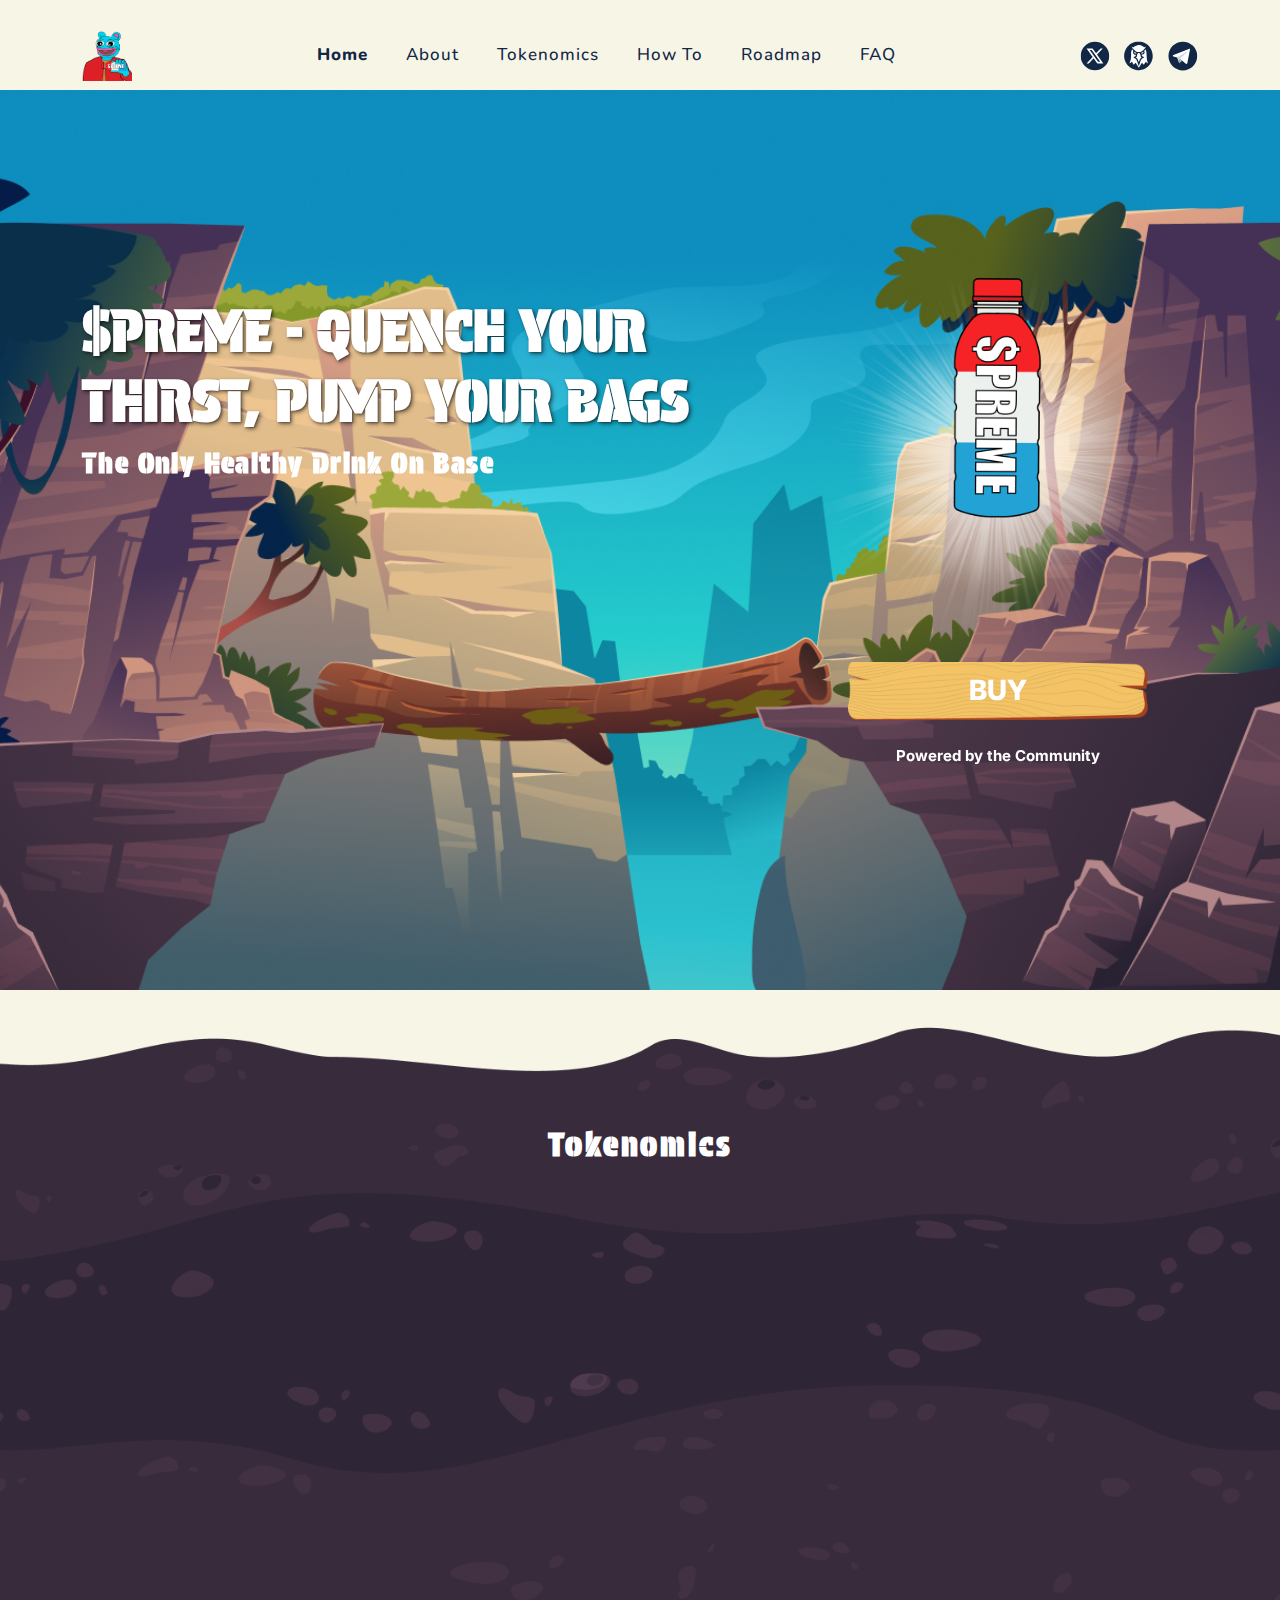
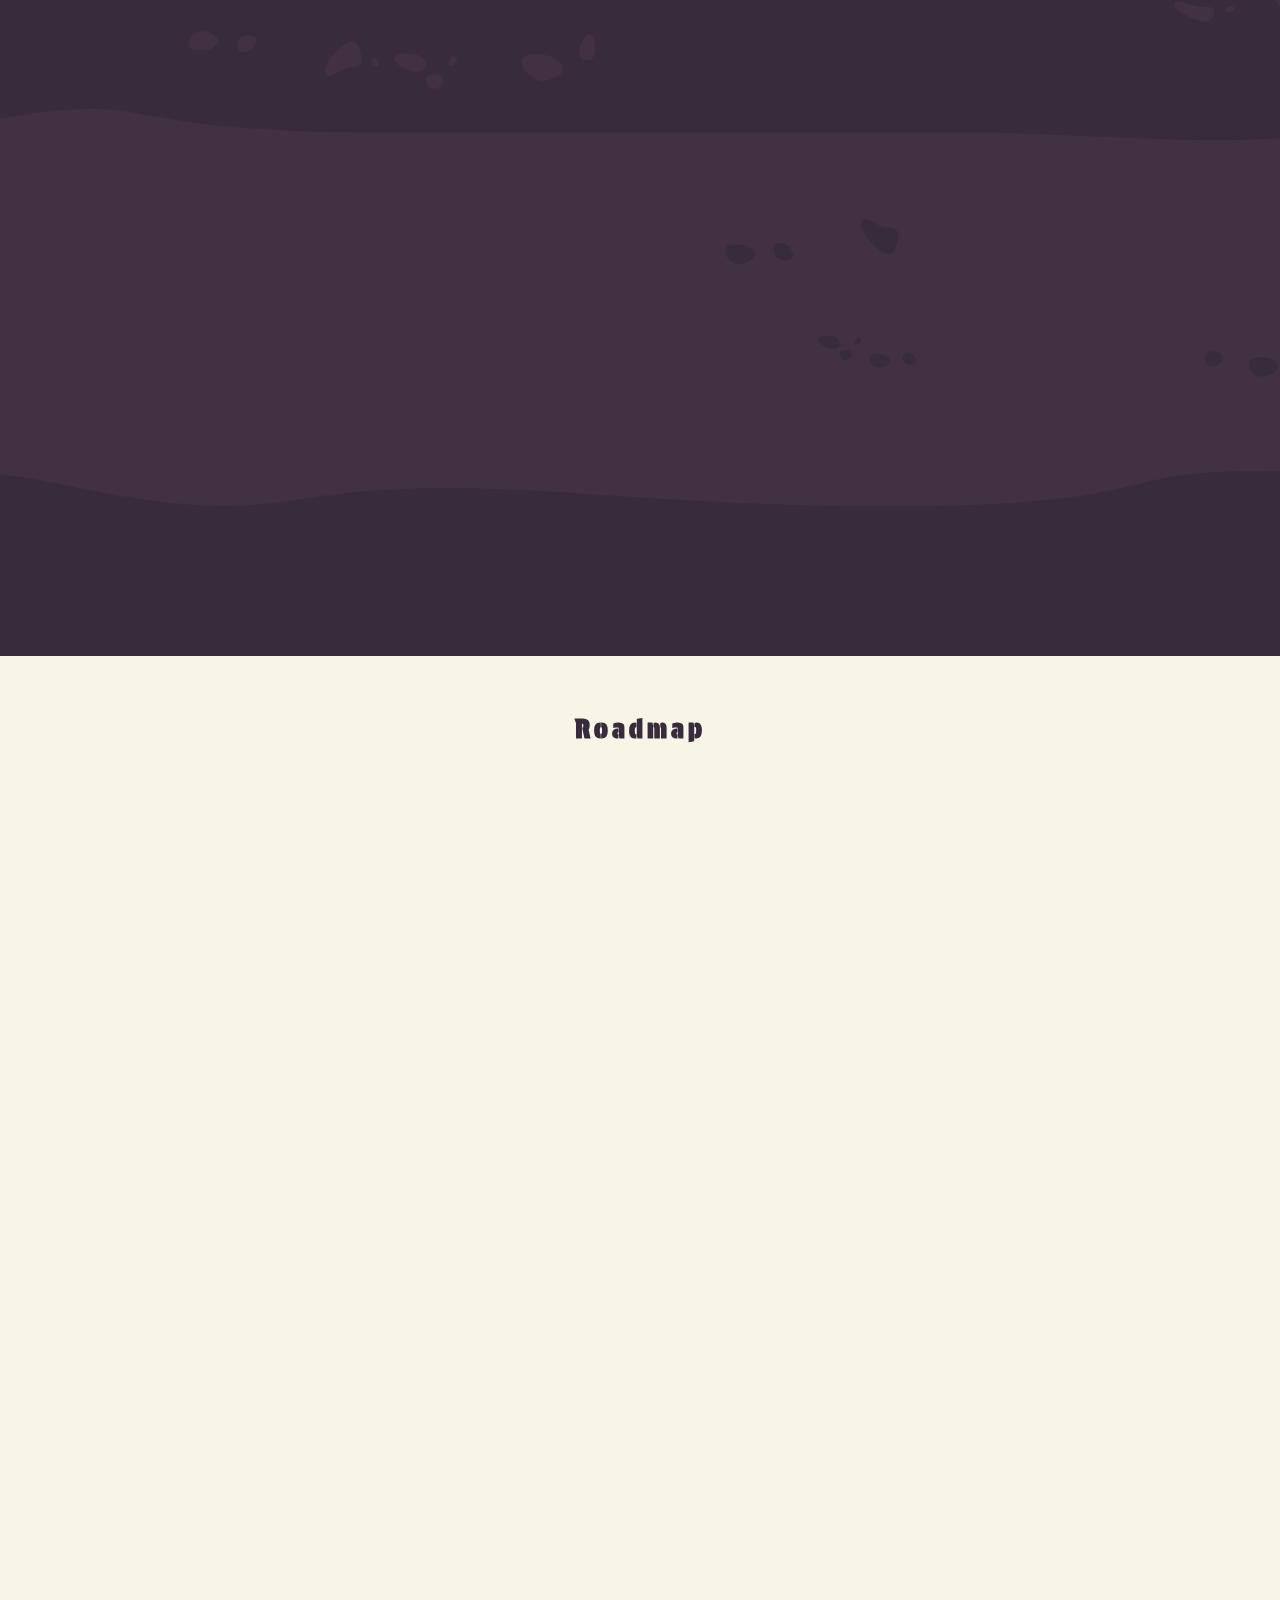
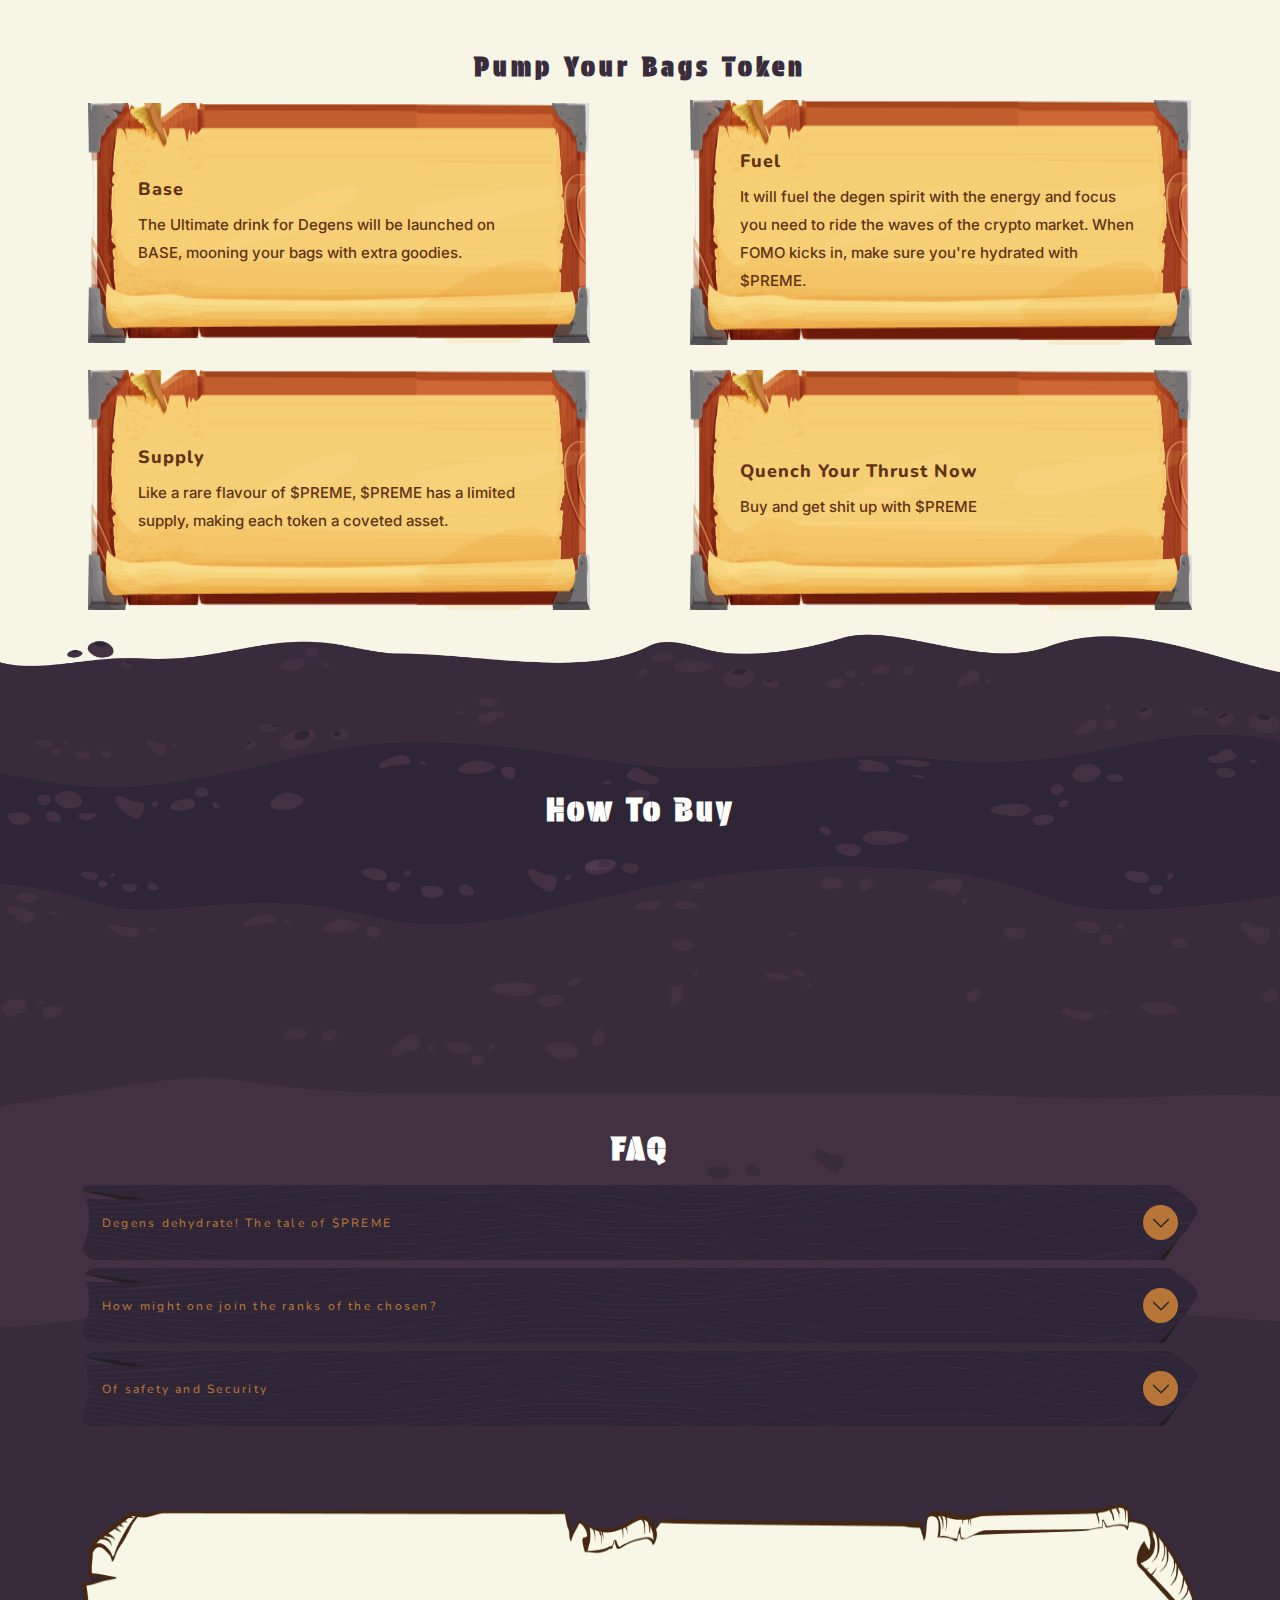
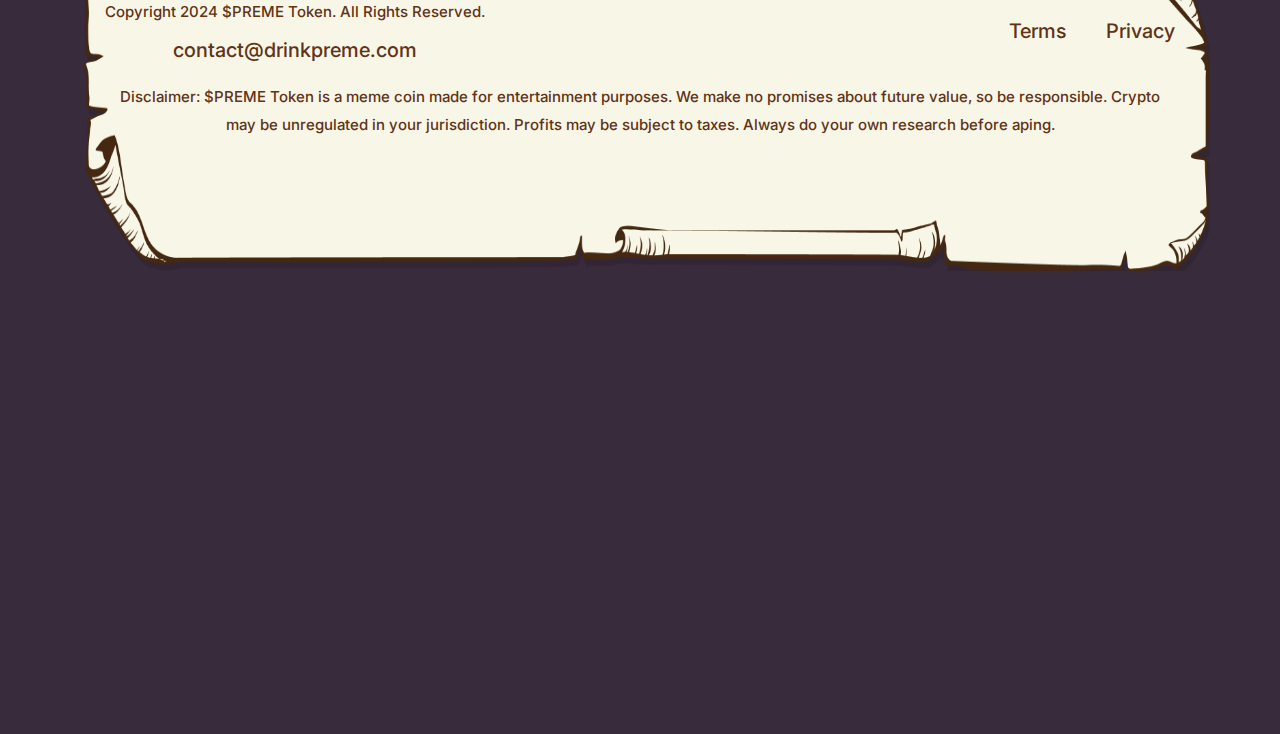
<file: index.html>
<!DOCTYPE html>
<html lang="en">

<head>
  <meta charset="UTF-8" />
  <meta name="viewport" content="width=device-width, initial-scale=1.0, maximum-scale=1.0" />
  <title>$preme</title>
  <!-- Favicon -->
  <link rel="icon" href="assets/images/nav-logo.png" type="image/x-icon" />
  <!-- All Plugins CSS -->
  <link rel="stylesheet" href="./assets/css/plugins/bootstrap.min.css" />
  <link rel="stylesheet" href="./assets/css/plugins/aos.css" />
  <link rel="stylesheet" href="./assets/css/plugins/nice-select.min.css" />
  <link rel="stylesheet" href="./assets/css/plugins/owl.carousel.min.css" />
  <!-- Font Awesome CDN -->
  <link href="https://cdnjs.cloudflare.com/ajax/libs/font-awesome/6.0.0-beta3/css/all.min.css" rel="stylesheet" />
  <!-- Custom Css -->
  <link rel="stylesheet" href="./assets/css/helper.css" />
  <link rel="stylesheet" href="./assets/css/style.css" />
  <link rel="stylesheet" href="./assets/css/responsive.css" />
</head>

<body>
  <!-- header area starts -->
  <header class="header-for-desktop">
    <div class="container navbar-items-container">
      <a href="index.html" class="header-logo">
        <img src="assets/images/nav-logo.png" alt="" srcset="" />
      </a>
      <!-- routes -->
      <div class="header-routes">
        <a href="index.html" class="bi-route active">Home</a>
        <a href="https://docs.google.com/document/d/1v-UChPhricnss7Vpx_NDcbNfX4wJj-D0kUDNfsmH-Gk/edit?usp=sharing"
          target="_blank" class="bi-route">About</a>
        <a href="#tokenomics-section-link" class="bi-route">Tokenomics</a>
        <a href="#how-to-section-link" class="bi-route">How to</a>
        <a href="#roadmap-section-link" class="bi-route">Roadmap</a>
        <a href="#faq-section-link" class="bi-route">FAQ</a>
      </div>
      <!-- social links -->
      <div class="header-social-links">
        <a href="https://x.com/PREME_BASE" target="_blank">
          <svg xmlns="http://www.w3.org/2000/svg" width="30" height="30" viewBox="0 0 30 30" fill="none">
            <g clip-path="url(#clip0_24699_24105)">
              <path
                d="M29.2288 14.9113C29.2288 22.8015 22.8328 29.1975 14.9425 29.1975C7.05227 29.1975 0.65625 22.8015 0.65625 14.9113C0.65625 7.02102 7.05227 0.625 14.9425 0.625C22.8328 0.625 29.2288 7.02102 29.2288 14.9113Z"
                fill="#122746" />
              <path
                d="M17.0039 13.5991L22.7831 7.41797H20.5884L16.0527 12.2702L12.5789 7.41797H6.57617L12.6522 15.9057L6.57617 22.4053H8.77075L13.6043 17.2353L17.3052 22.4053H23.3079L17.0039 13.5991ZM9.66885 9.00708H11.7613L20.2146 20.8148H18.1221L9.66885 9.00708Z"
                fill="white" />
            </g>
            <defs>
              <clipPath id="clip0_24699_24105">
                <rect width="28.75" height="30" fill="white" transform="translate(0.65625)" />
              </clipPath>
            </defs>
          </svg>
        </a>

        <a href="#">
          <svg xmlns="http://www.w3.org/2000/svg" width="31" height="30" viewBox="0 0 31 30" fill="none">
            <path
              d="M22.5563 4.19785L13.1801 2.8584L7.37579 3.30487L5.58984 22.9502L14.073 27.8615H18.5379L26.1281 22.9502L25.2351 6.87675L22.5563 4.19785Z"
              fill="white" />
            <path
              d="M14.9145 0.625C15.256 0.625 15.601 0.625 15.9425 0.625C15.9669 0.628485 15.9913 0.638941 16.0156 0.638941C16.1028 0.642427 16.1865 0.638941 16.2735 0.645913C16.8799 0.684251 17.4793 0.757444 18.0751 0.868976C19.375 1.11295 20.6156 1.52075 21.7935 2.12023C24.794 3.64334 27.0138 5.93324 28.4251 8.98991C29.2266 10.7222 29.6518 12.545 29.6936 14.455C29.711 15.1974 29.6971 15.9398 29.5996 16.6788C29.5229 17.2781 29.4183 17.8708 29.265 18.4528C28.5436 21.2166 27.1358 23.5728 25.0169 25.4898C22.4974 27.7658 19.5319 28.989 16.1411 29.1808C15.4441 29.2191 14.7506 29.1983 14.0606 29.1354C13.3671 29.0728 12.6841 28.9576 12.0082 28.7869C9.35268 28.1246 7.07012 26.8106 5.16392 24.8484C3.55392 23.1929 2.41439 21.2515 1.7453 19.0383C1.41076 17.9404 1.21561 16.8181 1.15985 15.6714C1.15636 15.5878 1.13894 15.5041 1.125 15.4204C1.125 15.0789 1.125 14.7338 1.125 14.3923C1.13545 14.312 1.15288 14.232 1.15985 14.1483C1.18773 13.8415 1.20515 13.5349 1.23652 13.2281C1.29924 12.6391 1.40379 12.0536 1.55015 11.4785C2.26803 8.62046 3.72468 6.2051 5.92012 4.23934C7.67995 2.67091 9.71511 1.60439 12.0116 1.03628C12.6006 0.889889 13.1964 0.778356 13.7993 0.719105C14.1478 0.684251 14.4998 0.666825 14.8518 0.638941C14.8726 0.638941 14.8935 0.628485 14.9145 0.625ZM15.7926 26.8525C16.838 25.169 17.8731 23.503 18.915 21.83C19.5701 22.4331 20.2114 23.0255 20.8666 23.625C21.4904 22.6316 22.1071 21.6489 22.7275 20.659C23.5116 21.2724 24.2851 21.8789 25.0588 22.4888C25.0588 22.4888 25.0658 22.4888 25.0658 22.4923C25.0658 22.4923 25.0728 22.4923 25.0763 22.4923C25.0763 22.4923 25.0763 22.4888 25.0833 22.4819C25.0763 22.454 25.0658 22.4261 25.0554 22.3946C24.902 21.966 24.7556 21.5408 24.5988 21.1121C24.306 20.3105 24.0308 19.5018 23.9506 18.6445C23.9158 18.2575 23.867 17.8743 23.8286 17.4908C23.7974 17.1561 23.7694 16.8216 23.745 16.4835C23.7136 16.0513 23.6823 15.6156 23.6579 15.1834C23.6335 14.7826 23.6125 14.3784 23.5951 13.9775C23.5638 13.3885 23.5325 12.7995 23.5081 12.2069C23.4871 11.7538 23.4523 11.3007 23.3756 10.8546C23.2293 10.0007 22.9505 9.19208 22.5218 8.43574C22.5079 8.40786 22.4905 8.38346 22.4661 8.34513C22.4313 8.38695 22.3999 8.4218 22.372 8.46014C22.1211 8.76685 21.8771 9.08054 21.5914 9.35588C21.546 9.40119 21.5078 9.45348 21.4729 9.50575C21.3788 9.64514 21.33 9.80204 21.3335 9.97276C21.3335 10.1227 21.3684 10.2621 21.4171 10.4015C21.5043 10.6524 21.5705 10.9104 21.5914 11.1787C21.6541 11.9316 21.4171 12.566 20.8386 13.0643C20.525 13.3328 20.1591 13.507 19.7654 13.6185C19.511 13.6883 19.2566 13.7474 18.9986 13.8103C18.929 13.8276 18.8593 13.845 18.7861 13.8659C18.7756 14.0438 18.7791 14.2145 18.8105 14.3853C18.8836 14.7581 19.0859 15.0405 19.389 15.2601C19.5771 15.396 19.7863 15.4971 19.9919 15.6051C20.2184 15.7201 20.4449 15.8353 20.6644 15.9606C20.8213 16.0513 20.9606 16.1698 21.0756 16.3091C21.1 16.3406 21.1244 16.372 21.1489 16.4068C20.9466 16.5358 20.7585 16.6613 20.5425 16.7484C19.5458 17.1493 18.7478 17.7975 18.1624 18.7036C17.8138 19.2439 17.563 19.8295 17.3713 20.4394C17.19 21.0145 17.0194 21.593 16.8206 22.1611C16.4931 23.1161 16.148 24.0676 15.81 25.0226C15.8031 25.0436 15.7926 25.061 15.7823 25.0889C15.7718 25.068 15.7613 25.054 15.7579 25.0401C15.6603 24.7788 15.5556 24.5208 15.4686 24.2559C15.0225 22.921 14.5764 21.5861 14.1339 20.2478C13.9875 19.8085 13.8238 19.3764 13.6006 18.965C13.0849 18.0205 12.3427 17.327 11.3425 16.9156C11.2066 16.8599 11.0742 16.7833 10.9453 16.71C10.8059 16.6299 10.67 16.5428 10.5306 16.4556C10.5027 16.4383 10.4783 16.4208 10.4434 16.3999C10.4713 16.365 10.4923 16.3336 10.5166 16.3058C10.6595 16.1385 10.8372 16.006 11.0288 15.9015C11.2345 15.7899 11.4471 15.6854 11.6561 15.5808C11.8618 15.4798 12.0639 15.3751 12.2485 15.2393C12.5692 15.0023 12.7608 14.6885 12.7957 14.2876C12.8096 14.1274 12.8061 13.967 12.7713 13.8068C12.7469 13.7998 12.7295 13.7963 12.7121 13.7928C12.5413 13.7649 12.374 13.7405 12.2033 13.7161C11.9071 13.6674 11.6213 13.5941 11.346 13.4686C10.3842 13.026 9.87889 12.0779 10.0531 11.0393C10.0845 10.8546 10.1263 10.6734 10.1611 10.4886C10.196 10.2969 10.21 10.1052 10.1995 9.91009C10.1786 9.58941 10.0496 9.31754 9.83359 9.08403C9.61753 8.8505 9.35964 8.66578 9.08783 8.495C9.08435 8.495 9.07738 8.495 9.06692 8.495C9.05647 8.51241 9.04253 8.52985 9.03208 8.54728C8.4745 9.49181 8.17133 10.513 8.11557 11.6074C8.09117 12.0954 8.09814 12.5834 8.09465 13.0748C8.08769 13.7335 8.09117 14.3958 8.08072 15.0545C8.07025 15.762 8.02844 16.4695 7.9448 17.1736C7.88557 17.6825 7.80193 18.1844 7.68345 18.6828C7.5301 19.3345 7.32799 19.9723 7.11193 20.6066C6.90633 21.2201 6.69375 21.83 6.48467 22.4435C6.4742 22.4784 6.46375 22.5096 6.4533 22.5446C6.46027 22.5446 6.46375 22.5516 6.47073 22.5516C7.26875 21.9241 8.06329 21.2968 8.86829 20.6625C9.4851 21.6559 10.095 22.6423 10.7117 23.6355C11.3704 23.036 12.0221 22.4435 12.6807 21.844C13.7191 23.517 14.7506 25.1795 15.7926 26.863V26.8525ZM8.63132 5.54288C8.6348 5.57424 8.6348 5.5847 8.63828 5.59515C8.77072 5.97855 8.9345 6.34451 9.16102 6.67911C9.63494 7.37619 10.1786 8.0175 10.785 8.60653C11.4784 9.2792 12.2381 9.87516 13.0501 10.4015C13.3219 10.5758 13.5973 10.75 13.8795 10.9034C14.2698 11.1195 14.681 11.1404 15.0991 10.9766C15.249 10.9174 15.4058 10.8895 15.5661 10.8965C15.7823 10.9069 15.9948 10.9278 16.2109 10.9487C16.4444 10.9731 16.6778 10.9975 16.9113 11.0254C16.9705 11.0324 17.0298 11.0463 17.089 11.0567C17.2388 11.0776 17.3816 11.0672 17.5176 10.98C17.8348 10.7814 18.1624 10.5967 18.4759 10.398C19.274 9.89615 20.0266 9.34194 20.7201 8.70063C21.6611 7.82929 22.4278 6.82549 23.0098 5.68229C23.0271 5.64395 23.048 5.60561 23.0654 5.56728C22.9645 5.60561 22.8773 5.65789 22.7866 5.7032C22.6613 5.76943 22.5428 5.8461 22.4348 5.9437C22.3093 6.05174 22.1734 6.14236 22.02 6.21208C21.8598 6.28178 21.696 6.31663 21.5216 6.30269C21.3231 6.28875 21.1419 6.22253 20.978 6.11796C20.8004 6.00295 20.6261 5.88095 20.4589 5.74851C19.2496 4.797 17.887 4.23934 16.3468 4.12084C15.7544 4.07553 15.1654 4.10341 14.5834 4.20798C13.5763 4.38573 12.6458 4.75866 11.7921 5.31981C11.562 5.47316 11.3391 5.6335 11.109 5.79034C10.9069 5.92626 10.6978 6.05523 10.4747 6.15281C10.3284 6.21555 10.1786 6.26435 10.0183 6.27829C9.72555 6.30966 9.4607 6.22949 9.21329 6.07265C9.01814 5.94718 8.85435 5.79034 8.7045 5.61606C8.68359 5.59168 8.66268 5.57076 8.63132 5.5359V5.54288ZM12.6982 16.2779C12.7365 16.3023 12.7608 16.3233 12.7852 16.3371C13.4265 16.7309 13.9561 17.2468 14.3744 17.8743C14.6984 18.3586 14.9494 18.8815 15.1619 19.4253C15.371 19.9689 15.5696 20.5195 15.7718 21.0633C15.7823 21.0946 15.7961 21.126 15.817 21.1748C15.831 21.1295 15.8414 21.1051 15.8519 21.0771C15.932 20.8298 16.0121 20.5823 16.0958 20.3384C16.298 19.7354 16.5175 19.1359 16.8068 18.5643C17.2738 17.6371 17.9184 16.8704 18.8001 16.3091C18.8175 16.2988 18.8314 16.2848 18.8593 16.2639C18.814 16.25 18.7826 16.2395 18.7513 16.2291C18.5666 16.1768 18.3889 16.1106 18.225 16.013C17.8905 15.8178 17.678 15.532 17.5804 15.1555C17.528 14.9534 17.5071 14.7478 17.5141 14.5421C17.528 14.1065 17.4375 13.6918 17.2911 13.2839C17.1831 12.9806 17.0228 12.7019 16.7998 12.4649C16.2143 11.8375 15.2874 11.8968 14.7611 12.444C14.5276 12.6879 14.3744 12.9736 14.2663 13.2909C14.1374 13.6709 14.0886 14.0611 14.0571 14.4585C14.0398 14.7025 14.0189 14.9464 13.9596 15.1834C13.8655 15.5808 13.6529 15.891 13.2801 16.0756C13.1511 16.1385 13.0153 16.1803 12.8828 16.2291C12.827 16.25 12.7713 16.2604 12.6982 16.2779ZM11.4052 10.7535C11.3948 10.771 11.3878 10.7814 11.3843 10.7919C11.3216 10.9941 11.2693 11.1996 11.2484 11.4122C11.224 11.6562 11.2798 11.8723 11.468 12.0431C11.6144 12.179 11.7781 12.2871 11.9558 12.3742C12.1824 12.4858 12.4263 12.5485 12.6807 12.545C13.0013 12.545 13.301 12.4509 13.5868 12.3115C13.6355 12.2871 13.6844 12.2592 13.7505 12.2244C12.9629 11.7259 12.1893 11.238 11.4122 10.7465L11.4052 10.7535ZM17.8418 12.2383C17.9811 12.301 18.0996 12.3603 18.2215 12.4091C18.5388 12.5345 18.8698 12.6008 19.2078 12.531C19.6921 12.4334 20.0616 12.1895 20.2323 11.7016C20.2498 11.6492 20.2706 11.5935 20.288 11.5412C20.3474 11.3704 20.403 11.1996 20.4624 11.0289C20.4693 11.008 20.4728 10.987 20.4798 10.9626C20.3683 10.8999 20.2601 10.8406 20.1556 10.778C19.389 11.2624 18.6258 11.7434 17.8418 12.2383Z"
              fill="#122746" />
          </svg>
        </a>

        <a href="https://t.me/+R_FqHHPoMPdhMjc8" target="_blank">
          <svg xmlns="http://www.w3.org/2000/svg" width="31" height="30" viewBox="0 0 31 30" fill="none">
            <g clip-path="url(#clip0_24699_24117)">
              <path
                d="M15.8515 0.625C12.0391 0.625 8.38273 2.1395 5.6869 4.83534C2.99107 7.53118 1.47656 11.1875 1.47656 15C1.47656 18.8125 2.99107 22.4689 5.6869 25.1646C8.38273 27.8605 12.0391 29.375 15.8515 29.375C19.664 29.375 23.3204 27.8605 26.0163 25.1646C28.712 22.4689 30.2265 18.8125 30.2265 15C30.2265 11.1875 28.712 7.53118 26.0163 4.83534C23.3204 2.1395 19.664 0.625 15.8515 0.625Z"
                fill="#122746" />
              <path
                d="M23.0071 8.53125L20.3146 22.2781C20.3146 22.2781 20.1989 22.9063 19.4198 22.9063C19.0058 22.9063 18.7923 22.7094 18.7923 22.7094L12.9603 17.87L10.1069 16.4318L6.44488 15.4579C6.44488 15.4579 5.79297 15.2695 5.79297 14.7305C5.79297 14.2813 6.46357 14.067 6.46357 14.067L21.7844 7.98069C21.7844 7.98069 22.2523 7.81178 22.5938 7.8125C22.8037 7.8125 23.0429 7.90235 23.0429 8.17188C23.0429 8.35156 23.0071 8.53125 23.0071 8.53125Z"
                fill="white" />
              <path
                d="M15.1336 19.6761L12.6712 22.1011C12.6712 22.1011 12.5641 22.1839 12.4211 22.1874C12.3715 22.1889 12.3183 22.181 12.2637 22.1565L12.9566 17.8691L15.1336 19.6761Z"
                fill="#B0BEC5" />
              <path
                d="M20.0939 10.8283C19.9724 10.6702 19.7482 10.6414 19.5901 10.7615L10.1055 16.4374C10.1055 16.4374 11.6192 20.6723 11.8499 21.4054C12.0813 22.1393 12.2668 22.1558 12.2668 22.1558L12.9597 17.8684L20.0264 11.3314C20.1846 11.2114 20.2139 10.9864 20.0939 10.8283Z"
                fill="#CFD8DC" />
            </g>
            <defs>
              <clipPath id="clip0_24699_24117">
                <rect width="30" height="30" fill="white" transform="translate(0.40625)" />
              </clipPath>
            </defs>
          </svg>
        </a>
      </div>

      <!-- Language selector with flag icon -->
      <div style="display: none;" class="custom-select" id="languageSelector">
        <div class="select-trigger">
          <span>EN</span>
          <div class="language-flag">
            <img src="assets/images/en.png" alt="EN" />
          </div>
          <svg xmlns="http://www.w3.org/2000/svg" width="21" height="32" viewBox="0 0 21 32" fill="none">
            <mask id="mask0_24699_24152" style="mask-type: luminance" maskUnits="userSpaceOnUse" x="1" y="10" width="19"
              height="12">
              <path d="M1.09375 10.75V21.25H19.7604V10.75H1.09375Z" fill="white" />
            </mask>
            <g mask="url(#mask0_24699_24152)">
              <path d="M2.26367 11.916L10.4303 20.0827L18.597 11.916" stroke="#122746" stroke-width="2.33333"
                stroke-linecap="round" stroke-linejoin="round" />
            </g>
          </svg>
        </div>
        <ul class="select-options">
          <li data-value="en" data-img="assets/images/us.jpg">
            <span>US</span><img src="assets/images/us.jpg" alt="" srcset="" />
          </li>
          <li data-value="gb" data-img="assets/images/gb.jpg">
            <span>GB</span><img src="assets/images/gb.jpg" alt="" srcset="" />
          </li>
          <li data-value="fr" data-img="assets/images/fr.jpg">
            <span>FR</span><img src="assets/images/fr.jpg" alt="" srcset="" />
          </li>
          <li data-value="de" data-img="assets/images/de.jpg">
            <span>DE</span><img src="assets/images/de.jpg" alt="" srcset="" />
          </li>
          <li data-value="es" data-img="assets/images/es.jpg">
            <span>ES</span><img src="assets/images/es.jpg" alt="" srcset="" />
          </li>
        </ul>
      </div>
    </div>
  </header>



  <!-- mobile header -->
  <header class="header-for-mobile">
    <div class="container header-for-mobile-container">
      <a href="index.html" class="header-logo">
        <img src="assets/images/nav-logo.png" alt="" srcset="" />
      </a>
      <div class="mobile-header-routes">
        <svg id="open-mobile-header" xmlns="http://www.w3.org/2000/svg" width="24" height="24" viewBox="0 0 24 24"
          fill="none">
          <path d="M12 4.5H3" stroke="white" stroke-width="1.5" stroke-linecap="round" stroke-linejoin="round" />
          <path d="M12 9.5H3" stroke="white" stroke-width="1.5" stroke-linecap="round" stroke-linejoin="round" />
          <path d="M21 14.5H3" stroke="white" stroke-width="1.5" stroke-linecap="round" stroke-linejoin="round" />
          <path d="M21 19.5H3" stroke="white" stroke-width="1.5" stroke-linecap="round" stroke-linejoin="round" />
        </svg>
        <div class="mobile-header-route-box">
          <!-- Language selector with flag icon -->
          <div style="display: none;" class="custom-select-mobile" id="languageSelector-mobile">
            <div class="select-trigger-mobile">
              <span>EN</span>
              <div class="language-flag" data-mobile-flag-prev>
                <img src="assets/images/en.png" alt="EN" />
              </div>
              <svg xmlns="http://www.w3.org/2000/svg" width="21" height="32" viewBox="0 0 21 32" fill="none">
                <mask id="mask0_24699_24152" style="mask-type: luminance" maskUnits="userSpaceOnUse" x="1" y="10"
                  width="19" height="12">
                  <path d="M1.09375 10.75V21.25H19.7604V10.75H1.09375Z" fill="white" />
                </mask>
                <g mask="url(#mask0_24699_24152)">
                  <path d="M2.26367 11.916L10.4303 20.0827L18.597 11.916" stroke="#122746" stroke-width="2.33333"
                    stroke-linecap="round" stroke-linejoin="round" />
                </g>
              </svg>
            </div>
            <ul class="select-options-mobile">
              <li data-value="en" data-img="assets/images/us.jpg" options-mb>
                <span>US</span><img src="assets/images/us.jpg" alt="" srcset="" />
              </li>
              <li data-value="gb" data-img="assets/images/gb.jpg" options-mb>
                <span>GB</span><img src="assets/images/gb.jpg" alt="" srcset="" />
              </li>
              <li data-value="fr" data-img="assets/images/fr.jpg" options-mb>
                <span>FR</span><img src="assets/images/fr.jpg" alt="" srcset="" />
              </li>
              <li data-value="de" data-img="assets/images/de.jpg" options-mb>
                <span>DE</span><img src="assets/images/de.jpg" alt="" srcset="" />
              </li>
              <li data-value="es" data-img="assets/images/es.jpg" options-mb>
                <span>ES</span><img src="assets/images/es.jpg" alt="" srcset="" />
              </li>
            </ul>
          </div>



          <!-- routes -->
          <div class="header-routes-mobile">
            <a href="index.html" class="bi-route active">Home</a>
            <a href="https://docs.google.com/document/d/1v-UChPhricnss7Vpx_NDcbNfX4wJj-D0kUDNfsmH-Gk/edit?usp=sharing"
              class="bi-route" target="_blank">About</a>
            <a href="#tokenomics-section-link" class="bi-route">Tokenomics</a>
            <a href="#how-to-section-link" class="bi-route">How to</a>
            <a href="#roadmap-section-link" class="bi-route">Roadmap</a>
            <a href="#faq-section-link" class="bi-route">FAQ</a>
          </div>






          <!-- social links -->
          <div class="header-social-links">
            <a href="https://x.com/PREME_BASE" target="_blank">
              <svg xmlns="http://www.w3.org/2000/svg" width="30" height="30" viewBox="0 0 30 30" fill="none">
                <g clip-path="url(#clip0_24699_24105)">
                  <path
                    d="M29.2288 14.9113C29.2288 22.8015 22.8328 29.1975 14.9425 29.1975C7.05227 29.1975 0.65625 22.8015 0.65625 14.9113C0.65625 7.02102 7.05227 0.625 14.9425 0.625C22.8328 0.625 29.2288 7.02102 29.2288 14.9113Z"
                    fill="#122746" />
                  <path
                    d="M17.0039 13.5991L22.7831 7.41797H20.5884L16.0527 12.2702L12.5789 7.41797H6.57617L12.6522 15.9057L6.57617 22.4053H8.77075L13.6043 17.2353L17.3052 22.4053H23.3079L17.0039 13.5991ZM9.66885 9.00708H11.7613L20.2146 20.8148H18.1221L9.66885 9.00708Z"
                    fill="white" />
                </g>
                <defs>
                  <clipPath id="clip0_24699_24105">
                    <rect width="28.75" height="30" fill="white" transform="translate(0.65625)" />
                  </clipPath>
                </defs>
              </svg>
            </a>

            <a href="#">
              <svg xmlns="http://www.w3.org/2000/svg" width="31" height="30" viewBox="0 0 31 30" fill="none">
                <path
                  d="M22.5563 4.19785L13.1801 2.8584L7.37579 3.30487L5.58984 22.9502L14.073 27.8615H18.5379L26.1281 22.9502L25.2351 6.87675L22.5563 4.19785Z"
                  fill="white" />
                <path
                  d="M14.9145 0.625C15.256 0.625 15.601 0.625 15.9425 0.625C15.9669 0.628485 15.9913 0.638941 16.0156 0.638941C16.1028 0.642427 16.1865 0.638941 16.2735 0.645913C16.8799 0.684251 17.4793 0.757444 18.0751 0.868976C19.375 1.11295 20.6156 1.52075 21.7935 2.12023C24.794 3.64334 27.0138 5.93324 28.4251 8.98991C29.2266 10.7222 29.6518 12.545 29.6936 14.455C29.711 15.1974 29.6971 15.9398 29.5996 16.6788C29.5229 17.2781 29.4183 17.8708 29.265 18.4528C28.5436 21.2166 27.1358 23.5728 25.0169 25.4898C22.4974 27.7658 19.5319 28.989 16.1411 29.1808C15.4441 29.2191 14.7506 29.1983 14.0606 29.1354C13.3671 29.0728 12.6841 28.9576 12.0082 28.7869C9.35268 28.1246 7.07012 26.8106 5.16392 24.8484C3.55392 23.1929 2.41439 21.2515 1.7453 19.0383C1.41076 17.9404 1.21561 16.8181 1.15985 15.6714C1.15636 15.5878 1.13894 15.5041 1.125 15.4204C1.125 15.0789 1.125 14.7338 1.125 14.3923C1.13545 14.312 1.15288 14.232 1.15985 14.1483C1.18773 13.8415 1.20515 13.5349 1.23652 13.2281C1.29924 12.6391 1.40379 12.0536 1.55015 11.4785C2.26803 8.62046 3.72468 6.2051 5.92012 4.23934C7.67995 2.67091 9.71511 1.60439 12.0116 1.03628C12.6006 0.889889 13.1964 0.778356 13.7993 0.719105C14.1478 0.684251 14.4998 0.666825 14.8518 0.638941C14.8726 0.638941 14.8935 0.628485 14.9145 0.625ZM15.7926 26.8525C16.838 25.169 17.8731 23.503 18.915 21.83C19.5701 22.4331 20.2114 23.0255 20.8666 23.625C21.4904 22.6316 22.1071 21.6489 22.7275 20.659C23.5116 21.2724 24.2851 21.8789 25.0588 22.4888C25.0588 22.4888 25.0658 22.4888 25.0658 22.4923C25.0658 22.4923 25.0728 22.4923 25.0763 22.4923C25.0763 22.4923 25.0763 22.4888 25.0833 22.4819C25.0763 22.454 25.0658 22.4261 25.0554 22.3946C24.902 21.966 24.7556 21.5408 24.5988 21.1121C24.306 20.3105 24.0308 19.5018 23.9506 18.6445C23.9158 18.2575 23.867 17.8743 23.8286 17.4908C23.7974 17.1561 23.7694 16.8216 23.745 16.4835C23.7136 16.0513 23.6823 15.6156 23.6579 15.1834C23.6335 14.7826 23.6125 14.3784 23.5951 13.9775C23.5638 13.3885 23.5325 12.7995 23.5081 12.2069C23.4871 11.7538 23.4523 11.3007 23.3756 10.8546C23.2293 10.0007 22.9505 9.19208 22.5218 8.43574C22.5079 8.40786 22.4905 8.38346 22.4661 8.34513C22.4313 8.38695 22.3999 8.4218 22.372 8.46014C22.1211 8.76685 21.8771 9.08054 21.5914 9.35588C21.546 9.40119 21.5078 9.45348 21.4729 9.50575C21.3788 9.64514 21.33 9.80204 21.3335 9.97276C21.3335 10.1227 21.3684 10.2621 21.4171 10.4015C21.5043 10.6524 21.5705 10.9104 21.5914 11.1787C21.6541 11.9316 21.4171 12.566 20.8386 13.0643C20.525 13.3328 20.1591 13.507 19.7654 13.6185C19.511 13.6883 19.2566 13.7474 18.9986 13.8103C18.929 13.8276 18.8593 13.845 18.7861 13.8659C18.7756 14.0438 18.7791 14.2145 18.8105 14.3853C18.8836 14.7581 19.0859 15.0405 19.389 15.2601C19.5771 15.396 19.7863 15.4971 19.9919 15.6051C20.2184 15.7201 20.4449 15.8353 20.6644 15.9606C20.8213 16.0513 20.9606 16.1698 21.0756 16.3091C21.1 16.3406 21.1244 16.372 21.1489 16.4068C20.9466 16.5358 20.7585 16.6613 20.5425 16.7484C19.5458 17.1493 18.7478 17.7975 18.1624 18.7036C17.8138 19.2439 17.563 19.8295 17.3713 20.4394C17.19 21.0145 17.0194 21.593 16.8206 22.1611C16.4931 23.1161 16.148 24.0676 15.81 25.0226C15.8031 25.0436 15.7926 25.061 15.7823 25.0889C15.7718 25.068 15.7613 25.054 15.7579 25.0401C15.6603 24.7788 15.5556 24.5208 15.4686 24.2559C15.0225 22.921 14.5764 21.5861 14.1339 20.2478C13.9875 19.8085 13.8238 19.3764 13.6006 18.965C13.0849 18.0205 12.3427 17.327 11.3425 16.9156C11.2066 16.8599 11.0742 16.7833 10.9453 16.71C10.8059 16.6299 10.67 16.5428 10.5306 16.4556C10.5027 16.4383 10.4783 16.4208 10.4434 16.3999C10.4713 16.365 10.4923 16.3336 10.5166 16.3058C10.6595 16.1385 10.8372 16.006 11.0288 15.9015C11.2345 15.7899 11.4471 15.6854 11.6561 15.5808C11.8618 15.4798 12.0639 15.3751 12.2485 15.2393C12.5692 15.0023 12.7608 14.6885 12.7957 14.2876C12.8096 14.1274 12.8061 13.967 12.7713 13.8068C12.7469 13.7998 12.7295 13.7963 12.7121 13.7928C12.5413 13.7649 12.374 13.7405 12.2033 13.7161C11.9071 13.6674 11.6213 13.5941 11.346 13.4686C10.3842 13.026 9.87889 12.0779 10.0531 11.0393C10.0845 10.8546 10.1263 10.6734 10.1611 10.4886C10.196 10.2969 10.21 10.1052 10.1995 9.91009C10.1786 9.58941 10.0496 9.31754 9.83359 9.08403C9.61753 8.8505 9.35964 8.66578 9.08783 8.495C9.08435 8.495 9.07738 8.495 9.06692 8.495C9.05647 8.51241 9.04253 8.52985 9.03208 8.54728C8.4745 9.49181 8.17133 10.513 8.11557 11.6074C8.09117 12.0954 8.09814 12.5834 8.09465 13.0748C8.08769 13.7335 8.09117 14.3958 8.08072 15.0545C8.07025 15.762 8.02844 16.4695 7.9448 17.1736C7.88557 17.6825 7.80193 18.1844 7.68345 18.6828C7.5301 19.3345 7.32799 19.9723 7.11193 20.6066C6.90633 21.2201 6.69375 21.83 6.48467 22.4435C6.4742 22.4784 6.46375 22.5096 6.4533 22.5446C6.46027 22.5446 6.46375 22.5516 6.47073 22.5516C7.26875 21.9241 8.06329 21.2968 8.86829 20.6625C9.4851 21.6559 10.095 22.6423 10.7117 23.6355C11.3704 23.036 12.0221 22.4435 12.6807 21.844C13.7191 23.517 14.7506 25.1795 15.7926 26.863V26.8525ZM8.63132 5.54288C8.6348 5.57424 8.6348 5.5847 8.63828 5.59515C8.77072 5.97855 8.9345 6.34451 9.16102 6.67911C9.63494 7.37619 10.1786 8.0175 10.785 8.60653C11.4784 9.2792 12.2381 9.87516 13.0501 10.4015C13.3219 10.5758 13.5973 10.75 13.8795 10.9034C14.2698 11.1195 14.681 11.1404 15.0991 10.9766C15.249 10.9174 15.4058 10.8895 15.5661 10.8965C15.7823 10.9069 15.9948 10.9278 16.2109 10.9487C16.4444 10.9731 16.6778 10.9975 16.9113 11.0254C16.9705 11.0324 17.0298 11.0463 17.089 11.0567C17.2388 11.0776 17.3816 11.0672 17.5176 10.98C17.8348 10.7814 18.1624 10.5967 18.4759 10.398C19.274 9.89615 20.0266 9.34194 20.7201 8.70063C21.6611 7.82929 22.4278 6.82549 23.0098 5.68229C23.0271 5.64395 23.048 5.60561 23.0654 5.56728C22.9645 5.60561 22.8773 5.65789 22.7866 5.7032C22.6613 5.76943 22.5428 5.8461 22.4348 5.9437C22.3093 6.05174 22.1734 6.14236 22.02 6.21208C21.8598 6.28178 21.696 6.31663 21.5216 6.30269C21.3231 6.28875 21.1419 6.22253 20.978 6.11796C20.8004 6.00295 20.6261 5.88095 20.4589 5.74851C19.2496 4.797 17.887 4.23934 16.3468 4.12084C15.7544 4.07553 15.1654 4.10341 14.5834 4.20798C13.5763 4.38573 12.6458 4.75866 11.7921 5.31981C11.562 5.47316 11.3391 5.6335 11.109 5.79034C10.9069 5.92626 10.6978 6.05523 10.4747 6.15281C10.3284 6.21555 10.1786 6.26435 10.0183 6.27829C9.72555 6.30966 9.4607 6.22949 9.21329 6.07265C9.01814 5.94718 8.85435 5.79034 8.7045 5.61606C8.68359 5.59168 8.66268 5.57076 8.63132 5.5359V5.54288ZM12.6982 16.2779C12.7365 16.3023 12.7608 16.3233 12.7852 16.3371C13.4265 16.7309 13.9561 17.2468 14.3744 17.8743C14.6984 18.3586 14.9494 18.8815 15.1619 19.4253C15.371 19.9689 15.5696 20.5195 15.7718 21.0633C15.7823 21.0946 15.7961 21.126 15.817 21.1748C15.831 21.1295 15.8414 21.1051 15.8519 21.0771C15.932 20.8298 16.0121 20.5823 16.0958 20.3384C16.298 19.7354 16.5175 19.1359 16.8068 18.5643C17.2738 17.6371 17.9184 16.8704 18.8001 16.3091C18.8175 16.2988 18.8314 16.2848 18.8593 16.2639C18.814 16.25 18.7826 16.2395 18.7513 16.2291C18.5666 16.1768 18.3889 16.1106 18.225 16.013C17.8905 15.8178 17.678 15.532 17.5804 15.1555C17.528 14.9534 17.5071 14.7478 17.5141 14.5421C17.528 14.1065 17.4375 13.6918 17.2911 13.2839C17.1831 12.9806 17.0228 12.7019 16.7998 12.4649C16.2143 11.8375 15.2874 11.8968 14.7611 12.444C14.5276 12.6879 14.3744 12.9736 14.2663 13.2909C14.1374 13.6709 14.0886 14.0611 14.0571 14.4585C14.0398 14.7025 14.0189 14.9464 13.9596 15.1834C13.8655 15.5808 13.6529 15.891 13.2801 16.0756C13.1511 16.1385 13.0153 16.1803 12.8828 16.2291C12.827 16.25 12.7713 16.2604 12.6982 16.2779ZM11.4052 10.7535C11.3948 10.771 11.3878 10.7814 11.3843 10.7919C11.3216 10.9941 11.2693 11.1996 11.2484 11.4122C11.224 11.6562 11.2798 11.8723 11.468 12.0431C11.6144 12.179 11.7781 12.2871 11.9558 12.3742C12.1824 12.4858 12.4263 12.5485 12.6807 12.545C13.0013 12.545 13.301 12.4509 13.5868 12.3115C13.6355 12.2871 13.6844 12.2592 13.7505 12.2244C12.9629 11.7259 12.1893 11.238 11.4122 10.7465L11.4052 10.7535ZM17.8418 12.2383C17.9811 12.301 18.0996 12.3603 18.2215 12.4091C18.5388 12.5345 18.8698 12.6008 19.2078 12.531C19.6921 12.4334 20.0616 12.1895 20.2323 11.7016C20.2498 11.6492 20.2706 11.5935 20.288 11.5412C20.3474 11.3704 20.403 11.1996 20.4624 11.0289C20.4693 11.008 20.4728 10.987 20.4798 10.9626C20.3683 10.8999 20.2601 10.8406 20.1556 10.778C19.389 11.2624 18.6258 11.7434 17.8418 12.2383Z"
                  fill="#122746" />
              </svg>
            </a>

            <a href="https://t.me/+R_FqHHPoMPdhMjc8" target="_blank">
              <svg xmlns="http://www.w3.org/2000/svg" width="31" height="30" viewBox="0 0 31 30" fill="none">
                <g clip-path="url(#clip0_24699_24117)">
                  <path
                    d="M15.8515 0.625C12.0391 0.625 8.38273 2.1395 5.6869 4.83534C2.99107 7.53118 1.47656 11.1875 1.47656 15C1.47656 18.8125 2.99107 22.4689 5.6869 25.1646C8.38273 27.8605 12.0391 29.375 15.8515 29.375C19.664 29.375 23.3204 27.8605 26.0163 25.1646C28.712 22.4689 30.2265 18.8125 30.2265 15C30.2265 11.1875 28.712 7.53118 26.0163 4.83534C23.3204 2.1395 19.664 0.625 15.8515 0.625Z"
                    fill="#122746" />
                  <path
                    d="M23.0071 8.53125L20.3146 22.2781C20.3146 22.2781 20.1989 22.9063 19.4198 22.9063C19.0058 22.9063 18.7923 22.7094 18.7923 22.7094L12.9603 17.87L10.1069 16.4318L6.44488 15.4579C6.44488 15.4579 5.79297 15.2695 5.79297 14.7305C5.79297 14.2813 6.46357 14.067 6.46357 14.067L21.7844 7.98069C21.7844 7.98069 22.2523 7.81178 22.5938 7.8125C22.8037 7.8125 23.0429 7.90235 23.0429 8.17188C23.0429 8.35156 23.0071 8.53125 23.0071 8.53125Z"
                    fill="white" />
                  <path
                    d="M15.1336 19.6761L12.6712 22.1011C12.6712 22.1011 12.5641 22.1839 12.4211 22.1874C12.3715 22.1889 12.3183 22.181 12.2637 22.1565L12.9566 17.8691L15.1336 19.6761Z"
                    fill="#B0BEC5" />
                  <path
                    d="M20.0939 10.8283C19.9724 10.6702 19.7482 10.6414 19.5901 10.7615L10.1055 16.4374C10.1055 16.4374 11.6192 20.6723 11.8499 21.4054C12.0813 22.1393 12.2668 22.1558 12.2668 22.1558L12.9597 17.8684L20.0264 11.3314C20.1846 11.2114 20.2139 10.9864 20.0939 10.8283Z"
                    fill="#CFD8DC" />
                </g>
                <defs>
                  <clipPath id="clip0_24699_24117">
                    <rect width="30" height="30" fill="white" transform="translate(0.40625)" />
                  </clipPath>
                </defs>
              </svg>
            </a>
          </div>


        </div>
      </div>
    </div>
  </header>
  <!-- header area ends -->

  <!-- main area starts -->
  <main>
    <!-- banner -->
    <div class="banner-section" id="banner-section-link">
      <div class="container banner-contents-container">
        <div class="banner-contents-left" data-aos="fade-right">
          <div class="banner-title" data-aos="zoom-in" data-aos-delay="500">
            $PREME - QUENCH YOUR THIRST, PUMP YOUR BAGS
          </div>
          <div class="banner-subtitle" data-aos="zoom-in" data-aos-delay="1000">
            The Only Healthy Drink On Base
          </div>
        </div>
        <div class="banner-contents-right">
          <div class="preme-botle-shine-box" data-aos="fade-left">
            <div class="shine-bottle-image">
              <img src="assets/images/bottle-shine.png" alt="" srcset="">
            </div>
            <a href="https://app.uniswap.org/" class="tab-submit-btn">Buy</a>
            <p class="powered-by">Powered by the Community</p>
          </div>
        </div>
      </div>
    </div>
    <!-- about section -->
    <!-- <div class="about-section" id="about-section-link">
      <div class="water-fall" data-water-fall>
        <img src="assets/images/water-fall.png" alt="" srcset="" />
      </div>
      <div class="container about-us-container">
        <div class="about-left" data-aos="fade-right">
          <div class="about-botle-logo">
            <img src="assets/images/spreme-bottle.png" alt="" srcset="" />
          </div>
          <h1 class="about-title">About Us</h1>
          <div class="about_paras">
            <p> In a world where hydration reigns supreme and the thirst for gains is unrelenting, $PREME emerges as a
              revolutionary force in the crypto space; the first meme coin to bridge the gap between fun, innovation,
              and
              opportunity. $PREME is more than just a token; it’s a movement inspired by the meteoric rise of two
              cultural
              giants: PRIME, the energy and hydration drink that transformed the beverage industry, and $BRETT, the
              number
              one crypto token dominating the Base blockchain.</p>

            <p>Just as PRIME redefined hydration with its unique blend of energy and refreshment, $PREME aims to
              redefine
              what it means to be a meme coin by infusing it with utility, cultural relevance, and community-driven
              energy. $PREME doesn’t just quench the thirst for gains; it creates a vibrant ecosystem where friends,
              memes, and financial growth come together in perfect harmony.</p>

            <p>$PREME also draws inspiration from $BRETT, the token that became a phenomenon on the Base chain, proving
              that memes and utility can coexist in the crypto world. By building on these foundations, $PREME sets out
              to
              not only ride the wave of meme culture but to shape it. The token bridges the gap between humor and
              seriousness, entertainment and value, offering investors a chance to be part of something innovative,
              engaging, and rewarding.</p>

          </div>
        </div>
        <div class="about-right" style="display: none;">
          <div class="spreme-cat">
            <img data-aos="zoom-in" src="assets/images/spreme-with-bottole.png" alt="" srcset="" />
          </div>
        </div>
      </div>
      <div class="flame-wrapper" data-aos="zoom-in">
        <img src="assets/images/about-flower.png" alt="" srcset="" />
      </div>
      <div class="water-img" data-water-img>
        <img src="assets/images/water.png" alt="" srcset="" />
      </div>
      <div class="pond-wrapper">
        <img src="assets/images/pond.png" alt="" srcset="" />
      </div>
    </div> -->


    <!-- token section -->
    <div class="token-section" id="tokenomics-section-link">
      <!-- left-hill -->
      <div class="float-hill left-hill" data-aos="fade-right" data-aos-delay="500">
        <img src="assets/images/hill-1.png" alt="" srcset="" />
      </div>
      <!-- right hill -->
      <div class="float-hill right-hill" data-aos="fade-left" data-aos-delay="600">
        <img src="assets/images/hill-2.png" alt="" srcset="" />
      </div>
      <!-- token contents -->
      <div class="container token-content-container">
        <div class="token-section-title">Tokenomics</div>
        <div class="token-info-container" data-aos="zoom-in" data-aos-delay="500">
          <div class="pie-chart" id="chart"></div>
          <!-- percentage -->
          <div class="percentage-of-token">
            <div class="percentage-item">
              <h1 class="percent-title">Team</h1>
              <div class="percent-num">10%</div>
            </div>

            <div class="percentage-item">
              <h1 class="percent-title">Listing On Exchanges</h1>
              <div class="percent-num">10%</div>
            </div>
            <div class="percentage-item">
              <h1 class="percent-title">Community Rewards</h1>
              <div class="percent-num">20%</div>
            </div>
            <div class="percentage-item">
              <h1 class="percent-title">Liquidity </h1>
              <div class="percent-num">60%</div>
            </div>

          </div>
          <div class="token-informations">
            <h2 class="token-info-title">Token Information</h2>
            <p class="token-info-subtitle">
              $PREME tokenomics contains an allocation for giving
              the $PREME community access to the greatest drink in history and
              pump their bags on BASE.
            </p>
            <div class="token-infos">
              20% of the supply will be used to reward early adopters like
              YOU.
            </div>
            <div class="token-infos">
              60% of the supply will be allocated to the TREASURY all for
              liquidity
            </div>
            <div class="token-infos">
              10% of the supply is reserved for CEX Launches
            </div>

            <div class="token-infos special">Token Address </div>

            <div class="token-number">
              <b>$PREME:</b> <span>0xac24b16c1d7c9b5e65ac3a996f7741cf223a937e

              </span>
            </div>


          </div>
        </div>
      </div>

      <!-- bottom flower -->
      <div class="bottom-flower">
        <img data-aos="fade-up" src="assets/images/flower-bg.png" alt="" srcset="" />
      </div>
    </div>

    <!-- RoadMap section -->
    <div class="hits-and-timeline" id="roadmap-section-link">
      <!-- trees -->
      <div class="trees-wrapper" data-aos="fade-down">
        <img src="assets/images/tree-2nd.png" alt="" srcset="" class="second-tree" />
      </div>
      <!-- title -->
      <h1 class="section-title">Roadmap</h1>

      <!-- Phase container -->
      <div class="container phase-container">
        <!-- phase card -->
        <div class="phase-card" data-aos="flip-left" data-aos-delay="500">
          <div class="phase-title">Phase 1</div>
          <div class="phase-img">
            <img src="assets/images/phase-1.png" alt="" srcset="" />
          </div>
          <div class="phase-text">
            <span><span class=" bold_text ">1.Token</span> minting and smart contract deployment. </span>
            <span> <span class="bold_text">2.Launch</span> liquidity pool on [Uniswap]</span>
            <span> <span class="bold_text">3.Begin</span> marketing campaigns (Twitter, Telegram,).</span>
            <span> <span class="bold_text">4.Organize</span> community-building events (AMAs, meme contests, etc.)
            </span>
            <span> <span class="bold_text">5.Partner</span> with key influencers and projects like $BRETT. </span>

          </div>
        </div>

        <!-- phase card -->
        <div class="phase-card" data-aos="flip-left" data-aos-delay="700">
          <div class="phase-title">Phase 2</div>
          <div class="phase-img">
            <img src="assets/images/phase-2.png" alt="" srcset="" />
          </div>
          <div class="phase-text">
            <span> <span class="bold_text">1.Introduce</span> rewards and incentives</span>
            <span> <span class="bold_text">2.Expand</span> partnerships with existing projects. </span>
            <span> <span class="bold_text">3.Launch</span> PREME AI Agent to engage and interact with the
              community.</span>
            <span> <span class="bold_text">4.Develop</span> a series of activities inspired by PREME’s branding. </span>

          </div>
        </div>

        <!-- phase card -->
        <div class="phase-card" data-aos="flip-left" data-aos-delay="900">
          <div class="phase-title">Phase 3</div>
          <div class="phase-img">
            <img src="assets/images/phase-3.png" alt="" srcset="" />
          </div>
          <div class="phase-text">
            <span> <span class="bold_text">1.List</span> PREME on centralized exchanges.</span>

            <span> <span class="bold_text">2.Collaborate</span> with e-commerce platforms for utility integration.
            </span>
            <span> <span class="bold_text">3.Launch</span> merch line blending anime and crypto fashion. </span>
            <span> <span class="bold_text">4.Scale</span> marketing campaigns globally. </span>

          </div>
        </div>
      </div>

      <!-- content -->
      <h1 class="section-title">Pump Your Bags Token</h1>
      <div class="container tab-box-container tab-box-roadmap">
        <!-- item 1  -->
        <div class="tab-box-item">
          <div class="tab-box-content">
            <h2 class="tab-content-title">Base</h2>
            <p class="tab-content-text">
              The Ultimate drink for Degens will be launched on BASE, mooning
              your bags with extra goodies.
            </p>
          </div>
          <svg data-aos="fade-down" data-aos-delay="500" xmlns="http://www.w3.org/2000/svg" width="641" height="265"
            viewBox="0 0 641 265" fill="none">
            <path fill-rule="evenodd" clip-rule="evenodd"
              d="M95.7145 2.8478C95.5155 2.42034 95.4501 1.94527 95.5153 1.48117C95.537 1.01344 95.7741 0.622392 96.0928 0.355524C96.4115 0.0886574 96.7656 0.000828806 97.1115 0.0883969C97.4603 0.117499 97.7518 0.43528 97.9943 0.86637C100.436 5.76559 102.167 12.7771 103.149 20.8414C104.155 29.3184 104.366 38.9031 103.793 48.4222C103.238 57.5319 101.899 66.5764 99.8734 74.3895C97.9648 81.567 95.4458 87.7543 92.3161 92.0123C91.4256 93.288 90.0991 95.4664 88.6748 97.8714C87.9638 99.0446 87.2475 100.335 86.534 101.566C86.399 110.124 85.727 117.053 84.3304 123.568C83.9384 125.414 83.5055 127.197 82.9853 128.973L83.2527 130.756C86.2382 149.376 87.3944 156.516 83.3029 178.654C83.0035 180.39 83.5133 182.604 83.9931 184.522C84.1021 185.001 84.211 185.48 84.3255 185.841C84.3583 186.079 84.2166 186.302 83.9933 186.401C83.7699 186.499 83.5573 186.364 83.5219 186.185C83.4129 185.707 83.3011 185.286 83.2329 184.87C82.7559 182.893 82.208 180.559 82.5591 178.651C86.5989 156.685 85.4401 149.604 82.4954 131.045L82.5007 130.928C79.4539 140.945 74.5623 151.102 67.201 166.393L66.814 167.183C65.2617 170.457 64.2188 174.068 63.4375 177.701C62.6533 181.392 62.1691 185.225 61.7392 188.828C61.3255 192.08 60.9663 195.102 60.4002 197.872C60.2912 198.333 60.0544 198.724 59.7792 198.994C59.5068 199.207 59.109 199.291 58.7631 199.203C58.4197 199.056 58.1282 198.74 57.9265 198.37C57.7712 197.946 57.7057 197.471 57.771 197.008C58.0488 195.74 58.2446 194.347 58.4897 192.841C58.6855 191.449 58.8897 189.881 59.0964 188.255C59.5754 184.539 60.0653 180.589 60.8602 176.664C61.6579 172.681 62.8014 168.785 64.5445 165.174L64.9313 164.384C73.8915 145.764 79.1232 134.872 81.7503 122.59C82.8095 117.69 83.3973 112.574 83.7178 106.614C82.9525 108.017 82.3833 108.967 82.1517 109.242C81.8738 109.57 81.517 109.717 81.1684 109.688C80.8196 109.659 80.479 109.454 80.2773 109.085C80.0348 108.654 79.9694 108.179 79.9885 107.77C80.0102 107.302 80.1599 106.904 80.4378 106.575C80.9007 106.026 82.0556 103.775 82.4859 102.989L83.962 100.413C84.0591 92.6732 83.6955 83.5453 82.9609 72.0389C82.9365 71.626 82.8765 71.0341 82.819 70.3838C82.2529 73.1537 81.6184 75.5073 80.9976 77.5683C79.7179 81.5701 78.3642 84.333 77.0597 86.9828C75.8559 89.3475 74.7448 91.6024 73.9061 94.5845C73.0238 97.5628 72.4114 101.327 72.1562 106.823C72.1345 107.29 71.9381 107.744 71.704 108.076C71.4261 108.405 71.1129 108.555 70.7205 108.522C70.3283 108.49 70.034 108.23 69.7861 107.916C69.5381 107.602 69.429 107.123 69.4535 106.597C70.0049 94.7284 72.2736 90.1637 74.8337 84.9775C76.0429 82.496 77.3473 79.8462 78.5264 76.1297C79.7056 72.4129 80.8055 67.5745 81.6055 60.7156C81.15 57.332 80.5857 53.4699 79.9885 49.3702C78.4315 38.6168 76.5608 26.1351 75.1919 16.9822L75.1974 16.8652C73.9866 9.01668 73.1878 3.60891 73.3457 3.03516C73.4545 2.57471 73.7351 2.18731 74.0484 2.03737C74.3644 1.82898 74.7157 1.79962 75.0591 1.94566C75.4024 2.0917 75.6912 2.46792 75.8028 2.8881C75.9581 3.31191 75.98 3.78332 75.8684 4.30223C75.8114 4.59093 76.0975 5.02559 76.3673 6.75024C76.6647 8.8293 77.139 11.8035 77.8044 16.3197L77.7882 16.6706C78.5264 17.73 79.7009 19.7649 81.0224 22.399C82.8265 25.9538 85.1429 30.7251 87.3338 35.3685C89.0859 39.095 90.7156 42.6353 91.8983 45.434C92.9639 47.9294 93.705 49.8692 93.9204 50.885C94.0294 51.3637 93.9642 51.8279 93.8117 52.2847C93.6619 52.683 93.3404 53.0083 93.0272 53.1582C92.6703 53.3046 92.3243 53.217 92.0272 53.0162C91.733 52.7568 91.4879 52.3842 91.3789 51.9056C91.2372 51.1894 90.572 49.4905 89.5856 47.1778C88.4438 44.4413 86.8115 40.9596 85.1409 37.3572C83.1108 33.0206 80.9144 28.4941 79.1541 24.9429C80.2912 32.4919 81.559 40.9907 82.6826 48.832C83.2771 52.9902 83.8389 56.9107 84.2917 60.3527L84.2807 60.5866C85.0362 65.9907 85.5433 70.1416 85.6363 71.9101C86.2069 81.2899 86.543 89.1241 86.6202 95.9389C88.0938 93.4209 89.5129 91.1328 90.4499 89.8024C93.3451 85.8768 95.668 80.1428 97.4243 73.4222C99.3902 65.9561 100.626 57.2552 101.167 48.4377C101.724 39.2693 101.543 29.9808 100.564 21.8581C99.6471 14.269 98.0717 7.68125 95.829 3.20949L95.7145 2.8478ZM631.499 51.4364C631.499 51.4364 631.215 50.9432 631.186 50.6474C631.155 50.3513 631.21 50.1211 631.223 49.8288C631.278 49.5986 631.374 49.4303 631.466 49.3207C631.466 49.3207 631.923 48.8894 632.234 48.798C632.544 48.7065 632.849 48.7319 633.109 48.8123C633.455 48.8998 633.752 49.1007 634 49.4149C636.138 52.3519 637.721 56.8861 638.776 62.4325C639.866 68.158 640.427 74.9544 640.435 82.292C640.451 89.5124 639.872 97.2703 638.815 104.93C637.779 112.18 636.263 119.39 634.209 125.909C634.055 126.425 633.732 126.75 633.289 126.889C633.021 126.984 632.714 127.017 632.368 126.93C632.193 126.915 632.021 126.842 631.894 126.773C631.681 126.638 631.47 126.502 631.348 126.258C631.104 125.885 630.991 125.465 631.057 125.001L631.073 124.65C633.121 118.247 634.582 111.267 635.608 104.251C636.656 96.7671 637.181 89.2396 637.205 82.1397C637.226 75.0983 636.699 68.5393 635.64 63.1098C634.649 58.0382 633.261 53.9899 631.411 51.4292L631.499 51.4364ZM569.442 62.9263L569.403 61.8665C569.207 54.8069 569.928 48.7044 571.793 44.3406C571.845 44.1689 571.896 43.9971 571.902 43.8803C571.922 43.4709 571.894 43.1166 571.736 42.7512C571.617 42.5063 571.449 42.3164 571.281 42.1849C571.113 42.0534 570.896 41.9767 570.681 41.9001C570.376 41.8747 570.028 41.8456 569.76 41.9408C569.36 42.0834 569.041 42.3502 568.846 42.8033C566.784 47.6202 565.995 54.2455 566.167 61.8312C566.399 70.009 567.757 79.3958 569.946 88.7933C572.283 98.79 575.492 108.86 579.191 117.738C582.775 126.312 586.806 133.751 590.898 138.905C593.378 142.047 595.432 144.918 596.97 147.629C598.462 150.336 599.526 152.89 600.018 155.455L600.012 155.571C600.467 158.016 600.442 160.479 599.885 163.015C599.281 165.664 598.099 168.5 596.252 171.516C596.159 171.684 596.059 171.91 596.049 172.144C596.032 172.495 596.02 172.787 596.135 173.091C596.213 173.332 596.334 173.518 596.501 173.708C596.501 173.708 596.921 174.095 597.224 174.179C597.526 174.263 597.833 174.23 598.138 174.255C598.492 174.168 598.853 173.963 599.045 173.568C601.083 170.217 602.412 167.041 603.123 163.989C603.34 163.068 603.469 162.199 603.553 161.325C603.926 161.767 604.301 162.151 604.72 162.596C607.094 165.142 610.154 168.039 613.382 171.067L613.47 171.074C619.42 176.736 625.793 182.726 628.597 187.362C629.9 189.467 630.344 191.206 629.424 192.185C629.238 192.405 629.14 192.631 629.043 192.858C628.986 193.147 629.017 193.384 629.003 193.676C629.003 193.676 629.113 194.155 629.236 194.341C629.4 194.59 629.65 194.845 629.949 194.988C630.25 195.13 630.555 195.156 630.821 195.061C631.172 195.031 631.487 194.881 631.761 194.611C634.573 191.559 632.849 187.189 629.048 182.352C625.619 178.016 620.46 173.184 615.598 168.611C609.478 162.818 603.819 157.474 603.279 154.964C602.717 151.982 601.54 149.067 599.84 146.107C598.183 143.152 596.047 140.156 593.442 136.887C589.513 131.981 585.649 124.733 582.183 116.461C581.513 114.879 580.887 113.242 580.221 111.602C583.258 114.027 587.133 117.285 591.465 121.051C596.301 125.269 601.636 130.058 606.84 134.836C609.064 136.899 611.285 138.963 613.425 140.961C619.334 146.561 624.732 151.883 628.482 155.952C631.606 159.323 633.596 161.72 633.691 162.491C633.754 163.024 634.039 163.459 634.465 163.729C634.721 163.868 635.024 163.952 635.329 163.977L635.722 164.01C635.991 163.856 636.214 163.758 636.396 163.597C636.718 163.272 636.912 162.877 636.892 162.347L636.906 162.055C636.667 160.567 634.442 157.623 630.903 153.747C627.073 149.554 621.589 144.166 615.555 138.439L614.297 137.278C615.493 137.906 616.73 138.596 618.008 139.348C620.347 140.776 622.723 142.383 624.753 143.902C626.612 145.348 628.167 146.711 629.121 147.847L629.451 148.285C629.654 148.596 629.994 148.8 630.342 148.888C630.647 148.913 630.952 148.939 631.214 148.961C631.524 148.869 631.794 148.716 631.982 148.438C632.12 148.273 632.218 148.046 632.269 147.875C632.327 147.586 632.337 147.352 632.308 147.056C632.279 146.76 632.157 146.516 631.995 146.267L631.499 145.639C630.422 144.316 628.701 142.764 626.67 141.245C624.56 139.601 622.055 137.925 619.586 136.428C617.034 134.865 614.467 133.594 612.321 132.711C610.773 132.112 609.39 131.762 608.341 131.733C603.221 127.021 598.052 122.422 593.341 118.332C586.824 112.623 581.176 107.984 577.997 105.782C576.031 100.042 574.343 94.0317 572.955 88.1053C571.275 80.9219 570.075 73.7787 569.549 67.2199C571.928 68.7683 574.339 70.5542 576.615 72.3877C579.06 74.411 581.235 76.5881 582.839 78.7763C584.115 80.5262 585.038 82.3053 585.309 84.03C585.552 85.4002 585.354 86.7923 584.592 88.1373C584.496 88.3056 584.442 88.5358 584.389 88.766C584.371 89.1167 584.358 89.4091 584.475 89.7123C584.475 89.7123 584.674 90.1399 584.84 90.3298C585.006 90.5198 585.262 90.6585 585.565 90.7424C585.868 90.8264 586.175 90.7934 586.437 90.8152C586.791 90.7273 587.154 90.4641 587.391 90.0731C588.581 88.0007 588.858 85.7935 588.522 83.594C588.149 81.2737 587.029 79.0087 585.425 76.8204C583.654 74.4423 581.313 72.0752 578.701 69.9204C575.709 67.4403 572.404 65.1102 569.297 63.2077L569.442 62.9263ZM522.045 160.099C522.045 160.099 522.141 159.931 522.187 159.876C516.792 147.922 517.32 139.397 518.303 122.927L518.308 122.81C518.451 119.712 518.697 116.328 518.908 111.767C519.098 107.675 520.268 101.316 522.096 94.0145C523.923 86.7132 526.455 78.3552 529.23 70.4285C531.704 63.3569 534.467 56.6031 537.174 51.0771C539.64 46.0591 542.102 42.0387 544.398 39.7066C544.629 39.4325 544.986 39.2861 545.293 39.2531C545.6 39.2787 545.905 39.3041 546.162 39.3844C546.506 39.5304 546.757 39.7862 546.921 40.0346C547.042 40.2208 547.079 40.3998 547.11 40.6374C547.143 40.8748 547.13 41.1672 547.073 41.4558C547.016 41.7446 546.874 41.9676 546.688 42.1868C544.621 44.3033 542.301 48.1008 539.982 52.8373C537.322 58.2501 534.655 64.8358 532.234 71.7356C529.463 79.5454 527.026 87.7352 525.203 94.9781C524.132 99.1734 523.34 103.04 522.795 106.281C526.748 106.904 529.492 110.01 531.43 114.456C533.443 119.143 534.516 125.278 535.067 131.311C535.356 134.504 535.516 137.628 535.6 140.512C535.685 143.453 535.739 146.04 535.727 148.152L535.778 152.734L535.898 152.979C535.898 152.979 536.009 153.399 535.999 153.633C535.987 153.867 535.976 154.101 535.878 154.327C535.778 154.613 535.591 154.89 535.321 155.044C535.051 155.198 534.741 155.289 534.389 155.318C534.084 155.293 533.779 155.267 533.525 155.07C532.931 154.668 532.669 153.708 532.56 152.29C532.478 151.227 532.456 149.816 532.449 148.113C532.415 145.998 532.405 143.356 532.316 140.59C532.228 137.765 532.065 134.699 531.77 131.622C531.241 126.061 530.36 120.529 528.673 116.339C527.225 112.638 525.158 110.059 522.242 109.698C522.158 110.571 522.078 111.386 522.045 112.088C521.877 115.713 521.65 119.626 521.441 123.189L521.435 123.306C520.689 135.628 520.245 143.28 522.449 151.387C523.985 156.974 526.778 162.783 531.667 170.586C532.382 171.174 533.269 171.894 534.367 172.748C536.648 174.523 539.737 176.777 543.079 179.227C550.018 184.326 558.313 190.418 564.5 195.689C571.277 201.477 575.549 206.529 573.245 209.038C573.012 209.311 572.699 209.462 572.348 209.491C572.086 209.47 571.779 209.501 571.519 209.421C571.257 209.399 571.048 209.206 570.88 209.075C570.71 208.944 570.546 208.694 570.47 208.454C570.315 208.029 570.331 207.68 570.437 207.277C570.437 207.277 570.587 206.879 570.726 206.714C571.328 206.001 567.513 202.396 562.038 197.831C555.972 192.746 547.851 186.727 541.039 181.698L537.021 178.722C537.922 180.03 538.866 181.4 539.851 182.773C540.961 184.333 541.59 186.792 541.891 189.752C542.223 192.949 542.131 196.815 541.766 200.893C541.355 205.966 540.537 211.355 539.614 216.149C538.522 221.751 537.248 226.576 536.306 228.962C536.111 229.415 535.788 229.74 535.391 229.826C535.124 229.92 534.815 229.953 534.469 229.865C534.252 229.847 534.039 229.712 533.867 229.638C533.654 229.503 533.488 229.314 533.367 229.128C533.166 228.759 533.093 228.401 533.156 227.995C533.164 227.819 533.174 227.645 533.265 227.534C534.158 225.261 535.333 220.723 536.415 215.295C537.334 210.619 538.1 205.399 538.547 200.506C538.856 196.658 538.979 193.089 538.678 190.129C538.442 187.703 538.002 185.847 537.222 184.725C533.981 180.111 531.239 176.009 528.958 172.356C528.286 171.771 527.784 171.26 527.54 170.887C527.417 170.701 527.337 170.518 527.301 170.339C527.229 170.04 527.239 169.806 527.294 169.576C526.076 167.537 524.984 165.626 524.06 163.847C523.542 166.504 524.423 169.219 525.306 171.875L525.378 172.174C526.526 175.733 527.628 179.347 526.346 183.407C525.066 187.408 521.416 191.564 513.017 196.205C512.79 196.361 512.483 196.395 512.178 196.369C511.917 196.348 511.612 196.322 511.399 196.188C511.143 196.049 510.975 195.916 510.807 195.726C510.644 195.478 510.527 195.175 510.5 194.821C510.515 194.47 510.533 194.119 510.721 193.841C510.721 193.841 511 193.454 511.225 193.355C526.041 185.259 524.227 179.063 522.275 173.031L522.197 172.848C521.547 170.857 520.894 168.865 520.687 166.735C520.442 164.484 520.675 162.274 521.879 159.909L522.045 160.099ZM339.198 31.6787L339.206 31.5033C339.094 31.0831 339.157 30.6775 339.302 30.3961C339.302 30.3961 339.632 29.8952 339.855 29.7965L340.12 29.7014C340.388 29.6064 340.691 29.6902 340.949 29.7705C341.25 29.913 341.498 30.227 341.609 30.6474C344.427 39.6865 339.483 51.8929 333.373 62.8868C333.967 68.9231 334.553 75.1348 334.977 81.0982C335.571 89.0126 336.017 96.3864 336.069 101.849C336.105 103.906 336.066 105.723 335.948 107.298L336.079 107.308C336.079 107.308 336.372 107.568 336.497 107.696C336.497 107.696 336.785 108.13 336.814 108.426L344.054 123.997L356.312 150.258C356.312 150.258 356.554 150.689 356.588 150.927C356.697 151.406 356.59 151.808 356.353 152.199C356.353 152.199 356.076 152.528 355.896 152.63C355.671 152.729 355.321 152.758 354.97 152.788C354.62 152.758 354.272 152.729 353.973 152.587C353.586 152.437 353.244 152.233 353.037 151.981C352.957 151.856 351.2 148.188 348.771 143.055L340.368 125.157C338.18 120.455 336.191 116.18 334.84 113.25L334.602 112.703C331.389 118.773 328.722 123.422 326.498 127.051C324.175 130.907 322.295 133.685 320.837 135.853C318.531 139.358 317.165 141.416 316.3 144.043C315.684 145.987 315.272 148.301 314.932 151.852C314.586 155.521 314.273 160.367 313.824 167.196L313.011 179.982C312.983 180.567 312.698 181.071 312.292 181.331C312.022 181.484 311.713 181.576 311.364 181.547C311.016 181.518 310.715 181.375 310.508 181.123C310.129 180.798 309.935 180.254 309.962 179.669C310.162 175.401 310.58 171.093 310.775 166.883C311.645 152.869 312.044 147.151 313.425 142.806C314.447 139.663 315.905 137.495 318.353 133.767C319.809 131.6 321.646 128.818 323.966 125.021C326.287 121.223 329.095 116.351 332.456 109.941C332.886 109.155 333.027 106.115 332.925 101.704C332.824 96.3548 332.415 89.1601 331.811 81.4208C331.452 76.9301 331.059 72.2019 330.616 67.5868C328.294 71.4429 325.978 75.1235 323.905 78.296C322.162 80.9678 320.653 83.3069 319.604 85.1563C318.605 86.8923 317.978 88.1313 317.91 88.6538C317.886 89.18 317.65 89.5711 317.333 89.7796C317.107 89.9367 316.796 90.0281 316.491 90.0027C316.186 89.9773 315.932 89.7801 315.725 89.5281C315.477 89.2138 315.366 88.7937 315.387 88.3259L315.393 88.209C315.665 86.1187 318.357 81.8826 321.941 76.3126C324.44 72.4125 327.413 67.7891 330.174 62.972C329.732 58.3569 329.238 53.9139 328.769 49.8835C327.618 39.8096 326.61 32.3302 326.205 31.5922C326.127 31.4095 326.049 31.2268 326.016 30.9893C325.945 30.6311 326.004 30.2841 326.105 29.999C326.203 29.7725 326.346 29.5495 326.527 29.3887C326.709 29.2277 326.889 29.1255 327.11 29.085C327.421 28.9936 327.725 29.0192 328.026 29.1614C328.368 29.3076 328.706 29.5704 328.865 29.9359C329.425 31.0392 330.59 38.9426 331.766 49.4294C332.075 52.2136 332.417 55.177 332.755 58.2573C333.57 56.7405 334.344 55.1618 335.071 53.6378C338.721 45.7251 340.966 37.8717 339.096 31.9639L339.102 31.8468L339.198 31.6787ZM472.836 166.322C472.357 169.099 471.908 174.051 471.556 179.715C471.107 186.603 470.693 194.551 470.351 200.979L470.343 201.153C470.128 205.772 469.948 209.632 469.758 211.846C469.557 214.294 468.912 216.882 468.051 219.393C467.191 221.902 466.112 224.395 465.076 226.891L465.072 227.008C462.423 233.185 459.867 239.194 461.33 243.483C461.59 244.501 461.758 245.572 461.928 246.643L462.13 247.95L463.744 256.537C464.273 259.282 464.693 261.547 464.801 262.026C464.797 262.143 464.832 262.321 464.869 262.442C464.848 262.909 464.742 263.311 464.508 263.644C464.367 263.866 464.14 264.025 463.918 264.122C463.74 264.167 463.562 264.21 463.386 264.255C463.036 264.226 462.688 264.197 462.432 264.058C462.005 263.847 461.717 263.411 461.61 262.932C461.356 261.797 459.884 253.926 458.937 248.859L458.167 244.743C456.244 239.008 459.093 232.319 462.038 225.464C464.052 220.702 466.114 215.885 466.399 211.623C466.448 210.572 466.562 209.055 466.646 207.242L466.945 200.811C467.247 195.261 467.599 188.599 467.974 182.409L466.745 186.298C464.648 192.814 462.208 200.123 459.744 207.019C457.832 212.375 455.931 217.499 454.198 221.816C452.666 225.62 451.249 228.79 450.053 230.979C449.86 231.373 449.498 231.637 449.098 231.78C448.787 231.87 448.439 231.842 448.138 231.7C447.88 231.62 447.624 231.481 447.458 231.289C447.292 231.1 447.126 230.91 447.05 230.67C446.934 230.306 446.864 229.949 446.923 229.603C446.934 229.368 447.03 229.2 447.124 229.032C448.271 226.955 449.596 223.897 451.126 220.151C452.855 215.893 454.71 210.824 456.574 205.522C458.993 198.681 461.432 191.371 463.527 184.914C466.39 176.055 468.66 168.615 469.444 165.863L469.602 165.289C469.714 164.77 469.778 164.306 469.885 163.904C470.356 161.302 470.794 157.524 471.128 153.149C471.474 148.542 471.767 143.166 471.978 137.667L471.642 138.343C469.993 141.786 468.054 144.911 466.155 147.159C464.258 149.407 463.14 151.779 462.423 154.066C461.7 156.412 461.324 158.846 460.996 161.225C460.74 162.965 460.484 164.704 460.099 166.374C459.712 168.103 459.155 169.758 458.249 171.385C458.055 171.779 457.692 172.043 457.291 172.185C456.982 172.277 456.633 172.248 456.289 172.102C456.031 172.021 455.818 171.886 455.609 171.692C455.443 171.503 455.277 171.313 455.2 171.071C455.085 170.71 455.015 170.352 455.075 170.005C455.075 170.005 455.181 169.603 455.276 169.434C455.992 168.144 456.453 166.715 456.781 165.276C457.16 163.722 457.363 162.155 457.618 160.474C457.999 157.923 458.382 155.314 459.204 152.683C460.074 149.997 461.381 147.288 463.56 144.653C465.319 142.569 467.07 139.722 468.619 136.506C470.075 133.458 471.371 130.045 472.228 126.653C472.295 121.435 472.314 116.331 472.219 111.803C472.219 111.803 472.064 111.321 472.033 111.083C472.006 110.729 472.064 110.382 472.166 110.097L472.094 107.86C471.92 102.211 471.543 98.0713 471.036 96.7378C470.956 96.5551 470.921 96.3761 470.89 96.1386C470.907 95.7293 470.925 95.3785 471.113 95.1008C471.113 95.1008 471.396 94.6549 471.576 94.5525C471.576 94.5525 471.98 94.2928 472.289 94.2598C472.641 94.2305 472.987 94.3182 473.245 94.3983C473.63 94.6066 473.964 94.9279 474.12 95.3517C474.784 97.0506 475.185 101.604 475.431 107.611C475.47 108.67 475.506 109.789 475.541 110.907C476.367 112.912 476.741 115.233 476.754 117.758C476.791 120.754 476.336 123.944 475.574 127.167C475.517 128.395 475.547 129.63 475.49 130.858C475.294 138.824 474.966 146.837 474.441 153.426C474.011 158.907 473.452 163.438 472.797 166.201L472.836 166.322ZM209.142 186.339C209.548 187.958 210.019 189.112 210.506 189.974C211.031 190.899 211.571 191.531 212.069 192.1C214.183 194.625 215.303 195.951 212.169 203.142L212.071 203.369C211.879 203.705 211.604 203.977 211.297 204.01C210.986 204.102 210.638 204.072 210.343 203.813L210.218 203.685C209.927 203.367 209.728 202.939 209.706 202.468C209.638 202.052 209.749 201.532 209.9 201.133C210.928 198.755 211.297 197.436 211.291 196.614C211.272 196.084 210.857 195.58 210.359 195.01C210.027 194.63 209.697 194.192 209.325 193.691L209.296 194.334C209.374 201.149 209.228 209.003 208.925 215.492C208.833 217.48 208.747 219.35 208.583 220.979C208.465 222.554 208.311 224.01 208.17 225.171C207.971 226.623 207.696 227.833 207.391 228.745C206.988 229.886 206.433 230.543 205.73 230.602C205.599 230.592 205.468 230.58 205.294 230.566C205.294 230.566 205.034 230.486 204.907 230.416C204.567 230.213 204.278 229.835 204.168 229.357C204.057 228.937 204.036 228.466 204.143 228.004L204.151 227.829C204.344 227.434 204.579 227.102 204.852 226.891L205.122 226.736C205.233 226.218 205.401 225.409 205.536 224.423C205.675 223.32 205.824 221.982 205.935 220.524C206.054 218.89 206.179 217.14 206.267 215.27C206.56 208.956 206.658 201.215 206.664 194.467C206.658 191.766 206.648 189.183 206.576 186.947L206.588 186.713C206.509 182.715 206.382 179.829 206.171 178.696C204.616 168.882 204.166 161.566 204.383 155.011C204.6 148.455 205.435 142.773 206.441 136.166L206.447 136.049C207.133 131.646 207.838 126.833 208.458 121.015C209.001 115.896 210.425 108.795 211.915 101.231L211.975 100.884C211.989 100.591 212.004 100.241 212.145 100.018C213.687 92.2812 215.291 84.1394 216.083 77.4557C216.872 70.8305 216.888 65.7842 215.293 64.3012C215.002 63.9834 214.803 63.5559 214.734 63.1395C214.666 62.7228 214.732 62.2587 214.885 61.8021L214.982 61.5754C215.172 61.2393 215.448 60.9686 215.715 60.8737C216.026 60.782 216.374 60.8111 216.671 61.012L216.796 61.1398C219.354 63.525 219.635 69.7113 218.75 77.5022C217.984 84.5402 216.319 93.0877 214.672 101.226C214.732 101.818 214.748 102.406 214.811 102.94C215.145 107.076 215.768 115.286 216.352 124.374L216.601 128.445C216.874 130.111 217.413 131.682 218.084 133.264C218.793 134.966 219.635 136.621 220.438 138.156C221.04 139.321 221.601 140.424 222.119 141.524C222.635 142.682 223.022 143.771 223.237 144.787C223.346 145.266 223.282 145.73 223.174 146.132C223.022 146.588 222.744 146.917 222.428 147.126L222.297 147.115C221.937 147.32 221.591 147.232 221.339 147.035C221.085 146.838 220.841 146.465 220.726 146.103L220.733 145.928C220.407 144.492 219.401 142.588 218.316 140.502C217.955 139.827 217.55 139.089 217.191 138.354C217.41 143.068 217.589 147.661 217.622 151.655C217.689 155.886 217.605 159.577 217.31 162.194C216.985 165.395 216.196 167.324 214.967 167.398C214.574 167.365 214.232 167.219 213.986 166.846C213.781 166.536 213.626 166.112 213.605 165.641C213.628 165.115 213.738 164.654 213.929 164.318C214.166 163.927 214.527 163.664 214.879 163.634C215.053 163.649 214.697 162.856 214.805 161.456C214.955 159.18 214.979 155.836 214.945 151.842C214.857 145.261 214.447 137.128 213.98 129.282L213.99 129.107C213.99 129.107 213.921 128.691 213.929 128.515L213.699 124.974C213.406 120.02 213.052 115.353 212.794 111.517L212.499 113.136C211.909 116.432 211.422 119.384 211.176 121.829C210.558 127.588 209.804 132.514 209.159 136.98L209.151 137.155C208.196 143.59 207.371 149.097 207.125 155.357C206.924 161.562 207.342 168.581 208.827 178.037C209.036 179.228 209.196 182.353 209.265 186.525L209.142 186.339ZM25.4954 185.334C26.0187 187.255 27.2125 192.637 28.7664 199.693C30.6801 208.422 33.1225 219.895 35.3471 230.41C37.0646 238.652 38.6349 246.297 39.6979 251.669C40.6849 256.798 41.0967 260.177 40.6337 260.726C40.3559 261.054 39.909 261.254 39.4241 261.33C39.029 261.355 38.5905 261.377 38.16 261.224C37.8141 261.137 37.5171 260.935 37.3073 260.742C37.0976 260.548 36.934 260.3 36.8168 259.997C36.6614 259.573 36.6397 259.102 36.7894 258.704C36.7894 258.704 36.9854 258.25 37.1243 258.086C37.3995 257.815 36.2579 256.019 35.4401 251.958C34.3769 246.588 32.8011 239.061 31.1164 231.055C28.9327 220.602 26.485 209.245 24.5713 200.516L23.0174 193.461C20.64 200.365 17.9548 206.363 15.0678 211.051C14.8308 211.443 14.3786 211.756 13.8937 211.834C13.5396 211.922 13.0601 211.881 12.6269 211.787C12.1502 211.688 11.7252 211.418 11.4746 211.162C11.3084 210.972 11.2293 210.789 11.1067 210.603C10.9895 210.3 10.9621 209.946 10.9784 209.595C10.9893 209.36 11.09 209.077 11.2289 208.911C15.4887 201.989 19.3666 191.983 22.2609 180.544C25.0979 169.395 27.0386 156.82 27.609 144.542C28.1088 133.785 27.4591 123.283 25.4418 113.958C24.1087 107.802 22.1382 102.179 19.4706 97.4368C19.2066 99.3516 18.8091 101.314 18.3217 103.328C16.8052 109.599 14.1692 116.422 10.4599 124.681C9.9207 125.928 9.4741 128.003 9.18024 130.561C8.88367 133.178 8.78875 136.163 8.9172 139.05C9.02106 141.524 9.34836 143.899 9.82266 145.934C10.2261 147.611 10.8147 149.069 11.5149 150.007C11.6811 150.197 11.7602 150.38 11.8365 150.621C11.9456 151.1 11.9266 151.509 11.7768 151.908C11.676 152.193 11.4908 152.412 11.2647 152.569C11.0386 152.726 10.7254 152.876 10.3712 152.964C9.9735 153.048 9.49399 153.008 9.10714 152.858C8.63037 152.76 8.24903 152.493 7.96021 152.117C6.92753 150.798 6.18071 148.975 5.62465 146.816C5.03317 144.478 4.67598 141.807 4.5421 139.037C4.38093 135.913 4.48666 132.693 4.79139 129.902C5.10155 126.993 5.65419 124.515 6.34048 122.929C9.95171 114.896 12.4926 108.241 13.9519 102.259C15.4086 96.3348 15.8274 91.0874 15.2899 85.7015C14.7552 80.2571 13.2234 74.6121 10.727 68.0648C8.23343 61.4591 4.7372 53.8308 0.355316 44.5437C0.235413 44.299 0.202646 44.0614 0.169922 43.824C0.186218 43.4732 0.202499 43.1225 0.390433 42.8446C0.488475 42.6181 0.627419 42.4534 0.807203 42.3512C1.08231 42.0805 1.52643 41.9416 2.00861 41.9232C2.44721 41.9009 2.88026 41.9959 3.26984 42.0872C3.74117 42.3025 4.16349 42.6312 4.36242 43.0587C8.78518 52.4078 12.3223 60.0985 14.895 66.8867C17.4649 73.7335 19.114 79.6817 19.676 85.4805C19.856 87.2564 19.908 88.9627 19.9164 90.6656L19.9981 90.7898C24.5811 96.6895 27.677 104.461 29.5879 113.248C31.6761 122.93 32.3504 133.845 31.8344 144.953C31.2505 157.524 29.2991 170.332 26.4048 181.77C26.0861 182.977 25.7649 184.241 25.4461 185.447L25.4954 185.334Z"
              fill="#985931" />
          </svg>
        </div>
        <!-- item 2 -->
        <div class="tab-box-item">
          <div class="tab-box-content">
            <h2 class="tab-content-title">Fuel</h2>
            <p class="tab-content-text">
              It will fuel the degen spirit with the energy and focus you need
              to ride the waves of the crypto market. When FOMO kicks in, make
              sure you're hydrated with $PREME.
            </p>
          </div>
          <svg data-aos="fade-down" data-aos-delay="1000" xmlns="http://www.w3.org/2000/svg" width="641" height="265"
            viewBox="0 0 641 265" fill="none">
            <path fill-rule="evenodd" clip-rule="evenodd"
              d="M95.7145 2.8478C95.5155 2.42034 95.4501 1.94527 95.5153 1.48117C95.537 1.01344 95.7741 0.622392 96.0928 0.355524C96.4115 0.0886574 96.7656 0.000828806 97.1115 0.0883969C97.4603 0.117499 97.7518 0.43528 97.9943 0.86637C100.436 5.76559 102.167 12.7771 103.149 20.8414C104.155 29.3184 104.366 38.9031 103.793 48.4222C103.238 57.5319 101.899 66.5764 99.8734 74.3895C97.9648 81.567 95.4458 87.7543 92.3161 92.0123C91.4256 93.288 90.0991 95.4664 88.6748 97.8714C87.9638 99.0446 87.2475 100.335 86.534 101.566C86.399 110.124 85.727 117.053 84.3304 123.568C83.9384 125.414 83.5055 127.197 82.9853 128.973L83.2527 130.756C86.2382 149.376 87.3944 156.516 83.3029 178.654C83.0035 180.39 83.5133 182.604 83.9931 184.522C84.1021 185.001 84.211 185.48 84.3255 185.841C84.3583 186.079 84.2166 186.302 83.9933 186.401C83.7699 186.499 83.5573 186.364 83.5219 186.185C83.4129 185.707 83.3011 185.286 83.2329 184.87C82.7559 182.893 82.208 180.559 82.5591 178.651C86.5989 156.685 85.4401 149.604 82.4954 131.045L82.5007 130.928C79.4539 140.945 74.5623 151.102 67.201 166.393L66.814 167.183C65.2617 170.457 64.2188 174.068 63.4375 177.701C62.6533 181.392 62.1691 185.225 61.7392 188.828C61.3255 192.08 60.9663 195.102 60.4002 197.872C60.2912 198.333 60.0544 198.724 59.7792 198.994C59.5068 199.207 59.109 199.291 58.7631 199.203C58.4197 199.056 58.1282 198.74 57.9265 198.37C57.7712 197.946 57.7057 197.471 57.771 197.008C58.0488 195.74 58.2446 194.347 58.4897 192.841C58.6855 191.449 58.8897 189.881 59.0964 188.255C59.5754 184.539 60.0653 180.589 60.8602 176.664C61.6579 172.681 62.8014 168.785 64.5445 165.174L64.9313 164.384C73.8915 145.764 79.1232 134.872 81.7503 122.59C82.8095 117.69 83.3973 112.574 83.7178 106.614C82.9525 108.017 82.3833 108.967 82.1517 109.242C81.8738 109.57 81.517 109.717 81.1684 109.688C80.8196 109.659 80.479 109.454 80.2773 109.085C80.0348 108.654 79.9694 108.179 79.9885 107.77C80.0102 107.302 80.1599 106.904 80.4378 106.575C80.9007 106.026 82.0556 103.775 82.4859 102.989L83.962 100.413C84.0591 92.6732 83.6955 83.5453 82.9609 72.0389C82.9365 71.626 82.8765 71.0341 82.819 70.3838C82.2529 73.1537 81.6184 75.5073 80.9976 77.5683C79.7179 81.5701 78.3642 84.333 77.0597 86.9828C75.8559 89.3475 74.7448 91.6024 73.9061 94.5845C73.0238 97.5628 72.4114 101.327 72.1562 106.823C72.1345 107.29 71.9381 107.744 71.704 108.076C71.4261 108.405 71.1129 108.555 70.7205 108.522C70.3283 108.49 70.034 108.23 69.7861 107.916C69.5381 107.602 69.429 107.123 69.4535 106.597C70.0049 94.7284 72.2736 90.1637 74.8337 84.9775C76.0429 82.496 77.3473 79.8462 78.5264 76.1297C79.7056 72.4129 80.8055 67.5745 81.6055 60.7156C81.15 57.332 80.5857 53.4699 79.9885 49.3702C78.4315 38.6168 76.5608 26.1351 75.1919 16.9822L75.1974 16.8652C73.9866 9.01668 73.1878 3.60891 73.3457 3.03516C73.4545 2.57471 73.7351 2.18731 74.0484 2.03737C74.3644 1.82898 74.7157 1.79962 75.0591 1.94566C75.4024 2.0917 75.6912 2.46792 75.8028 2.8881C75.9581 3.31191 75.98 3.78332 75.8684 4.30223C75.8114 4.59093 76.0975 5.02559 76.3673 6.75024C76.6647 8.8293 77.139 11.8035 77.8044 16.3197L77.7882 16.6706C78.5264 17.73 79.7009 19.7649 81.0224 22.399C82.8265 25.9538 85.1429 30.7251 87.3338 35.3685C89.0859 39.095 90.7156 42.6353 91.8983 45.434C92.9639 47.9294 93.705 49.8692 93.9204 50.885C94.0294 51.3637 93.9642 51.8279 93.8117 52.2847C93.6619 52.683 93.3404 53.0083 93.0272 53.1582C92.6703 53.3046 92.3243 53.217 92.0272 53.0162C91.733 52.7568 91.4879 52.3842 91.3789 51.9056C91.2372 51.1894 90.572 49.4905 89.5856 47.1778C88.4438 44.4413 86.8115 40.9596 85.1409 37.3572C83.1108 33.0206 80.9144 28.4941 79.1541 24.9429C80.2912 32.4919 81.559 40.9907 82.6826 48.832C83.2771 52.9902 83.8389 56.9107 84.2917 60.3527L84.2807 60.5866C85.0362 65.9907 85.5433 70.1416 85.6363 71.9101C86.2069 81.2899 86.543 89.1241 86.6202 95.9389C88.0938 93.4209 89.5129 91.1328 90.4499 89.8024C93.3451 85.8768 95.668 80.1428 97.4243 73.4222C99.3902 65.9561 100.626 57.2552 101.167 48.4377C101.724 39.2693 101.543 29.9808 100.564 21.8581C99.6471 14.269 98.0717 7.68125 95.829 3.20949L95.7145 2.8478ZM631.499 51.4364C631.499 51.4364 631.215 50.9432 631.186 50.6474C631.155 50.3513 631.21 50.1211 631.223 49.8288C631.278 49.5986 631.374 49.4303 631.466 49.3207C631.466 49.3207 631.923 48.8894 632.234 48.798C632.544 48.7065 632.849 48.7319 633.109 48.8123C633.455 48.8998 633.752 49.1007 634 49.4149C636.138 52.3519 637.721 56.8861 638.776 62.4325C639.866 68.158 640.427 74.9544 640.435 82.292C640.451 89.5124 639.872 97.2703 638.815 104.93C637.779 112.18 636.263 119.39 634.209 125.909C634.055 126.425 633.732 126.75 633.289 126.889C633.021 126.984 632.714 127.017 632.368 126.93C632.193 126.915 632.021 126.842 631.894 126.773C631.681 126.638 631.47 126.502 631.348 126.258C631.104 125.885 630.991 125.465 631.057 125.001L631.073 124.65C633.121 118.247 634.582 111.267 635.608 104.251C636.656 96.7671 637.181 89.2396 637.205 82.1397C637.226 75.0983 636.699 68.5393 635.64 63.1098C634.649 58.0382 633.261 53.9899 631.411 51.4292L631.499 51.4364ZM569.442 62.9263L569.403 61.8665C569.207 54.8069 569.928 48.7044 571.793 44.3406C571.845 44.1689 571.896 43.9971 571.902 43.8803C571.922 43.4709 571.894 43.1166 571.736 42.7512C571.617 42.5063 571.449 42.3164 571.281 42.1849C571.113 42.0534 570.896 41.9767 570.681 41.9001C570.376 41.8747 570.028 41.8456 569.76 41.9408C569.36 42.0834 569.041 42.3502 568.846 42.8033C566.784 47.6202 565.995 54.2455 566.167 61.8312C566.399 70.009 567.757 79.3958 569.946 88.7933C572.283 98.79 575.492 108.86 579.191 117.738C582.775 126.312 586.806 133.751 590.898 138.905C593.378 142.047 595.432 144.918 596.97 147.629C598.462 150.336 599.526 152.89 600.018 155.455L600.012 155.571C600.467 158.016 600.442 160.479 599.885 163.015C599.281 165.664 598.099 168.5 596.252 171.516C596.159 171.684 596.059 171.91 596.049 172.144C596.032 172.495 596.02 172.787 596.135 173.091C596.213 173.332 596.334 173.518 596.501 173.708C596.501 173.708 596.921 174.095 597.224 174.179C597.526 174.263 597.833 174.23 598.138 174.255C598.492 174.168 598.853 173.963 599.045 173.568C601.083 170.217 602.412 167.041 603.123 163.989C603.34 163.068 603.469 162.199 603.553 161.325C603.926 161.767 604.301 162.151 604.72 162.596C607.094 165.142 610.154 168.039 613.382 171.067L613.47 171.074C619.42 176.736 625.793 182.726 628.597 187.362C629.9 189.467 630.344 191.206 629.424 192.185C629.238 192.405 629.14 192.631 629.043 192.858C628.986 193.147 629.017 193.384 629.003 193.676C629.003 193.676 629.113 194.155 629.236 194.341C629.4 194.59 629.65 194.845 629.949 194.988C630.25 195.13 630.555 195.156 630.821 195.061C631.172 195.031 631.487 194.881 631.761 194.611C634.573 191.559 632.849 187.189 629.048 182.352C625.619 178.016 620.46 173.184 615.598 168.611C609.478 162.818 603.819 157.474 603.279 154.964C602.717 151.982 601.54 149.067 599.84 146.107C598.183 143.152 596.047 140.156 593.442 136.887C589.513 131.981 585.649 124.733 582.183 116.461C581.513 114.879 580.887 113.242 580.221 111.602C583.258 114.027 587.133 117.285 591.465 121.051C596.301 125.269 601.636 130.058 606.84 134.836C609.064 136.899 611.285 138.963 613.425 140.961C619.334 146.561 624.732 151.883 628.482 155.952C631.606 159.323 633.596 161.72 633.691 162.491C633.754 163.024 634.039 163.459 634.465 163.729C634.721 163.868 635.024 163.952 635.329 163.977L635.722 164.01C635.991 163.856 636.214 163.758 636.396 163.597C636.718 163.272 636.912 162.877 636.892 162.347L636.906 162.055C636.667 160.567 634.442 157.623 630.903 153.747C627.073 149.554 621.589 144.166 615.555 138.439L614.297 137.278C615.493 137.906 616.73 138.596 618.008 139.348C620.347 140.776 622.723 142.383 624.753 143.902C626.612 145.348 628.167 146.711 629.121 147.847L629.451 148.285C629.654 148.596 629.994 148.8 630.342 148.888C630.647 148.913 630.952 148.939 631.214 148.961C631.524 148.869 631.794 148.716 631.982 148.438C632.12 148.273 632.218 148.046 632.269 147.875C632.327 147.586 632.337 147.352 632.308 147.056C632.279 146.76 632.157 146.516 631.995 146.267L631.499 145.639C630.422 144.316 628.701 142.764 626.67 141.245C624.56 139.601 622.055 137.925 619.586 136.428C617.034 134.865 614.467 133.594 612.321 132.711C610.773 132.112 609.39 131.762 608.341 131.733C603.221 127.021 598.052 122.422 593.341 118.332C586.824 112.623 581.176 107.984 577.997 105.782C576.031 100.042 574.343 94.0317 572.955 88.1053C571.275 80.9219 570.075 73.7787 569.549 67.2199C571.928 68.7683 574.339 70.5542 576.615 72.3877C579.06 74.411 581.235 76.5881 582.839 78.7763C584.115 80.5262 585.038 82.3053 585.309 84.03C585.552 85.4002 585.354 86.7923 584.592 88.1373C584.496 88.3056 584.442 88.5358 584.389 88.766C584.371 89.1167 584.358 89.4091 584.475 89.7123C584.475 89.7123 584.674 90.1399 584.84 90.3298C585.006 90.5198 585.262 90.6585 585.565 90.7424C585.868 90.8264 586.175 90.7934 586.437 90.8152C586.791 90.7273 587.154 90.4641 587.391 90.0731C588.581 88.0007 588.858 85.7935 588.522 83.594C588.149 81.2737 587.029 79.0087 585.425 76.8204C583.654 74.4423 581.313 72.0752 578.701 69.9204C575.709 67.4403 572.404 65.1102 569.297 63.2077L569.442 62.9263ZM522.045 160.099C522.045 160.099 522.141 159.931 522.187 159.876C516.792 147.922 517.32 139.397 518.303 122.927L518.308 122.81C518.451 119.712 518.697 116.328 518.908 111.767C519.098 107.675 520.268 101.316 522.096 94.0145C523.923 86.7132 526.455 78.3552 529.23 70.4285C531.704 63.3569 534.467 56.6031 537.174 51.0771C539.64 46.0591 542.102 42.0387 544.398 39.7066C544.629 39.4325 544.986 39.2861 545.293 39.2531C545.6 39.2787 545.905 39.3041 546.162 39.3844C546.506 39.5304 546.757 39.7862 546.921 40.0346C547.042 40.2208 547.079 40.3998 547.11 40.6374C547.143 40.8748 547.13 41.1672 547.073 41.4558C547.016 41.7446 546.874 41.9676 546.688 42.1868C544.621 44.3033 542.301 48.1008 539.982 52.8373C537.322 58.2501 534.655 64.8358 532.234 71.7356C529.463 79.5454 527.026 87.7352 525.203 94.9781C524.132 99.1734 523.34 103.04 522.795 106.281C526.748 106.904 529.492 110.01 531.43 114.456C533.443 119.143 534.516 125.278 535.067 131.311C535.356 134.504 535.516 137.628 535.6 140.512C535.685 143.453 535.739 146.04 535.727 148.152L535.778 152.734L535.898 152.979C535.898 152.979 536.009 153.399 535.999 153.633C535.987 153.867 535.976 154.101 535.878 154.327C535.778 154.613 535.591 154.89 535.321 155.044C535.051 155.198 534.741 155.289 534.389 155.318C534.084 155.293 533.779 155.267 533.525 155.07C532.931 154.668 532.669 153.708 532.56 152.29C532.478 151.227 532.456 149.816 532.449 148.113C532.415 145.998 532.405 143.356 532.316 140.59C532.228 137.765 532.065 134.699 531.77 131.622C531.241 126.061 530.36 120.529 528.673 116.339C527.225 112.638 525.158 110.059 522.242 109.698C522.158 110.571 522.078 111.386 522.045 112.088C521.877 115.713 521.65 119.626 521.441 123.189L521.435 123.306C520.689 135.628 520.245 143.28 522.449 151.387C523.985 156.974 526.778 162.783 531.667 170.586C532.382 171.174 533.269 171.894 534.367 172.748C536.648 174.523 539.737 176.777 543.079 179.227C550.018 184.326 558.313 190.418 564.5 195.689C571.277 201.477 575.549 206.529 573.245 209.038C573.012 209.311 572.699 209.462 572.348 209.491C572.086 209.47 571.779 209.501 571.519 209.421C571.257 209.399 571.048 209.206 570.88 209.075C570.71 208.944 570.546 208.694 570.47 208.454C570.315 208.029 570.331 207.68 570.437 207.277C570.437 207.277 570.587 206.879 570.726 206.714C571.328 206.001 567.513 202.396 562.038 197.831C555.972 192.746 547.851 186.727 541.039 181.698L537.021 178.722C537.922 180.03 538.866 181.4 539.851 182.773C540.961 184.333 541.59 186.792 541.891 189.752C542.223 192.949 542.131 196.815 541.766 200.893C541.355 205.966 540.537 211.355 539.614 216.149C538.522 221.751 537.248 226.576 536.306 228.962C536.111 229.415 535.788 229.74 535.391 229.826C535.124 229.92 534.815 229.953 534.469 229.865C534.252 229.847 534.039 229.712 533.867 229.638C533.654 229.503 533.488 229.314 533.367 229.128C533.166 228.759 533.093 228.401 533.156 227.995C533.164 227.819 533.174 227.645 533.265 227.534C534.158 225.261 535.333 220.723 536.415 215.295C537.334 210.619 538.1 205.399 538.547 200.506C538.856 196.658 538.979 193.089 538.678 190.129C538.442 187.703 538.002 185.847 537.222 184.725C533.981 180.111 531.239 176.009 528.958 172.356C528.286 171.771 527.784 171.26 527.54 170.887C527.417 170.701 527.337 170.518 527.301 170.339C527.229 170.04 527.239 169.806 527.294 169.576C526.076 167.537 524.984 165.626 524.06 163.847C523.542 166.504 524.423 169.219 525.306 171.875L525.378 172.174C526.526 175.733 527.628 179.347 526.346 183.407C525.066 187.408 521.416 191.564 513.017 196.205C512.79 196.361 512.483 196.395 512.178 196.369C511.917 196.348 511.612 196.322 511.399 196.188C511.143 196.049 510.975 195.916 510.807 195.726C510.644 195.478 510.527 195.175 510.5 194.821C510.515 194.47 510.533 194.119 510.721 193.841C510.721 193.841 511 193.454 511.225 193.355C526.041 185.259 524.227 179.063 522.275 173.031L522.197 172.848C521.547 170.857 520.894 168.865 520.687 166.735C520.442 164.484 520.675 162.274 521.879 159.909L522.045 160.099ZM339.198 31.6787L339.206 31.5033C339.094 31.0831 339.157 30.6775 339.302 30.3961C339.302 30.3961 339.632 29.8952 339.855 29.7965L340.12 29.7014C340.388 29.6064 340.691 29.6902 340.949 29.7705C341.25 29.913 341.498 30.227 341.609 30.6474C344.427 39.6865 339.483 51.8929 333.373 62.8868C333.967 68.9231 334.553 75.1348 334.977 81.0982C335.571 89.0126 336.017 96.3864 336.069 101.849C336.105 103.906 336.066 105.723 335.948 107.298L336.079 107.308C336.079 107.308 336.372 107.568 336.497 107.696C336.497 107.696 336.785 108.13 336.814 108.426L344.054 123.997L356.312 150.258C356.312 150.258 356.554 150.689 356.588 150.927C356.697 151.406 356.59 151.808 356.353 152.199C356.353 152.199 356.076 152.528 355.896 152.63C355.671 152.729 355.321 152.758 354.97 152.788C354.62 152.758 354.272 152.729 353.973 152.587C353.586 152.437 353.244 152.233 353.037 151.981C352.957 151.856 351.2 148.188 348.771 143.055L340.368 125.157C338.18 120.455 336.191 116.18 334.84 113.25L334.602 112.703C331.389 118.773 328.722 123.422 326.498 127.051C324.175 130.907 322.295 133.685 320.837 135.853C318.531 139.358 317.165 141.416 316.3 144.043C315.684 145.987 315.272 148.301 314.932 151.852C314.586 155.521 314.273 160.367 313.824 167.196L313.011 179.982C312.983 180.567 312.698 181.071 312.292 181.331C312.022 181.484 311.713 181.576 311.364 181.547C311.016 181.518 310.715 181.375 310.508 181.123C310.129 180.798 309.935 180.254 309.962 179.669C310.162 175.401 310.58 171.093 310.775 166.883C311.645 152.869 312.044 147.151 313.425 142.806C314.447 139.663 315.905 137.495 318.353 133.767C319.809 131.6 321.646 128.818 323.966 125.021C326.287 121.223 329.095 116.351 332.456 109.941C332.886 109.155 333.027 106.115 332.925 101.704C332.824 96.3548 332.415 89.1601 331.811 81.4208C331.452 76.9301 331.059 72.2019 330.616 67.5868C328.294 71.4429 325.978 75.1235 323.905 78.296C322.162 80.9678 320.653 83.3069 319.604 85.1563C318.605 86.8923 317.978 88.1313 317.91 88.6538C317.886 89.18 317.65 89.5711 317.333 89.7796C317.107 89.9367 316.796 90.0281 316.491 90.0027C316.186 89.9773 315.932 89.7801 315.725 89.5281C315.477 89.2138 315.366 88.7937 315.387 88.3259L315.393 88.209C315.665 86.1187 318.357 81.8826 321.941 76.3126C324.44 72.4125 327.413 67.7891 330.174 62.972C329.732 58.3569 329.238 53.9139 328.769 49.8835C327.618 39.8096 326.61 32.3302 326.205 31.5922C326.127 31.4095 326.049 31.2268 326.016 30.9893C325.945 30.6311 326.004 30.2841 326.105 29.999C326.203 29.7725 326.346 29.5495 326.527 29.3887C326.709 29.2277 326.889 29.1255 327.11 29.085C327.421 28.9936 327.725 29.0192 328.026 29.1614C328.368 29.3076 328.706 29.5704 328.865 29.9359C329.425 31.0392 330.59 38.9426 331.766 49.4294C332.075 52.2136 332.417 55.177 332.755 58.2573C333.57 56.7405 334.344 55.1618 335.071 53.6378C338.721 45.7251 340.966 37.8717 339.096 31.9639L339.102 31.8468L339.198 31.6787ZM472.836 166.322C472.357 169.099 471.908 174.051 471.556 179.715C471.107 186.603 470.693 194.551 470.351 200.979L470.343 201.153C470.128 205.772 469.948 209.632 469.758 211.846C469.557 214.294 468.912 216.882 468.051 219.393C467.191 221.902 466.112 224.395 465.076 226.891L465.072 227.008C462.423 233.185 459.867 239.194 461.33 243.483C461.59 244.501 461.758 245.572 461.928 246.643L462.13 247.95L463.744 256.537C464.273 259.282 464.693 261.547 464.801 262.026C464.797 262.143 464.832 262.321 464.869 262.442C464.848 262.909 464.742 263.311 464.508 263.644C464.367 263.866 464.14 264.025 463.918 264.122C463.74 264.167 463.562 264.21 463.386 264.255C463.036 264.226 462.688 264.197 462.432 264.058C462.005 263.847 461.717 263.411 461.61 262.932C461.356 261.797 459.884 253.926 458.937 248.859L458.167 244.743C456.244 239.008 459.093 232.319 462.038 225.464C464.052 220.702 466.114 215.885 466.399 211.623C466.448 210.572 466.562 209.055 466.646 207.242L466.945 200.811C467.247 195.261 467.599 188.599 467.974 182.409L466.745 186.298C464.648 192.814 462.208 200.123 459.744 207.019C457.832 212.375 455.931 217.499 454.198 221.816C452.666 225.62 451.249 228.79 450.053 230.979C449.86 231.373 449.498 231.637 449.098 231.78C448.787 231.87 448.439 231.842 448.138 231.7C447.88 231.62 447.624 231.481 447.458 231.289C447.292 231.1 447.126 230.91 447.05 230.67C446.934 230.306 446.864 229.949 446.923 229.603C446.934 229.368 447.03 229.2 447.124 229.032C448.271 226.955 449.596 223.897 451.126 220.151C452.855 215.893 454.71 210.824 456.574 205.522C458.993 198.681 461.432 191.371 463.527 184.914C466.39 176.055 468.66 168.615 469.444 165.863L469.602 165.289C469.714 164.77 469.778 164.306 469.885 163.904C470.356 161.302 470.794 157.524 471.128 153.149C471.474 148.542 471.767 143.166 471.978 137.667L471.642 138.343C469.993 141.786 468.054 144.911 466.155 147.159C464.258 149.407 463.14 151.779 462.423 154.066C461.7 156.412 461.324 158.846 460.996 161.225C460.74 162.965 460.484 164.704 460.099 166.374C459.712 168.103 459.155 169.758 458.249 171.385C458.055 171.779 457.692 172.043 457.291 172.185C456.982 172.277 456.633 172.248 456.289 172.102C456.031 172.021 455.818 171.886 455.609 171.692C455.443 171.503 455.277 171.313 455.2 171.071C455.085 170.71 455.015 170.352 455.075 170.005C455.075 170.005 455.181 169.603 455.276 169.434C455.992 168.144 456.453 166.715 456.781 165.276C457.16 163.722 457.363 162.155 457.618 160.474C457.999 157.923 458.382 155.314 459.204 152.683C460.074 149.997 461.381 147.288 463.56 144.653C465.319 142.569 467.07 139.722 468.619 136.506C470.075 133.458 471.371 130.045 472.228 126.653C472.295 121.435 472.314 116.331 472.219 111.803C472.219 111.803 472.064 111.321 472.033 111.083C472.006 110.729 472.064 110.382 472.166 110.097L472.094 107.86C471.92 102.211 471.543 98.0713 471.036 96.7378C470.956 96.5551 470.921 96.3761 470.89 96.1386C470.907 95.7293 470.925 95.3785 471.113 95.1008C471.113 95.1008 471.396 94.6549 471.576 94.5525C471.576 94.5525 471.98 94.2928 472.289 94.2598C472.641 94.2305 472.987 94.3182 473.245 94.3983C473.63 94.6066 473.964 94.9279 474.12 95.3517C474.784 97.0506 475.185 101.604 475.431 107.611C475.47 108.67 475.506 109.789 475.541 110.907C476.367 112.912 476.741 115.233 476.754 117.758C476.791 120.754 476.336 123.944 475.574 127.167C475.517 128.395 475.547 129.63 475.49 130.858C475.294 138.824 474.966 146.837 474.441 153.426C474.011 158.907 473.452 163.438 472.797 166.201L472.836 166.322ZM209.142 186.339C209.548 187.958 210.019 189.112 210.506 189.974C211.031 190.899 211.571 191.531 212.069 192.1C214.183 194.625 215.303 195.951 212.169 203.142L212.071 203.369C211.879 203.705 211.604 203.977 211.297 204.01C210.986 204.102 210.638 204.072 210.343 203.813L210.218 203.685C209.927 203.367 209.728 202.939 209.706 202.468C209.638 202.052 209.749 201.532 209.9 201.133C210.928 198.755 211.297 197.436 211.291 196.614C211.272 196.084 210.857 195.58 210.359 195.01C210.027 194.63 209.697 194.192 209.325 193.691L209.296 194.334C209.374 201.149 209.228 209.003 208.925 215.492C208.833 217.48 208.747 219.35 208.583 220.979C208.465 222.554 208.311 224.01 208.17 225.171C207.971 226.623 207.696 227.833 207.391 228.745C206.988 229.886 206.433 230.543 205.73 230.602C205.599 230.592 205.468 230.58 205.294 230.566C205.294 230.566 205.034 230.486 204.907 230.416C204.567 230.213 204.278 229.835 204.168 229.357C204.057 228.937 204.036 228.466 204.143 228.004L204.151 227.829C204.344 227.434 204.579 227.102 204.852 226.891L205.122 226.736C205.233 226.218 205.401 225.409 205.536 224.423C205.675 223.32 205.824 221.982 205.935 220.524C206.054 218.89 206.179 217.14 206.267 215.27C206.56 208.956 206.658 201.215 206.664 194.467C206.658 191.766 206.648 189.183 206.576 186.947L206.588 186.713C206.509 182.715 206.382 179.829 206.171 178.696C204.616 168.882 204.166 161.566 204.383 155.011C204.6 148.455 205.435 142.773 206.441 136.166L206.447 136.049C207.133 131.646 207.838 126.833 208.458 121.015C209.001 115.896 210.425 108.795 211.915 101.231L211.975 100.884C211.989 100.591 212.004 100.241 212.145 100.018C213.687 92.2812 215.291 84.1394 216.083 77.4557C216.872 70.8305 216.888 65.7842 215.293 64.3012C215.002 63.9834 214.803 63.5559 214.734 63.1395C214.666 62.7228 214.732 62.2587 214.885 61.8021L214.982 61.5754C215.172 61.2393 215.448 60.9686 215.715 60.8737C216.026 60.782 216.374 60.8111 216.671 61.012L216.796 61.1398C219.354 63.525 219.635 69.7113 218.75 77.5022C217.984 84.5402 216.319 93.0877 214.672 101.226C214.732 101.818 214.748 102.406 214.811 102.94C215.145 107.076 215.768 115.286 216.352 124.374L216.601 128.445C216.874 130.111 217.413 131.682 218.084 133.264C218.793 134.966 219.635 136.621 220.438 138.156C221.04 139.321 221.601 140.424 222.119 141.524C222.635 142.682 223.022 143.771 223.237 144.787C223.346 145.266 223.282 145.73 223.174 146.132C223.022 146.588 222.744 146.917 222.428 147.126L222.297 147.115C221.937 147.32 221.591 147.232 221.339 147.035C221.085 146.838 220.841 146.465 220.726 146.103L220.733 145.928C220.407 144.492 219.401 142.588 218.316 140.502C217.955 139.827 217.55 139.089 217.191 138.354C217.41 143.068 217.589 147.661 217.622 151.655C217.689 155.886 217.605 159.577 217.31 162.194C216.985 165.395 216.196 167.324 214.967 167.398C214.574 167.365 214.232 167.219 213.986 166.846C213.781 166.536 213.626 166.112 213.605 165.641C213.628 165.115 213.738 164.654 213.929 164.318C214.166 163.927 214.527 163.664 214.879 163.634C215.053 163.649 214.697 162.856 214.805 161.456C214.955 159.18 214.979 155.836 214.945 151.842C214.857 145.261 214.447 137.128 213.98 129.282L213.99 129.107C213.99 129.107 213.921 128.691 213.929 128.515L213.699 124.974C213.406 120.02 213.052 115.353 212.794 111.517L212.499 113.136C211.909 116.432 211.422 119.384 211.176 121.829C210.558 127.588 209.804 132.514 209.159 136.98L209.151 137.155C208.196 143.59 207.371 149.097 207.125 155.357C206.924 161.562 207.342 168.581 208.827 178.037C209.036 179.228 209.196 182.353 209.265 186.525L209.142 186.339ZM25.4954 185.334C26.0187 187.255 27.2125 192.637 28.7664 199.693C30.6801 208.422 33.1225 219.895 35.3471 230.41C37.0646 238.652 38.6349 246.297 39.6979 251.669C40.6849 256.798 41.0967 260.177 40.6337 260.726C40.3559 261.054 39.909 261.254 39.4241 261.33C39.029 261.355 38.5905 261.377 38.16 261.224C37.8141 261.137 37.5171 260.935 37.3073 260.742C37.0976 260.548 36.934 260.3 36.8168 259.997C36.6614 259.573 36.6397 259.102 36.7894 258.704C36.7894 258.704 36.9854 258.25 37.1243 258.086C37.3995 257.815 36.2579 256.019 35.4401 251.958C34.3769 246.588 32.8011 239.061 31.1164 231.055C28.9327 220.602 26.485 209.245 24.5713 200.516L23.0174 193.461C20.64 200.365 17.9548 206.363 15.0678 211.051C14.8308 211.443 14.3786 211.756 13.8937 211.834C13.5396 211.922 13.0601 211.881 12.6269 211.787C12.1502 211.688 11.7252 211.418 11.4746 211.162C11.3084 210.972 11.2293 210.789 11.1067 210.603C10.9895 210.3 10.9621 209.946 10.9784 209.595C10.9893 209.36 11.09 209.077 11.2289 208.911C15.4887 201.989 19.3666 191.983 22.2609 180.544C25.0979 169.395 27.0386 156.82 27.609 144.542C28.1088 133.785 27.4591 123.283 25.4418 113.958C24.1087 107.802 22.1382 102.179 19.4706 97.4368C19.2066 99.3516 18.8091 101.314 18.3217 103.328C16.8052 109.599 14.1692 116.422 10.4599 124.681C9.9207 125.928 9.4741 128.003 9.18024 130.561C8.88367 133.178 8.78875 136.163 8.9172 139.05C9.02106 141.524 9.34836 143.899 9.82266 145.934C10.2261 147.611 10.8147 149.069 11.5149 150.007C11.6811 150.197 11.7602 150.38 11.8365 150.621C11.9456 151.1 11.9266 151.509 11.7768 151.908C11.676 152.193 11.4908 152.412 11.2647 152.569C11.0386 152.726 10.7254 152.876 10.3712 152.964C9.9735 153.048 9.49399 153.008 9.10714 152.858C8.63037 152.76 8.24903 152.493 7.96021 152.117C6.92753 150.798 6.18071 148.975 5.62465 146.816C5.03317 144.478 4.67598 141.807 4.5421 139.037C4.38093 135.913 4.48666 132.693 4.79139 129.902C5.10155 126.993 5.65419 124.515 6.34048 122.929C9.95171 114.896 12.4926 108.241 13.9519 102.259C15.4086 96.3348 15.8274 91.0874 15.2899 85.7015C14.7552 80.2571 13.2234 74.6121 10.727 68.0648C8.23343 61.4591 4.7372 53.8308 0.355316 44.5437C0.235413 44.299 0.202646 44.0614 0.169922 43.824C0.186218 43.4732 0.202499 43.1225 0.390433 42.8446C0.488475 42.6181 0.627419 42.4534 0.807203 42.3512C1.08231 42.0805 1.52643 41.9416 2.00861 41.9232C2.44721 41.9009 2.88026 41.9959 3.26984 42.0872C3.74117 42.3025 4.16349 42.6312 4.36242 43.0587C8.78518 52.4078 12.3223 60.0985 14.895 66.8867C17.4649 73.7335 19.114 79.6817 19.676 85.4805C19.856 87.2564 19.908 88.9627 19.9164 90.6656L19.9981 90.7898C24.5811 96.6895 27.677 104.461 29.5879 113.248C31.6761 122.93 32.3504 133.845 31.8344 144.953C31.2505 157.524 29.2991 170.332 26.4048 181.77C26.0861 182.977 25.7649 184.241 25.4461 185.447L25.4954 185.334Z"
              fill="#985931" />
          </svg>
        </div>
        <!-- item 3 -->
        <div class="tab-box-item">
          <div class="tab-box-content">
            <h2 class="tab-content-title">Supply</h2>
            <p class="tab-content-text">
              Like a rare flavour of $PREME, $PREME has a limited supply, making
              each token a coveted asset.
            </p>
          </div>
          <svg data-aos="fade-down" data-aos-delay="1500" xmlns="http://www.w3.org/2000/svg" width="641" height="265"
            viewBox="0 0 641 265" fill="none">
            <path fill-rule="evenodd" clip-rule="evenodd"
              d="M95.7145 2.8478C95.5155 2.42034 95.4501 1.94527 95.5153 1.48117C95.537 1.01344 95.7741 0.622392 96.0928 0.355524C96.4115 0.0886574 96.7656 0.000828806 97.1115 0.0883969C97.4603 0.117499 97.7518 0.43528 97.9943 0.86637C100.436 5.76559 102.167 12.7771 103.149 20.8414C104.155 29.3184 104.366 38.9031 103.793 48.4222C103.238 57.5319 101.899 66.5764 99.8734 74.3895C97.9648 81.567 95.4458 87.7543 92.3161 92.0123C91.4256 93.288 90.0991 95.4664 88.6748 97.8714C87.9638 99.0446 87.2475 100.335 86.534 101.566C86.399 110.124 85.727 117.053 84.3304 123.568C83.9384 125.414 83.5055 127.197 82.9853 128.973L83.2527 130.756C86.2382 149.376 87.3944 156.516 83.3029 178.654C83.0035 180.39 83.5133 182.604 83.9931 184.522C84.1021 185.001 84.211 185.48 84.3255 185.841C84.3583 186.079 84.2166 186.302 83.9933 186.401C83.7699 186.499 83.5573 186.364 83.5219 186.185C83.4129 185.707 83.3011 185.286 83.2329 184.87C82.7559 182.893 82.208 180.559 82.5591 178.651C86.5989 156.685 85.4401 149.604 82.4954 131.045L82.5007 130.928C79.4539 140.945 74.5623 151.102 67.201 166.393L66.814 167.183C65.2617 170.457 64.2188 174.068 63.4375 177.701C62.6533 181.392 62.1691 185.225 61.7392 188.828C61.3255 192.08 60.9663 195.102 60.4002 197.872C60.2912 198.333 60.0544 198.724 59.7792 198.994C59.5068 199.207 59.109 199.291 58.7631 199.203C58.4197 199.056 58.1282 198.74 57.9265 198.37C57.7712 197.946 57.7057 197.471 57.771 197.008C58.0488 195.74 58.2446 194.347 58.4897 192.841C58.6855 191.449 58.8897 189.881 59.0964 188.255C59.5754 184.539 60.0653 180.589 60.8602 176.664C61.6579 172.681 62.8014 168.785 64.5445 165.174L64.9313 164.384C73.8915 145.764 79.1232 134.872 81.7503 122.59C82.8095 117.69 83.3973 112.574 83.7178 106.614C82.9525 108.017 82.3833 108.967 82.1517 109.242C81.8738 109.57 81.517 109.717 81.1684 109.688C80.8196 109.659 80.479 109.454 80.2773 109.085C80.0348 108.654 79.9694 108.179 79.9885 107.77C80.0102 107.302 80.1599 106.904 80.4378 106.575C80.9007 106.026 82.0556 103.775 82.4859 102.989L83.962 100.413C84.0591 92.6732 83.6955 83.5453 82.9609 72.0389C82.9365 71.626 82.8765 71.0341 82.819 70.3838C82.2529 73.1537 81.6184 75.5073 80.9976 77.5683C79.7179 81.5701 78.3642 84.333 77.0597 86.9828C75.8559 89.3475 74.7448 91.6024 73.9061 94.5845C73.0238 97.5628 72.4114 101.327 72.1562 106.823C72.1345 107.29 71.9381 107.744 71.704 108.076C71.4261 108.405 71.1129 108.555 70.7205 108.522C70.3283 108.49 70.034 108.23 69.7861 107.916C69.5381 107.602 69.429 107.123 69.4535 106.597C70.0049 94.7284 72.2736 90.1637 74.8337 84.9775C76.0429 82.496 77.3473 79.8462 78.5264 76.1297C79.7056 72.4129 80.8055 67.5745 81.6055 60.7156C81.15 57.332 80.5857 53.4699 79.9885 49.3702C78.4315 38.6168 76.5608 26.1351 75.1919 16.9822L75.1974 16.8652C73.9866 9.01668 73.1878 3.60891 73.3457 3.03516C73.4545 2.57471 73.7351 2.18731 74.0484 2.03737C74.3644 1.82898 74.7157 1.79962 75.0591 1.94566C75.4024 2.0917 75.6912 2.46792 75.8028 2.8881C75.9581 3.31191 75.98 3.78332 75.8684 4.30223C75.8114 4.59093 76.0975 5.02559 76.3673 6.75024C76.6647 8.8293 77.139 11.8035 77.8044 16.3197L77.7882 16.6706C78.5264 17.73 79.7009 19.7649 81.0224 22.399C82.8265 25.9538 85.1429 30.7251 87.3338 35.3685C89.0859 39.095 90.7156 42.6353 91.8983 45.434C92.9639 47.9294 93.705 49.8692 93.9204 50.885C94.0294 51.3637 93.9642 51.8279 93.8117 52.2847C93.6619 52.683 93.3404 53.0083 93.0272 53.1582C92.6703 53.3046 92.3243 53.217 92.0272 53.0162C91.733 52.7568 91.4879 52.3842 91.3789 51.9056C91.2372 51.1894 90.572 49.4905 89.5856 47.1778C88.4438 44.4413 86.8115 40.9596 85.1409 37.3572C83.1108 33.0206 80.9144 28.4941 79.1541 24.9429C80.2912 32.4919 81.559 40.9907 82.6826 48.832C83.2771 52.9902 83.8389 56.9107 84.2917 60.3527L84.2807 60.5866C85.0362 65.9907 85.5433 70.1416 85.6363 71.9101C86.2069 81.2899 86.543 89.1241 86.6202 95.9389C88.0938 93.4209 89.5129 91.1328 90.4499 89.8024C93.3451 85.8768 95.668 80.1428 97.4243 73.4222C99.3902 65.9561 100.626 57.2552 101.167 48.4377C101.724 39.2693 101.543 29.9808 100.564 21.8581C99.6471 14.269 98.0717 7.68125 95.829 3.20949L95.7145 2.8478ZM631.499 51.4364C631.499 51.4364 631.215 50.9432 631.186 50.6474C631.155 50.3513 631.21 50.1211 631.223 49.8288C631.278 49.5986 631.374 49.4303 631.466 49.3207C631.466 49.3207 631.923 48.8894 632.234 48.798C632.544 48.7065 632.849 48.7319 633.109 48.8123C633.455 48.8998 633.752 49.1007 634 49.4149C636.138 52.3519 637.721 56.8861 638.776 62.4325C639.866 68.158 640.427 74.9544 640.435 82.292C640.451 89.5124 639.872 97.2703 638.815 104.93C637.779 112.18 636.263 119.39 634.209 125.909C634.055 126.425 633.732 126.75 633.289 126.889C633.021 126.984 632.714 127.017 632.368 126.93C632.193 126.915 632.021 126.842 631.894 126.773C631.681 126.638 631.47 126.502 631.348 126.258C631.104 125.885 630.991 125.465 631.057 125.001L631.073 124.65C633.121 118.247 634.582 111.267 635.608 104.251C636.656 96.7671 637.181 89.2396 637.205 82.1397C637.226 75.0983 636.699 68.5393 635.64 63.1098C634.649 58.0382 633.261 53.9899 631.411 51.4292L631.499 51.4364ZM569.442 62.9263L569.403 61.8665C569.207 54.8069 569.928 48.7044 571.793 44.3406C571.845 44.1689 571.896 43.9971 571.902 43.8803C571.922 43.4709 571.894 43.1166 571.736 42.7512C571.617 42.5063 571.449 42.3164 571.281 42.1849C571.113 42.0534 570.896 41.9767 570.681 41.9001C570.376 41.8747 570.028 41.8456 569.76 41.9408C569.36 42.0834 569.041 42.3502 568.846 42.8033C566.784 47.6202 565.995 54.2455 566.167 61.8312C566.399 70.009 567.757 79.3958 569.946 88.7933C572.283 98.79 575.492 108.86 579.191 117.738C582.775 126.312 586.806 133.751 590.898 138.905C593.378 142.047 595.432 144.918 596.97 147.629C598.462 150.336 599.526 152.89 600.018 155.455L600.012 155.571C600.467 158.016 600.442 160.479 599.885 163.015C599.281 165.664 598.099 168.5 596.252 171.516C596.159 171.684 596.059 171.91 596.049 172.144C596.032 172.495 596.02 172.787 596.135 173.091C596.213 173.332 596.334 173.518 596.501 173.708C596.501 173.708 596.921 174.095 597.224 174.179C597.526 174.263 597.833 174.23 598.138 174.255C598.492 174.168 598.853 173.963 599.045 173.568C601.083 170.217 602.412 167.041 603.123 163.989C603.34 163.068 603.469 162.199 603.553 161.325C603.926 161.767 604.301 162.151 604.72 162.596C607.094 165.142 610.154 168.039 613.382 171.067L613.47 171.074C619.42 176.736 625.793 182.726 628.597 187.362C629.9 189.467 630.344 191.206 629.424 192.185C629.238 192.405 629.14 192.631 629.043 192.858C628.986 193.147 629.017 193.384 629.003 193.676C629.003 193.676 629.113 194.155 629.236 194.341C629.4 194.59 629.65 194.845 629.949 194.988C630.25 195.13 630.555 195.156 630.821 195.061C631.172 195.031 631.487 194.881 631.761 194.611C634.573 191.559 632.849 187.189 629.048 182.352C625.619 178.016 620.46 173.184 615.598 168.611C609.478 162.818 603.819 157.474 603.279 154.964C602.717 151.982 601.54 149.067 599.84 146.107C598.183 143.152 596.047 140.156 593.442 136.887C589.513 131.981 585.649 124.733 582.183 116.461C581.513 114.879 580.887 113.242 580.221 111.602C583.258 114.027 587.133 117.285 591.465 121.051C596.301 125.269 601.636 130.058 606.84 134.836C609.064 136.899 611.285 138.963 613.425 140.961C619.334 146.561 624.732 151.883 628.482 155.952C631.606 159.323 633.596 161.72 633.691 162.491C633.754 163.024 634.039 163.459 634.465 163.729C634.721 163.868 635.024 163.952 635.329 163.977L635.722 164.01C635.991 163.856 636.214 163.758 636.396 163.597C636.718 163.272 636.912 162.877 636.892 162.347L636.906 162.055C636.667 160.567 634.442 157.623 630.903 153.747C627.073 149.554 621.589 144.166 615.555 138.439L614.297 137.278C615.493 137.906 616.73 138.596 618.008 139.348C620.347 140.776 622.723 142.383 624.753 143.902C626.612 145.348 628.167 146.711 629.121 147.847L629.451 148.285C629.654 148.596 629.994 148.8 630.342 148.888C630.647 148.913 630.952 148.939 631.214 148.961C631.524 148.869 631.794 148.716 631.982 148.438C632.12 148.273 632.218 148.046 632.269 147.875C632.327 147.586 632.337 147.352 632.308 147.056C632.279 146.76 632.157 146.516 631.995 146.267L631.499 145.639C630.422 144.316 628.701 142.764 626.67 141.245C624.56 139.601 622.055 137.925 619.586 136.428C617.034 134.865 614.467 133.594 612.321 132.711C610.773 132.112 609.39 131.762 608.341 131.733C603.221 127.021 598.052 122.422 593.341 118.332C586.824 112.623 581.176 107.984 577.997 105.782C576.031 100.042 574.343 94.0317 572.955 88.1053C571.275 80.9219 570.075 73.7787 569.549 67.2199C571.928 68.7683 574.339 70.5542 576.615 72.3877C579.06 74.411 581.235 76.5881 582.839 78.7763C584.115 80.5262 585.038 82.3053 585.309 84.03C585.552 85.4002 585.354 86.7923 584.592 88.1373C584.496 88.3056 584.442 88.5358 584.389 88.766C584.371 89.1167 584.358 89.4091 584.475 89.7123C584.475 89.7123 584.674 90.1399 584.84 90.3298C585.006 90.5198 585.262 90.6585 585.565 90.7424C585.868 90.8264 586.175 90.7934 586.437 90.8152C586.791 90.7273 587.154 90.4641 587.391 90.0731C588.581 88.0007 588.858 85.7935 588.522 83.594C588.149 81.2737 587.029 79.0087 585.425 76.8204C583.654 74.4423 581.313 72.0752 578.701 69.9204C575.709 67.4403 572.404 65.1102 569.297 63.2077L569.442 62.9263ZM522.045 160.099C522.045 160.099 522.141 159.931 522.187 159.876C516.792 147.922 517.32 139.397 518.303 122.927L518.308 122.81C518.451 119.712 518.697 116.328 518.908 111.767C519.098 107.675 520.268 101.316 522.096 94.0145C523.923 86.7132 526.455 78.3552 529.23 70.4285C531.704 63.3569 534.467 56.6031 537.174 51.0771C539.64 46.0591 542.102 42.0387 544.398 39.7066C544.629 39.4325 544.986 39.2861 545.293 39.2531C545.6 39.2787 545.905 39.3041 546.162 39.3844C546.506 39.5304 546.757 39.7862 546.921 40.0346C547.042 40.2208 547.079 40.3998 547.11 40.6374C547.143 40.8748 547.13 41.1672 547.073 41.4558C547.016 41.7446 546.874 41.9676 546.688 42.1868C544.621 44.3033 542.301 48.1008 539.982 52.8373C537.322 58.2501 534.655 64.8358 532.234 71.7356C529.463 79.5454 527.026 87.7352 525.203 94.9781C524.132 99.1734 523.34 103.04 522.795 106.281C526.748 106.904 529.492 110.01 531.43 114.456C533.443 119.143 534.516 125.278 535.067 131.311C535.356 134.504 535.516 137.628 535.6 140.512C535.685 143.453 535.739 146.04 535.727 148.152L535.778 152.734L535.898 152.979C535.898 152.979 536.009 153.399 535.999 153.633C535.987 153.867 535.976 154.101 535.878 154.327C535.778 154.613 535.591 154.89 535.321 155.044C535.051 155.198 534.741 155.289 534.389 155.318C534.084 155.293 533.779 155.267 533.525 155.07C532.931 154.668 532.669 153.708 532.56 152.29C532.478 151.227 532.456 149.816 532.449 148.113C532.415 145.998 532.405 143.356 532.316 140.59C532.228 137.765 532.065 134.699 531.77 131.622C531.241 126.061 530.36 120.529 528.673 116.339C527.225 112.638 525.158 110.059 522.242 109.698C522.158 110.571 522.078 111.386 522.045 112.088C521.877 115.713 521.65 119.626 521.441 123.189L521.435 123.306C520.689 135.628 520.245 143.28 522.449 151.387C523.985 156.974 526.778 162.783 531.667 170.586C532.382 171.174 533.269 171.894 534.367 172.748C536.648 174.523 539.737 176.777 543.079 179.227C550.018 184.326 558.313 190.418 564.5 195.689C571.277 201.477 575.549 206.529 573.245 209.038C573.012 209.311 572.699 209.462 572.348 209.491C572.086 209.47 571.779 209.501 571.519 209.421C571.257 209.399 571.048 209.206 570.88 209.075C570.71 208.944 570.546 208.694 570.47 208.454C570.315 208.029 570.331 207.68 570.437 207.277C570.437 207.277 570.587 206.879 570.726 206.714C571.328 206.001 567.513 202.396 562.038 197.831C555.972 192.746 547.851 186.727 541.039 181.698L537.021 178.722C537.922 180.03 538.866 181.4 539.851 182.773C540.961 184.333 541.59 186.792 541.891 189.752C542.223 192.949 542.131 196.815 541.766 200.893C541.355 205.966 540.537 211.355 539.614 216.149C538.522 221.751 537.248 226.576 536.306 228.962C536.111 229.415 535.788 229.74 535.391 229.826C535.124 229.92 534.815 229.953 534.469 229.865C534.252 229.847 534.039 229.712 533.867 229.638C533.654 229.503 533.488 229.314 533.367 229.128C533.166 228.759 533.093 228.401 533.156 227.995C533.164 227.819 533.174 227.645 533.265 227.534C534.158 225.261 535.333 220.723 536.415 215.295C537.334 210.619 538.1 205.399 538.547 200.506C538.856 196.658 538.979 193.089 538.678 190.129C538.442 187.703 538.002 185.847 537.222 184.725C533.981 180.111 531.239 176.009 528.958 172.356C528.286 171.771 527.784 171.26 527.54 170.887C527.417 170.701 527.337 170.518 527.301 170.339C527.229 170.04 527.239 169.806 527.294 169.576C526.076 167.537 524.984 165.626 524.06 163.847C523.542 166.504 524.423 169.219 525.306 171.875L525.378 172.174C526.526 175.733 527.628 179.347 526.346 183.407C525.066 187.408 521.416 191.564 513.017 196.205C512.79 196.361 512.483 196.395 512.178 196.369C511.917 196.348 511.612 196.322 511.399 196.188C511.143 196.049 510.975 195.916 510.807 195.726C510.644 195.478 510.527 195.175 510.5 194.821C510.515 194.47 510.533 194.119 510.721 193.841C510.721 193.841 511 193.454 511.225 193.355C526.041 185.259 524.227 179.063 522.275 173.031L522.197 172.848C521.547 170.857 520.894 168.865 520.687 166.735C520.442 164.484 520.675 162.274 521.879 159.909L522.045 160.099ZM339.198 31.6787L339.206 31.5033C339.094 31.0831 339.157 30.6775 339.302 30.3961C339.302 30.3961 339.632 29.8952 339.855 29.7965L340.12 29.7014C340.388 29.6064 340.691 29.6902 340.949 29.7705C341.25 29.913 341.498 30.227 341.609 30.6474C344.427 39.6865 339.483 51.8929 333.373 62.8868C333.967 68.9231 334.553 75.1348 334.977 81.0982C335.571 89.0126 336.017 96.3864 336.069 101.849C336.105 103.906 336.066 105.723 335.948 107.298L336.079 107.308C336.079 107.308 336.372 107.568 336.497 107.696C336.497 107.696 336.785 108.13 336.814 108.426L344.054 123.997L356.312 150.258C356.312 150.258 356.554 150.689 356.588 150.927C356.697 151.406 356.59 151.808 356.353 152.199C356.353 152.199 356.076 152.528 355.896 152.63C355.671 152.729 355.321 152.758 354.97 152.788C354.62 152.758 354.272 152.729 353.973 152.587C353.586 152.437 353.244 152.233 353.037 151.981C352.957 151.856 351.2 148.188 348.771 143.055L340.368 125.157C338.18 120.455 336.191 116.18 334.84 113.25L334.602 112.703C331.389 118.773 328.722 123.422 326.498 127.051C324.175 130.907 322.295 133.685 320.837 135.853C318.531 139.358 317.165 141.416 316.3 144.043C315.684 145.987 315.272 148.301 314.932 151.852C314.586 155.521 314.273 160.367 313.824 167.196L313.011 179.982C312.983 180.567 312.698 181.071 312.292 181.331C312.022 181.484 311.713 181.576 311.364 181.547C311.016 181.518 310.715 181.375 310.508 181.123C310.129 180.798 309.935 180.254 309.962 179.669C310.162 175.401 310.58 171.093 310.775 166.883C311.645 152.869 312.044 147.151 313.425 142.806C314.447 139.663 315.905 137.495 318.353 133.767C319.809 131.6 321.646 128.818 323.966 125.021C326.287 121.223 329.095 116.351 332.456 109.941C332.886 109.155 333.027 106.115 332.925 101.704C332.824 96.3548 332.415 89.1601 331.811 81.4208C331.452 76.9301 331.059 72.2019 330.616 67.5868C328.294 71.4429 325.978 75.1235 323.905 78.296C322.162 80.9678 320.653 83.3069 319.604 85.1563C318.605 86.8923 317.978 88.1313 317.91 88.6538C317.886 89.18 317.65 89.5711 317.333 89.7796C317.107 89.9367 316.796 90.0281 316.491 90.0027C316.186 89.9773 315.932 89.7801 315.725 89.5281C315.477 89.2138 315.366 88.7937 315.387 88.3259L315.393 88.209C315.665 86.1187 318.357 81.8826 321.941 76.3126C324.44 72.4125 327.413 67.7891 330.174 62.972C329.732 58.3569 329.238 53.9139 328.769 49.8835C327.618 39.8096 326.61 32.3302 326.205 31.5922C326.127 31.4095 326.049 31.2268 326.016 30.9893C325.945 30.6311 326.004 30.2841 326.105 29.999C326.203 29.7725 326.346 29.5495 326.527 29.3887C326.709 29.2277 326.889 29.1255 327.11 29.085C327.421 28.9936 327.725 29.0192 328.026 29.1614C328.368 29.3076 328.706 29.5704 328.865 29.9359C329.425 31.0392 330.59 38.9426 331.766 49.4294C332.075 52.2136 332.417 55.177 332.755 58.2573C333.57 56.7405 334.344 55.1618 335.071 53.6378C338.721 45.7251 340.966 37.8717 339.096 31.9639L339.102 31.8468L339.198 31.6787ZM472.836 166.322C472.357 169.099 471.908 174.051 471.556 179.715C471.107 186.603 470.693 194.551 470.351 200.979L470.343 201.153C470.128 205.772 469.948 209.632 469.758 211.846C469.557 214.294 468.912 216.882 468.051 219.393C467.191 221.902 466.112 224.395 465.076 226.891L465.072 227.008C462.423 233.185 459.867 239.194 461.33 243.483C461.59 244.501 461.758 245.572 461.928 246.643L462.13 247.95L463.744 256.537C464.273 259.282 464.693 261.547 464.801 262.026C464.797 262.143 464.832 262.321 464.869 262.442C464.848 262.909 464.742 263.311 464.508 263.644C464.367 263.866 464.14 264.025 463.918 264.122C463.74 264.167 463.562 264.21 463.386 264.255C463.036 264.226 462.688 264.197 462.432 264.058C462.005 263.847 461.717 263.411 461.61 262.932C461.356 261.797 459.884 253.926 458.937 248.859L458.167 244.743C456.244 239.008 459.093 232.319 462.038 225.464C464.052 220.702 466.114 215.885 466.399 211.623C466.448 210.572 466.562 209.055 466.646 207.242L466.945 200.811C467.247 195.261 467.599 188.599 467.974 182.409L466.745 186.298C464.648 192.814 462.208 200.123 459.744 207.019C457.832 212.375 455.931 217.499 454.198 221.816C452.666 225.62 451.249 228.79 450.053 230.979C449.86 231.373 449.498 231.637 449.098 231.78C448.787 231.87 448.439 231.842 448.138 231.7C447.88 231.62 447.624 231.481 447.458 231.289C447.292 231.1 447.126 230.91 447.05 230.67C446.934 230.306 446.864 229.949 446.923 229.603C446.934 229.368 447.03 229.2 447.124 229.032C448.271 226.955 449.596 223.897 451.126 220.151C452.855 215.893 454.71 210.824 456.574 205.522C458.993 198.681 461.432 191.371 463.527 184.914C466.39 176.055 468.66 168.615 469.444 165.863L469.602 165.289C469.714 164.77 469.778 164.306 469.885 163.904C470.356 161.302 470.794 157.524 471.128 153.149C471.474 148.542 471.767 143.166 471.978 137.667L471.642 138.343C469.993 141.786 468.054 144.911 466.155 147.159C464.258 149.407 463.14 151.779 462.423 154.066C461.7 156.412 461.324 158.846 460.996 161.225C460.74 162.965 460.484 164.704 460.099 166.374C459.712 168.103 459.155 169.758 458.249 171.385C458.055 171.779 457.692 172.043 457.291 172.185C456.982 172.277 456.633 172.248 456.289 172.102C456.031 172.021 455.818 171.886 455.609 171.692C455.443 171.503 455.277 171.313 455.2 171.071C455.085 170.71 455.015 170.352 455.075 170.005C455.075 170.005 455.181 169.603 455.276 169.434C455.992 168.144 456.453 166.715 456.781 165.276C457.16 163.722 457.363 162.155 457.618 160.474C457.999 157.923 458.382 155.314 459.204 152.683C460.074 149.997 461.381 147.288 463.56 144.653C465.319 142.569 467.07 139.722 468.619 136.506C470.075 133.458 471.371 130.045 472.228 126.653C472.295 121.435 472.314 116.331 472.219 111.803C472.219 111.803 472.064 111.321 472.033 111.083C472.006 110.729 472.064 110.382 472.166 110.097L472.094 107.86C471.92 102.211 471.543 98.0713 471.036 96.7378C470.956 96.5551 470.921 96.3761 470.89 96.1386C470.907 95.7293 470.925 95.3785 471.113 95.1008C471.113 95.1008 471.396 94.6549 471.576 94.5525C471.576 94.5525 471.98 94.2928 472.289 94.2598C472.641 94.2305 472.987 94.3182 473.245 94.3983C473.63 94.6066 473.964 94.9279 474.12 95.3517C474.784 97.0506 475.185 101.604 475.431 107.611C475.47 108.67 475.506 109.789 475.541 110.907C476.367 112.912 476.741 115.233 476.754 117.758C476.791 120.754 476.336 123.944 475.574 127.167C475.517 128.395 475.547 129.63 475.49 130.858C475.294 138.824 474.966 146.837 474.441 153.426C474.011 158.907 473.452 163.438 472.797 166.201L472.836 166.322ZM209.142 186.339C209.548 187.958 210.019 189.112 210.506 189.974C211.031 190.899 211.571 191.531 212.069 192.1C214.183 194.625 215.303 195.951 212.169 203.142L212.071 203.369C211.879 203.705 211.604 203.977 211.297 204.01C210.986 204.102 210.638 204.072 210.343 203.813L210.218 203.685C209.927 203.367 209.728 202.939 209.706 202.468C209.638 202.052 209.749 201.532 209.9 201.133C210.928 198.755 211.297 197.436 211.291 196.614C211.272 196.084 210.857 195.58 210.359 195.01C210.027 194.63 209.697 194.192 209.325 193.691L209.296 194.334C209.374 201.149 209.228 209.003 208.925 215.492C208.833 217.48 208.747 219.35 208.583 220.979C208.465 222.554 208.311 224.01 208.17 225.171C207.971 226.623 207.696 227.833 207.391 228.745C206.988 229.886 206.433 230.543 205.73 230.602C205.599 230.592 205.468 230.58 205.294 230.566C205.294 230.566 205.034 230.486 204.907 230.416C204.567 230.213 204.278 229.835 204.168 229.357C204.057 228.937 204.036 228.466 204.143 228.004L204.151 227.829C204.344 227.434 204.579 227.102 204.852 226.891L205.122 226.736C205.233 226.218 205.401 225.409 205.536 224.423C205.675 223.32 205.824 221.982 205.935 220.524C206.054 218.89 206.179 217.14 206.267 215.27C206.56 208.956 206.658 201.215 206.664 194.467C206.658 191.766 206.648 189.183 206.576 186.947L206.588 186.713C206.509 182.715 206.382 179.829 206.171 178.696C204.616 168.882 204.166 161.566 204.383 155.011C204.6 148.455 205.435 142.773 206.441 136.166L206.447 136.049C207.133 131.646 207.838 126.833 208.458 121.015C209.001 115.896 210.425 108.795 211.915 101.231L211.975 100.884C211.989 100.591 212.004 100.241 212.145 100.018C213.687 92.2812 215.291 84.1394 216.083 77.4557C216.872 70.8305 216.888 65.7842 215.293 64.3012C215.002 63.9834 214.803 63.5559 214.734 63.1395C214.666 62.7228 214.732 62.2587 214.885 61.8021L214.982 61.5754C215.172 61.2393 215.448 60.9686 215.715 60.8737C216.026 60.782 216.374 60.8111 216.671 61.012L216.796 61.1398C219.354 63.525 219.635 69.7113 218.75 77.5022C217.984 84.5402 216.319 93.0877 214.672 101.226C214.732 101.818 214.748 102.406 214.811 102.94C215.145 107.076 215.768 115.286 216.352 124.374L216.601 128.445C216.874 130.111 217.413 131.682 218.084 133.264C218.793 134.966 219.635 136.621 220.438 138.156C221.04 139.321 221.601 140.424 222.119 141.524C222.635 142.682 223.022 143.771 223.237 144.787C223.346 145.266 223.282 145.73 223.174 146.132C223.022 146.588 222.744 146.917 222.428 147.126L222.297 147.115C221.937 147.32 221.591 147.232 221.339 147.035C221.085 146.838 220.841 146.465 220.726 146.103L220.733 145.928C220.407 144.492 219.401 142.588 218.316 140.502C217.955 139.827 217.55 139.089 217.191 138.354C217.41 143.068 217.589 147.661 217.622 151.655C217.689 155.886 217.605 159.577 217.31 162.194C216.985 165.395 216.196 167.324 214.967 167.398C214.574 167.365 214.232 167.219 213.986 166.846C213.781 166.536 213.626 166.112 213.605 165.641C213.628 165.115 213.738 164.654 213.929 164.318C214.166 163.927 214.527 163.664 214.879 163.634C215.053 163.649 214.697 162.856 214.805 161.456C214.955 159.18 214.979 155.836 214.945 151.842C214.857 145.261 214.447 137.128 213.98 129.282L213.99 129.107C213.99 129.107 213.921 128.691 213.929 128.515L213.699 124.974C213.406 120.02 213.052 115.353 212.794 111.517L212.499 113.136C211.909 116.432 211.422 119.384 211.176 121.829C210.558 127.588 209.804 132.514 209.159 136.98L209.151 137.155C208.196 143.59 207.371 149.097 207.125 155.357C206.924 161.562 207.342 168.581 208.827 178.037C209.036 179.228 209.196 182.353 209.265 186.525L209.142 186.339ZM25.4954 185.334C26.0187 187.255 27.2125 192.637 28.7664 199.693C30.6801 208.422 33.1225 219.895 35.3471 230.41C37.0646 238.652 38.6349 246.297 39.6979 251.669C40.6849 256.798 41.0967 260.177 40.6337 260.726C40.3559 261.054 39.909 261.254 39.4241 261.33C39.029 261.355 38.5905 261.377 38.16 261.224C37.8141 261.137 37.5171 260.935 37.3073 260.742C37.0976 260.548 36.934 260.3 36.8168 259.997C36.6614 259.573 36.6397 259.102 36.7894 258.704C36.7894 258.704 36.9854 258.25 37.1243 258.086C37.3995 257.815 36.2579 256.019 35.4401 251.958C34.3769 246.588 32.8011 239.061 31.1164 231.055C28.9327 220.602 26.485 209.245 24.5713 200.516L23.0174 193.461C20.64 200.365 17.9548 206.363 15.0678 211.051C14.8308 211.443 14.3786 211.756 13.8937 211.834C13.5396 211.922 13.0601 211.881 12.6269 211.787C12.1502 211.688 11.7252 211.418 11.4746 211.162C11.3084 210.972 11.2293 210.789 11.1067 210.603C10.9895 210.3 10.9621 209.946 10.9784 209.595C10.9893 209.36 11.09 209.077 11.2289 208.911C15.4887 201.989 19.3666 191.983 22.2609 180.544C25.0979 169.395 27.0386 156.82 27.609 144.542C28.1088 133.785 27.4591 123.283 25.4418 113.958C24.1087 107.802 22.1382 102.179 19.4706 97.4368C19.2066 99.3516 18.8091 101.314 18.3217 103.328C16.8052 109.599 14.1692 116.422 10.4599 124.681C9.9207 125.928 9.4741 128.003 9.18024 130.561C8.88367 133.178 8.78875 136.163 8.9172 139.05C9.02106 141.524 9.34836 143.899 9.82266 145.934C10.2261 147.611 10.8147 149.069 11.5149 150.007C11.6811 150.197 11.7602 150.38 11.8365 150.621C11.9456 151.1 11.9266 151.509 11.7768 151.908C11.676 152.193 11.4908 152.412 11.2647 152.569C11.0386 152.726 10.7254 152.876 10.3712 152.964C9.9735 153.048 9.49399 153.008 9.10714 152.858C8.63037 152.76 8.24903 152.493 7.96021 152.117C6.92753 150.798 6.18071 148.975 5.62465 146.816C5.03317 144.478 4.67598 141.807 4.5421 139.037C4.38093 135.913 4.48666 132.693 4.79139 129.902C5.10155 126.993 5.65419 124.515 6.34048 122.929C9.95171 114.896 12.4926 108.241 13.9519 102.259C15.4086 96.3348 15.8274 91.0874 15.2899 85.7015C14.7552 80.2571 13.2234 74.6121 10.727 68.0648C8.23343 61.4591 4.7372 53.8308 0.355316 44.5437C0.235413 44.299 0.202646 44.0614 0.169922 43.824C0.186218 43.4732 0.202499 43.1225 0.390433 42.8446C0.488475 42.6181 0.627419 42.4534 0.807203 42.3512C1.08231 42.0805 1.52643 41.9416 2.00861 41.9232C2.44721 41.9009 2.88026 41.9959 3.26984 42.0872C3.74117 42.3025 4.16349 42.6312 4.36242 43.0587C8.78518 52.4078 12.3223 60.0985 14.895 66.8867C17.4649 73.7335 19.114 79.6817 19.676 85.4805C19.856 87.2564 19.908 88.9627 19.9164 90.6656L19.9981 90.7898C24.5811 96.6895 27.677 104.461 29.5879 113.248C31.6761 122.93 32.3504 133.845 31.8344 144.953C31.2505 157.524 29.2991 170.332 26.4048 181.77C26.0861 182.977 25.7649 184.241 25.4461 185.447L25.4954 185.334Z"
              fill="#985931" />
          </svg>
        </div>

        <div class="tab-box-item">
          <div class="tab-box-content">
            <h2 class="tab-content-title">Quench Your Thrust Now</h2>
            <p class="tab-content-text">
              Buy and get shit up with $PREME
            </p>
          </div>
          <svg data-aos="fade-down" data-aos-delay="1500" xmlns="http://www.w3.org/2000/svg" width="641" height="265"
            viewBox="0 0 641 265" fill="none">
            <path fill-rule="evenodd" clip-rule="evenodd"
              d="M95.7145 2.8478C95.5155 2.42034 95.4501 1.94527 95.5153 1.48117C95.537 1.01344 95.7741 0.622392 96.0928 0.355524C96.4115 0.0886574 96.7656 0.000828806 97.1115 0.0883969C97.4603 0.117499 97.7518 0.43528 97.9943 0.86637C100.436 5.76559 102.167 12.7771 103.149 20.8414C104.155 29.3184 104.366 38.9031 103.793 48.4222C103.238 57.5319 101.899 66.5764 99.8734 74.3895C97.9648 81.567 95.4458 87.7543 92.3161 92.0123C91.4256 93.288 90.0991 95.4664 88.6748 97.8714C87.9638 99.0446 87.2475 100.335 86.534 101.566C86.399 110.124 85.727 117.053 84.3304 123.568C83.9384 125.414 83.5055 127.197 82.9853 128.973L83.2527 130.756C86.2382 149.376 87.3944 156.516 83.3029 178.654C83.0035 180.39 83.5133 182.604 83.9931 184.522C84.1021 185.001 84.211 185.48 84.3255 185.841C84.3583 186.079 84.2166 186.302 83.9933 186.401C83.7699 186.499 83.5573 186.364 83.5219 186.185C83.4129 185.707 83.3011 185.286 83.2329 184.87C82.7559 182.893 82.208 180.559 82.5591 178.651C86.5989 156.685 85.4401 149.604 82.4954 131.045L82.5007 130.928C79.4539 140.945 74.5623 151.102 67.201 166.393L66.814 167.183C65.2617 170.457 64.2188 174.068 63.4375 177.701C62.6533 181.392 62.1691 185.225 61.7392 188.828C61.3255 192.08 60.9663 195.102 60.4002 197.872C60.2912 198.333 60.0544 198.724 59.7792 198.994C59.5068 199.207 59.109 199.291 58.7631 199.203C58.4197 199.056 58.1282 198.74 57.9265 198.37C57.7712 197.946 57.7057 197.471 57.771 197.008C58.0488 195.74 58.2446 194.347 58.4897 192.841C58.6855 191.449 58.8897 189.881 59.0964 188.255C59.5754 184.539 60.0653 180.589 60.8602 176.664C61.6579 172.681 62.8014 168.785 64.5445 165.174L64.9313 164.384C73.8915 145.764 79.1232 134.872 81.7503 122.59C82.8095 117.69 83.3973 112.574 83.7178 106.614C82.9525 108.017 82.3833 108.967 82.1517 109.242C81.8738 109.57 81.517 109.717 81.1684 109.688C80.8196 109.659 80.479 109.454 80.2773 109.085C80.0348 108.654 79.9694 108.179 79.9885 107.77C80.0102 107.302 80.1599 106.904 80.4378 106.575C80.9007 106.026 82.0556 103.775 82.4859 102.989L83.962 100.413C84.0591 92.6732 83.6955 83.5453 82.9609 72.0389C82.9365 71.626 82.8765 71.0341 82.819 70.3838C82.2529 73.1537 81.6184 75.5073 80.9976 77.5683C79.7179 81.5701 78.3642 84.333 77.0597 86.9828C75.8559 89.3475 74.7448 91.6024 73.9061 94.5845C73.0238 97.5628 72.4114 101.327 72.1562 106.823C72.1345 107.29 71.9381 107.744 71.704 108.076C71.4261 108.405 71.1129 108.555 70.7205 108.522C70.3283 108.49 70.034 108.23 69.7861 107.916C69.5381 107.602 69.429 107.123 69.4535 106.597C70.0049 94.7284 72.2736 90.1637 74.8337 84.9775C76.0429 82.496 77.3473 79.8462 78.5264 76.1297C79.7056 72.4129 80.8055 67.5745 81.6055 60.7156C81.15 57.332 80.5857 53.4699 79.9885 49.3702C78.4315 38.6168 76.5608 26.1351 75.1919 16.9822L75.1974 16.8652C73.9866 9.01668 73.1878 3.60891 73.3457 3.03516C73.4545 2.57471 73.7351 2.18731 74.0484 2.03737C74.3644 1.82898 74.7157 1.79962 75.0591 1.94566C75.4024 2.0917 75.6912 2.46792 75.8028 2.8881C75.9581 3.31191 75.98 3.78332 75.8684 4.30223C75.8114 4.59093 76.0975 5.02559 76.3673 6.75024C76.6647 8.8293 77.139 11.8035 77.8044 16.3197L77.7882 16.6706C78.5264 17.73 79.7009 19.7649 81.0224 22.399C82.8265 25.9538 85.1429 30.7251 87.3338 35.3685C89.0859 39.095 90.7156 42.6353 91.8983 45.434C92.9639 47.9294 93.705 49.8692 93.9204 50.885C94.0294 51.3637 93.9642 51.8279 93.8117 52.2847C93.6619 52.683 93.3404 53.0083 93.0272 53.1582C92.6703 53.3046 92.3243 53.217 92.0272 53.0162C91.733 52.7568 91.4879 52.3842 91.3789 51.9056C91.2372 51.1894 90.572 49.4905 89.5856 47.1778C88.4438 44.4413 86.8115 40.9596 85.1409 37.3572C83.1108 33.0206 80.9144 28.4941 79.1541 24.9429C80.2912 32.4919 81.559 40.9907 82.6826 48.832C83.2771 52.9902 83.8389 56.9107 84.2917 60.3527L84.2807 60.5866C85.0362 65.9907 85.5433 70.1416 85.6363 71.9101C86.2069 81.2899 86.543 89.1241 86.6202 95.9389C88.0938 93.4209 89.5129 91.1328 90.4499 89.8024C93.3451 85.8768 95.668 80.1428 97.4243 73.4222C99.3902 65.9561 100.626 57.2552 101.167 48.4377C101.724 39.2693 101.543 29.9808 100.564 21.8581C99.6471 14.269 98.0717 7.68125 95.829 3.20949L95.7145 2.8478ZM631.499 51.4364C631.499 51.4364 631.215 50.9432 631.186 50.6474C631.155 50.3513 631.21 50.1211 631.223 49.8288C631.278 49.5986 631.374 49.4303 631.466 49.3207C631.466 49.3207 631.923 48.8894 632.234 48.798C632.544 48.7065 632.849 48.7319 633.109 48.8123C633.455 48.8998 633.752 49.1007 634 49.4149C636.138 52.3519 637.721 56.8861 638.776 62.4325C639.866 68.158 640.427 74.9544 640.435 82.292C640.451 89.5124 639.872 97.2703 638.815 104.93C637.779 112.18 636.263 119.39 634.209 125.909C634.055 126.425 633.732 126.75 633.289 126.889C633.021 126.984 632.714 127.017 632.368 126.93C632.193 126.915 632.021 126.842 631.894 126.773C631.681 126.638 631.47 126.502 631.348 126.258C631.104 125.885 630.991 125.465 631.057 125.001L631.073 124.65C633.121 118.247 634.582 111.267 635.608 104.251C636.656 96.7671 637.181 89.2396 637.205 82.1397C637.226 75.0983 636.699 68.5393 635.64 63.1098C634.649 58.0382 633.261 53.9899 631.411 51.4292L631.499 51.4364ZM569.442 62.9263L569.403 61.8665C569.207 54.8069 569.928 48.7044 571.793 44.3406C571.845 44.1689 571.896 43.9971 571.902 43.8803C571.922 43.4709 571.894 43.1166 571.736 42.7512C571.617 42.5063 571.449 42.3164 571.281 42.1849C571.113 42.0534 570.896 41.9767 570.681 41.9001C570.376 41.8747 570.028 41.8456 569.76 41.9408C569.36 42.0834 569.041 42.3502 568.846 42.8033C566.784 47.6202 565.995 54.2455 566.167 61.8312C566.399 70.009 567.757 79.3958 569.946 88.7933C572.283 98.79 575.492 108.86 579.191 117.738C582.775 126.312 586.806 133.751 590.898 138.905C593.378 142.047 595.432 144.918 596.97 147.629C598.462 150.336 599.526 152.89 600.018 155.455L600.012 155.571C600.467 158.016 600.442 160.479 599.885 163.015C599.281 165.664 598.099 168.5 596.252 171.516C596.159 171.684 596.059 171.91 596.049 172.144C596.032 172.495 596.02 172.787 596.135 173.091C596.213 173.332 596.334 173.518 596.501 173.708C596.501 173.708 596.921 174.095 597.224 174.179C597.526 174.263 597.833 174.23 598.138 174.255C598.492 174.168 598.853 173.963 599.045 173.568C601.083 170.217 602.412 167.041 603.123 163.989C603.34 163.068 603.469 162.199 603.553 161.325C603.926 161.767 604.301 162.151 604.72 162.596C607.094 165.142 610.154 168.039 613.382 171.067L613.47 171.074C619.42 176.736 625.793 182.726 628.597 187.362C629.9 189.467 630.344 191.206 629.424 192.185C629.238 192.405 629.14 192.631 629.043 192.858C628.986 193.147 629.017 193.384 629.003 193.676C629.003 193.676 629.113 194.155 629.236 194.341C629.4 194.59 629.65 194.845 629.949 194.988C630.25 195.13 630.555 195.156 630.821 195.061C631.172 195.031 631.487 194.881 631.761 194.611C634.573 191.559 632.849 187.189 629.048 182.352C625.619 178.016 620.46 173.184 615.598 168.611C609.478 162.818 603.819 157.474 603.279 154.964C602.717 151.982 601.54 149.067 599.84 146.107C598.183 143.152 596.047 140.156 593.442 136.887C589.513 131.981 585.649 124.733 582.183 116.461C581.513 114.879 580.887 113.242 580.221 111.602C583.258 114.027 587.133 117.285 591.465 121.051C596.301 125.269 601.636 130.058 606.84 134.836C609.064 136.899 611.285 138.963 613.425 140.961C619.334 146.561 624.732 151.883 628.482 155.952C631.606 159.323 633.596 161.72 633.691 162.491C633.754 163.024 634.039 163.459 634.465 163.729C634.721 163.868 635.024 163.952 635.329 163.977L635.722 164.01C635.991 163.856 636.214 163.758 636.396 163.597C636.718 163.272 636.912 162.877 636.892 162.347L636.906 162.055C636.667 160.567 634.442 157.623 630.903 153.747C627.073 149.554 621.589 144.166 615.555 138.439L614.297 137.278C615.493 137.906 616.73 138.596 618.008 139.348C620.347 140.776 622.723 142.383 624.753 143.902C626.612 145.348 628.167 146.711 629.121 147.847L629.451 148.285C629.654 148.596 629.994 148.8 630.342 148.888C630.647 148.913 630.952 148.939 631.214 148.961C631.524 148.869 631.794 148.716 631.982 148.438C632.12 148.273 632.218 148.046 632.269 147.875C632.327 147.586 632.337 147.352 632.308 147.056C632.279 146.76 632.157 146.516 631.995 146.267L631.499 145.639C630.422 144.316 628.701 142.764 626.67 141.245C624.56 139.601 622.055 137.925 619.586 136.428C617.034 134.865 614.467 133.594 612.321 132.711C610.773 132.112 609.39 131.762 608.341 131.733C603.221 127.021 598.052 122.422 593.341 118.332C586.824 112.623 581.176 107.984 577.997 105.782C576.031 100.042 574.343 94.0317 572.955 88.1053C571.275 80.9219 570.075 73.7787 569.549 67.2199C571.928 68.7683 574.339 70.5542 576.615 72.3877C579.06 74.411 581.235 76.5881 582.839 78.7763C584.115 80.5262 585.038 82.3053 585.309 84.03C585.552 85.4002 585.354 86.7923 584.592 88.1373C584.496 88.3056 584.442 88.5358 584.389 88.766C584.371 89.1167 584.358 89.4091 584.475 89.7123C584.475 89.7123 584.674 90.1399 584.84 90.3298C585.006 90.5198 585.262 90.6585 585.565 90.7424C585.868 90.8264 586.175 90.7934 586.437 90.8152C586.791 90.7273 587.154 90.4641 587.391 90.0731C588.581 88.0007 588.858 85.7935 588.522 83.594C588.149 81.2737 587.029 79.0087 585.425 76.8204C583.654 74.4423 581.313 72.0752 578.701 69.9204C575.709 67.4403 572.404 65.1102 569.297 63.2077L569.442 62.9263ZM522.045 160.099C522.045 160.099 522.141 159.931 522.187 159.876C516.792 147.922 517.32 139.397 518.303 122.927L518.308 122.81C518.451 119.712 518.697 116.328 518.908 111.767C519.098 107.675 520.268 101.316 522.096 94.0145C523.923 86.7132 526.455 78.3552 529.23 70.4285C531.704 63.3569 534.467 56.6031 537.174 51.0771C539.64 46.0591 542.102 42.0387 544.398 39.7066C544.629 39.4325 544.986 39.2861 545.293 39.2531C545.6 39.2787 545.905 39.3041 546.162 39.3844C546.506 39.5304 546.757 39.7862 546.921 40.0346C547.042 40.2208 547.079 40.3998 547.11 40.6374C547.143 40.8748 547.13 41.1672 547.073 41.4558C547.016 41.7446 546.874 41.9676 546.688 42.1868C544.621 44.3033 542.301 48.1008 539.982 52.8373C537.322 58.2501 534.655 64.8358 532.234 71.7356C529.463 79.5454 527.026 87.7352 525.203 94.9781C524.132 99.1734 523.34 103.04 522.795 106.281C526.748 106.904 529.492 110.01 531.43 114.456C533.443 119.143 534.516 125.278 535.067 131.311C535.356 134.504 535.516 137.628 535.6 140.512C535.685 143.453 535.739 146.04 535.727 148.152L535.778 152.734L535.898 152.979C535.898 152.979 536.009 153.399 535.999 153.633C535.987 153.867 535.976 154.101 535.878 154.327C535.778 154.613 535.591 154.89 535.321 155.044C535.051 155.198 534.741 155.289 534.389 155.318C534.084 155.293 533.779 155.267 533.525 155.07C532.931 154.668 532.669 153.708 532.56 152.29C532.478 151.227 532.456 149.816 532.449 148.113C532.415 145.998 532.405 143.356 532.316 140.59C532.228 137.765 532.065 134.699 531.77 131.622C531.241 126.061 530.36 120.529 528.673 116.339C527.225 112.638 525.158 110.059 522.242 109.698C522.158 110.571 522.078 111.386 522.045 112.088C521.877 115.713 521.65 119.626 521.441 123.189L521.435 123.306C520.689 135.628 520.245 143.28 522.449 151.387C523.985 156.974 526.778 162.783 531.667 170.586C532.382 171.174 533.269 171.894 534.367 172.748C536.648 174.523 539.737 176.777 543.079 179.227C550.018 184.326 558.313 190.418 564.5 195.689C571.277 201.477 575.549 206.529 573.245 209.038C573.012 209.311 572.699 209.462 572.348 209.491C572.086 209.47 571.779 209.501 571.519 209.421C571.257 209.399 571.048 209.206 570.88 209.075C570.71 208.944 570.546 208.694 570.47 208.454C570.315 208.029 570.331 207.68 570.437 207.277C570.437 207.277 570.587 206.879 570.726 206.714C571.328 206.001 567.513 202.396 562.038 197.831C555.972 192.746 547.851 186.727 541.039 181.698L537.021 178.722C537.922 180.03 538.866 181.4 539.851 182.773C540.961 184.333 541.59 186.792 541.891 189.752C542.223 192.949 542.131 196.815 541.766 200.893C541.355 205.966 540.537 211.355 539.614 216.149C538.522 221.751 537.248 226.576 536.306 228.962C536.111 229.415 535.788 229.74 535.391 229.826C535.124 229.92 534.815 229.953 534.469 229.865C534.252 229.847 534.039 229.712 533.867 229.638C533.654 229.503 533.488 229.314 533.367 229.128C533.166 228.759 533.093 228.401 533.156 227.995C533.164 227.819 533.174 227.645 533.265 227.534C534.158 225.261 535.333 220.723 536.415 215.295C537.334 210.619 538.1 205.399 538.547 200.506C538.856 196.658 538.979 193.089 538.678 190.129C538.442 187.703 538.002 185.847 537.222 184.725C533.981 180.111 531.239 176.009 528.958 172.356C528.286 171.771 527.784 171.26 527.54 170.887C527.417 170.701 527.337 170.518 527.301 170.339C527.229 170.04 527.239 169.806 527.294 169.576C526.076 167.537 524.984 165.626 524.06 163.847C523.542 166.504 524.423 169.219 525.306 171.875L525.378 172.174C526.526 175.733 527.628 179.347 526.346 183.407C525.066 187.408 521.416 191.564 513.017 196.205C512.79 196.361 512.483 196.395 512.178 196.369C511.917 196.348 511.612 196.322 511.399 196.188C511.143 196.049 510.975 195.916 510.807 195.726C510.644 195.478 510.527 195.175 510.5 194.821C510.515 194.47 510.533 194.119 510.721 193.841C510.721 193.841 511 193.454 511.225 193.355C526.041 185.259 524.227 179.063 522.275 173.031L522.197 172.848C521.547 170.857 520.894 168.865 520.687 166.735C520.442 164.484 520.675 162.274 521.879 159.909L522.045 160.099ZM339.198 31.6787L339.206 31.5033C339.094 31.0831 339.157 30.6775 339.302 30.3961C339.302 30.3961 339.632 29.8952 339.855 29.7965L340.12 29.7014C340.388 29.6064 340.691 29.6902 340.949 29.7705C341.25 29.913 341.498 30.227 341.609 30.6474C344.427 39.6865 339.483 51.8929 333.373 62.8868C333.967 68.9231 334.553 75.1348 334.977 81.0982C335.571 89.0126 336.017 96.3864 336.069 101.849C336.105 103.906 336.066 105.723 335.948 107.298L336.079 107.308C336.079 107.308 336.372 107.568 336.497 107.696C336.497 107.696 336.785 108.13 336.814 108.426L344.054 123.997L356.312 150.258C356.312 150.258 356.554 150.689 356.588 150.927C356.697 151.406 356.59 151.808 356.353 152.199C356.353 152.199 356.076 152.528 355.896 152.63C355.671 152.729 355.321 152.758 354.97 152.788C354.62 152.758 354.272 152.729 353.973 152.587C353.586 152.437 353.244 152.233 353.037 151.981C352.957 151.856 351.2 148.188 348.771 143.055L340.368 125.157C338.18 120.455 336.191 116.18 334.84 113.25L334.602 112.703C331.389 118.773 328.722 123.422 326.498 127.051C324.175 130.907 322.295 133.685 320.837 135.853C318.531 139.358 317.165 141.416 316.3 144.043C315.684 145.987 315.272 148.301 314.932 151.852C314.586 155.521 314.273 160.367 313.824 167.196L313.011 179.982C312.983 180.567 312.698 181.071 312.292 181.331C312.022 181.484 311.713 181.576 311.364 181.547C311.016 181.518 310.715 181.375 310.508 181.123C310.129 180.798 309.935 180.254 309.962 179.669C310.162 175.401 310.58 171.093 310.775 166.883C311.645 152.869 312.044 147.151 313.425 142.806C314.447 139.663 315.905 137.495 318.353 133.767C319.809 131.6 321.646 128.818 323.966 125.021C326.287 121.223 329.095 116.351 332.456 109.941C332.886 109.155 333.027 106.115 332.925 101.704C332.824 96.3548 332.415 89.1601 331.811 81.4208C331.452 76.9301 331.059 72.2019 330.616 67.5868C328.294 71.4429 325.978 75.1235 323.905 78.296C322.162 80.9678 320.653 83.3069 319.604 85.1563C318.605 86.8923 317.978 88.1313 317.91 88.6538C317.886 89.18 317.65 89.5711 317.333 89.7796C317.107 89.9367 316.796 90.0281 316.491 90.0027C316.186 89.9773 315.932 89.7801 315.725 89.5281C315.477 89.2138 315.366 88.7937 315.387 88.3259L315.393 88.209C315.665 86.1187 318.357 81.8826 321.941 76.3126C324.44 72.4125 327.413 67.7891 330.174 62.972C329.732 58.3569 329.238 53.9139 328.769 49.8835C327.618 39.8096 326.61 32.3302 326.205 31.5922C326.127 31.4095 326.049 31.2268 326.016 30.9893C325.945 30.6311 326.004 30.2841 326.105 29.999C326.203 29.7725 326.346 29.5495 326.527 29.3887C326.709 29.2277 326.889 29.1255 327.11 29.085C327.421 28.9936 327.725 29.0192 328.026 29.1614C328.368 29.3076 328.706 29.5704 328.865 29.9359C329.425 31.0392 330.59 38.9426 331.766 49.4294C332.075 52.2136 332.417 55.177 332.755 58.2573C333.57 56.7405 334.344 55.1618 335.071 53.6378C338.721 45.7251 340.966 37.8717 339.096 31.9639L339.102 31.8468L339.198 31.6787ZM472.836 166.322C472.357 169.099 471.908 174.051 471.556 179.715C471.107 186.603 470.693 194.551 470.351 200.979L470.343 201.153C470.128 205.772 469.948 209.632 469.758 211.846C469.557 214.294 468.912 216.882 468.051 219.393C467.191 221.902 466.112 224.395 465.076 226.891L465.072 227.008C462.423 233.185 459.867 239.194 461.33 243.483C461.59 244.501 461.758 245.572 461.928 246.643L462.13 247.95L463.744 256.537C464.273 259.282 464.693 261.547 464.801 262.026C464.797 262.143 464.832 262.321 464.869 262.442C464.848 262.909 464.742 263.311 464.508 263.644C464.367 263.866 464.14 264.025 463.918 264.122C463.74 264.167 463.562 264.21 463.386 264.255C463.036 264.226 462.688 264.197 462.432 264.058C462.005 263.847 461.717 263.411 461.61 262.932C461.356 261.797 459.884 253.926 458.937 248.859L458.167 244.743C456.244 239.008 459.093 232.319 462.038 225.464C464.052 220.702 466.114 215.885 466.399 211.623C466.448 210.572 466.562 209.055 466.646 207.242L466.945 200.811C467.247 195.261 467.599 188.599 467.974 182.409L466.745 186.298C464.648 192.814 462.208 200.123 459.744 207.019C457.832 212.375 455.931 217.499 454.198 221.816C452.666 225.62 451.249 228.79 450.053 230.979C449.86 231.373 449.498 231.637 449.098 231.78C448.787 231.87 448.439 231.842 448.138 231.7C447.88 231.62 447.624 231.481 447.458 231.289C447.292 231.1 447.126 230.91 447.05 230.67C446.934 230.306 446.864 229.949 446.923 229.603C446.934 229.368 447.03 229.2 447.124 229.032C448.271 226.955 449.596 223.897 451.126 220.151C452.855 215.893 454.71 210.824 456.574 205.522C458.993 198.681 461.432 191.371 463.527 184.914C466.39 176.055 468.66 168.615 469.444 165.863L469.602 165.289C469.714 164.77 469.778 164.306 469.885 163.904C470.356 161.302 470.794 157.524 471.128 153.149C471.474 148.542 471.767 143.166 471.978 137.667L471.642 138.343C469.993 141.786 468.054 144.911 466.155 147.159C464.258 149.407 463.14 151.779 462.423 154.066C461.7 156.412 461.324 158.846 460.996 161.225C460.74 162.965 460.484 164.704 460.099 166.374C459.712 168.103 459.155 169.758 458.249 171.385C458.055 171.779 457.692 172.043 457.291 172.185C456.982 172.277 456.633 172.248 456.289 172.102C456.031 172.021 455.818 171.886 455.609 171.692C455.443 171.503 455.277 171.313 455.2 171.071C455.085 170.71 455.015 170.352 455.075 170.005C455.075 170.005 455.181 169.603 455.276 169.434C455.992 168.144 456.453 166.715 456.781 165.276C457.16 163.722 457.363 162.155 457.618 160.474C457.999 157.923 458.382 155.314 459.204 152.683C460.074 149.997 461.381 147.288 463.56 144.653C465.319 142.569 467.07 139.722 468.619 136.506C470.075 133.458 471.371 130.045 472.228 126.653C472.295 121.435 472.314 116.331 472.219 111.803C472.219 111.803 472.064 111.321 472.033 111.083C472.006 110.729 472.064 110.382 472.166 110.097L472.094 107.86C471.92 102.211 471.543 98.0713 471.036 96.7378C470.956 96.5551 470.921 96.3761 470.89 96.1386C470.907 95.7293 470.925 95.3785 471.113 95.1008C471.113 95.1008 471.396 94.6549 471.576 94.5525C471.576 94.5525 471.98 94.2928 472.289 94.2598C472.641 94.2305 472.987 94.3182 473.245 94.3983C473.63 94.6066 473.964 94.9279 474.12 95.3517C474.784 97.0506 475.185 101.604 475.431 107.611C475.47 108.67 475.506 109.789 475.541 110.907C476.367 112.912 476.741 115.233 476.754 117.758C476.791 120.754 476.336 123.944 475.574 127.167C475.517 128.395 475.547 129.63 475.49 130.858C475.294 138.824 474.966 146.837 474.441 153.426C474.011 158.907 473.452 163.438 472.797 166.201L472.836 166.322ZM209.142 186.339C209.548 187.958 210.019 189.112 210.506 189.974C211.031 190.899 211.571 191.531 212.069 192.1C214.183 194.625 215.303 195.951 212.169 203.142L212.071 203.369C211.879 203.705 211.604 203.977 211.297 204.01C210.986 204.102 210.638 204.072 210.343 203.813L210.218 203.685C209.927 203.367 209.728 202.939 209.706 202.468C209.638 202.052 209.749 201.532 209.9 201.133C210.928 198.755 211.297 197.436 211.291 196.614C211.272 196.084 210.857 195.58 210.359 195.01C210.027 194.63 209.697 194.192 209.325 193.691L209.296 194.334C209.374 201.149 209.228 209.003 208.925 215.492C208.833 217.48 208.747 219.35 208.583 220.979C208.465 222.554 208.311 224.01 208.17 225.171C207.971 226.623 207.696 227.833 207.391 228.745C206.988 229.886 206.433 230.543 205.73 230.602C205.599 230.592 205.468 230.58 205.294 230.566C205.294 230.566 205.034 230.486 204.907 230.416C204.567 230.213 204.278 229.835 204.168 229.357C204.057 228.937 204.036 228.466 204.143 228.004L204.151 227.829C204.344 227.434 204.579 227.102 204.852 226.891L205.122 226.736C205.233 226.218 205.401 225.409 205.536 224.423C205.675 223.32 205.824 221.982 205.935 220.524C206.054 218.89 206.179 217.14 206.267 215.27C206.56 208.956 206.658 201.215 206.664 194.467C206.658 191.766 206.648 189.183 206.576 186.947L206.588 186.713C206.509 182.715 206.382 179.829 206.171 178.696C204.616 168.882 204.166 161.566 204.383 155.011C204.6 148.455 205.435 142.773 206.441 136.166L206.447 136.049C207.133 131.646 207.838 126.833 208.458 121.015C209.001 115.896 210.425 108.795 211.915 101.231L211.975 100.884C211.989 100.591 212.004 100.241 212.145 100.018C213.687 92.2812 215.291 84.1394 216.083 77.4557C216.872 70.8305 216.888 65.7842 215.293 64.3012C215.002 63.9834 214.803 63.5559 214.734 63.1395C214.666 62.7228 214.732 62.2587 214.885 61.8021L214.982 61.5754C215.172 61.2393 215.448 60.9686 215.715 60.8737C216.026 60.782 216.374 60.8111 216.671 61.012L216.796 61.1398C219.354 63.525 219.635 69.7113 218.75 77.5022C217.984 84.5402 216.319 93.0877 214.672 101.226C214.732 101.818 214.748 102.406 214.811 102.94C215.145 107.076 215.768 115.286 216.352 124.374L216.601 128.445C216.874 130.111 217.413 131.682 218.084 133.264C218.793 134.966 219.635 136.621 220.438 138.156C221.04 139.321 221.601 140.424 222.119 141.524C222.635 142.682 223.022 143.771 223.237 144.787C223.346 145.266 223.282 145.73 223.174 146.132C223.022 146.588 222.744 146.917 222.428 147.126L222.297 147.115C221.937 147.32 221.591 147.232 221.339 147.035C221.085 146.838 220.841 146.465 220.726 146.103L220.733 145.928C220.407 144.492 219.401 142.588 218.316 140.502C217.955 139.827 217.55 139.089 217.191 138.354C217.41 143.068 217.589 147.661 217.622 151.655C217.689 155.886 217.605 159.577 217.31 162.194C216.985 165.395 216.196 167.324 214.967 167.398C214.574 167.365 214.232 167.219 213.986 166.846C213.781 166.536 213.626 166.112 213.605 165.641C213.628 165.115 213.738 164.654 213.929 164.318C214.166 163.927 214.527 163.664 214.879 163.634C215.053 163.649 214.697 162.856 214.805 161.456C214.955 159.18 214.979 155.836 214.945 151.842C214.857 145.261 214.447 137.128 213.98 129.282L213.99 129.107C213.99 129.107 213.921 128.691 213.929 128.515L213.699 124.974C213.406 120.02 213.052 115.353 212.794 111.517L212.499 113.136C211.909 116.432 211.422 119.384 211.176 121.829C210.558 127.588 209.804 132.514 209.159 136.98L209.151 137.155C208.196 143.59 207.371 149.097 207.125 155.357C206.924 161.562 207.342 168.581 208.827 178.037C209.036 179.228 209.196 182.353 209.265 186.525L209.142 186.339ZM25.4954 185.334C26.0187 187.255 27.2125 192.637 28.7664 199.693C30.6801 208.422 33.1225 219.895 35.3471 230.41C37.0646 238.652 38.6349 246.297 39.6979 251.669C40.6849 256.798 41.0967 260.177 40.6337 260.726C40.3559 261.054 39.909 261.254 39.4241 261.33C39.029 261.355 38.5905 261.377 38.16 261.224C37.8141 261.137 37.5171 260.935 37.3073 260.742C37.0976 260.548 36.934 260.3 36.8168 259.997C36.6614 259.573 36.6397 259.102 36.7894 258.704C36.7894 258.704 36.9854 258.25 37.1243 258.086C37.3995 257.815 36.2579 256.019 35.4401 251.958C34.3769 246.588 32.8011 239.061 31.1164 231.055C28.9327 220.602 26.485 209.245 24.5713 200.516L23.0174 193.461C20.64 200.365 17.9548 206.363 15.0678 211.051C14.8308 211.443 14.3786 211.756 13.8937 211.834C13.5396 211.922 13.0601 211.881 12.6269 211.787C12.1502 211.688 11.7252 211.418 11.4746 211.162C11.3084 210.972 11.2293 210.789 11.1067 210.603C10.9895 210.3 10.9621 209.946 10.9784 209.595C10.9893 209.36 11.09 209.077 11.2289 208.911C15.4887 201.989 19.3666 191.983 22.2609 180.544C25.0979 169.395 27.0386 156.82 27.609 144.542C28.1088 133.785 27.4591 123.283 25.4418 113.958C24.1087 107.802 22.1382 102.179 19.4706 97.4368C19.2066 99.3516 18.8091 101.314 18.3217 103.328C16.8052 109.599 14.1692 116.422 10.4599 124.681C9.9207 125.928 9.4741 128.003 9.18024 130.561C8.88367 133.178 8.78875 136.163 8.9172 139.05C9.02106 141.524 9.34836 143.899 9.82266 145.934C10.2261 147.611 10.8147 149.069 11.5149 150.007C11.6811 150.197 11.7602 150.38 11.8365 150.621C11.9456 151.1 11.9266 151.509 11.7768 151.908C11.676 152.193 11.4908 152.412 11.2647 152.569C11.0386 152.726 10.7254 152.876 10.3712 152.964C9.9735 153.048 9.49399 153.008 9.10714 152.858C8.63037 152.76 8.24903 152.493 7.96021 152.117C6.92753 150.798 6.18071 148.975 5.62465 146.816C5.03317 144.478 4.67598 141.807 4.5421 139.037C4.38093 135.913 4.48666 132.693 4.79139 129.902C5.10155 126.993 5.65419 124.515 6.34048 122.929C9.95171 114.896 12.4926 108.241 13.9519 102.259C15.4086 96.3348 15.8274 91.0874 15.2899 85.7015C14.7552 80.2571 13.2234 74.6121 10.727 68.0648C8.23343 61.4591 4.7372 53.8308 0.355316 44.5437C0.235413 44.299 0.202646 44.0614 0.169922 43.824C0.186218 43.4732 0.202499 43.1225 0.390433 42.8446C0.488475 42.6181 0.627419 42.4534 0.807203 42.3512C1.08231 42.0805 1.52643 41.9416 2.00861 41.9232C2.44721 41.9009 2.88026 41.9959 3.26984 42.0872C3.74117 42.3025 4.16349 42.6312 4.36242 43.0587C8.78518 52.4078 12.3223 60.0985 14.895 66.8867C17.4649 73.7335 19.114 79.6817 19.676 85.4805C19.856 87.2564 19.908 88.9627 19.9164 90.6656L19.9981 90.7898C24.5811 96.6895 27.677 104.461 29.5879 113.248C31.6761 122.93 32.3504 133.845 31.8344 144.953C31.2505 157.524 29.2991 170.332 26.4048 181.77C26.0861 182.977 25.7649 184.241 25.4461 185.447L25.4954 185.334Z"
              fill="#985931" />
          </svg>
        </div>
      </div>

    </div>

    <!-- how to buy section -->

    <div class="how-to-buy-and-faq" id="how-to-section-link">
      <div class="how-to-buy-hill-1" data-aos="fade-right">
        <img src="assets/images/hill-1.png" alt="" srcset="" />
      </div>
      <div class="token-section-title">How to Buy</div>
      <!-- list -->
      <div class="container how-to-buy-container" data-aos="zoom-in" data-aos-delay="400">
        <div class="how-to-buy-list">
          <div class="how-to-buy-item">
            <div class="how-to-buy-title">1- GO, <span class="how-to-buy-des">to app.uniswap.org</span></div>
          </div>

          <div class="how-to-buy-item">
            <div class="how-to-buy-title">2- Then, <span class="how-to-buy-des">at the right hand side, connect your
                wallet</span></div>
          </div>

          <div class="how-to-buy-item">
            <div class="how-to-buy-title">3- Switch, <span class="how-to-buy-des">your network to Ethereum Base and
                input the Contract Address (CA) of the $PREME token from the website. Once done swap your Ethereum Base
                to $PREME.</span></div>
          </div>

        </div>
      </div>

      <!-- faq -->
      <div class="container faq-container" id="faq-section-link">
        <div class="token-section-title">FAQ</div>
        <!-- faqs -->
        <div class="faq-items-box">
          <div class="accordion" id="accordionExample">
            <!-- item 1 -->
            <div class="accordion-item">
              <h2 class="accordion-header">
                <button class="accordion-button collapsed" type="button" data-bs-toggle="collapse"
                  data-bs-target="#faq1" aria-expanded="false" aria-controls="faq1">
                  Degens dehydrate! The tale of $PREME
                </button>
              </h2>
              <div id="faq1" class="accordion-collapse collapse" data-bs-parent="#accordionExample">
                <div class="accordion-body">
                  $PREME was born from the ultimate blend of meme culture, hydration, and the thirst for gains. Preme is
                  more than just a meme coin.it's a movement. Preme quenches your thirst for moonshots while fueling the
                  fun, fitness, and finance lifestyle. Whether you’re sipping on Prime after a workout or pumping your
                  bags, Preme is here to keep you hydrated and ready for the next pump!

                </div>
              </div>
            </div>
            <!-- item 2 -->
            <div class="accordion-item">
              <h2 class="accordion-header">
                <button class="accordion-button collapsed" type="button" data-bs-toggle="collapse"
                  data-bs-target="#faq2" aria-expanded="false" aria-controls="faq2">
                  How might one join the ranks of the chosen?
                </button>
              </h2>
              <div id="faq2" class="accordion-collapse collapse" data-bs-parent="#accordionExample">
                <div class="accordion-body">
                  Joining the Preme fam is super simple. All you need to do is grab some $PREME tokens from our official
                  platform or one of our partner exchanges. Then, dive into our community on instagram and Twitter to
                  connect with fellow users and stay in the loop for exclusive drops and updates. It’s all about fun
                  vibes and making sure you're part of the movement. So come on, sip with us

                </div>
              </div>
            </div>
            <!-- item 3 -->
            <div class="accordion-item">
              <h2 class="accordion-header">
                <button class="accordion-button collapsed" type="button" data-bs-toggle="collapse"
                  data-bs-target="#faq3" aria-expanded="false" aria-controls="faq3">
                  Of safety and Security
                </button>
              </h2>
              <div id="faq3" class="accordion-collapse collapse" data-bs-parent="#accordionExample">
                <div class="accordion-body">
                  Your safety is our priority. The Preme token has undergone rigorous audits to ensure that our code is
                  secure and airtight. Additionally, our liquidity pool is on top BASE chain “DEXs” that are proven DeFi
                  infrastructure to protect your investments. With Preme, you can hydrate your portfolio with peace of
                  mind!
                </div>
              </div>
            </div>
            <!-- item 4 -->

          </div>
        </div>
      </div>

      <div class="how-to-buy-hill-2" data-aos="fade-left">
        <img src="assets/images/hill-2.png" alt="" srcset="" />
      </div>

    </div>

  </main>
  <!-- main area starts -->

  <!-- footer area starts -->
  <footer>
    <div class="container footer-container">
      <a href="index.html" class="footer-logo">
        <img src="assets/images/nav-logo.png" alt="" srcset="" />
      </a>
      <div class="footer-content">
        <div class="footer-info-box">
          <div class="copy-right">
            <div class="footer-text-one">
              Copyright 2024 $PREME Token. All Rights Reserved.
            </div>
            <a href="mailto:contact@drinkpreme.com" class="footer-text-two">contact@drinkpreme.com</a>
          </div>

          <div class="links">
            <a href="terms-of-use.html" class="footer-text-two">Terms</a>
            <a href="terms-of-use.html" class="footer-text-two">Privacy</a>

          </div>




        </div>
        <div class="footer-text-one">
          Disclaimer: $PREME Token is a meme coin made for entertainment
          purposes. We make no promises about future value, so be responsible.
          Crypto may be unregulated in your jurisdiction. Profits may be
          subject to taxes. Always do your own research before aping.
        </div>
      </div>
    </div>

    <!-- footer hill -->
    <div class="footer-hill" data-aos="fade-left">
      <img src="assets/images/hill-2.png" alt="" srcset="" />
    </div>
    <!-- flower img -->
    <div class="footer-flower-img">
      <img data-aos="fade-up" src="assets/images/flower-bg-footer.png" alt="" srcset="" />
    </div>
  </footer>
  <!-- footer area ends -->

  <!-- scroll to top -->
  <button id="scrollButton" style="display: none;" class="scroll-button hidden">
    <i class="fas fa-arrow-down icon"></i>
    <!-- Font Awesome icon -->
    <svg class="progress-circle" width="50" height="50">
      <circle class="progress-background" cx="25" cy="25" r="22" />
      <circle class="progress-bar" cx="25" cy="25" r="22" />
    </svg>
  </button>

  <!-- Javascript Links -->
  <script src="./assets/js/jquery-3.7.1.min.js"></script>
  <script src="./assets/js/plugins.js"></script>
  <script type="text/javascript" src="https://cdn.weglot.com/weglot.min.js"></script>
  <script src="./assets/js/main.js"></script>
</body>

</html>
</file>
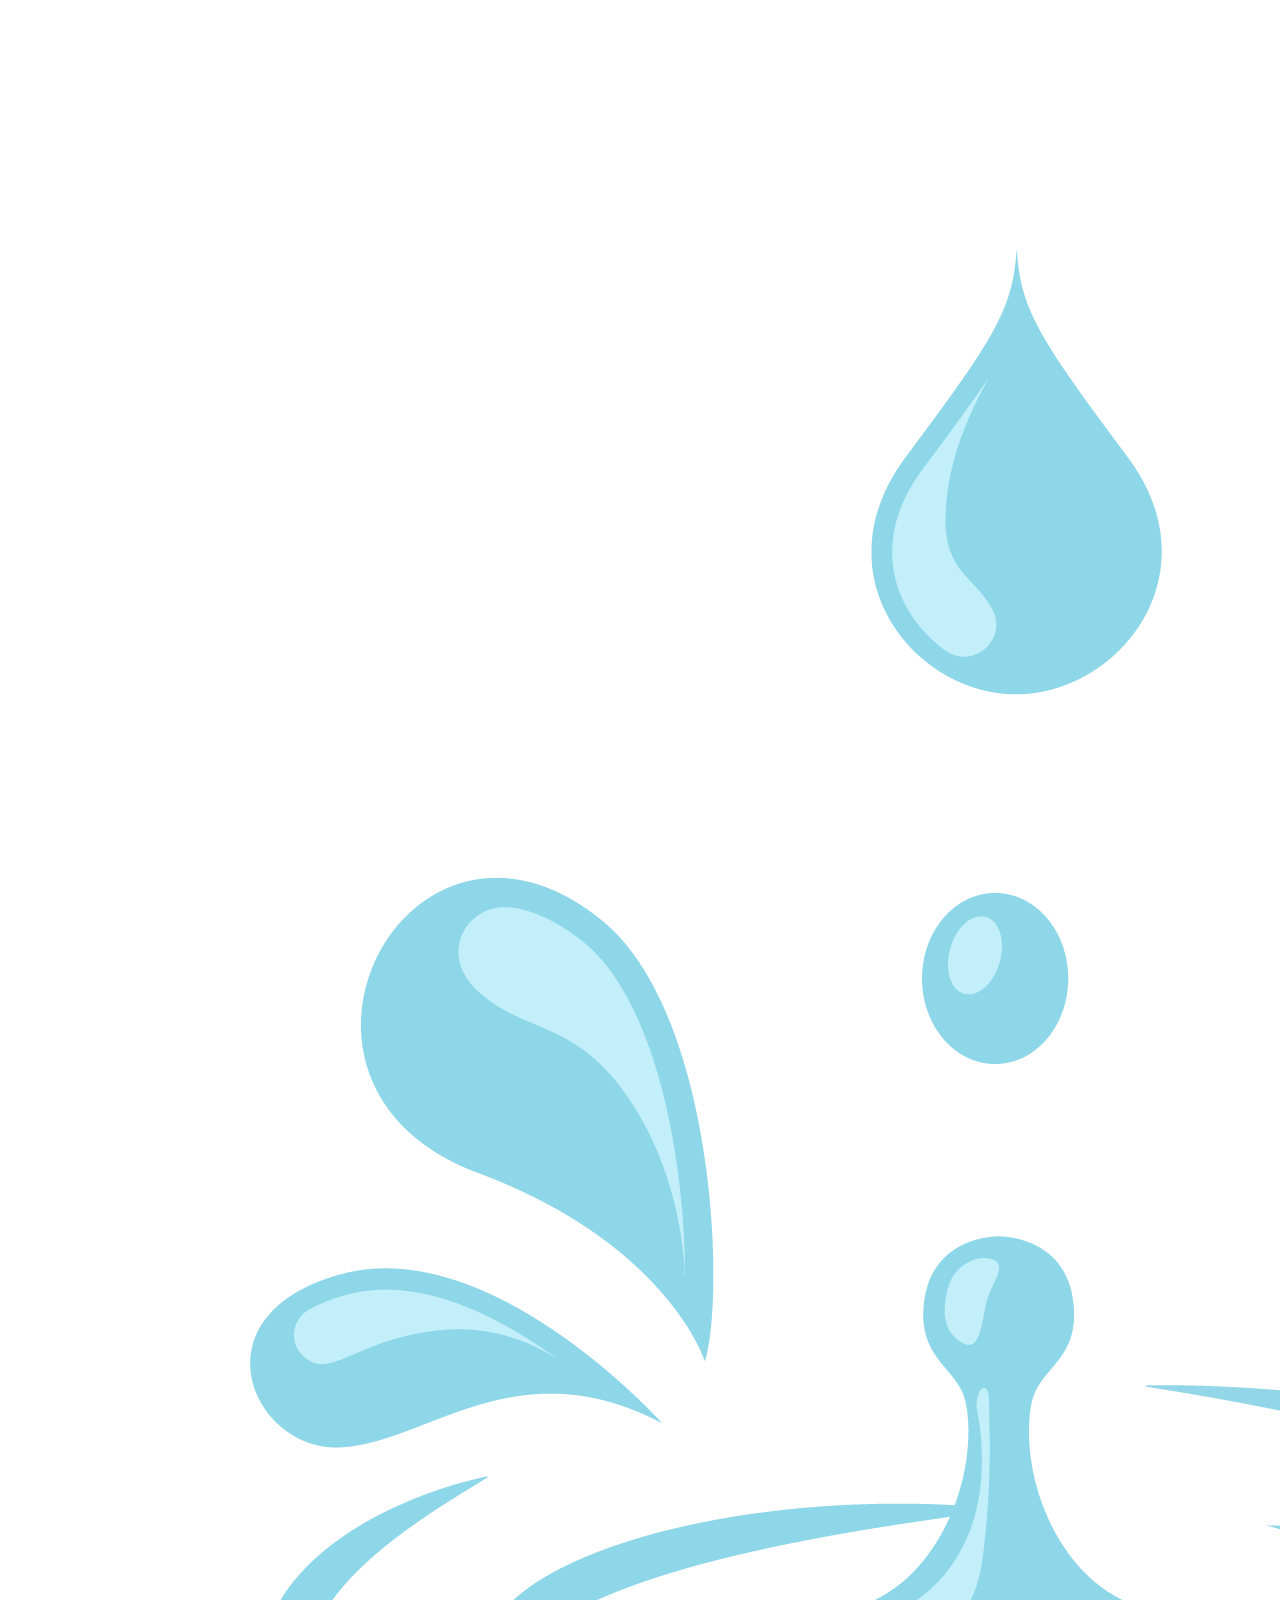
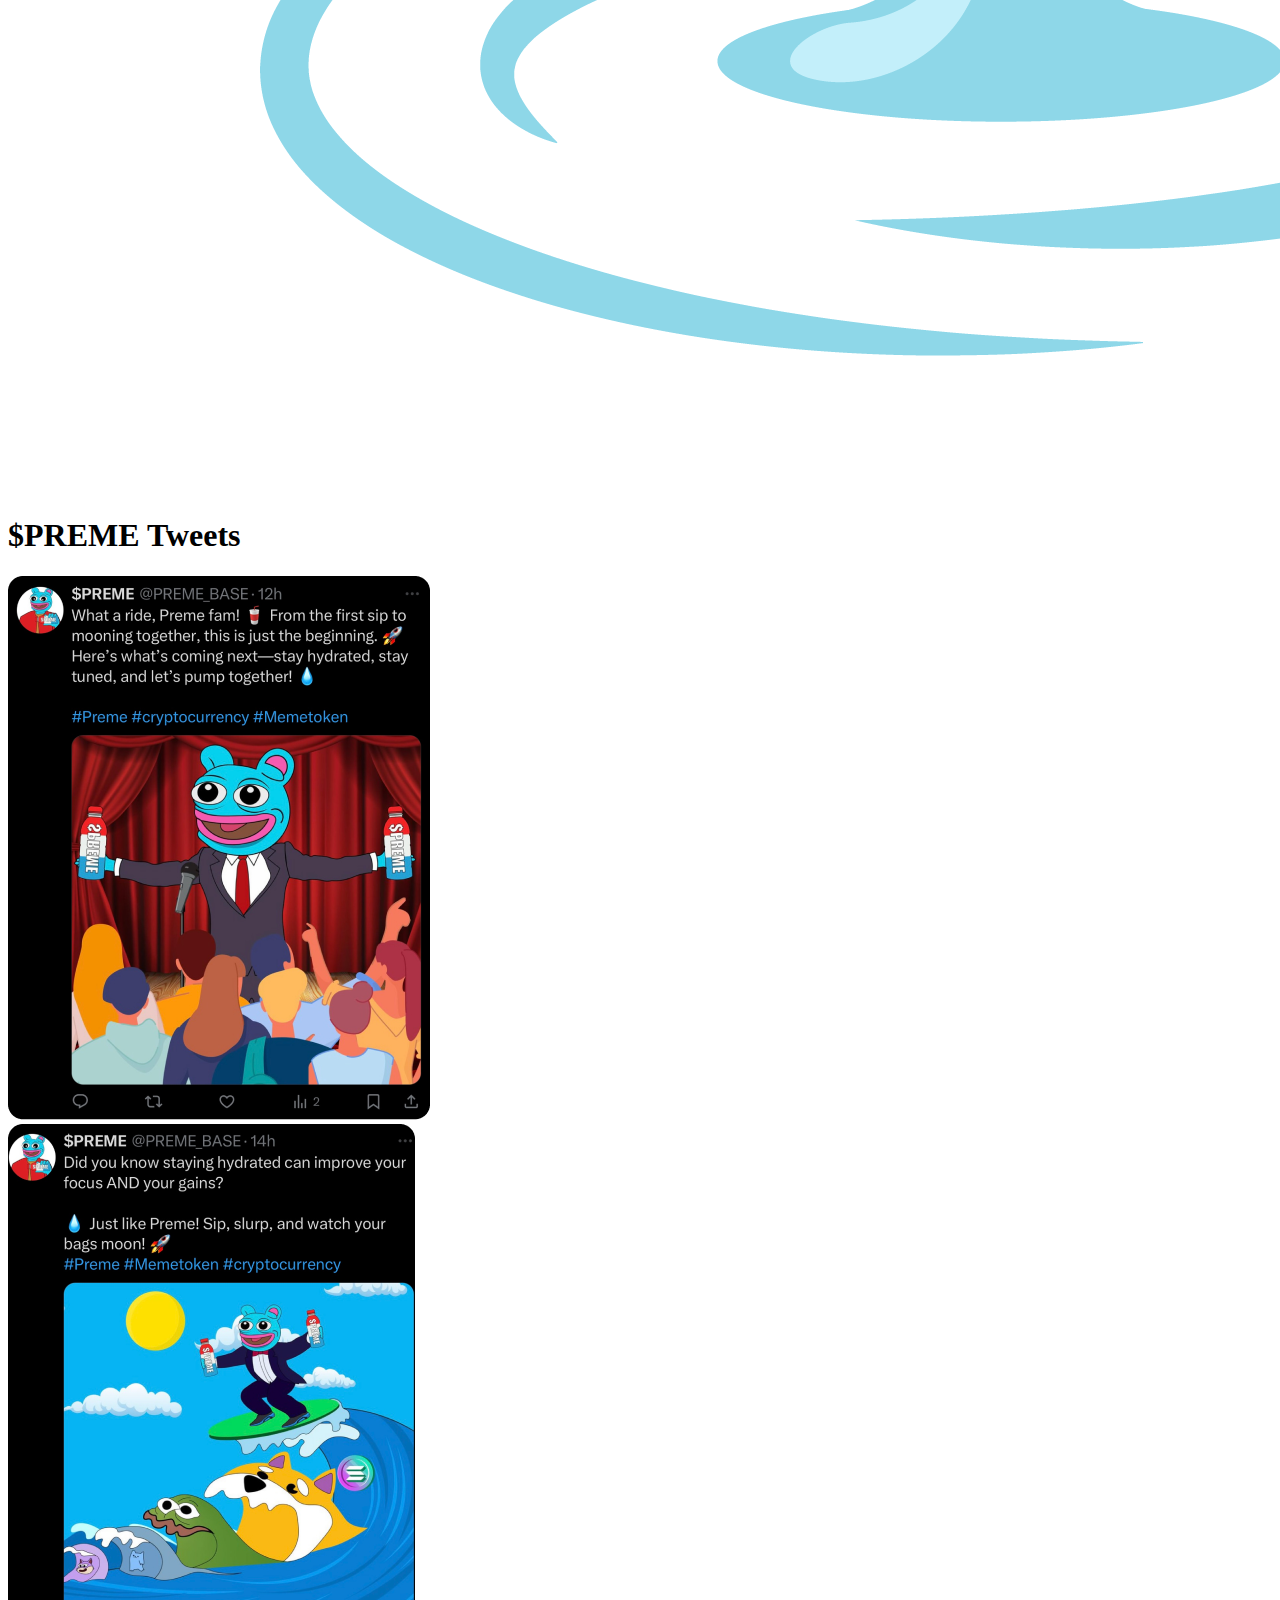
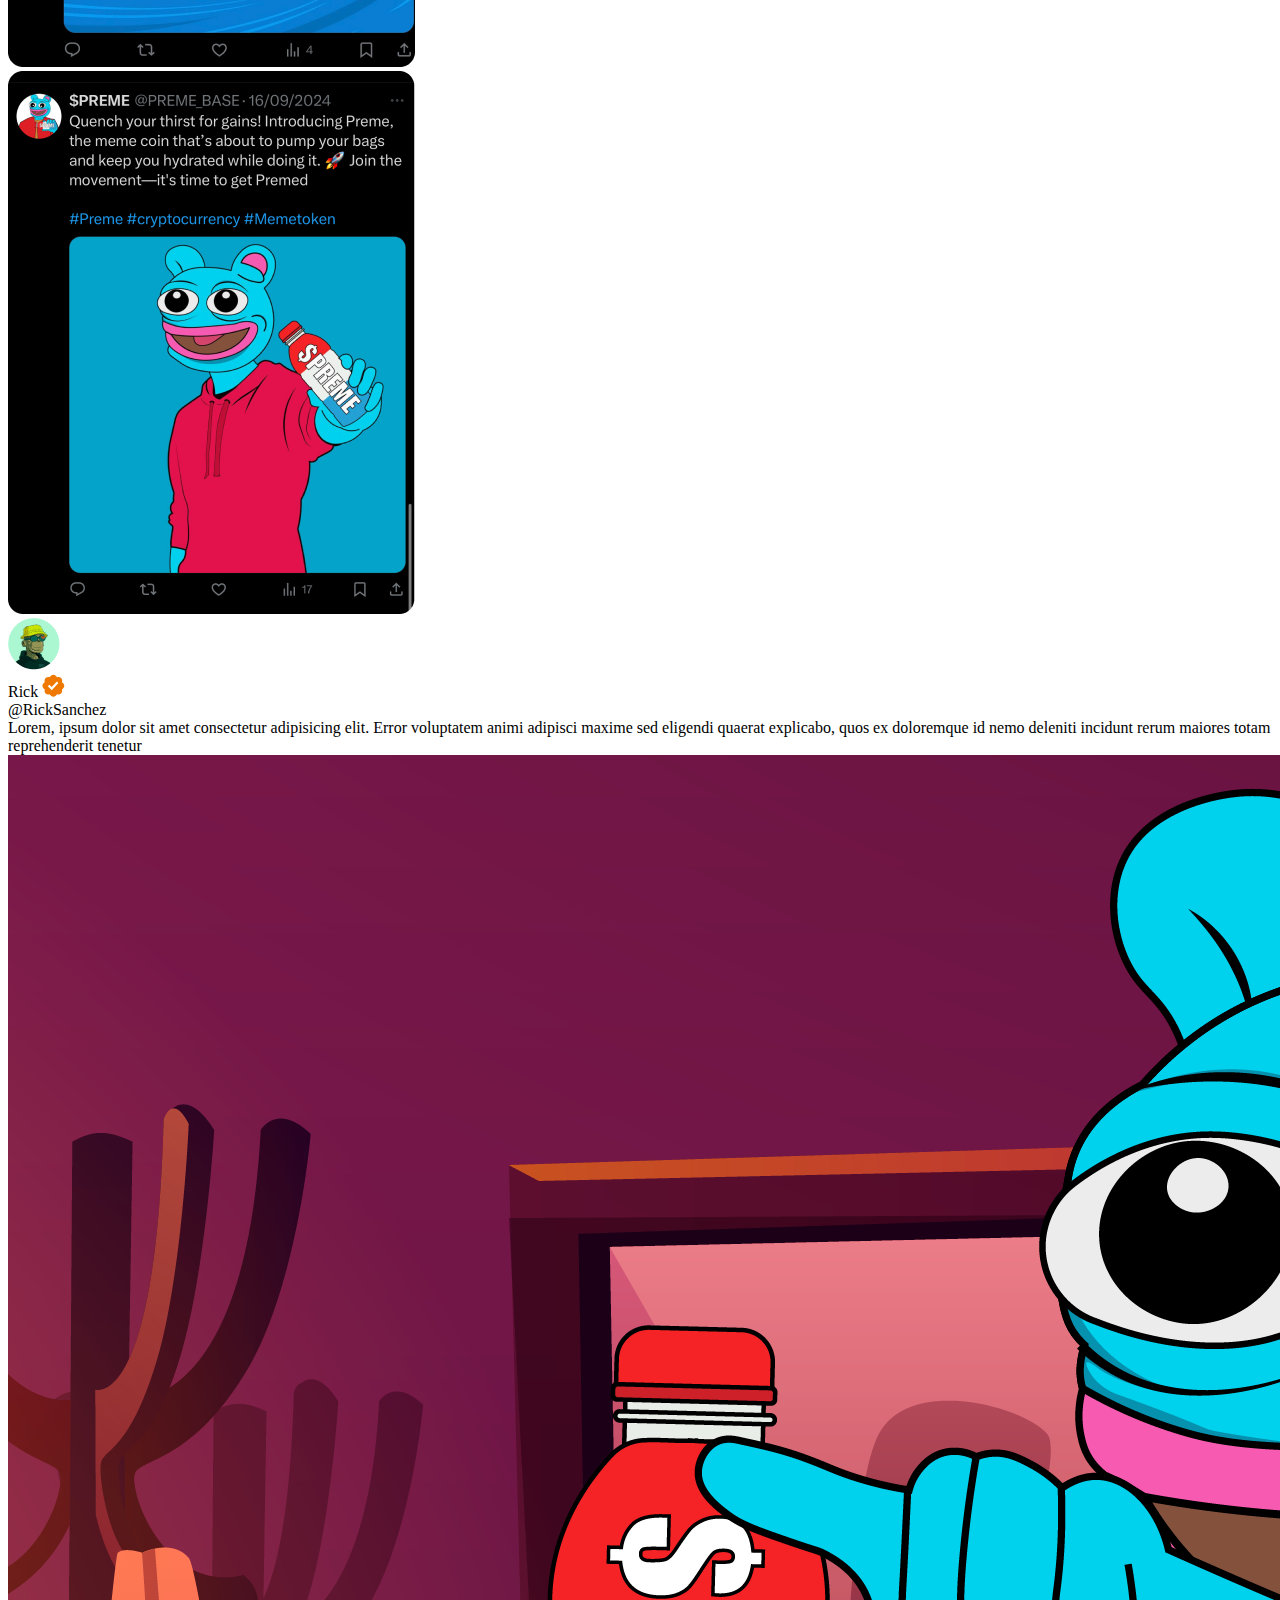
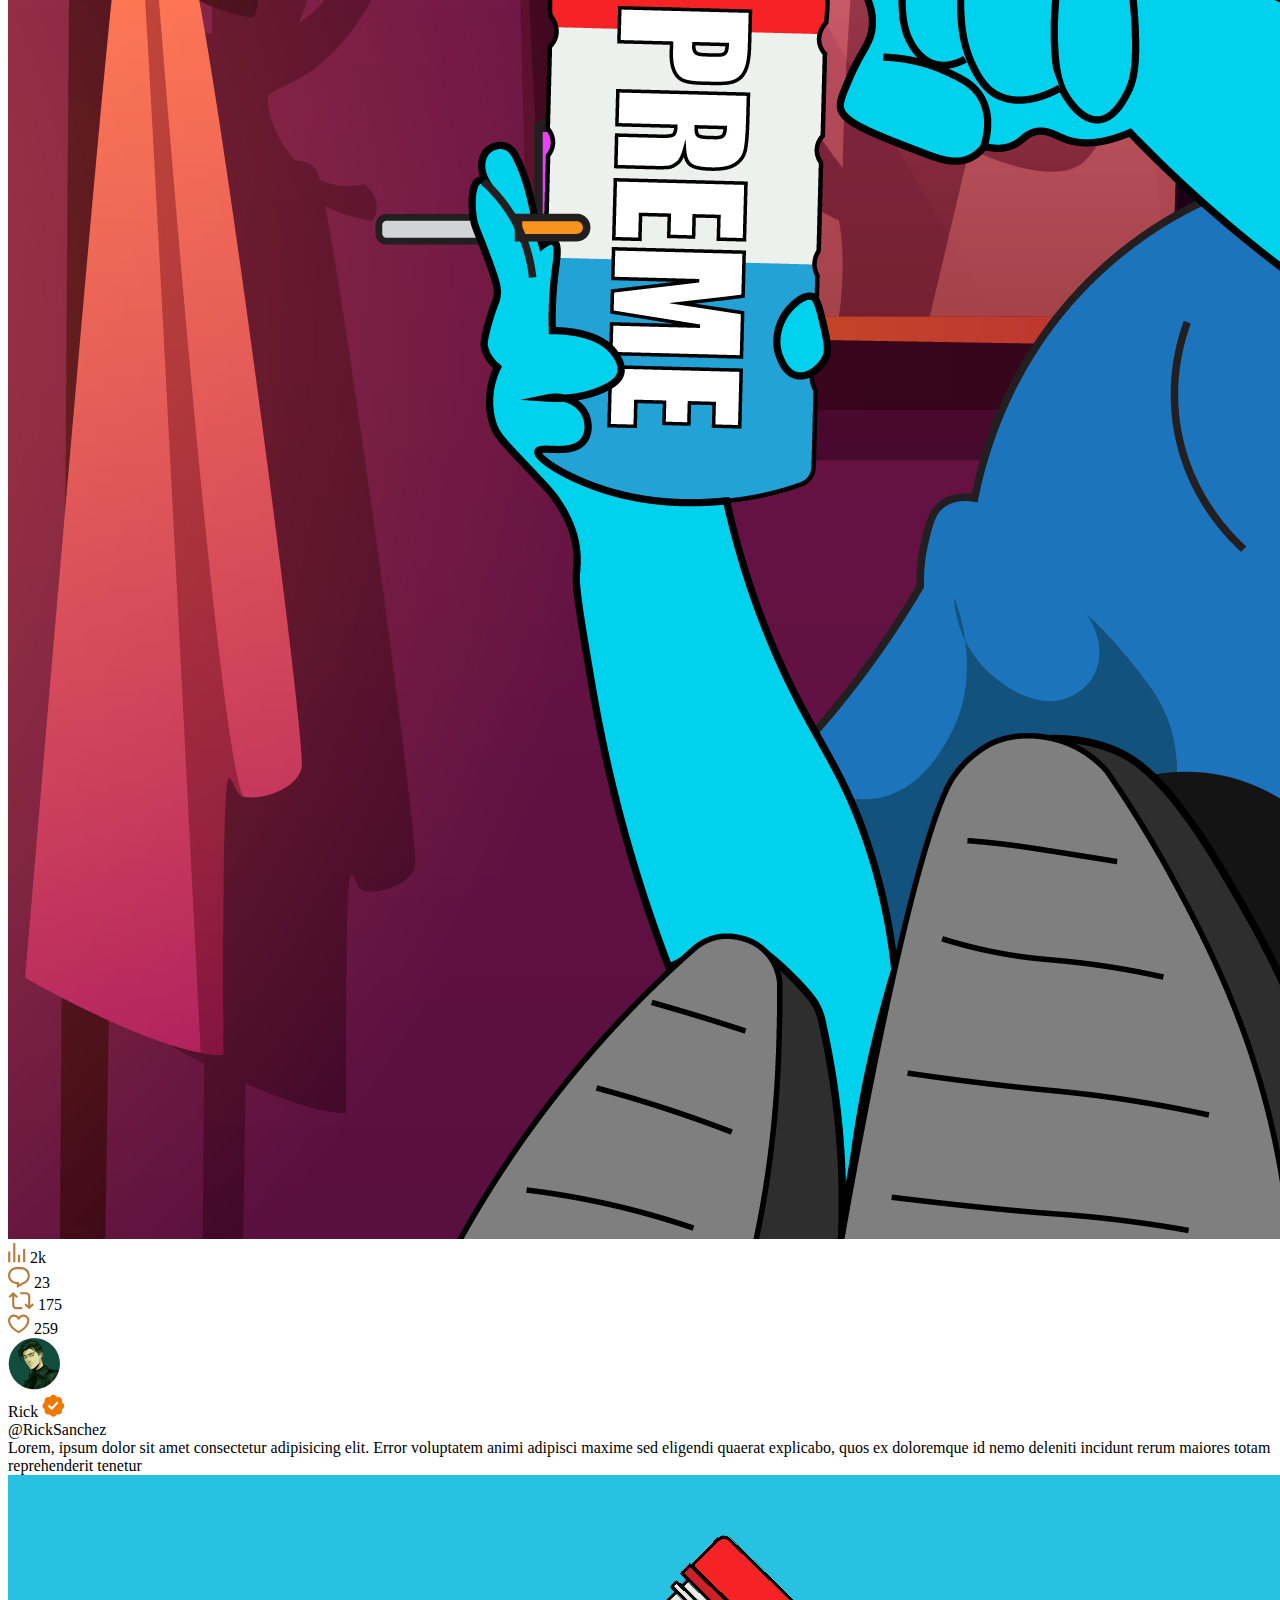
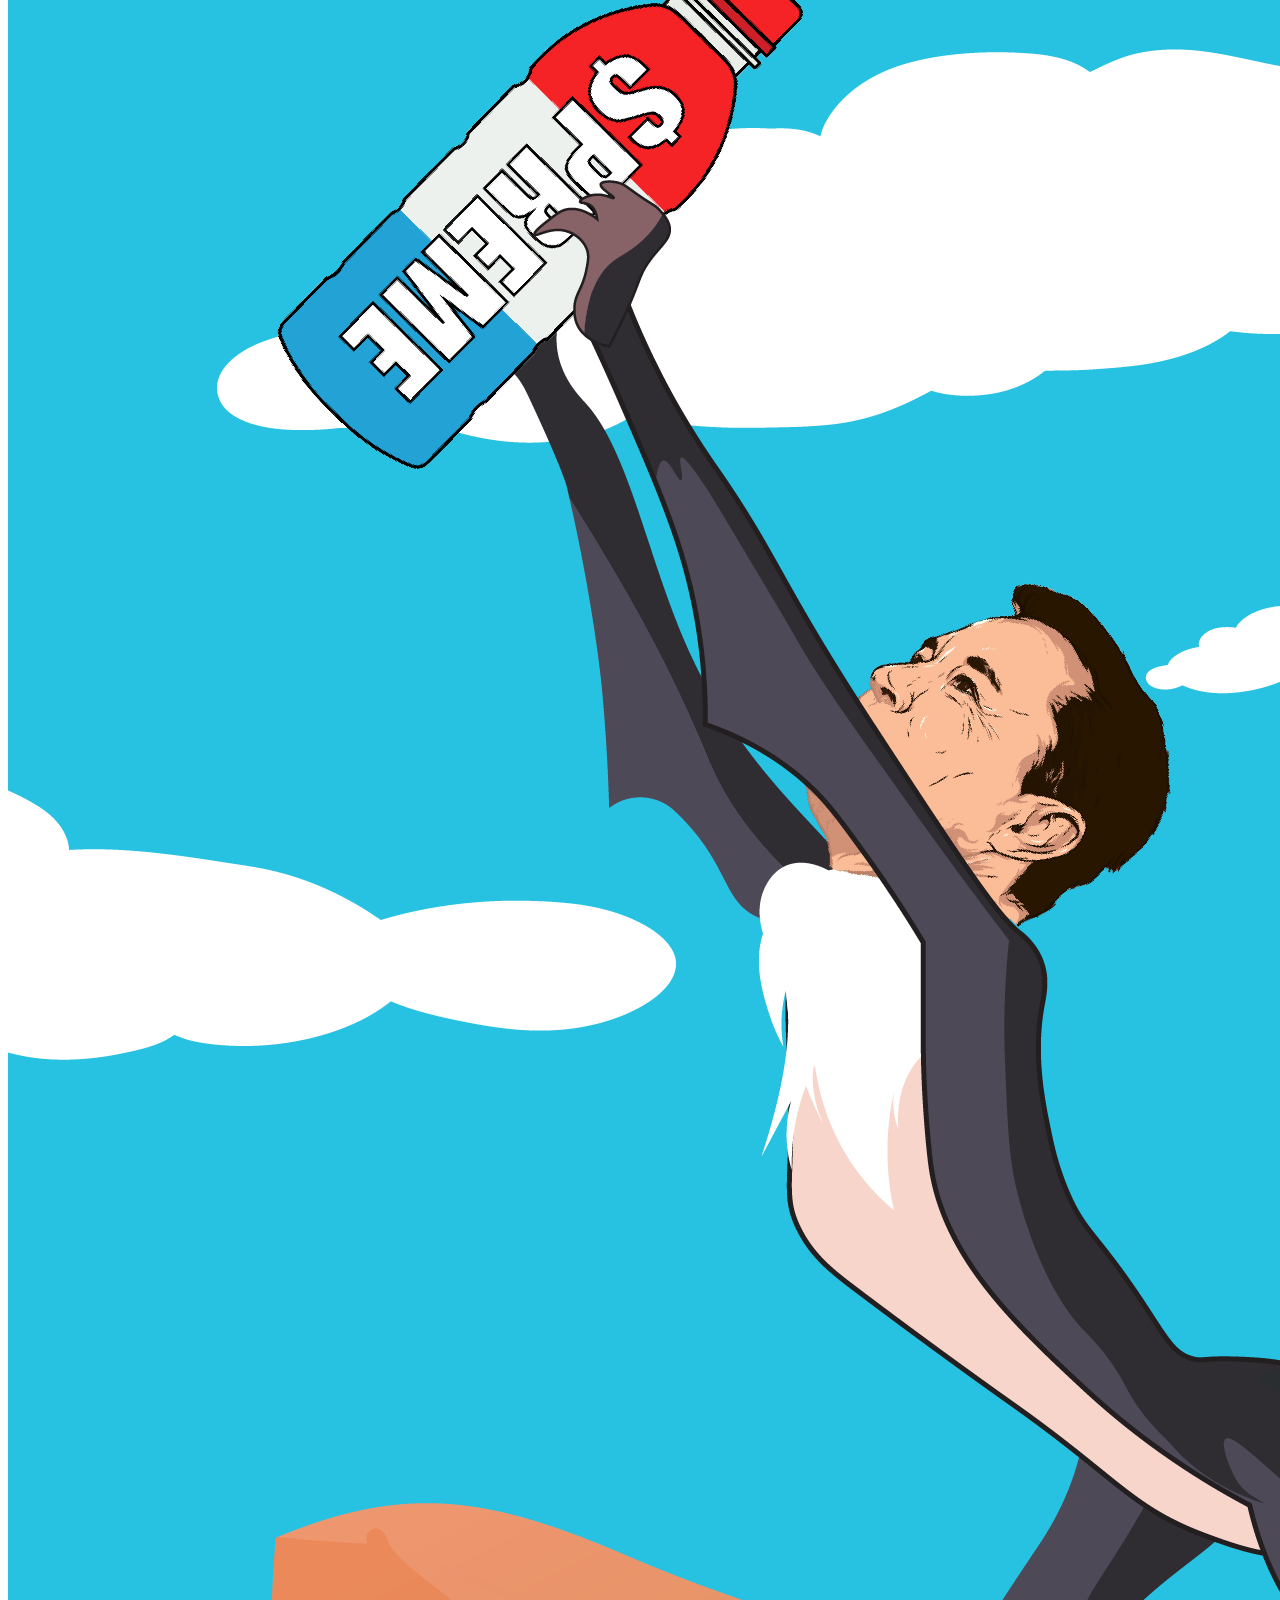
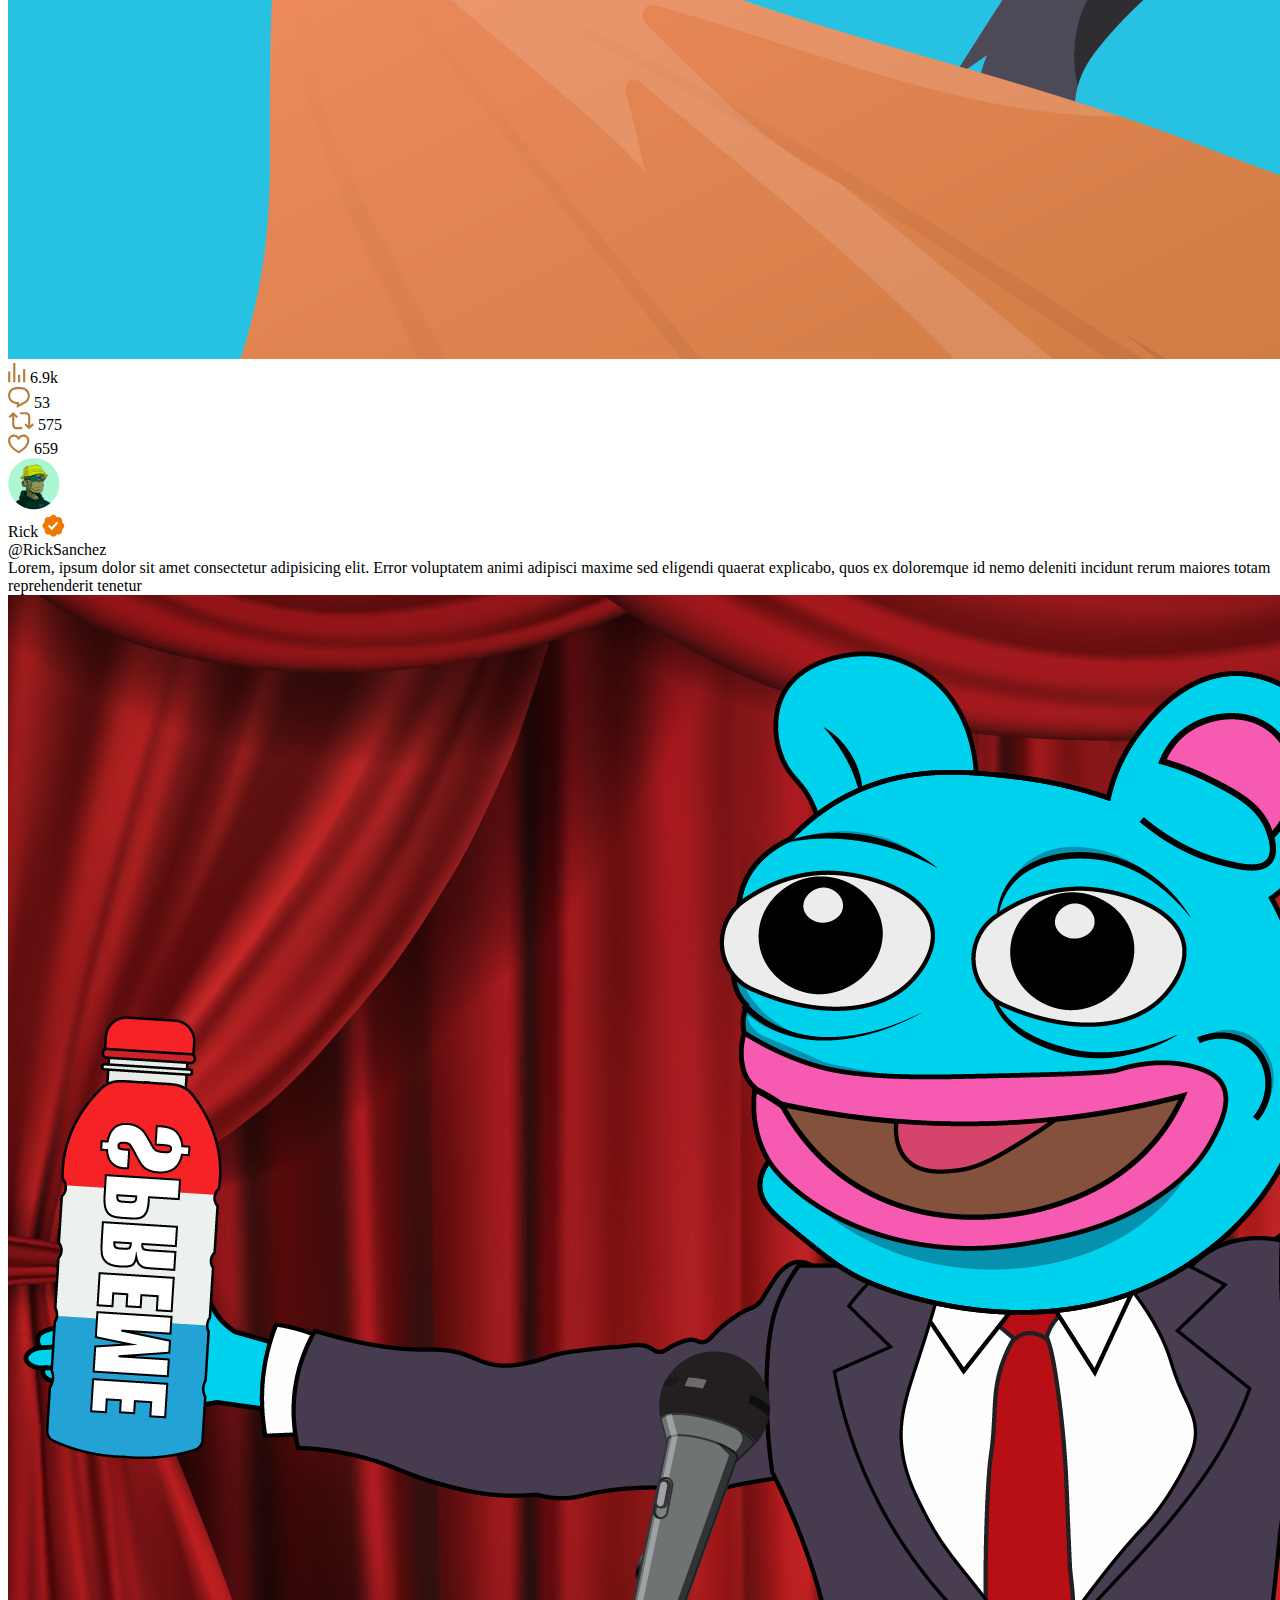
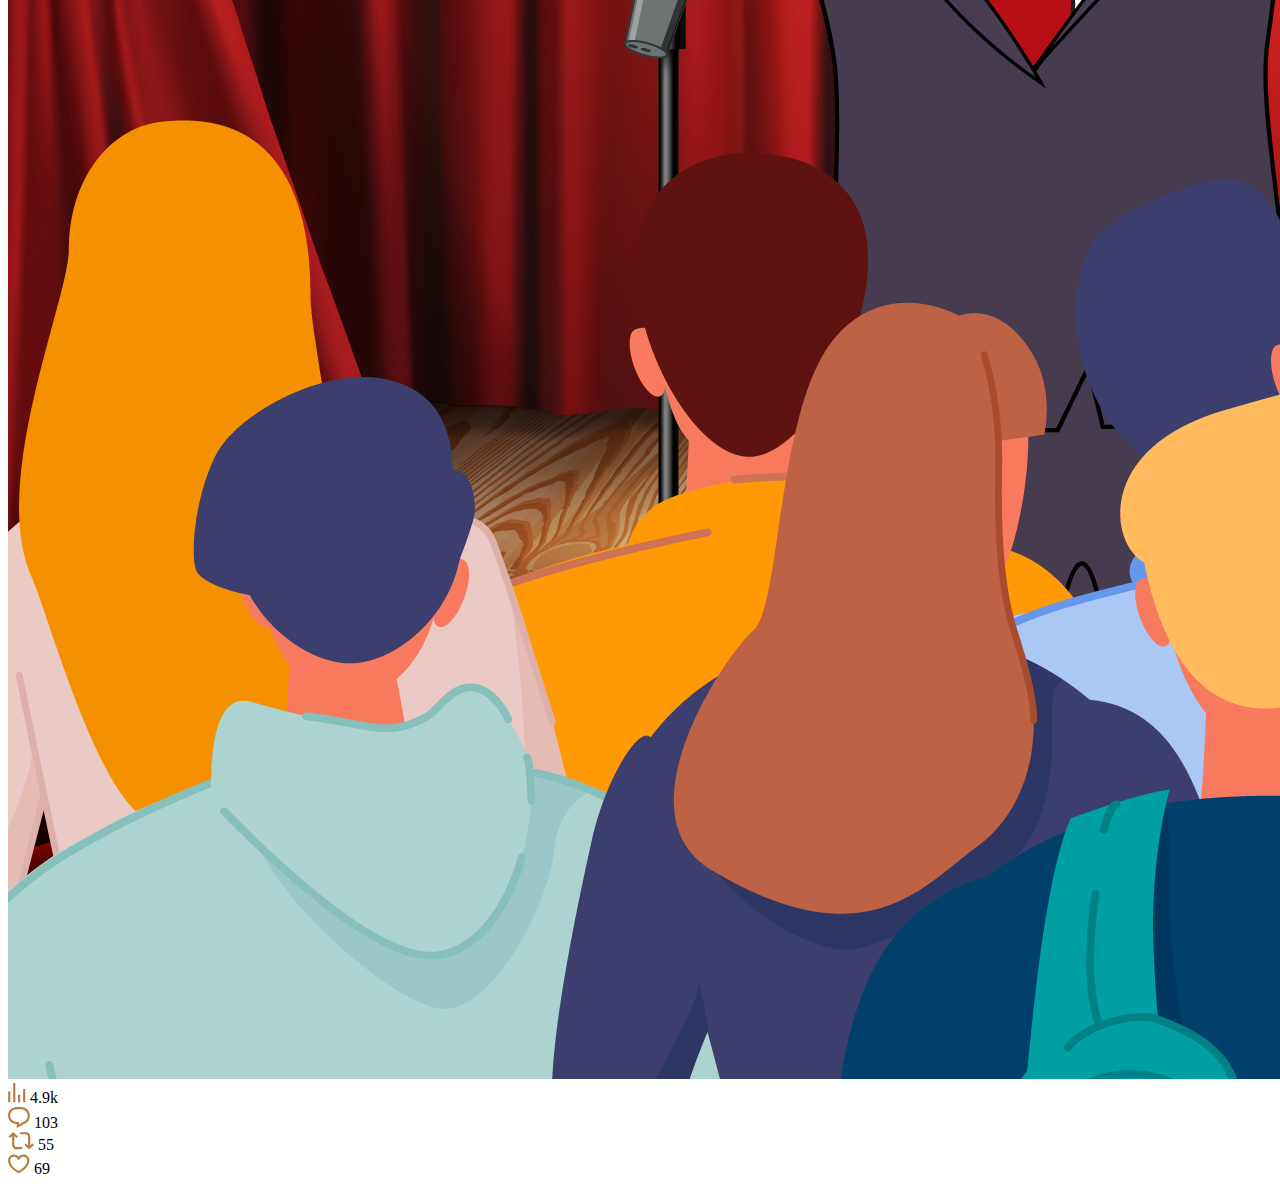
<file: previous.html>
<!DOCTYPE html>
<html lang="en">

<head>
  <meta charset="UTF-8">
  <meta name="viewport" content="width=device-width, initial-scale=1.0">
  <title>Document</title>
</head>

<body>

  <div class="hits-and-timeline">

    <!-- skull image -->
    <div class="skull-img">
      <img data-aos="fade-right" data-aos-delay="500" src="assets/images/bottle.png" alt="" srcset="" />
    </div>

    <!-- title -->
    <h1 class="section-title smog">$PREME Tweets</h1>
    <!-- owl carasoul -->
    <div class="container mt-5 pb-4">
      <div class="smog-tweets-wrapper owl-carousel">
        <!-- item 1 -->

        <a href="#" class="tweet-card-new">
          <div class="tweet-new-img">
            <img src="assets/images/new-tweet-1.png" alt="" srcset="">
          </div>
        </a>

        <!-- item 2 -->

        <a href="#" class="tweet-card-new">
          <div class="tweet-new-img">
            <img src="assets/images/new-tweet-2.png" alt="" srcset="">
          </div>
        </a>

        <!-- item 3 -->
        <a href="#" class="tweet-card-new">
          <div class="tweet-new-img">
            <img src="assets/images/new-tweet-3.png" alt="" srcset="">
          </div>
        </a>


      </div>
    </div>

  </div>

  <!-- banner right -->

  <!-- previous  -->
  <div style="display: none;" class="right-side-box" data-aos="fade-left">
    <div class="right-side-box-title">
      BUY AND HODL $PREME to quench your thirst now!
    </div>
    <div class="right-side-box-subtitle" style="display: none;">
      Buy and Hodl $PREME to quench your thirst now!

    </div>
    <div class="right-box-banner" style="display: none;">
      <span>Last chance to buy at discount</span>
      <div class="bottle-img">
        <img src="assets/images/spreme-bottle.png" alt="Bottle" />
      </div>
    </div>
    <!-- tabs -->
    <div class="tab-btns">
      <button class="tab-btn">$PREME</button>
    </div>
    <!-- tab forms -->
    <div class="tab-section">
      <!-- step 1 -->
      <form action="" class="tab-form active">
        <!-- field 1 -->
        <div class="input-wrapper">
          <label class="common-label">
            <span>Pay with $BRETT</span>
            <span>Max</span>
          </label>
          <input class="common-input" type="number" readonly min="0" value="0" />
          <div class="currency-logo">
            <img src="assets/images/currency.png" alt="" srcset="" />
          </div>
        </div>
        <!-- field 2 -->
        <div class="input-wrapper">
          <label class="common-label">
            <span>Receive</span>
            <span>$PREME</span>
          </label>
          <input class="common-input" type="number" readonly min="0" value="0" />
          <div class="currency-logo-right">
            <img src="assets/images/bottle-01.png" alt="" srcset="" />
          </div>
        </div>
        <button type="submit" class="tab-submit-btn">Buy</button>
      </form>
    </div>
    <p class="powered-by">Powered by the Community</p>
  </div>
  <!-- previous  -->


  <!-- tweet cards -->
  <div class="tweet-card">
    <!-- info -->
    <div class="tweet-user-info">
      <div class="user-img">
        <img src="assets/images/user-1.png" alt="" srcset="" />
      </div>
      <div class="user-info">
        <div class="user-name">
          <span>Rick</span>
          <svg xmlns="http://www.w3.org/2000/svg" width="23" height="23" viewBox="0 0 23 23" fill="none">
            <path
              d="M22.2745 11.7342C22.2745 10.2113 21.3384 8.89072 19.9422 8.17715C20.4327 6.69695 20.1563 5.08881 19.0796 4.01325C18.0045 2.93753 16.3966 2.66069 14.9162 3.15063C14.2133 1.75542 12.8822 0.818359 11.3593 0.818359C9.83633 0.818359 8.51588 1.75542 7.813 3.15063C6.32195 2.66069 4.71397 2.93753 3.63825 4.01325C2.56269 5.08881 2.29639 6.69695 2.78633 8.17715C1.39128 8.89072 0.443359 10.2113 0.443359 11.7342C0.443359 13.257 1.39128 14.5776 2.78633 15.2912C2.29639 16.7714 2.56269 18.3795 3.63825 19.4551C4.71397 20.5308 6.32195 20.797 7.8023 20.3177C8.51588 21.7129 9.83633 22.65 11.3593 22.65C12.8822 22.65 14.2133 21.7129 14.9162 20.3177C16.3966 20.797 18.0045 20.5308 19.0796 19.4551C20.1563 18.3795 20.4327 16.7714 19.9422 15.2912C21.3384 14.5776 22.2745 13.257 22.2745 11.7342ZM9.80438 16.207L5.82147 12.2241L7.32306 10.7118L9.72994 13.1187L14.8418 7.54887L16.4073 8.99727L9.80438 16.207Z"
              fill="#EF7800" />
          </svg>
        </div>
        <div class="user-screen-name">@RickSanchez</div>
      </div>
    </div>

    <!-- tweet details -->
    <div class="tweet-details">
      Lorem, ipsum dolor sit amet consectetur adipisicing elit. Error
      voluptatem animi adipisci maxime sed eligendi quaerat explicabo,
      quos ex doloremque id nemo deleniti incidunt rerum maiores totam
      reprehenderit tenetur
    </div>
    <!-- tweet img -->
    <div class="tweet-img">
      <img src="assets/images/img-1.png" alt="" srcset="" />
    </div>

    <div class="tweet-footer">
      <div class="icon-item">
        <svg xmlns="http://www.w3.org/2000/svg" width="18" height="20" viewBox="0 0 18 20" fill="none">
          <path
            d="M5.23246 19.2455V0.0761719H7.36233V19.2455H5.23246ZM15.0834 19.2455V5.93399H17.2133V19.2455H15.0834ZM0.173828 19.2455L0.178143 8.59535H2.30802L2.30386 19.2455H0.173828ZM10.0227 19.2455V11.7902H12.1526V19.2455H10.0227Z"
            fill="#B67C3E" />
        </svg>
        <span>2k</span>
      </div>

      <div class="icon-item">
        <svg xmlns="http://www.w3.org/2000/svg" width="22" height="21" viewBox="0 0 22 21" fill="none">
          <path
            d="M0.0273438 8.53246C0.0273438 3.82479 3.84428 0.0117188 8.55258 0.0117188H13.2027C17.9839 0.0117188 21.8593 3.88869 21.8593 8.66984C21.8593 11.8232 20.1484 14.7194 17.3912 16.2418L8.81297 20.9926V17.0628H8.74268C3.96026 17.1682 0.0273438 13.3248 0.0273438 8.53246ZM8.55258 2.14268C5.01999 2.14268 2.15738 5.0069 2.15738 8.53246C2.15738 12.1203 5.10722 15.0069 8.69476 14.9318L9.06857 14.9222H10.944V17.3712L16.3609 14.3791C18.4392 13.229 19.7299 11.0452 19.7299 8.66984C19.7299 5.05961 16.8066 2.14268 13.2027 2.14268H8.55258Z"
            fill="#B67C3E" />
        </svg>
        <span>23</span>
      </div>

      <div class="icon-item">
        <svg xmlns="http://www.w3.org/2000/svg" width="26" height="18" viewBox="0 0 26 18" fill="none">
          <path
            d="M5.23022 0.0136719L9.95067 4.42258L8.49699 5.97693L6.29572 3.92099V12.921C6.29572 14.0919 7.24938 15.0504 8.4251 15.0504H14.2829V17.1798H8.4251C6.07207 17.1798 4.16471 15.274 4.16471 12.921V3.92099L1.96345 5.97693L0.509766 4.42258L5.23022 0.0136719ZM18.0098 2.27085H12.1519V0.141446H18.0098C20.3628 0.141446 22.2702 2.04722 22.2702 4.40026V13.4003L24.4714 11.3443L25.9251 12.8987L21.2047 17.3076L16.4842 12.8987L17.9379 11.3443L20.1391 13.4003V4.40026C20.1391 3.22933 19.1855 2.27085 18.0098 2.27085Z"
            fill="#B67C3E" />
        </svg>
        <span>175</span>
      </div>

      <div class="icon-item">
        <svg xmlns="http://www.w3.org/2000/svg" width="22" height="20" viewBox="0 0 22 20" fill="none">
          <path
            d="M15.6769 2.73986C14.3766 2.67597 12.8239 3.283 11.5348 5.04019L10.677 6.19995L9.81913 5.04019C8.52839 3.283 6.97567 2.67597 5.67376 2.73986C4.35107 2.81335 3.17215 3.57055 2.57471 4.77343C1.98685 5.96672 1.90058 7.73351 3.08588 9.90604C4.22965 12.0051 6.55395 14.4539 10.677 16.9459C14.7984 14.4539 17.1226 12.0051 18.2664 9.90604C19.4501 7.73351 19.3639 5.96672 18.7744 4.77343C18.177 3.57055 16.9996 2.81335 15.6769 2.73986ZM20.137 10.9284C18.6977 13.5705 15.875 16.3821 11.2137 19.0977L10.677 19.4172L10.1402 19.0977C5.47725 16.3821 2.65457 13.5705 1.21368 10.9284C-0.233604 8.26703 -0.28791 5.75263 0.667362 3.82611C1.61145 1.91877 3.48526 0.727091 5.56672 0.620062C7.32551 0.524216 9.153 1.2159 10.677 2.76063C12.1977 1.2159 14.0268 0.524216 15.784 0.620062C17.8654 0.727091 19.7392 1.91877 20.6833 3.82611C21.6386 5.75263 21.5843 8.26703 20.137 10.9284Z"
            fill="#B67C3E" />
        </svg>
        <span>259</span>
      </div>
    </div>
  </div>


  <div class="tweet-card">
    <!-- info -->
    <div class="tweet-user-info">
      <div class="user-img">
        <img src="assets/images/user-2.png" alt="" srcset="" />
      </div>
      <div class="user-info">
        <div class="user-name">
          <span>Rick</span>
          <svg xmlns="http://www.w3.org/2000/svg" width="23" height="23" viewBox="0 0 23 23" fill="none">
            <path
              d="M22.2745 11.7342C22.2745 10.2113 21.3384 8.89072 19.9422 8.17715C20.4327 6.69695 20.1563 5.08881 19.0796 4.01325C18.0045 2.93753 16.3966 2.66069 14.9162 3.15063C14.2133 1.75542 12.8822 0.818359 11.3593 0.818359C9.83633 0.818359 8.51588 1.75542 7.813 3.15063C6.32195 2.66069 4.71397 2.93753 3.63825 4.01325C2.56269 5.08881 2.29639 6.69695 2.78633 8.17715C1.39128 8.89072 0.443359 10.2113 0.443359 11.7342C0.443359 13.257 1.39128 14.5776 2.78633 15.2912C2.29639 16.7714 2.56269 18.3795 3.63825 19.4551C4.71397 20.5308 6.32195 20.797 7.8023 20.3177C8.51588 21.7129 9.83633 22.65 11.3593 22.65C12.8822 22.65 14.2133 21.7129 14.9162 20.3177C16.3966 20.797 18.0045 20.5308 19.0796 19.4551C20.1563 18.3795 20.4327 16.7714 19.9422 15.2912C21.3384 14.5776 22.2745 13.257 22.2745 11.7342ZM9.80438 16.207L5.82147 12.2241L7.32306 10.7118L9.72994 13.1187L14.8418 7.54887L16.4073 8.99727L9.80438 16.207Z"
              fill="#EF7800" />
          </svg>
        </div>
        <div class="user-screen-name">@RickSanchez</div>
      </div>
    </div>

    <!-- tweet details -->
    <div class="tweet-details">
      Lorem, ipsum dolor sit amet consectetur adipisicing elit. Error
      voluptatem animi adipisci maxime sed eligendi quaerat explicabo,
      quos ex doloremque id nemo deleniti incidunt rerum maiores totam
      reprehenderit tenetur
    </div>
    <!-- tweet img -->
    <div class="tweet-img">
      <img src="assets/images/img-2.png" alt="" srcset="" />
    </div>

    <div class="tweet-footer">
      <div class="icon-item">
        <svg xmlns="http://www.w3.org/2000/svg" width="18" height="20" viewBox="0 0 18 20" fill="none">
          <path
            d="M5.23246 19.2455V0.0761719H7.36233V19.2455H5.23246ZM15.0834 19.2455V5.93399H17.2133V19.2455H15.0834ZM0.173828 19.2455L0.178143 8.59535H2.30802L2.30386 19.2455H0.173828ZM10.0227 19.2455V11.7902H12.1526V19.2455H10.0227Z"
            fill="#B67C3E" />
        </svg>
        <span>6.9k</span>
      </div>

      <div class="icon-item">
        <svg xmlns="http://www.w3.org/2000/svg" width="22" height="21" viewBox="0 0 22 21" fill="none">
          <path
            d="M0.0273438 8.53246C0.0273438 3.82479 3.84428 0.0117188 8.55258 0.0117188H13.2027C17.9839 0.0117188 21.8593 3.88869 21.8593 8.66984C21.8593 11.8232 20.1484 14.7194 17.3912 16.2418L8.81297 20.9926V17.0628H8.74268C3.96026 17.1682 0.0273438 13.3248 0.0273438 8.53246ZM8.55258 2.14268C5.01999 2.14268 2.15738 5.0069 2.15738 8.53246C2.15738 12.1203 5.10722 15.0069 8.69476 14.9318L9.06857 14.9222H10.944V17.3712L16.3609 14.3791C18.4392 13.229 19.7299 11.0452 19.7299 8.66984C19.7299 5.05961 16.8066 2.14268 13.2027 2.14268H8.55258Z"
            fill="#B67C3E" />
        </svg>
        <span>53</span>
      </div>

      <div class="icon-item">
        <svg xmlns="http://www.w3.org/2000/svg" width="26" height="18" viewBox="0 0 26 18" fill="none">
          <path
            d="M5.23022 0.0136719L9.95067 4.42258L8.49699 5.97693L6.29572 3.92099V12.921C6.29572 14.0919 7.24938 15.0504 8.4251 15.0504H14.2829V17.1798H8.4251C6.07207 17.1798 4.16471 15.274 4.16471 12.921V3.92099L1.96345 5.97693L0.509766 4.42258L5.23022 0.0136719ZM18.0098 2.27085H12.1519V0.141446H18.0098C20.3628 0.141446 22.2702 2.04722 22.2702 4.40026V13.4003L24.4714 11.3443L25.9251 12.8987L21.2047 17.3076L16.4842 12.8987L17.9379 11.3443L20.1391 13.4003V4.40026C20.1391 3.22933 19.1855 2.27085 18.0098 2.27085Z"
            fill="#B67C3E" />
        </svg>
        <span>575</span>
      </div>

      <div class="icon-item">
        <svg xmlns="http://www.w3.org/2000/svg" width="22" height="20" viewBox="0 0 22 20" fill="none">
          <path
            d="M15.6769 2.73986C14.3766 2.67597 12.8239 3.283 11.5348 5.04019L10.677 6.19995L9.81913 5.04019C8.52839 3.283 6.97567 2.67597 5.67376 2.73986C4.35107 2.81335 3.17215 3.57055 2.57471 4.77343C1.98685 5.96672 1.90058 7.73351 3.08588 9.90604C4.22965 12.0051 6.55395 14.4539 10.677 16.9459C14.7984 14.4539 17.1226 12.0051 18.2664 9.90604C19.4501 7.73351 19.3639 5.96672 18.7744 4.77343C18.177 3.57055 16.9996 2.81335 15.6769 2.73986ZM20.137 10.9284C18.6977 13.5705 15.875 16.3821 11.2137 19.0977L10.677 19.4172L10.1402 19.0977C5.47725 16.3821 2.65457 13.5705 1.21368 10.9284C-0.233604 8.26703 -0.28791 5.75263 0.667362 3.82611C1.61145 1.91877 3.48526 0.727091 5.56672 0.620062C7.32551 0.524216 9.153 1.2159 10.677 2.76063C12.1977 1.2159 14.0268 0.524216 15.784 0.620062C17.8654 0.727091 19.7392 1.91877 20.6833 3.82611C21.6386 5.75263 21.5843 8.26703 20.137 10.9284Z"
            fill="#B67C3E" />
        </svg>
        <span>659</span>
      </div>
    </div>
  </div>


  <div class="tweet-card">
    <!-- info -->
    <div class="tweet-user-info">
      <div class="user-img">
        <img src="assets/images/user-1.png" alt="" srcset="" />
      </div>
      <div class="user-info">
        <div class="user-name">
          <span>Rick</span>
          <svg xmlns="http://www.w3.org/2000/svg" width="23" height="23" viewBox="0 0 23 23" fill="none">
            <path
              d="M22.2745 11.7342C22.2745 10.2113 21.3384 8.89072 19.9422 8.17715C20.4327 6.69695 20.1563 5.08881 19.0796 4.01325C18.0045 2.93753 16.3966 2.66069 14.9162 3.15063C14.2133 1.75542 12.8822 0.818359 11.3593 0.818359C9.83633 0.818359 8.51588 1.75542 7.813 3.15063C6.32195 2.66069 4.71397 2.93753 3.63825 4.01325C2.56269 5.08881 2.29639 6.69695 2.78633 8.17715C1.39128 8.89072 0.443359 10.2113 0.443359 11.7342C0.443359 13.257 1.39128 14.5776 2.78633 15.2912C2.29639 16.7714 2.56269 18.3795 3.63825 19.4551C4.71397 20.5308 6.32195 20.797 7.8023 20.3177C8.51588 21.7129 9.83633 22.65 11.3593 22.65C12.8822 22.65 14.2133 21.7129 14.9162 20.3177C16.3966 20.797 18.0045 20.5308 19.0796 19.4551C20.1563 18.3795 20.4327 16.7714 19.9422 15.2912C21.3384 14.5776 22.2745 13.257 22.2745 11.7342ZM9.80438 16.207L5.82147 12.2241L7.32306 10.7118L9.72994 13.1187L14.8418 7.54887L16.4073 8.99727L9.80438 16.207Z"
              fill="#EF7800" />
          </svg>
        </div>
        <div class="user-screen-name">@RickSanchez</div>
      </div>
    </div>

    <!-- tweet details -->
    <div class="tweet-details">
      Lorem, ipsum dolor sit amet consectetur adipisicing elit. Error
      voluptatem animi adipisci maxime sed eligendi quaerat explicabo,
      quos ex doloremque id nemo deleniti incidunt rerum maiores totam
      reprehenderit tenetur
    </div>
    <!-- tweet img -->
    <div class="tweet-img">
      <img src="assets/images/img-3.png" alt="" srcset="" />
    </div>

    <div class="tweet-footer">
      <div class="icon-item">
        <svg xmlns="http://www.w3.org/2000/svg" width="18" height="20" viewBox="0 0 18 20" fill="none">
          <path
            d="M5.23246 19.2455V0.0761719H7.36233V19.2455H5.23246ZM15.0834 19.2455V5.93399H17.2133V19.2455H15.0834ZM0.173828 19.2455L0.178143 8.59535H2.30802L2.30386 19.2455H0.173828ZM10.0227 19.2455V11.7902H12.1526V19.2455H10.0227Z"
            fill="#B67C3E" />
        </svg>
        <span>4.9k</span>
      </div>

      <div class="icon-item">
        <svg xmlns="http://www.w3.org/2000/svg" width="22" height="21" viewBox="0 0 22 21" fill="none">
          <path
            d="M0.0273438 8.53246C0.0273438 3.82479 3.84428 0.0117188 8.55258 0.0117188H13.2027C17.9839 0.0117188 21.8593 3.88869 21.8593 8.66984C21.8593 11.8232 20.1484 14.7194 17.3912 16.2418L8.81297 20.9926V17.0628H8.74268C3.96026 17.1682 0.0273438 13.3248 0.0273438 8.53246ZM8.55258 2.14268C5.01999 2.14268 2.15738 5.0069 2.15738 8.53246C2.15738 12.1203 5.10722 15.0069 8.69476 14.9318L9.06857 14.9222H10.944V17.3712L16.3609 14.3791C18.4392 13.229 19.7299 11.0452 19.7299 8.66984C19.7299 5.05961 16.8066 2.14268 13.2027 2.14268H8.55258Z"
            fill="#B67C3E" />
        </svg>
        <span>103</span>
      </div>

      <div class="icon-item">
        <svg xmlns="http://www.w3.org/2000/svg" width="26" height="18" viewBox="0 0 26 18" fill="none">
          <path
            d="M5.23022 0.0136719L9.95067 4.42258L8.49699 5.97693L6.29572 3.92099V12.921C6.29572 14.0919 7.24938 15.0504 8.4251 15.0504H14.2829V17.1798H8.4251C6.07207 17.1798 4.16471 15.274 4.16471 12.921V3.92099L1.96345 5.97693L0.509766 4.42258L5.23022 0.0136719ZM18.0098 2.27085H12.1519V0.141446H18.0098C20.3628 0.141446 22.2702 2.04722 22.2702 4.40026V13.4003L24.4714 11.3443L25.9251 12.8987L21.2047 17.3076L16.4842 12.8987L17.9379 11.3443L20.1391 13.4003V4.40026C20.1391 3.22933 19.1855 2.27085 18.0098 2.27085Z"
            fill="#B67C3E" />
        </svg>
        <span>55</span>
      </div>

      <div class="icon-item">
        <svg xmlns="http://www.w3.org/2000/svg" width="22" height="20" viewBox="0 0 22 20" fill="none">
          <path
            d="M15.6769 2.73986C14.3766 2.67597 12.8239 3.283 11.5348 5.04019L10.677 6.19995L9.81913 5.04019C8.52839 3.283 6.97567 2.67597 5.67376 2.73986C4.35107 2.81335 3.17215 3.57055 2.57471 4.77343C1.98685 5.96672 1.90058 7.73351 3.08588 9.90604C4.22965 12.0051 6.55395 14.4539 10.677 16.9459C14.7984 14.4539 17.1226 12.0051 18.2664 9.90604C19.4501 7.73351 19.3639 5.96672 18.7744 4.77343C18.177 3.57055 16.9996 2.81335 15.6769 2.73986ZM20.137 10.9284C18.6977 13.5705 15.875 16.3821 11.2137 19.0977L10.677 19.4172L10.1402 19.0977C5.47725 16.3821 2.65457 13.5705 1.21368 10.9284C-0.233604 8.26703 -0.28791 5.75263 0.667362 3.82611C1.61145 1.91877 3.48526 0.727091 5.56672 0.620062C7.32551 0.524216 9.153 1.2159 10.677 2.76063C12.1977 1.2159 14.0268 0.524216 15.784 0.620062C17.8654 0.727091 19.7392 1.91877 20.6833 3.82611C21.6386 5.75263 21.5843 8.26703 20.137 10.9284Z"
            fill="#B67C3E" />
        </svg>
        <span>69</span>
      </div>
    </div>
  </div>




  <!-- hits and timeline before skull image  -->



  <!-- trees -->

  <div style="display: none;" class="trees-wrapper" data-aos="fade-down">
    <img src="assets/images/tress.png" alt="" srcset="" />
  </div>
  <!-- title -->
  <h1 style="display: none;" class="section-title">Hydration to the moon</h1>
  <!-- content -->
  <div style="display: none;" class="container tab-box-container">
    <!-- item 1  -->
    <div class="tab-box-item">
      <div class="tab-box-content">
        <h2 class="tab-content-title">LIMITED EDITION DROPS</h2>
        <p class="tab-content-text">
          Just like the limited-edition flavours of $PREME, $PREME will
          introduce exclusive NFT drops and staking pools that reward
          holders with not just digital assets, but with real-world
          hydration packs. HODL and hydrate!
        </p>
      </div>
      <svg data-aos="fade-down" data-aos-delay="500" xmlns="http://www.w3.org/2000/svg" width="641" height="265"
        viewBox="0 0 641 265" fill="none">
        <path fill-rule="evenodd" clip-rule="evenodd"
          d="M95.7145 2.8478C95.5155 2.42034 95.4501 1.94527 95.5153 1.48117C95.537 1.01344 95.7741 0.622392 96.0928 0.355524C96.4115 0.0886574 96.7656 0.000828806 97.1115 0.0883969C97.4603 0.117499 97.7518 0.43528 97.9943 0.86637C100.436 5.76559 102.167 12.7771 103.149 20.8414C104.155 29.3184 104.366 38.9031 103.793 48.4222C103.238 57.5319 101.899 66.5764 99.8734 74.3895C97.9648 81.567 95.4458 87.7543 92.3161 92.0123C91.4256 93.288 90.0991 95.4664 88.6748 97.8714C87.9638 99.0446 87.2475 100.335 86.534 101.566C86.399 110.124 85.727 117.053 84.3304 123.568C83.9384 125.414 83.5055 127.197 82.9853 128.973L83.2527 130.756C86.2382 149.376 87.3944 156.516 83.3029 178.654C83.0035 180.39 83.5133 182.604 83.9931 184.522C84.1021 185.001 84.211 185.48 84.3255 185.841C84.3583 186.079 84.2166 186.302 83.9933 186.401C83.7699 186.499 83.5573 186.364 83.5219 186.185C83.4129 185.707 83.3011 185.286 83.2329 184.87C82.7559 182.893 82.208 180.559 82.5591 178.651C86.5989 156.685 85.4401 149.604 82.4954 131.045L82.5007 130.928C79.4539 140.945 74.5623 151.102 67.201 166.393L66.814 167.183C65.2617 170.457 64.2188 174.068 63.4375 177.701C62.6533 181.392 62.1691 185.225 61.7392 188.828C61.3255 192.08 60.9663 195.102 60.4002 197.872C60.2912 198.333 60.0544 198.724 59.7792 198.994C59.5068 199.207 59.109 199.291 58.7631 199.203C58.4197 199.056 58.1282 198.74 57.9265 198.37C57.7712 197.946 57.7057 197.471 57.771 197.008C58.0488 195.74 58.2446 194.347 58.4897 192.841C58.6855 191.449 58.8897 189.881 59.0964 188.255C59.5754 184.539 60.0653 180.589 60.8602 176.664C61.6579 172.681 62.8014 168.785 64.5445 165.174L64.9313 164.384C73.8915 145.764 79.1232 134.872 81.7503 122.59C82.8095 117.69 83.3973 112.574 83.7178 106.614C82.9525 108.017 82.3833 108.967 82.1517 109.242C81.8738 109.57 81.517 109.717 81.1684 109.688C80.8196 109.659 80.479 109.454 80.2773 109.085C80.0348 108.654 79.9694 108.179 79.9885 107.77C80.0102 107.302 80.1599 106.904 80.4378 106.575C80.9007 106.026 82.0556 103.775 82.4859 102.989L83.962 100.413C84.0591 92.6732 83.6955 83.5453 82.9609 72.0389C82.9365 71.626 82.8765 71.0341 82.819 70.3838C82.2529 73.1537 81.6184 75.5073 80.9976 77.5683C79.7179 81.5701 78.3642 84.333 77.0597 86.9828C75.8559 89.3475 74.7448 91.6024 73.9061 94.5845C73.0238 97.5628 72.4114 101.327 72.1562 106.823C72.1345 107.29 71.9381 107.744 71.704 108.076C71.4261 108.405 71.1129 108.555 70.7205 108.522C70.3283 108.49 70.034 108.23 69.7861 107.916C69.5381 107.602 69.429 107.123 69.4535 106.597C70.0049 94.7284 72.2736 90.1637 74.8337 84.9775C76.0429 82.496 77.3473 79.8462 78.5264 76.1297C79.7056 72.4129 80.8055 67.5745 81.6055 60.7156C81.15 57.332 80.5857 53.4699 79.9885 49.3702C78.4315 38.6168 76.5608 26.1351 75.1919 16.9822L75.1974 16.8652C73.9866 9.01668 73.1878 3.60891 73.3457 3.03516C73.4545 2.57471 73.7351 2.18731 74.0484 2.03737C74.3644 1.82898 74.7157 1.79962 75.0591 1.94566C75.4024 2.0917 75.6912 2.46792 75.8028 2.8881C75.9581 3.31191 75.98 3.78332 75.8684 4.30223C75.8114 4.59093 76.0975 5.02559 76.3673 6.75024C76.6647 8.8293 77.139 11.8035 77.8044 16.3197L77.7882 16.6706C78.5264 17.73 79.7009 19.7649 81.0224 22.399C82.8265 25.9538 85.1429 30.7251 87.3338 35.3685C89.0859 39.095 90.7156 42.6353 91.8983 45.434C92.9639 47.9294 93.705 49.8692 93.9204 50.885C94.0294 51.3637 93.9642 51.8279 93.8117 52.2847C93.6619 52.683 93.3404 53.0083 93.0272 53.1582C92.6703 53.3046 92.3243 53.217 92.0272 53.0162C91.733 52.7568 91.4879 52.3842 91.3789 51.9056C91.2372 51.1894 90.572 49.4905 89.5856 47.1778C88.4438 44.4413 86.8115 40.9596 85.1409 37.3572C83.1108 33.0206 80.9144 28.4941 79.1541 24.9429C80.2912 32.4919 81.559 40.9907 82.6826 48.832C83.2771 52.9902 83.8389 56.9107 84.2917 60.3527L84.2807 60.5866C85.0362 65.9907 85.5433 70.1416 85.6363 71.9101C86.2069 81.2899 86.543 89.1241 86.6202 95.9389C88.0938 93.4209 89.5129 91.1328 90.4499 89.8024C93.3451 85.8768 95.668 80.1428 97.4243 73.4222C99.3902 65.9561 100.626 57.2552 101.167 48.4377C101.724 39.2693 101.543 29.9808 100.564 21.8581C99.6471 14.269 98.0717 7.68125 95.829 3.20949L95.7145 2.8478ZM631.499 51.4364C631.499 51.4364 631.215 50.9432 631.186 50.6474C631.155 50.3513 631.21 50.1211 631.223 49.8288C631.278 49.5986 631.374 49.4303 631.466 49.3207C631.466 49.3207 631.923 48.8894 632.234 48.798C632.544 48.7065 632.849 48.7319 633.109 48.8123C633.455 48.8998 633.752 49.1007 634 49.4149C636.138 52.3519 637.721 56.8861 638.776 62.4325C639.866 68.158 640.427 74.9544 640.435 82.292C640.451 89.5124 639.872 97.2703 638.815 104.93C637.779 112.18 636.263 119.39 634.209 125.909C634.055 126.425 633.732 126.75 633.289 126.889C633.021 126.984 632.714 127.017 632.368 126.93C632.193 126.915 632.021 126.842 631.894 126.773C631.681 126.638 631.47 126.502 631.348 126.258C631.104 125.885 630.991 125.465 631.057 125.001L631.073 124.65C633.121 118.247 634.582 111.267 635.608 104.251C636.656 96.7671 637.181 89.2396 637.205 82.1397C637.226 75.0983 636.699 68.5393 635.64 63.1098C634.649 58.0382 633.261 53.9899 631.411 51.4292L631.499 51.4364ZM569.442 62.9263L569.403 61.8665C569.207 54.8069 569.928 48.7044 571.793 44.3406C571.845 44.1689 571.896 43.9971 571.902 43.8803C571.922 43.4709 571.894 43.1166 571.736 42.7512C571.617 42.5063 571.449 42.3164 571.281 42.1849C571.113 42.0534 570.896 41.9767 570.681 41.9001C570.376 41.8747 570.028 41.8456 569.76 41.9408C569.36 42.0834 569.041 42.3502 568.846 42.8033C566.784 47.6202 565.995 54.2455 566.167 61.8312C566.399 70.009 567.757 79.3958 569.946 88.7933C572.283 98.79 575.492 108.86 579.191 117.738C582.775 126.312 586.806 133.751 590.898 138.905C593.378 142.047 595.432 144.918 596.97 147.629C598.462 150.336 599.526 152.89 600.018 155.455L600.012 155.571C600.467 158.016 600.442 160.479 599.885 163.015C599.281 165.664 598.099 168.5 596.252 171.516C596.159 171.684 596.059 171.91 596.049 172.144C596.032 172.495 596.02 172.787 596.135 173.091C596.213 173.332 596.334 173.518 596.501 173.708C596.501 173.708 596.921 174.095 597.224 174.179C597.526 174.263 597.833 174.23 598.138 174.255C598.492 174.168 598.853 173.963 599.045 173.568C601.083 170.217 602.412 167.041 603.123 163.989C603.34 163.068 603.469 162.199 603.553 161.325C603.926 161.767 604.301 162.151 604.72 162.596C607.094 165.142 610.154 168.039 613.382 171.067L613.47 171.074C619.42 176.736 625.793 182.726 628.597 187.362C629.9 189.467 630.344 191.206 629.424 192.185C629.238 192.405 629.14 192.631 629.043 192.858C628.986 193.147 629.017 193.384 629.003 193.676C629.003 193.676 629.113 194.155 629.236 194.341C629.4 194.59 629.65 194.845 629.949 194.988C630.25 195.13 630.555 195.156 630.821 195.061C631.172 195.031 631.487 194.881 631.761 194.611C634.573 191.559 632.849 187.189 629.048 182.352C625.619 178.016 620.46 173.184 615.598 168.611C609.478 162.818 603.819 157.474 603.279 154.964C602.717 151.982 601.54 149.067 599.84 146.107C598.183 143.152 596.047 140.156 593.442 136.887C589.513 131.981 585.649 124.733 582.183 116.461C581.513 114.879 580.887 113.242 580.221 111.602C583.258 114.027 587.133 117.285 591.465 121.051C596.301 125.269 601.636 130.058 606.84 134.836C609.064 136.899 611.285 138.963 613.425 140.961C619.334 146.561 624.732 151.883 628.482 155.952C631.606 159.323 633.596 161.72 633.691 162.491C633.754 163.024 634.039 163.459 634.465 163.729C634.721 163.868 635.024 163.952 635.329 163.977L635.722 164.01C635.991 163.856 636.214 163.758 636.396 163.597C636.718 163.272 636.912 162.877 636.892 162.347L636.906 162.055C636.667 160.567 634.442 157.623 630.903 153.747C627.073 149.554 621.589 144.166 615.555 138.439L614.297 137.278C615.493 137.906 616.73 138.596 618.008 139.348C620.347 140.776 622.723 142.383 624.753 143.902C626.612 145.348 628.167 146.711 629.121 147.847L629.451 148.285C629.654 148.596 629.994 148.8 630.342 148.888C630.647 148.913 630.952 148.939 631.214 148.961C631.524 148.869 631.794 148.716 631.982 148.438C632.12 148.273 632.218 148.046 632.269 147.875C632.327 147.586 632.337 147.352 632.308 147.056C632.279 146.76 632.157 146.516 631.995 146.267L631.499 145.639C630.422 144.316 628.701 142.764 626.67 141.245C624.56 139.601 622.055 137.925 619.586 136.428C617.034 134.865 614.467 133.594 612.321 132.711C610.773 132.112 609.39 131.762 608.341 131.733C603.221 127.021 598.052 122.422 593.341 118.332C586.824 112.623 581.176 107.984 577.997 105.782C576.031 100.042 574.343 94.0317 572.955 88.1053C571.275 80.9219 570.075 73.7787 569.549 67.2199C571.928 68.7683 574.339 70.5542 576.615 72.3877C579.06 74.411 581.235 76.5881 582.839 78.7763C584.115 80.5262 585.038 82.3053 585.309 84.03C585.552 85.4002 585.354 86.7923 584.592 88.1373C584.496 88.3056 584.442 88.5358 584.389 88.766C584.371 89.1167 584.358 89.4091 584.475 89.7123C584.475 89.7123 584.674 90.1399 584.84 90.3298C585.006 90.5198 585.262 90.6585 585.565 90.7424C585.868 90.8264 586.175 90.7934 586.437 90.8152C586.791 90.7273 587.154 90.4641 587.391 90.0731C588.581 88.0007 588.858 85.7935 588.522 83.594C588.149 81.2737 587.029 79.0087 585.425 76.8204C583.654 74.4423 581.313 72.0752 578.701 69.9204C575.709 67.4403 572.404 65.1102 569.297 63.2077L569.442 62.9263ZM522.045 160.099C522.045 160.099 522.141 159.931 522.187 159.876C516.792 147.922 517.32 139.397 518.303 122.927L518.308 122.81C518.451 119.712 518.697 116.328 518.908 111.767C519.098 107.675 520.268 101.316 522.096 94.0145C523.923 86.7132 526.455 78.3552 529.23 70.4285C531.704 63.3569 534.467 56.6031 537.174 51.0771C539.64 46.0591 542.102 42.0387 544.398 39.7066C544.629 39.4325 544.986 39.2861 545.293 39.2531C545.6 39.2787 545.905 39.3041 546.162 39.3844C546.506 39.5304 546.757 39.7862 546.921 40.0346C547.042 40.2208 547.079 40.3998 547.11 40.6374C547.143 40.8748 547.13 41.1672 547.073 41.4558C547.016 41.7446 546.874 41.9676 546.688 42.1868C544.621 44.3033 542.301 48.1008 539.982 52.8373C537.322 58.2501 534.655 64.8358 532.234 71.7356C529.463 79.5454 527.026 87.7352 525.203 94.9781C524.132 99.1734 523.34 103.04 522.795 106.281C526.748 106.904 529.492 110.01 531.43 114.456C533.443 119.143 534.516 125.278 535.067 131.311C535.356 134.504 535.516 137.628 535.6 140.512C535.685 143.453 535.739 146.04 535.727 148.152L535.778 152.734L535.898 152.979C535.898 152.979 536.009 153.399 535.999 153.633C535.987 153.867 535.976 154.101 535.878 154.327C535.778 154.613 535.591 154.89 535.321 155.044C535.051 155.198 534.741 155.289 534.389 155.318C534.084 155.293 533.779 155.267 533.525 155.07C532.931 154.668 532.669 153.708 532.56 152.29C532.478 151.227 532.456 149.816 532.449 148.113C532.415 145.998 532.405 143.356 532.316 140.59C532.228 137.765 532.065 134.699 531.77 131.622C531.241 126.061 530.36 120.529 528.673 116.339C527.225 112.638 525.158 110.059 522.242 109.698C522.158 110.571 522.078 111.386 522.045 112.088C521.877 115.713 521.65 119.626 521.441 123.189L521.435 123.306C520.689 135.628 520.245 143.28 522.449 151.387C523.985 156.974 526.778 162.783 531.667 170.586C532.382 171.174 533.269 171.894 534.367 172.748C536.648 174.523 539.737 176.777 543.079 179.227C550.018 184.326 558.313 190.418 564.5 195.689C571.277 201.477 575.549 206.529 573.245 209.038C573.012 209.311 572.699 209.462 572.348 209.491C572.086 209.47 571.779 209.501 571.519 209.421C571.257 209.399 571.048 209.206 570.88 209.075C570.71 208.944 570.546 208.694 570.47 208.454C570.315 208.029 570.331 207.68 570.437 207.277C570.437 207.277 570.587 206.879 570.726 206.714C571.328 206.001 567.513 202.396 562.038 197.831C555.972 192.746 547.851 186.727 541.039 181.698L537.021 178.722C537.922 180.03 538.866 181.4 539.851 182.773C540.961 184.333 541.59 186.792 541.891 189.752C542.223 192.949 542.131 196.815 541.766 200.893C541.355 205.966 540.537 211.355 539.614 216.149C538.522 221.751 537.248 226.576 536.306 228.962C536.111 229.415 535.788 229.74 535.391 229.826C535.124 229.92 534.815 229.953 534.469 229.865C534.252 229.847 534.039 229.712 533.867 229.638C533.654 229.503 533.488 229.314 533.367 229.128C533.166 228.759 533.093 228.401 533.156 227.995C533.164 227.819 533.174 227.645 533.265 227.534C534.158 225.261 535.333 220.723 536.415 215.295C537.334 210.619 538.1 205.399 538.547 200.506C538.856 196.658 538.979 193.089 538.678 190.129C538.442 187.703 538.002 185.847 537.222 184.725C533.981 180.111 531.239 176.009 528.958 172.356C528.286 171.771 527.784 171.26 527.54 170.887C527.417 170.701 527.337 170.518 527.301 170.339C527.229 170.04 527.239 169.806 527.294 169.576C526.076 167.537 524.984 165.626 524.06 163.847C523.542 166.504 524.423 169.219 525.306 171.875L525.378 172.174C526.526 175.733 527.628 179.347 526.346 183.407C525.066 187.408 521.416 191.564 513.017 196.205C512.79 196.361 512.483 196.395 512.178 196.369C511.917 196.348 511.612 196.322 511.399 196.188C511.143 196.049 510.975 195.916 510.807 195.726C510.644 195.478 510.527 195.175 510.5 194.821C510.515 194.47 510.533 194.119 510.721 193.841C510.721 193.841 511 193.454 511.225 193.355C526.041 185.259 524.227 179.063 522.275 173.031L522.197 172.848C521.547 170.857 520.894 168.865 520.687 166.735C520.442 164.484 520.675 162.274 521.879 159.909L522.045 160.099ZM339.198 31.6787L339.206 31.5033C339.094 31.0831 339.157 30.6775 339.302 30.3961C339.302 30.3961 339.632 29.8952 339.855 29.7965L340.12 29.7014C340.388 29.6064 340.691 29.6902 340.949 29.7705C341.25 29.913 341.498 30.227 341.609 30.6474C344.427 39.6865 339.483 51.8929 333.373 62.8868C333.967 68.9231 334.553 75.1348 334.977 81.0982C335.571 89.0126 336.017 96.3864 336.069 101.849C336.105 103.906 336.066 105.723 335.948 107.298L336.079 107.308C336.079 107.308 336.372 107.568 336.497 107.696C336.497 107.696 336.785 108.13 336.814 108.426L344.054 123.997L356.312 150.258C356.312 150.258 356.554 150.689 356.588 150.927C356.697 151.406 356.59 151.808 356.353 152.199C356.353 152.199 356.076 152.528 355.896 152.63C355.671 152.729 355.321 152.758 354.97 152.788C354.62 152.758 354.272 152.729 353.973 152.587C353.586 152.437 353.244 152.233 353.037 151.981C352.957 151.856 351.2 148.188 348.771 143.055L340.368 125.157C338.18 120.455 336.191 116.18 334.84 113.25L334.602 112.703C331.389 118.773 328.722 123.422 326.498 127.051C324.175 130.907 322.295 133.685 320.837 135.853C318.531 139.358 317.165 141.416 316.3 144.043C315.684 145.987 315.272 148.301 314.932 151.852C314.586 155.521 314.273 160.367 313.824 167.196L313.011 179.982C312.983 180.567 312.698 181.071 312.292 181.331C312.022 181.484 311.713 181.576 311.364 181.547C311.016 181.518 310.715 181.375 310.508 181.123C310.129 180.798 309.935 180.254 309.962 179.669C310.162 175.401 310.58 171.093 310.775 166.883C311.645 152.869 312.044 147.151 313.425 142.806C314.447 139.663 315.905 137.495 318.353 133.767C319.809 131.6 321.646 128.818 323.966 125.021C326.287 121.223 329.095 116.351 332.456 109.941C332.886 109.155 333.027 106.115 332.925 101.704C332.824 96.3548 332.415 89.1601 331.811 81.4208C331.452 76.9301 331.059 72.2019 330.616 67.5868C328.294 71.4429 325.978 75.1235 323.905 78.296C322.162 80.9678 320.653 83.3069 319.604 85.1563C318.605 86.8923 317.978 88.1313 317.91 88.6538C317.886 89.18 317.65 89.5711 317.333 89.7796C317.107 89.9367 316.796 90.0281 316.491 90.0027C316.186 89.9773 315.932 89.7801 315.725 89.5281C315.477 89.2138 315.366 88.7937 315.387 88.3259L315.393 88.209C315.665 86.1187 318.357 81.8826 321.941 76.3126C324.44 72.4125 327.413 67.7891 330.174 62.972C329.732 58.3569 329.238 53.9139 328.769 49.8835C327.618 39.8096 326.61 32.3302 326.205 31.5922C326.127 31.4095 326.049 31.2268 326.016 30.9893C325.945 30.6311 326.004 30.2841 326.105 29.999C326.203 29.7725 326.346 29.5495 326.527 29.3887C326.709 29.2277 326.889 29.1255 327.11 29.085C327.421 28.9936 327.725 29.0192 328.026 29.1614C328.368 29.3076 328.706 29.5704 328.865 29.9359C329.425 31.0392 330.59 38.9426 331.766 49.4294C332.075 52.2136 332.417 55.177 332.755 58.2573C333.57 56.7405 334.344 55.1618 335.071 53.6378C338.721 45.7251 340.966 37.8717 339.096 31.9639L339.102 31.8468L339.198 31.6787ZM472.836 166.322C472.357 169.099 471.908 174.051 471.556 179.715C471.107 186.603 470.693 194.551 470.351 200.979L470.343 201.153C470.128 205.772 469.948 209.632 469.758 211.846C469.557 214.294 468.912 216.882 468.051 219.393C467.191 221.902 466.112 224.395 465.076 226.891L465.072 227.008C462.423 233.185 459.867 239.194 461.33 243.483C461.59 244.501 461.758 245.572 461.928 246.643L462.13 247.95L463.744 256.537C464.273 259.282 464.693 261.547 464.801 262.026C464.797 262.143 464.832 262.321 464.869 262.442C464.848 262.909 464.742 263.311 464.508 263.644C464.367 263.866 464.14 264.025 463.918 264.122C463.74 264.167 463.562 264.21 463.386 264.255C463.036 264.226 462.688 264.197 462.432 264.058C462.005 263.847 461.717 263.411 461.61 262.932C461.356 261.797 459.884 253.926 458.937 248.859L458.167 244.743C456.244 239.008 459.093 232.319 462.038 225.464C464.052 220.702 466.114 215.885 466.399 211.623C466.448 210.572 466.562 209.055 466.646 207.242L466.945 200.811C467.247 195.261 467.599 188.599 467.974 182.409L466.745 186.298C464.648 192.814 462.208 200.123 459.744 207.019C457.832 212.375 455.931 217.499 454.198 221.816C452.666 225.62 451.249 228.79 450.053 230.979C449.86 231.373 449.498 231.637 449.098 231.78C448.787 231.87 448.439 231.842 448.138 231.7C447.88 231.62 447.624 231.481 447.458 231.289C447.292 231.1 447.126 230.91 447.05 230.67C446.934 230.306 446.864 229.949 446.923 229.603C446.934 229.368 447.03 229.2 447.124 229.032C448.271 226.955 449.596 223.897 451.126 220.151C452.855 215.893 454.71 210.824 456.574 205.522C458.993 198.681 461.432 191.371 463.527 184.914C466.39 176.055 468.66 168.615 469.444 165.863L469.602 165.289C469.714 164.77 469.778 164.306 469.885 163.904C470.356 161.302 470.794 157.524 471.128 153.149C471.474 148.542 471.767 143.166 471.978 137.667L471.642 138.343C469.993 141.786 468.054 144.911 466.155 147.159C464.258 149.407 463.14 151.779 462.423 154.066C461.7 156.412 461.324 158.846 460.996 161.225C460.74 162.965 460.484 164.704 460.099 166.374C459.712 168.103 459.155 169.758 458.249 171.385C458.055 171.779 457.692 172.043 457.291 172.185C456.982 172.277 456.633 172.248 456.289 172.102C456.031 172.021 455.818 171.886 455.609 171.692C455.443 171.503 455.277 171.313 455.2 171.071C455.085 170.71 455.015 170.352 455.075 170.005C455.075 170.005 455.181 169.603 455.276 169.434C455.992 168.144 456.453 166.715 456.781 165.276C457.16 163.722 457.363 162.155 457.618 160.474C457.999 157.923 458.382 155.314 459.204 152.683C460.074 149.997 461.381 147.288 463.56 144.653C465.319 142.569 467.07 139.722 468.619 136.506C470.075 133.458 471.371 130.045 472.228 126.653C472.295 121.435 472.314 116.331 472.219 111.803C472.219 111.803 472.064 111.321 472.033 111.083C472.006 110.729 472.064 110.382 472.166 110.097L472.094 107.86C471.92 102.211 471.543 98.0713 471.036 96.7378C470.956 96.5551 470.921 96.3761 470.89 96.1386C470.907 95.7293 470.925 95.3785 471.113 95.1008C471.113 95.1008 471.396 94.6549 471.576 94.5525C471.576 94.5525 471.98 94.2928 472.289 94.2598C472.641 94.2305 472.987 94.3182 473.245 94.3983C473.63 94.6066 473.964 94.9279 474.12 95.3517C474.784 97.0506 475.185 101.604 475.431 107.611C475.47 108.67 475.506 109.789 475.541 110.907C476.367 112.912 476.741 115.233 476.754 117.758C476.791 120.754 476.336 123.944 475.574 127.167C475.517 128.395 475.547 129.63 475.49 130.858C475.294 138.824 474.966 146.837 474.441 153.426C474.011 158.907 473.452 163.438 472.797 166.201L472.836 166.322ZM209.142 186.339C209.548 187.958 210.019 189.112 210.506 189.974C211.031 190.899 211.571 191.531 212.069 192.1C214.183 194.625 215.303 195.951 212.169 203.142L212.071 203.369C211.879 203.705 211.604 203.977 211.297 204.01C210.986 204.102 210.638 204.072 210.343 203.813L210.218 203.685C209.927 203.367 209.728 202.939 209.706 202.468C209.638 202.052 209.749 201.532 209.9 201.133C210.928 198.755 211.297 197.436 211.291 196.614C211.272 196.084 210.857 195.58 210.359 195.01C210.027 194.63 209.697 194.192 209.325 193.691L209.296 194.334C209.374 201.149 209.228 209.003 208.925 215.492C208.833 217.48 208.747 219.35 208.583 220.979C208.465 222.554 208.311 224.01 208.17 225.171C207.971 226.623 207.696 227.833 207.391 228.745C206.988 229.886 206.433 230.543 205.73 230.602C205.599 230.592 205.468 230.58 205.294 230.566C205.294 230.566 205.034 230.486 204.907 230.416C204.567 230.213 204.278 229.835 204.168 229.357C204.057 228.937 204.036 228.466 204.143 228.004L204.151 227.829C204.344 227.434 204.579 227.102 204.852 226.891L205.122 226.736C205.233 226.218 205.401 225.409 205.536 224.423C205.675 223.32 205.824 221.982 205.935 220.524C206.054 218.89 206.179 217.14 206.267 215.27C206.56 208.956 206.658 201.215 206.664 194.467C206.658 191.766 206.648 189.183 206.576 186.947L206.588 186.713C206.509 182.715 206.382 179.829 206.171 178.696C204.616 168.882 204.166 161.566 204.383 155.011C204.6 148.455 205.435 142.773 206.441 136.166L206.447 136.049C207.133 131.646 207.838 126.833 208.458 121.015C209.001 115.896 210.425 108.795 211.915 101.231L211.975 100.884C211.989 100.591 212.004 100.241 212.145 100.018C213.687 92.2812 215.291 84.1394 216.083 77.4557C216.872 70.8305 216.888 65.7842 215.293 64.3012C215.002 63.9834 214.803 63.5559 214.734 63.1395C214.666 62.7228 214.732 62.2587 214.885 61.8021L214.982 61.5754C215.172 61.2393 215.448 60.9686 215.715 60.8737C216.026 60.782 216.374 60.8111 216.671 61.012L216.796 61.1398C219.354 63.525 219.635 69.7113 218.75 77.5022C217.984 84.5402 216.319 93.0877 214.672 101.226C214.732 101.818 214.748 102.406 214.811 102.94C215.145 107.076 215.768 115.286 216.352 124.374L216.601 128.445C216.874 130.111 217.413 131.682 218.084 133.264C218.793 134.966 219.635 136.621 220.438 138.156C221.04 139.321 221.601 140.424 222.119 141.524C222.635 142.682 223.022 143.771 223.237 144.787C223.346 145.266 223.282 145.73 223.174 146.132C223.022 146.588 222.744 146.917 222.428 147.126L222.297 147.115C221.937 147.32 221.591 147.232 221.339 147.035C221.085 146.838 220.841 146.465 220.726 146.103L220.733 145.928C220.407 144.492 219.401 142.588 218.316 140.502C217.955 139.827 217.55 139.089 217.191 138.354C217.41 143.068 217.589 147.661 217.622 151.655C217.689 155.886 217.605 159.577 217.31 162.194C216.985 165.395 216.196 167.324 214.967 167.398C214.574 167.365 214.232 167.219 213.986 166.846C213.781 166.536 213.626 166.112 213.605 165.641C213.628 165.115 213.738 164.654 213.929 164.318C214.166 163.927 214.527 163.664 214.879 163.634C215.053 163.649 214.697 162.856 214.805 161.456C214.955 159.18 214.979 155.836 214.945 151.842C214.857 145.261 214.447 137.128 213.98 129.282L213.99 129.107C213.99 129.107 213.921 128.691 213.929 128.515L213.699 124.974C213.406 120.02 213.052 115.353 212.794 111.517L212.499 113.136C211.909 116.432 211.422 119.384 211.176 121.829C210.558 127.588 209.804 132.514 209.159 136.98L209.151 137.155C208.196 143.59 207.371 149.097 207.125 155.357C206.924 161.562 207.342 168.581 208.827 178.037C209.036 179.228 209.196 182.353 209.265 186.525L209.142 186.339ZM25.4954 185.334C26.0187 187.255 27.2125 192.637 28.7664 199.693C30.6801 208.422 33.1225 219.895 35.3471 230.41C37.0646 238.652 38.6349 246.297 39.6979 251.669C40.6849 256.798 41.0967 260.177 40.6337 260.726C40.3559 261.054 39.909 261.254 39.4241 261.33C39.029 261.355 38.5905 261.377 38.16 261.224C37.8141 261.137 37.5171 260.935 37.3073 260.742C37.0976 260.548 36.934 260.3 36.8168 259.997C36.6614 259.573 36.6397 259.102 36.7894 258.704C36.7894 258.704 36.9854 258.25 37.1243 258.086C37.3995 257.815 36.2579 256.019 35.4401 251.958C34.3769 246.588 32.8011 239.061 31.1164 231.055C28.9327 220.602 26.485 209.245 24.5713 200.516L23.0174 193.461C20.64 200.365 17.9548 206.363 15.0678 211.051C14.8308 211.443 14.3786 211.756 13.8937 211.834C13.5396 211.922 13.0601 211.881 12.6269 211.787C12.1502 211.688 11.7252 211.418 11.4746 211.162C11.3084 210.972 11.2293 210.789 11.1067 210.603C10.9895 210.3 10.9621 209.946 10.9784 209.595C10.9893 209.36 11.09 209.077 11.2289 208.911C15.4887 201.989 19.3666 191.983 22.2609 180.544C25.0979 169.395 27.0386 156.82 27.609 144.542C28.1088 133.785 27.4591 123.283 25.4418 113.958C24.1087 107.802 22.1382 102.179 19.4706 97.4368C19.2066 99.3516 18.8091 101.314 18.3217 103.328C16.8052 109.599 14.1692 116.422 10.4599 124.681C9.9207 125.928 9.4741 128.003 9.18024 130.561C8.88367 133.178 8.78875 136.163 8.9172 139.05C9.02106 141.524 9.34836 143.899 9.82266 145.934C10.2261 147.611 10.8147 149.069 11.5149 150.007C11.6811 150.197 11.7602 150.38 11.8365 150.621C11.9456 151.1 11.9266 151.509 11.7768 151.908C11.676 152.193 11.4908 152.412 11.2647 152.569C11.0386 152.726 10.7254 152.876 10.3712 152.964C9.9735 153.048 9.49399 153.008 9.10714 152.858C8.63037 152.76 8.24903 152.493 7.96021 152.117C6.92753 150.798 6.18071 148.975 5.62465 146.816C5.03317 144.478 4.67598 141.807 4.5421 139.037C4.38093 135.913 4.48666 132.693 4.79139 129.902C5.10155 126.993 5.65419 124.515 6.34048 122.929C9.95171 114.896 12.4926 108.241 13.9519 102.259C15.4086 96.3348 15.8274 91.0874 15.2899 85.7015C14.7552 80.2571 13.2234 74.6121 10.727 68.0648C8.23343 61.4591 4.7372 53.8308 0.355316 44.5437C0.235413 44.299 0.202646 44.0614 0.169922 43.824C0.186218 43.4732 0.202499 43.1225 0.390433 42.8446C0.488475 42.6181 0.627419 42.4534 0.807203 42.3512C1.08231 42.0805 1.52643 41.9416 2.00861 41.9232C2.44721 41.9009 2.88026 41.9959 3.26984 42.0872C3.74117 42.3025 4.16349 42.6312 4.36242 43.0587C8.78518 52.4078 12.3223 60.0985 14.895 66.8867C17.4649 73.7335 19.114 79.6817 19.676 85.4805C19.856 87.2564 19.908 88.9627 19.9164 90.6656L19.9981 90.7898C24.5811 96.6895 27.677 104.461 29.5879 113.248C31.6761 122.93 32.3504 133.845 31.8344 144.953C31.2505 157.524 29.2991 170.332 26.4048 181.77C26.0861 182.977 25.7649 184.241 25.4461 185.447L25.4954 185.334Z"
          fill="#985931" />
      </svg>
    </div>
    <!-- item 2 -->
    <div class="tab-box-item">
      <div class="tab-box-content">
        <h2 class="tab-content-title">BURN & EARN</h2>
        <p class="tab-content-text">
          Every time you stake your $PREME, a portion gets burned,
          increasing the value of the remaining supply. Hydrate your bags
          while burning the excess!
        </p>
      </div>
      <svg data-aos="fade-down" data-aos-delay="500" xmlns="http://www.w3.org/2000/svg" width="641" height="265"
        viewBox="0 0 641 265" fill="none">
        <path fill-rule="evenodd" clip-rule="evenodd"
          d="M95.7145 2.8478C95.5155 2.42034 95.4501 1.94527 95.5153 1.48117C95.537 1.01344 95.7741 0.622392 96.0928 0.355524C96.4115 0.0886574 96.7656 0.000828806 97.1115 0.0883969C97.4603 0.117499 97.7518 0.43528 97.9943 0.86637C100.436 5.76559 102.167 12.7771 103.149 20.8414C104.155 29.3184 104.366 38.9031 103.793 48.4222C103.238 57.5319 101.899 66.5764 99.8734 74.3895C97.9648 81.567 95.4458 87.7543 92.3161 92.0123C91.4256 93.288 90.0991 95.4664 88.6748 97.8714C87.9638 99.0446 87.2475 100.335 86.534 101.566C86.399 110.124 85.727 117.053 84.3304 123.568C83.9384 125.414 83.5055 127.197 82.9853 128.973L83.2527 130.756C86.2382 149.376 87.3944 156.516 83.3029 178.654C83.0035 180.39 83.5133 182.604 83.9931 184.522C84.1021 185.001 84.211 185.48 84.3255 185.841C84.3583 186.079 84.2166 186.302 83.9933 186.401C83.7699 186.499 83.5573 186.364 83.5219 186.185C83.4129 185.707 83.3011 185.286 83.2329 184.87C82.7559 182.893 82.208 180.559 82.5591 178.651C86.5989 156.685 85.4401 149.604 82.4954 131.045L82.5007 130.928C79.4539 140.945 74.5623 151.102 67.201 166.393L66.814 167.183C65.2617 170.457 64.2188 174.068 63.4375 177.701C62.6533 181.392 62.1691 185.225 61.7392 188.828C61.3255 192.08 60.9663 195.102 60.4002 197.872C60.2912 198.333 60.0544 198.724 59.7792 198.994C59.5068 199.207 59.109 199.291 58.7631 199.203C58.4197 199.056 58.1282 198.74 57.9265 198.37C57.7712 197.946 57.7057 197.471 57.771 197.008C58.0488 195.74 58.2446 194.347 58.4897 192.841C58.6855 191.449 58.8897 189.881 59.0964 188.255C59.5754 184.539 60.0653 180.589 60.8602 176.664C61.6579 172.681 62.8014 168.785 64.5445 165.174L64.9313 164.384C73.8915 145.764 79.1232 134.872 81.7503 122.59C82.8095 117.69 83.3973 112.574 83.7178 106.614C82.9525 108.017 82.3833 108.967 82.1517 109.242C81.8738 109.57 81.517 109.717 81.1684 109.688C80.8196 109.659 80.479 109.454 80.2773 109.085C80.0348 108.654 79.9694 108.179 79.9885 107.77C80.0102 107.302 80.1599 106.904 80.4378 106.575C80.9007 106.026 82.0556 103.775 82.4859 102.989L83.962 100.413C84.0591 92.6732 83.6955 83.5453 82.9609 72.0389C82.9365 71.626 82.8765 71.0341 82.819 70.3838C82.2529 73.1537 81.6184 75.5073 80.9976 77.5683C79.7179 81.5701 78.3642 84.333 77.0597 86.9828C75.8559 89.3475 74.7448 91.6024 73.9061 94.5845C73.0238 97.5628 72.4114 101.327 72.1562 106.823C72.1345 107.29 71.9381 107.744 71.704 108.076C71.4261 108.405 71.1129 108.555 70.7205 108.522C70.3283 108.49 70.034 108.23 69.7861 107.916C69.5381 107.602 69.429 107.123 69.4535 106.597C70.0049 94.7284 72.2736 90.1637 74.8337 84.9775C76.0429 82.496 77.3473 79.8462 78.5264 76.1297C79.7056 72.4129 80.8055 67.5745 81.6055 60.7156C81.15 57.332 80.5857 53.4699 79.9885 49.3702C78.4315 38.6168 76.5608 26.1351 75.1919 16.9822L75.1974 16.8652C73.9866 9.01668 73.1878 3.60891 73.3457 3.03516C73.4545 2.57471 73.7351 2.18731 74.0484 2.03737C74.3644 1.82898 74.7157 1.79962 75.0591 1.94566C75.4024 2.0917 75.6912 2.46792 75.8028 2.8881C75.9581 3.31191 75.98 3.78332 75.8684 4.30223C75.8114 4.59093 76.0975 5.02559 76.3673 6.75024C76.6647 8.8293 77.139 11.8035 77.8044 16.3197L77.7882 16.6706C78.5264 17.73 79.7009 19.7649 81.0224 22.399C82.8265 25.9538 85.1429 30.7251 87.3338 35.3685C89.0859 39.095 90.7156 42.6353 91.8983 45.434C92.9639 47.9294 93.705 49.8692 93.9204 50.885C94.0294 51.3637 93.9642 51.8279 93.8117 52.2847C93.6619 52.683 93.3404 53.0083 93.0272 53.1582C92.6703 53.3046 92.3243 53.217 92.0272 53.0162C91.733 52.7568 91.4879 52.3842 91.3789 51.9056C91.2372 51.1894 90.572 49.4905 89.5856 47.1778C88.4438 44.4413 86.8115 40.9596 85.1409 37.3572C83.1108 33.0206 80.9144 28.4941 79.1541 24.9429C80.2912 32.4919 81.559 40.9907 82.6826 48.832C83.2771 52.9902 83.8389 56.9107 84.2917 60.3527L84.2807 60.5866C85.0362 65.9907 85.5433 70.1416 85.6363 71.9101C86.2069 81.2899 86.543 89.1241 86.6202 95.9389C88.0938 93.4209 89.5129 91.1328 90.4499 89.8024C93.3451 85.8768 95.668 80.1428 97.4243 73.4222C99.3902 65.9561 100.626 57.2552 101.167 48.4377C101.724 39.2693 101.543 29.9808 100.564 21.8581C99.6471 14.269 98.0717 7.68125 95.829 3.20949L95.7145 2.8478ZM631.499 51.4364C631.499 51.4364 631.215 50.9432 631.186 50.6474C631.155 50.3513 631.21 50.1211 631.223 49.8288C631.278 49.5986 631.374 49.4303 631.466 49.3207C631.466 49.3207 631.923 48.8894 632.234 48.798C632.544 48.7065 632.849 48.7319 633.109 48.8123C633.455 48.8998 633.752 49.1007 634 49.4149C636.138 52.3519 637.721 56.8861 638.776 62.4325C639.866 68.158 640.427 74.9544 640.435 82.292C640.451 89.5124 639.872 97.2703 638.815 104.93C637.779 112.18 636.263 119.39 634.209 125.909C634.055 126.425 633.732 126.75 633.289 126.889C633.021 126.984 632.714 127.017 632.368 126.93C632.193 126.915 632.021 126.842 631.894 126.773C631.681 126.638 631.47 126.502 631.348 126.258C631.104 125.885 630.991 125.465 631.057 125.001L631.073 124.65C633.121 118.247 634.582 111.267 635.608 104.251C636.656 96.7671 637.181 89.2396 637.205 82.1397C637.226 75.0983 636.699 68.5393 635.64 63.1098C634.649 58.0382 633.261 53.9899 631.411 51.4292L631.499 51.4364ZM569.442 62.9263L569.403 61.8665C569.207 54.8069 569.928 48.7044 571.793 44.3406C571.845 44.1689 571.896 43.9971 571.902 43.8803C571.922 43.4709 571.894 43.1166 571.736 42.7512C571.617 42.5063 571.449 42.3164 571.281 42.1849C571.113 42.0534 570.896 41.9767 570.681 41.9001C570.376 41.8747 570.028 41.8456 569.76 41.9408C569.36 42.0834 569.041 42.3502 568.846 42.8033C566.784 47.6202 565.995 54.2455 566.167 61.8312C566.399 70.009 567.757 79.3958 569.946 88.7933C572.283 98.79 575.492 108.86 579.191 117.738C582.775 126.312 586.806 133.751 590.898 138.905C593.378 142.047 595.432 144.918 596.97 147.629C598.462 150.336 599.526 152.89 600.018 155.455L600.012 155.571C600.467 158.016 600.442 160.479 599.885 163.015C599.281 165.664 598.099 168.5 596.252 171.516C596.159 171.684 596.059 171.91 596.049 172.144C596.032 172.495 596.02 172.787 596.135 173.091C596.213 173.332 596.334 173.518 596.501 173.708C596.501 173.708 596.921 174.095 597.224 174.179C597.526 174.263 597.833 174.23 598.138 174.255C598.492 174.168 598.853 173.963 599.045 173.568C601.083 170.217 602.412 167.041 603.123 163.989C603.34 163.068 603.469 162.199 603.553 161.325C603.926 161.767 604.301 162.151 604.72 162.596C607.094 165.142 610.154 168.039 613.382 171.067L613.47 171.074C619.42 176.736 625.793 182.726 628.597 187.362C629.9 189.467 630.344 191.206 629.424 192.185C629.238 192.405 629.14 192.631 629.043 192.858C628.986 193.147 629.017 193.384 629.003 193.676C629.003 193.676 629.113 194.155 629.236 194.341C629.4 194.59 629.65 194.845 629.949 194.988C630.25 195.13 630.555 195.156 630.821 195.061C631.172 195.031 631.487 194.881 631.761 194.611C634.573 191.559 632.849 187.189 629.048 182.352C625.619 178.016 620.46 173.184 615.598 168.611C609.478 162.818 603.819 157.474 603.279 154.964C602.717 151.982 601.54 149.067 599.84 146.107C598.183 143.152 596.047 140.156 593.442 136.887C589.513 131.981 585.649 124.733 582.183 116.461C581.513 114.879 580.887 113.242 580.221 111.602C583.258 114.027 587.133 117.285 591.465 121.051C596.301 125.269 601.636 130.058 606.84 134.836C609.064 136.899 611.285 138.963 613.425 140.961C619.334 146.561 624.732 151.883 628.482 155.952C631.606 159.323 633.596 161.72 633.691 162.491C633.754 163.024 634.039 163.459 634.465 163.729C634.721 163.868 635.024 163.952 635.329 163.977L635.722 164.01C635.991 163.856 636.214 163.758 636.396 163.597C636.718 163.272 636.912 162.877 636.892 162.347L636.906 162.055C636.667 160.567 634.442 157.623 630.903 153.747C627.073 149.554 621.589 144.166 615.555 138.439L614.297 137.278C615.493 137.906 616.73 138.596 618.008 139.348C620.347 140.776 622.723 142.383 624.753 143.902C626.612 145.348 628.167 146.711 629.121 147.847L629.451 148.285C629.654 148.596 629.994 148.8 630.342 148.888C630.647 148.913 630.952 148.939 631.214 148.961C631.524 148.869 631.794 148.716 631.982 148.438C632.12 148.273 632.218 148.046 632.269 147.875C632.327 147.586 632.337 147.352 632.308 147.056C632.279 146.76 632.157 146.516 631.995 146.267L631.499 145.639C630.422 144.316 628.701 142.764 626.67 141.245C624.56 139.601 622.055 137.925 619.586 136.428C617.034 134.865 614.467 133.594 612.321 132.711C610.773 132.112 609.39 131.762 608.341 131.733C603.221 127.021 598.052 122.422 593.341 118.332C586.824 112.623 581.176 107.984 577.997 105.782C576.031 100.042 574.343 94.0317 572.955 88.1053C571.275 80.9219 570.075 73.7787 569.549 67.2199C571.928 68.7683 574.339 70.5542 576.615 72.3877C579.06 74.411 581.235 76.5881 582.839 78.7763C584.115 80.5262 585.038 82.3053 585.309 84.03C585.552 85.4002 585.354 86.7923 584.592 88.1373C584.496 88.3056 584.442 88.5358 584.389 88.766C584.371 89.1167 584.358 89.4091 584.475 89.7123C584.475 89.7123 584.674 90.1399 584.84 90.3298C585.006 90.5198 585.262 90.6585 585.565 90.7424C585.868 90.8264 586.175 90.7934 586.437 90.8152C586.791 90.7273 587.154 90.4641 587.391 90.0731C588.581 88.0007 588.858 85.7935 588.522 83.594C588.149 81.2737 587.029 79.0087 585.425 76.8204C583.654 74.4423 581.313 72.0752 578.701 69.9204C575.709 67.4403 572.404 65.1102 569.297 63.2077L569.442 62.9263ZM522.045 160.099C522.045 160.099 522.141 159.931 522.187 159.876C516.792 147.922 517.32 139.397 518.303 122.927L518.308 122.81C518.451 119.712 518.697 116.328 518.908 111.767C519.098 107.675 520.268 101.316 522.096 94.0145C523.923 86.7132 526.455 78.3552 529.23 70.4285C531.704 63.3569 534.467 56.6031 537.174 51.0771C539.64 46.0591 542.102 42.0387 544.398 39.7066C544.629 39.4325 544.986 39.2861 545.293 39.2531C545.6 39.2787 545.905 39.3041 546.162 39.3844C546.506 39.5304 546.757 39.7862 546.921 40.0346C547.042 40.2208 547.079 40.3998 547.11 40.6374C547.143 40.8748 547.13 41.1672 547.073 41.4558C547.016 41.7446 546.874 41.9676 546.688 42.1868C544.621 44.3033 542.301 48.1008 539.982 52.8373C537.322 58.2501 534.655 64.8358 532.234 71.7356C529.463 79.5454 527.026 87.7352 525.203 94.9781C524.132 99.1734 523.34 103.04 522.795 106.281C526.748 106.904 529.492 110.01 531.43 114.456C533.443 119.143 534.516 125.278 535.067 131.311C535.356 134.504 535.516 137.628 535.6 140.512C535.685 143.453 535.739 146.04 535.727 148.152L535.778 152.734L535.898 152.979C535.898 152.979 536.009 153.399 535.999 153.633C535.987 153.867 535.976 154.101 535.878 154.327C535.778 154.613 535.591 154.89 535.321 155.044C535.051 155.198 534.741 155.289 534.389 155.318C534.084 155.293 533.779 155.267 533.525 155.07C532.931 154.668 532.669 153.708 532.56 152.29C532.478 151.227 532.456 149.816 532.449 148.113C532.415 145.998 532.405 143.356 532.316 140.59C532.228 137.765 532.065 134.699 531.77 131.622C531.241 126.061 530.36 120.529 528.673 116.339C527.225 112.638 525.158 110.059 522.242 109.698C522.158 110.571 522.078 111.386 522.045 112.088C521.877 115.713 521.65 119.626 521.441 123.189L521.435 123.306C520.689 135.628 520.245 143.28 522.449 151.387C523.985 156.974 526.778 162.783 531.667 170.586C532.382 171.174 533.269 171.894 534.367 172.748C536.648 174.523 539.737 176.777 543.079 179.227C550.018 184.326 558.313 190.418 564.5 195.689C571.277 201.477 575.549 206.529 573.245 209.038C573.012 209.311 572.699 209.462 572.348 209.491C572.086 209.47 571.779 209.501 571.519 209.421C571.257 209.399 571.048 209.206 570.88 209.075C570.71 208.944 570.546 208.694 570.47 208.454C570.315 208.029 570.331 207.68 570.437 207.277C570.437 207.277 570.587 206.879 570.726 206.714C571.328 206.001 567.513 202.396 562.038 197.831C555.972 192.746 547.851 186.727 541.039 181.698L537.021 178.722C537.922 180.03 538.866 181.4 539.851 182.773C540.961 184.333 541.59 186.792 541.891 189.752C542.223 192.949 542.131 196.815 541.766 200.893C541.355 205.966 540.537 211.355 539.614 216.149C538.522 221.751 537.248 226.576 536.306 228.962C536.111 229.415 535.788 229.74 535.391 229.826C535.124 229.92 534.815 229.953 534.469 229.865C534.252 229.847 534.039 229.712 533.867 229.638C533.654 229.503 533.488 229.314 533.367 229.128C533.166 228.759 533.093 228.401 533.156 227.995C533.164 227.819 533.174 227.645 533.265 227.534C534.158 225.261 535.333 220.723 536.415 215.295C537.334 210.619 538.1 205.399 538.547 200.506C538.856 196.658 538.979 193.089 538.678 190.129C538.442 187.703 538.002 185.847 537.222 184.725C533.981 180.111 531.239 176.009 528.958 172.356C528.286 171.771 527.784 171.26 527.54 170.887C527.417 170.701 527.337 170.518 527.301 170.339C527.229 170.04 527.239 169.806 527.294 169.576C526.076 167.537 524.984 165.626 524.06 163.847C523.542 166.504 524.423 169.219 525.306 171.875L525.378 172.174C526.526 175.733 527.628 179.347 526.346 183.407C525.066 187.408 521.416 191.564 513.017 196.205C512.79 196.361 512.483 196.395 512.178 196.369C511.917 196.348 511.612 196.322 511.399 196.188C511.143 196.049 510.975 195.916 510.807 195.726C510.644 195.478 510.527 195.175 510.5 194.821C510.515 194.47 510.533 194.119 510.721 193.841C510.721 193.841 511 193.454 511.225 193.355C526.041 185.259 524.227 179.063 522.275 173.031L522.197 172.848C521.547 170.857 520.894 168.865 520.687 166.735C520.442 164.484 520.675 162.274 521.879 159.909L522.045 160.099ZM339.198 31.6787L339.206 31.5033C339.094 31.0831 339.157 30.6775 339.302 30.3961C339.302 30.3961 339.632 29.8952 339.855 29.7965L340.12 29.7014C340.388 29.6064 340.691 29.6902 340.949 29.7705C341.25 29.913 341.498 30.227 341.609 30.6474C344.427 39.6865 339.483 51.8929 333.373 62.8868C333.967 68.9231 334.553 75.1348 334.977 81.0982C335.571 89.0126 336.017 96.3864 336.069 101.849C336.105 103.906 336.066 105.723 335.948 107.298L336.079 107.308C336.079 107.308 336.372 107.568 336.497 107.696C336.497 107.696 336.785 108.13 336.814 108.426L344.054 123.997L356.312 150.258C356.312 150.258 356.554 150.689 356.588 150.927C356.697 151.406 356.59 151.808 356.353 152.199C356.353 152.199 356.076 152.528 355.896 152.63C355.671 152.729 355.321 152.758 354.97 152.788C354.62 152.758 354.272 152.729 353.973 152.587C353.586 152.437 353.244 152.233 353.037 151.981C352.957 151.856 351.2 148.188 348.771 143.055L340.368 125.157C338.18 120.455 336.191 116.18 334.84 113.25L334.602 112.703C331.389 118.773 328.722 123.422 326.498 127.051C324.175 130.907 322.295 133.685 320.837 135.853C318.531 139.358 317.165 141.416 316.3 144.043C315.684 145.987 315.272 148.301 314.932 151.852C314.586 155.521 314.273 160.367 313.824 167.196L313.011 179.982C312.983 180.567 312.698 181.071 312.292 181.331C312.022 181.484 311.713 181.576 311.364 181.547C311.016 181.518 310.715 181.375 310.508 181.123C310.129 180.798 309.935 180.254 309.962 179.669C310.162 175.401 310.58 171.093 310.775 166.883C311.645 152.869 312.044 147.151 313.425 142.806C314.447 139.663 315.905 137.495 318.353 133.767C319.809 131.6 321.646 128.818 323.966 125.021C326.287 121.223 329.095 116.351 332.456 109.941C332.886 109.155 333.027 106.115 332.925 101.704C332.824 96.3548 332.415 89.1601 331.811 81.4208C331.452 76.9301 331.059 72.2019 330.616 67.5868C328.294 71.4429 325.978 75.1235 323.905 78.296C322.162 80.9678 320.653 83.3069 319.604 85.1563C318.605 86.8923 317.978 88.1313 317.91 88.6538C317.886 89.18 317.65 89.5711 317.333 89.7796C317.107 89.9367 316.796 90.0281 316.491 90.0027C316.186 89.9773 315.932 89.7801 315.725 89.5281C315.477 89.2138 315.366 88.7937 315.387 88.3259L315.393 88.209C315.665 86.1187 318.357 81.8826 321.941 76.3126C324.44 72.4125 327.413 67.7891 330.174 62.972C329.732 58.3569 329.238 53.9139 328.769 49.8835C327.618 39.8096 326.61 32.3302 326.205 31.5922C326.127 31.4095 326.049 31.2268 326.016 30.9893C325.945 30.6311 326.004 30.2841 326.105 29.999C326.203 29.7725 326.346 29.5495 326.527 29.3887C326.709 29.2277 326.889 29.1255 327.11 29.085C327.421 28.9936 327.725 29.0192 328.026 29.1614C328.368 29.3076 328.706 29.5704 328.865 29.9359C329.425 31.0392 330.59 38.9426 331.766 49.4294C332.075 52.2136 332.417 55.177 332.755 58.2573C333.57 56.7405 334.344 55.1618 335.071 53.6378C338.721 45.7251 340.966 37.8717 339.096 31.9639L339.102 31.8468L339.198 31.6787ZM472.836 166.322C472.357 169.099 471.908 174.051 471.556 179.715C471.107 186.603 470.693 194.551 470.351 200.979L470.343 201.153C470.128 205.772 469.948 209.632 469.758 211.846C469.557 214.294 468.912 216.882 468.051 219.393C467.191 221.902 466.112 224.395 465.076 226.891L465.072 227.008C462.423 233.185 459.867 239.194 461.33 243.483C461.59 244.501 461.758 245.572 461.928 246.643L462.13 247.95L463.744 256.537C464.273 259.282 464.693 261.547 464.801 262.026C464.797 262.143 464.832 262.321 464.869 262.442C464.848 262.909 464.742 263.311 464.508 263.644C464.367 263.866 464.14 264.025 463.918 264.122C463.74 264.167 463.562 264.21 463.386 264.255C463.036 264.226 462.688 264.197 462.432 264.058C462.005 263.847 461.717 263.411 461.61 262.932C461.356 261.797 459.884 253.926 458.937 248.859L458.167 244.743C456.244 239.008 459.093 232.319 462.038 225.464C464.052 220.702 466.114 215.885 466.399 211.623C466.448 210.572 466.562 209.055 466.646 207.242L466.945 200.811C467.247 195.261 467.599 188.599 467.974 182.409L466.745 186.298C464.648 192.814 462.208 200.123 459.744 207.019C457.832 212.375 455.931 217.499 454.198 221.816C452.666 225.62 451.249 228.79 450.053 230.979C449.86 231.373 449.498 231.637 449.098 231.78C448.787 231.87 448.439 231.842 448.138 231.7C447.88 231.62 447.624 231.481 447.458 231.289C447.292 231.1 447.126 230.91 447.05 230.67C446.934 230.306 446.864 229.949 446.923 229.603C446.934 229.368 447.03 229.2 447.124 229.032C448.271 226.955 449.596 223.897 451.126 220.151C452.855 215.893 454.71 210.824 456.574 205.522C458.993 198.681 461.432 191.371 463.527 184.914C466.39 176.055 468.66 168.615 469.444 165.863L469.602 165.289C469.714 164.77 469.778 164.306 469.885 163.904C470.356 161.302 470.794 157.524 471.128 153.149C471.474 148.542 471.767 143.166 471.978 137.667L471.642 138.343C469.993 141.786 468.054 144.911 466.155 147.159C464.258 149.407 463.14 151.779 462.423 154.066C461.7 156.412 461.324 158.846 460.996 161.225C460.74 162.965 460.484 164.704 460.099 166.374C459.712 168.103 459.155 169.758 458.249 171.385C458.055 171.779 457.692 172.043 457.291 172.185C456.982 172.277 456.633 172.248 456.289 172.102C456.031 172.021 455.818 171.886 455.609 171.692C455.443 171.503 455.277 171.313 455.2 171.071C455.085 170.71 455.015 170.352 455.075 170.005C455.075 170.005 455.181 169.603 455.276 169.434C455.992 168.144 456.453 166.715 456.781 165.276C457.16 163.722 457.363 162.155 457.618 160.474C457.999 157.923 458.382 155.314 459.204 152.683C460.074 149.997 461.381 147.288 463.56 144.653C465.319 142.569 467.07 139.722 468.619 136.506C470.075 133.458 471.371 130.045 472.228 126.653C472.295 121.435 472.314 116.331 472.219 111.803C472.219 111.803 472.064 111.321 472.033 111.083C472.006 110.729 472.064 110.382 472.166 110.097L472.094 107.86C471.92 102.211 471.543 98.0713 471.036 96.7378C470.956 96.5551 470.921 96.3761 470.89 96.1386C470.907 95.7293 470.925 95.3785 471.113 95.1008C471.113 95.1008 471.396 94.6549 471.576 94.5525C471.576 94.5525 471.98 94.2928 472.289 94.2598C472.641 94.2305 472.987 94.3182 473.245 94.3983C473.63 94.6066 473.964 94.9279 474.12 95.3517C474.784 97.0506 475.185 101.604 475.431 107.611C475.47 108.67 475.506 109.789 475.541 110.907C476.367 112.912 476.741 115.233 476.754 117.758C476.791 120.754 476.336 123.944 475.574 127.167C475.517 128.395 475.547 129.63 475.49 130.858C475.294 138.824 474.966 146.837 474.441 153.426C474.011 158.907 473.452 163.438 472.797 166.201L472.836 166.322ZM209.142 186.339C209.548 187.958 210.019 189.112 210.506 189.974C211.031 190.899 211.571 191.531 212.069 192.1C214.183 194.625 215.303 195.951 212.169 203.142L212.071 203.369C211.879 203.705 211.604 203.977 211.297 204.01C210.986 204.102 210.638 204.072 210.343 203.813L210.218 203.685C209.927 203.367 209.728 202.939 209.706 202.468C209.638 202.052 209.749 201.532 209.9 201.133C210.928 198.755 211.297 197.436 211.291 196.614C211.272 196.084 210.857 195.58 210.359 195.01C210.027 194.63 209.697 194.192 209.325 193.691L209.296 194.334C209.374 201.149 209.228 209.003 208.925 215.492C208.833 217.48 208.747 219.35 208.583 220.979C208.465 222.554 208.311 224.01 208.17 225.171C207.971 226.623 207.696 227.833 207.391 228.745C206.988 229.886 206.433 230.543 205.73 230.602C205.599 230.592 205.468 230.58 205.294 230.566C205.294 230.566 205.034 230.486 204.907 230.416C204.567 230.213 204.278 229.835 204.168 229.357C204.057 228.937 204.036 228.466 204.143 228.004L204.151 227.829C204.344 227.434 204.579 227.102 204.852 226.891L205.122 226.736C205.233 226.218 205.401 225.409 205.536 224.423C205.675 223.32 205.824 221.982 205.935 220.524C206.054 218.89 206.179 217.14 206.267 215.27C206.56 208.956 206.658 201.215 206.664 194.467C206.658 191.766 206.648 189.183 206.576 186.947L206.588 186.713C206.509 182.715 206.382 179.829 206.171 178.696C204.616 168.882 204.166 161.566 204.383 155.011C204.6 148.455 205.435 142.773 206.441 136.166L206.447 136.049C207.133 131.646 207.838 126.833 208.458 121.015C209.001 115.896 210.425 108.795 211.915 101.231L211.975 100.884C211.989 100.591 212.004 100.241 212.145 100.018C213.687 92.2812 215.291 84.1394 216.083 77.4557C216.872 70.8305 216.888 65.7842 215.293 64.3012C215.002 63.9834 214.803 63.5559 214.734 63.1395C214.666 62.7228 214.732 62.2587 214.885 61.8021L214.982 61.5754C215.172 61.2393 215.448 60.9686 215.715 60.8737C216.026 60.782 216.374 60.8111 216.671 61.012L216.796 61.1398C219.354 63.525 219.635 69.7113 218.75 77.5022C217.984 84.5402 216.319 93.0877 214.672 101.226C214.732 101.818 214.748 102.406 214.811 102.94C215.145 107.076 215.768 115.286 216.352 124.374L216.601 128.445C216.874 130.111 217.413 131.682 218.084 133.264C218.793 134.966 219.635 136.621 220.438 138.156C221.04 139.321 221.601 140.424 222.119 141.524C222.635 142.682 223.022 143.771 223.237 144.787C223.346 145.266 223.282 145.73 223.174 146.132C223.022 146.588 222.744 146.917 222.428 147.126L222.297 147.115C221.937 147.32 221.591 147.232 221.339 147.035C221.085 146.838 220.841 146.465 220.726 146.103L220.733 145.928C220.407 144.492 219.401 142.588 218.316 140.502C217.955 139.827 217.55 139.089 217.191 138.354C217.41 143.068 217.589 147.661 217.622 151.655C217.689 155.886 217.605 159.577 217.31 162.194C216.985 165.395 216.196 167.324 214.967 167.398C214.574 167.365 214.232 167.219 213.986 166.846C213.781 166.536 213.626 166.112 213.605 165.641C213.628 165.115 213.738 164.654 213.929 164.318C214.166 163.927 214.527 163.664 214.879 163.634C215.053 163.649 214.697 162.856 214.805 161.456C214.955 159.18 214.979 155.836 214.945 151.842C214.857 145.261 214.447 137.128 213.98 129.282L213.99 129.107C213.99 129.107 213.921 128.691 213.929 128.515L213.699 124.974C213.406 120.02 213.052 115.353 212.794 111.517L212.499 113.136C211.909 116.432 211.422 119.384 211.176 121.829C210.558 127.588 209.804 132.514 209.159 136.98L209.151 137.155C208.196 143.59 207.371 149.097 207.125 155.357C206.924 161.562 207.342 168.581 208.827 178.037C209.036 179.228 209.196 182.353 209.265 186.525L209.142 186.339ZM25.4954 185.334C26.0187 187.255 27.2125 192.637 28.7664 199.693C30.6801 208.422 33.1225 219.895 35.3471 230.41C37.0646 238.652 38.6349 246.297 39.6979 251.669C40.6849 256.798 41.0967 260.177 40.6337 260.726C40.3559 261.054 39.909 261.254 39.4241 261.33C39.029 261.355 38.5905 261.377 38.16 261.224C37.8141 261.137 37.5171 260.935 37.3073 260.742C37.0976 260.548 36.934 260.3 36.8168 259.997C36.6614 259.573 36.6397 259.102 36.7894 258.704C36.7894 258.704 36.9854 258.25 37.1243 258.086C37.3995 257.815 36.2579 256.019 35.4401 251.958C34.3769 246.588 32.8011 239.061 31.1164 231.055C28.9327 220.602 26.485 209.245 24.5713 200.516L23.0174 193.461C20.64 200.365 17.9548 206.363 15.0678 211.051C14.8308 211.443 14.3786 211.756 13.8937 211.834C13.5396 211.922 13.0601 211.881 12.6269 211.787C12.1502 211.688 11.7252 211.418 11.4746 211.162C11.3084 210.972 11.2293 210.789 11.1067 210.603C10.9895 210.3 10.9621 209.946 10.9784 209.595C10.9893 209.36 11.09 209.077 11.2289 208.911C15.4887 201.989 19.3666 191.983 22.2609 180.544C25.0979 169.395 27.0386 156.82 27.609 144.542C28.1088 133.785 27.4591 123.283 25.4418 113.958C24.1087 107.802 22.1382 102.179 19.4706 97.4368C19.2066 99.3516 18.8091 101.314 18.3217 103.328C16.8052 109.599 14.1692 116.422 10.4599 124.681C9.9207 125.928 9.4741 128.003 9.18024 130.561C8.88367 133.178 8.78875 136.163 8.9172 139.05C9.02106 141.524 9.34836 143.899 9.82266 145.934C10.2261 147.611 10.8147 149.069 11.5149 150.007C11.6811 150.197 11.7602 150.38 11.8365 150.621C11.9456 151.1 11.9266 151.509 11.7768 151.908C11.676 152.193 11.4908 152.412 11.2647 152.569C11.0386 152.726 10.7254 152.876 10.3712 152.964C9.9735 153.048 9.49399 153.008 9.10714 152.858C8.63037 152.76 8.24903 152.493 7.96021 152.117C6.92753 150.798 6.18071 148.975 5.62465 146.816C5.03317 144.478 4.67598 141.807 4.5421 139.037C4.38093 135.913 4.48666 132.693 4.79139 129.902C5.10155 126.993 5.65419 124.515 6.34048 122.929C9.95171 114.896 12.4926 108.241 13.9519 102.259C15.4086 96.3348 15.8274 91.0874 15.2899 85.7015C14.7552 80.2571 13.2234 74.6121 10.727 68.0648C8.23343 61.4591 4.7372 53.8308 0.355316 44.5437C0.235413 44.299 0.202646 44.0614 0.169922 43.824C0.186218 43.4732 0.202499 43.1225 0.390433 42.8446C0.488475 42.6181 0.627419 42.4534 0.807203 42.3512C1.08231 42.0805 1.52643 41.9416 2.00861 41.9232C2.44721 41.9009 2.88026 41.9959 3.26984 42.0872C3.74117 42.3025 4.16349 42.6312 4.36242 43.0587C8.78518 52.4078 12.3223 60.0985 14.895 66.8867C17.4649 73.7335 19.114 79.6817 19.676 85.4805C19.856 87.2564 19.908 88.9627 19.9164 90.6656L19.9981 90.7898C24.5811 96.6895 27.677 104.461 29.5879 113.248C31.6761 122.93 32.3504 133.845 31.8344 144.953C31.2505 157.524 29.2991 170.332 26.4048 181.77C26.0861 182.977 25.7649 184.241 25.4461 185.447L25.4954 185.334Z"
          fill="#985931" />
      </svg>
    </div>
    <!-- item 3 -->
    <div class="tab-box-item">
      <div class="tab-box-content">
        <h2 class="tab-content-title">COMMUNITY-DRIVEN</h2>
        <p class="tab-content-text">
          $PREME is powered by the community, for the community. We are the
          degens who believe that the only thing cooler than a 10x gain is
          doing it while sipping on a $PREME drink. Together, we’ll take
          $PREME to the stratosphere. Hop on in.
        </p>
      </div>
      <svg data-aos="fade-down" data-aos-delay="500" xmlns="http://www.w3.org/2000/svg" width="641" height="265"
        viewBox="0 0 641 265" fill="none">
        <path fill-rule="evenodd" clip-rule="evenodd"
          d="M95.7145 2.8478C95.5155 2.42034 95.4501 1.94527 95.5153 1.48117C95.537 1.01344 95.7741 0.622392 96.0928 0.355524C96.4115 0.0886574 96.7656 0.000828806 97.1115 0.0883969C97.4603 0.117499 97.7518 0.43528 97.9943 0.86637C100.436 5.76559 102.167 12.7771 103.149 20.8414C104.155 29.3184 104.366 38.9031 103.793 48.4222C103.238 57.5319 101.899 66.5764 99.8734 74.3895C97.9648 81.567 95.4458 87.7543 92.3161 92.0123C91.4256 93.288 90.0991 95.4664 88.6748 97.8714C87.9638 99.0446 87.2475 100.335 86.534 101.566C86.399 110.124 85.727 117.053 84.3304 123.568C83.9384 125.414 83.5055 127.197 82.9853 128.973L83.2527 130.756C86.2382 149.376 87.3944 156.516 83.3029 178.654C83.0035 180.39 83.5133 182.604 83.9931 184.522C84.1021 185.001 84.211 185.48 84.3255 185.841C84.3583 186.079 84.2166 186.302 83.9933 186.401C83.7699 186.499 83.5573 186.364 83.5219 186.185C83.4129 185.707 83.3011 185.286 83.2329 184.87C82.7559 182.893 82.208 180.559 82.5591 178.651C86.5989 156.685 85.4401 149.604 82.4954 131.045L82.5007 130.928C79.4539 140.945 74.5623 151.102 67.201 166.393L66.814 167.183C65.2617 170.457 64.2188 174.068 63.4375 177.701C62.6533 181.392 62.1691 185.225 61.7392 188.828C61.3255 192.08 60.9663 195.102 60.4002 197.872C60.2912 198.333 60.0544 198.724 59.7792 198.994C59.5068 199.207 59.109 199.291 58.7631 199.203C58.4197 199.056 58.1282 198.74 57.9265 198.37C57.7712 197.946 57.7057 197.471 57.771 197.008C58.0488 195.74 58.2446 194.347 58.4897 192.841C58.6855 191.449 58.8897 189.881 59.0964 188.255C59.5754 184.539 60.0653 180.589 60.8602 176.664C61.6579 172.681 62.8014 168.785 64.5445 165.174L64.9313 164.384C73.8915 145.764 79.1232 134.872 81.7503 122.59C82.8095 117.69 83.3973 112.574 83.7178 106.614C82.9525 108.017 82.3833 108.967 82.1517 109.242C81.8738 109.57 81.517 109.717 81.1684 109.688C80.8196 109.659 80.479 109.454 80.2773 109.085C80.0348 108.654 79.9694 108.179 79.9885 107.77C80.0102 107.302 80.1599 106.904 80.4378 106.575C80.9007 106.026 82.0556 103.775 82.4859 102.989L83.962 100.413C84.0591 92.6732 83.6955 83.5453 82.9609 72.0389C82.9365 71.626 82.8765 71.0341 82.819 70.3838C82.2529 73.1537 81.6184 75.5073 80.9976 77.5683C79.7179 81.5701 78.3642 84.333 77.0597 86.9828C75.8559 89.3475 74.7448 91.6024 73.9061 94.5845C73.0238 97.5628 72.4114 101.327 72.1562 106.823C72.1345 107.29 71.9381 107.744 71.704 108.076C71.4261 108.405 71.1129 108.555 70.7205 108.522C70.3283 108.49 70.034 108.23 69.7861 107.916C69.5381 107.602 69.429 107.123 69.4535 106.597C70.0049 94.7284 72.2736 90.1637 74.8337 84.9775C76.0429 82.496 77.3473 79.8462 78.5264 76.1297C79.7056 72.4129 80.8055 67.5745 81.6055 60.7156C81.15 57.332 80.5857 53.4699 79.9885 49.3702C78.4315 38.6168 76.5608 26.1351 75.1919 16.9822L75.1974 16.8652C73.9866 9.01668 73.1878 3.60891 73.3457 3.03516C73.4545 2.57471 73.7351 2.18731 74.0484 2.03737C74.3644 1.82898 74.7157 1.79962 75.0591 1.94566C75.4024 2.0917 75.6912 2.46792 75.8028 2.8881C75.9581 3.31191 75.98 3.78332 75.8684 4.30223C75.8114 4.59093 76.0975 5.02559 76.3673 6.75024C76.6647 8.8293 77.139 11.8035 77.8044 16.3197L77.7882 16.6706C78.5264 17.73 79.7009 19.7649 81.0224 22.399C82.8265 25.9538 85.1429 30.7251 87.3338 35.3685C89.0859 39.095 90.7156 42.6353 91.8983 45.434C92.9639 47.9294 93.705 49.8692 93.9204 50.885C94.0294 51.3637 93.9642 51.8279 93.8117 52.2847C93.6619 52.683 93.3404 53.0083 93.0272 53.1582C92.6703 53.3046 92.3243 53.217 92.0272 53.0162C91.733 52.7568 91.4879 52.3842 91.3789 51.9056C91.2372 51.1894 90.572 49.4905 89.5856 47.1778C88.4438 44.4413 86.8115 40.9596 85.1409 37.3572C83.1108 33.0206 80.9144 28.4941 79.1541 24.9429C80.2912 32.4919 81.559 40.9907 82.6826 48.832C83.2771 52.9902 83.8389 56.9107 84.2917 60.3527L84.2807 60.5866C85.0362 65.9907 85.5433 70.1416 85.6363 71.9101C86.2069 81.2899 86.543 89.1241 86.6202 95.9389C88.0938 93.4209 89.5129 91.1328 90.4499 89.8024C93.3451 85.8768 95.668 80.1428 97.4243 73.4222C99.3902 65.9561 100.626 57.2552 101.167 48.4377C101.724 39.2693 101.543 29.9808 100.564 21.8581C99.6471 14.269 98.0717 7.68125 95.829 3.20949L95.7145 2.8478ZM631.499 51.4364C631.499 51.4364 631.215 50.9432 631.186 50.6474C631.155 50.3513 631.21 50.1211 631.223 49.8288C631.278 49.5986 631.374 49.4303 631.466 49.3207C631.466 49.3207 631.923 48.8894 632.234 48.798C632.544 48.7065 632.849 48.7319 633.109 48.8123C633.455 48.8998 633.752 49.1007 634 49.4149C636.138 52.3519 637.721 56.8861 638.776 62.4325C639.866 68.158 640.427 74.9544 640.435 82.292C640.451 89.5124 639.872 97.2703 638.815 104.93C637.779 112.18 636.263 119.39 634.209 125.909C634.055 126.425 633.732 126.75 633.289 126.889C633.021 126.984 632.714 127.017 632.368 126.93C632.193 126.915 632.021 126.842 631.894 126.773C631.681 126.638 631.47 126.502 631.348 126.258C631.104 125.885 630.991 125.465 631.057 125.001L631.073 124.65C633.121 118.247 634.582 111.267 635.608 104.251C636.656 96.7671 637.181 89.2396 637.205 82.1397C637.226 75.0983 636.699 68.5393 635.64 63.1098C634.649 58.0382 633.261 53.9899 631.411 51.4292L631.499 51.4364ZM569.442 62.9263L569.403 61.8665C569.207 54.8069 569.928 48.7044 571.793 44.3406C571.845 44.1689 571.896 43.9971 571.902 43.8803C571.922 43.4709 571.894 43.1166 571.736 42.7512C571.617 42.5063 571.449 42.3164 571.281 42.1849C571.113 42.0534 570.896 41.9767 570.681 41.9001C570.376 41.8747 570.028 41.8456 569.76 41.9408C569.36 42.0834 569.041 42.3502 568.846 42.8033C566.784 47.6202 565.995 54.2455 566.167 61.8312C566.399 70.009 567.757 79.3958 569.946 88.7933C572.283 98.79 575.492 108.86 579.191 117.738C582.775 126.312 586.806 133.751 590.898 138.905C593.378 142.047 595.432 144.918 596.97 147.629C598.462 150.336 599.526 152.89 600.018 155.455L600.012 155.571C600.467 158.016 600.442 160.479 599.885 163.015C599.281 165.664 598.099 168.5 596.252 171.516C596.159 171.684 596.059 171.91 596.049 172.144C596.032 172.495 596.02 172.787 596.135 173.091C596.213 173.332 596.334 173.518 596.501 173.708C596.501 173.708 596.921 174.095 597.224 174.179C597.526 174.263 597.833 174.23 598.138 174.255C598.492 174.168 598.853 173.963 599.045 173.568C601.083 170.217 602.412 167.041 603.123 163.989C603.34 163.068 603.469 162.199 603.553 161.325C603.926 161.767 604.301 162.151 604.72 162.596C607.094 165.142 610.154 168.039 613.382 171.067L613.47 171.074C619.42 176.736 625.793 182.726 628.597 187.362C629.9 189.467 630.344 191.206 629.424 192.185C629.238 192.405 629.14 192.631 629.043 192.858C628.986 193.147 629.017 193.384 629.003 193.676C629.003 193.676 629.113 194.155 629.236 194.341C629.4 194.59 629.65 194.845 629.949 194.988C630.25 195.13 630.555 195.156 630.821 195.061C631.172 195.031 631.487 194.881 631.761 194.611C634.573 191.559 632.849 187.189 629.048 182.352C625.619 178.016 620.46 173.184 615.598 168.611C609.478 162.818 603.819 157.474 603.279 154.964C602.717 151.982 601.54 149.067 599.84 146.107C598.183 143.152 596.047 140.156 593.442 136.887C589.513 131.981 585.649 124.733 582.183 116.461C581.513 114.879 580.887 113.242 580.221 111.602C583.258 114.027 587.133 117.285 591.465 121.051C596.301 125.269 601.636 130.058 606.84 134.836C609.064 136.899 611.285 138.963 613.425 140.961C619.334 146.561 624.732 151.883 628.482 155.952C631.606 159.323 633.596 161.72 633.691 162.491C633.754 163.024 634.039 163.459 634.465 163.729C634.721 163.868 635.024 163.952 635.329 163.977L635.722 164.01C635.991 163.856 636.214 163.758 636.396 163.597C636.718 163.272 636.912 162.877 636.892 162.347L636.906 162.055C636.667 160.567 634.442 157.623 630.903 153.747C627.073 149.554 621.589 144.166 615.555 138.439L614.297 137.278C615.493 137.906 616.73 138.596 618.008 139.348C620.347 140.776 622.723 142.383 624.753 143.902C626.612 145.348 628.167 146.711 629.121 147.847L629.451 148.285C629.654 148.596 629.994 148.8 630.342 148.888C630.647 148.913 630.952 148.939 631.214 148.961C631.524 148.869 631.794 148.716 631.982 148.438C632.12 148.273 632.218 148.046 632.269 147.875C632.327 147.586 632.337 147.352 632.308 147.056C632.279 146.76 632.157 146.516 631.995 146.267L631.499 145.639C630.422 144.316 628.701 142.764 626.67 141.245C624.56 139.601 622.055 137.925 619.586 136.428C617.034 134.865 614.467 133.594 612.321 132.711C610.773 132.112 609.39 131.762 608.341 131.733C603.221 127.021 598.052 122.422 593.341 118.332C586.824 112.623 581.176 107.984 577.997 105.782C576.031 100.042 574.343 94.0317 572.955 88.1053C571.275 80.9219 570.075 73.7787 569.549 67.2199C571.928 68.7683 574.339 70.5542 576.615 72.3877C579.06 74.411 581.235 76.5881 582.839 78.7763C584.115 80.5262 585.038 82.3053 585.309 84.03C585.552 85.4002 585.354 86.7923 584.592 88.1373C584.496 88.3056 584.442 88.5358 584.389 88.766C584.371 89.1167 584.358 89.4091 584.475 89.7123C584.475 89.7123 584.674 90.1399 584.84 90.3298C585.006 90.5198 585.262 90.6585 585.565 90.7424C585.868 90.8264 586.175 90.7934 586.437 90.8152C586.791 90.7273 587.154 90.4641 587.391 90.0731C588.581 88.0007 588.858 85.7935 588.522 83.594C588.149 81.2737 587.029 79.0087 585.425 76.8204C583.654 74.4423 581.313 72.0752 578.701 69.9204C575.709 67.4403 572.404 65.1102 569.297 63.2077L569.442 62.9263ZM522.045 160.099C522.045 160.099 522.141 159.931 522.187 159.876C516.792 147.922 517.32 139.397 518.303 122.927L518.308 122.81C518.451 119.712 518.697 116.328 518.908 111.767C519.098 107.675 520.268 101.316 522.096 94.0145C523.923 86.7132 526.455 78.3552 529.23 70.4285C531.704 63.3569 534.467 56.6031 537.174 51.0771C539.64 46.0591 542.102 42.0387 544.398 39.7066C544.629 39.4325 544.986 39.2861 545.293 39.2531C545.6 39.2787 545.905 39.3041 546.162 39.3844C546.506 39.5304 546.757 39.7862 546.921 40.0346C547.042 40.2208 547.079 40.3998 547.11 40.6374C547.143 40.8748 547.13 41.1672 547.073 41.4558C547.016 41.7446 546.874 41.9676 546.688 42.1868C544.621 44.3033 542.301 48.1008 539.982 52.8373C537.322 58.2501 534.655 64.8358 532.234 71.7356C529.463 79.5454 527.026 87.7352 525.203 94.9781C524.132 99.1734 523.34 103.04 522.795 106.281C526.748 106.904 529.492 110.01 531.43 114.456C533.443 119.143 534.516 125.278 535.067 131.311C535.356 134.504 535.516 137.628 535.6 140.512C535.685 143.453 535.739 146.04 535.727 148.152L535.778 152.734L535.898 152.979C535.898 152.979 536.009 153.399 535.999 153.633C535.987 153.867 535.976 154.101 535.878 154.327C535.778 154.613 535.591 154.89 535.321 155.044C535.051 155.198 534.741 155.289 534.389 155.318C534.084 155.293 533.779 155.267 533.525 155.07C532.931 154.668 532.669 153.708 532.56 152.29C532.478 151.227 532.456 149.816 532.449 148.113C532.415 145.998 532.405 143.356 532.316 140.59C532.228 137.765 532.065 134.699 531.77 131.622C531.241 126.061 530.36 120.529 528.673 116.339C527.225 112.638 525.158 110.059 522.242 109.698C522.158 110.571 522.078 111.386 522.045 112.088C521.877 115.713 521.65 119.626 521.441 123.189L521.435 123.306C520.689 135.628 520.245 143.28 522.449 151.387C523.985 156.974 526.778 162.783 531.667 170.586C532.382 171.174 533.269 171.894 534.367 172.748C536.648 174.523 539.737 176.777 543.079 179.227C550.018 184.326 558.313 190.418 564.5 195.689C571.277 201.477 575.549 206.529 573.245 209.038C573.012 209.311 572.699 209.462 572.348 209.491C572.086 209.47 571.779 209.501 571.519 209.421C571.257 209.399 571.048 209.206 570.88 209.075C570.71 208.944 570.546 208.694 570.47 208.454C570.315 208.029 570.331 207.68 570.437 207.277C570.437 207.277 570.587 206.879 570.726 206.714C571.328 206.001 567.513 202.396 562.038 197.831C555.972 192.746 547.851 186.727 541.039 181.698L537.021 178.722C537.922 180.03 538.866 181.4 539.851 182.773C540.961 184.333 541.59 186.792 541.891 189.752C542.223 192.949 542.131 196.815 541.766 200.893C541.355 205.966 540.537 211.355 539.614 216.149C538.522 221.751 537.248 226.576 536.306 228.962C536.111 229.415 535.788 229.74 535.391 229.826C535.124 229.92 534.815 229.953 534.469 229.865C534.252 229.847 534.039 229.712 533.867 229.638C533.654 229.503 533.488 229.314 533.367 229.128C533.166 228.759 533.093 228.401 533.156 227.995C533.164 227.819 533.174 227.645 533.265 227.534C534.158 225.261 535.333 220.723 536.415 215.295C537.334 210.619 538.1 205.399 538.547 200.506C538.856 196.658 538.979 193.089 538.678 190.129C538.442 187.703 538.002 185.847 537.222 184.725C533.981 180.111 531.239 176.009 528.958 172.356C528.286 171.771 527.784 171.26 527.54 170.887C527.417 170.701 527.337 170.518 527.301 170.339C527.229 170.04 527.239 169.806 527.294 169.576C526.076 167.537 524.984 165.626 524.06 163.847C523.542 166.504 524.423 169.219 525.306 171.875L525.378 172.174C526.526 175.733 527.628 179.347 526.346 183.407C525.066 187.408 521.416 191.564 513.017 196.205C512.79 196.361 512.483 196.395 512.178 196.369C511.917 196.348 511.612 196.322 511.399 196.188C511.143 196.049 510.975 195.916 510.807 195.726C510.644 195.478 510.527 195.175 510.5 194.821C510.515 194.47 510.533 194.119 510.721 193.841C510.721 193.841 511 193.454 511.225 193.355C526.041 185.259 524.227 179.063 522.275 173.031L522.197 172.848C521.547 170.857 520.894 168.865 520.687 166.735C520.442 164.484 520.675 162.274 521.879 159.909L522.045 160.099ZM339.198 31.6787L339.206 31.5033C339.094 31.0831 339.157 30.6775 339.302 30.3961C339.302 30.3961 339.632 29.8952 339.855 29.7965L340.12 29.7014C340.388 29.6064 340.691 29.6902 340.949 29.7705C341.25 29.913 341.498 30.227 341.609 30.6474C344.427 39.6865 339.483 51.8929 333.373 62.8868C333.967 68.9231 334.553 75.1348 334.977 81.0982C335.571 89.0126 336.017 96.3864 336.069 101.849C336.105 103.906 336.066 105.723 335.948 107.298L336.079 107.308C336.079 107.308 336.372 107.568 336.497 107.696C336.497 107.696 336.785 108.13 336.814 108.426L344.054 123.997L356.312 150.258C356.312 150.258 356.554 150.689 356.588 150.927C356.697 151.406 356.59 151.808 356.353 152.199C356.353 152.199 356.076 152.528 355.896 152.63C355.671 152.729 355.321 152.758 354.97 152.788C354.62 152.758 354.272 152.729 353.973 152.587C353.586 152.437 353.244 152.233 353.037 151.981C352.957 151.856 351.2 148.188 348.771 143.055L340.368 125.157C338.18 120.455 336.191 116.18 334.84 113.25L334.602 112.703C331.389 118.773 328.722 123.422 326.498 127.051C324.175 130.907 322.295 133.685 320.837 135.853C318.531 139.358 317.165 141.416 316.3 144.043C315.684 145.987 315.272 148.301 314.932 151.852C314.586 155.521 314.273 160.367 313.824 167.196L313.011 179.982C312.983 180.567 312.698 181.071 312.292 181.331C312.022 181.484 311.713 181.576 311.364 181.547C311.016 181.518 310.715 181.375 310.508 181.123C310.129 180.798 309.935 180.254 309.962 179.669C310.162 175.401 310.58 171.093 310.775 166.883C311.645 152.869 312.044 147.151 313.425 142.806C314.447 139.663 315.905 137.495 318.353 133.767C319.809 131.6 321.646 128.818 323.966 125.021C326.287 121.223 329.095 116.351 332.456 109.941C332.886 109.155 333.027 106.115 332.925 101.704C332.824 96.3548 332.415 89.1601 331.811 81.4208C331.452 76.9301 331.059 72.2019 330.616 67.5868C328.294 71.4429 325.978 75.1235 323.905 78.296C322.162 80.9678 320.653 83.3069 319.604 85.1563C318.605 86.8923 317.978 88.1313 317.91 88.6538C317.886 89.18 317.65 89.5711 317.333 89.7796C317.107 89.9367 316.796 90.0281 316.491 90.0027C316.186 89.9773 315.932 89.7801 315.725 89.5281C315.477 89.2138 315.366 88.7937 315.387 88.3259L315.393 88.209C315.665 86.1187 318.357 81.8826 321.941 76.3126C324.44 72.4125 327.413 67.7891 330.174 62.972C329.732 58.3569 329.238 53.9139 328.769 49.8835C327.618 39.8096 326.61 32.3302 326.205 31.5922C326.127 31.4095 326.049 31.2268 326.016 30.9893C325.945 30.6311 326.004 30.2841 326.105 29.999C326.203 29.7725 326.346 29.5495 326.527 29.3887C326.709 29.2277 326.889 29.1255 327.11 29.085C327.421 28.9936 327.725 29.0192 328.026 29.1614C328.368 29.3076 328.706 29.5704 328.865 29.9359C329.425 31.0392 330.59 38.9426 331.766 49.4294C332.075 52.2136 332.417 55.177 332.755 58.2573C333.57 56.7405 334.344 55.1618 335.071 53.6378C338.721 45.7251 340.966 37.8717 339.096 31.9639L339.102 31.8468L339.198 31.6787ZM472.836 166.322C472.357 169.099 471.908 174.051 471.556 179.715C471.107 186.603 470.693 194.551 470.351 200.979L470.343 201.153C470.128 205.772 469.948 209.632 469.758 211.846C469.557 214.294 468.912 216.882 468.051 219.393C467.191 221.902 466.112 224.395 465.076 226.891L465.072 227.008C462.423 233.185 459.867 239.194 461.33 243.483C461.59 244.501 461.758 245.572 461.928 246.643L462.13 247.95L463.744 256.537C464.273 259.282 464.693 261.547 464.801 262.026C464.797 262.143 464.832 262.321 464.869 262.442C464.848 262.909 464.742 263.311 464.508 263.644C464.367 263.866 464.14 264.025 463.918 264.122C463.74 264.167 463.562 264.21 463.386 264.255C463.036 264.226 462.688 264.197 462.432 264.058C462.005 263.847 461.717 263.411 461.61 262.932C461.356 261.797 459.884 253.926 458.937 248.859L458.167 244.743C456.244 239.008 459.093 232.319 462.038 225.464C464.052 220.702 466.114 215.885 466.399 211.623C466.448 210.572 466.562 209.055 466.646 207.242L466.945 200.811C467.247 195.261 467.599 188.599 467.974 182.409L466.745 186.298C464.648 192.814 462.208 200.123 459.744 207.019C457.832 212.375 455.931 217.499 454.198 221.816C452.666 225.62 451.249 228.79 450.053 230.979C449.86 231.373 449.498 231.637 449.098 231.78C448.787 231.87 448.439 231.842 448.138 231.7C447.88 231.62 447.624 231.481 447.458 231.289C447.292 231.1 447.126 230.91 447.05 230.67C446.934 230.306 446.864 229.949 446.923 229.603C446.934 229.368 447.03 229.2 447.124 229.032C448.271 226.955 449.596 223.897 451.126 220.151C452.855 215.893 454.71 210.824 456.574 205.522C458.993 198.681 461.432 191.371 463.527 184.914C466.39 176.055 468.66 168.615 469.444 165.863L469.602 165.289C469.714 164.77 469.778 164.306 469.885 163.904C470.356 161.302 470.794 157.524 471.128 153.149C471.474 148.542 471.767 143.166 471.978 137.667L471.642 138.343C469.993 141.786 468.054 144.911 466.155 147.159C464.258 149.407 463.14 151.779 462.423 154.066C461.7 156.412 461.324 158.846 460.996 161.225C460.74 162.965 460.484 164.704 460.099 166.374C459.712 168.103 459.155 169.758 458.249 171.385C458.055 171.779 457.692 172.043 457.291 172.185C456.982 172.277 456.633 172.248 456.289 172.102C456.031 172.021 455.818 171.886 455.609 171.692C455.443 171.503 455.277 171.313 455.2 171.071C455.085 170.71 455.015 170.352 455.075 170.005C455.075 170.005 455.181 169.603 455.276 169.434C455.992 168.144 456.453 166.715 456.781 165.276C457.16 163.722 457.363 162.155 457.618 160.474C457.999 157.923 458.382 155.314 459.204 152.683C460.074 149.997 461.381 147.288 463.56 144.653C465.319 142.569 467.07 139.722 468.619 136.506C470.075 133.458 471.371 130.045 472.228 126.653C472.295 121.435 472.314 116.331 472.219 111.803C472.219 111.803 472.064 111.321 472.033 111.083C472.006 110.729 472.064 110.382 472.166 110.097L472.094 107.86C471.92 102.211 471.543 98.0713 471.036 96.7378C470.956 96.5551 470.921 96.3761 470.89 96.1386C470.907 95.7293 470.925 95.3785 471.113 95.1008C471.113 95.1008 471.396 94.6549 471.576 94.5525C471.576 94.5525 471.98 94.2928 472.289 94.2598C472.641 94.2305 472.987 94.3182 473.245 94.3983C473.63 94.6066 473.964 94.9279 474.12 95.3517C474.784 97.0506 475.185 101.604 475.431 107.611C475.47 108.67 475.506 109.789 475.541 110.907C476.367 112.912 476.741 115.233 476.754 117.758C476.791 120.754 476.336 123.944 475.574 127.167C475.517 128.395 475.547 129.63 475.49 130.858C475.294 138.824 474.966 146.837 474.441 153.426C474.011 158.907 473.452 163.438 472.797 166.201L472.836 166.322ZM209.142 186.339C209.548 187.958 210.019 189.112 210.506 189.974C211.031 190.899 211.571 191.531 212.069 192.1C214.183 194.625 215.303 195.951 212.169 203.142L212.071 203.369C211.879 203.705 211.604 203.977 211.297 204.01C210.986 204.102 210.638 204.072 210.343 203.813L210.218 203.685C209.927 203.367 209.728 202.939 209.706 202.468C209.638 202.052 209.749 201.532 209.9 201.133C210.928 198.755 211.297 197.436 211.291 196.614C211.272 196.084 210.857 195.58 210.359 195.01C210.027 194.63 209.697 194.192 209.325 193.691L209.296 194.334C209.374 201.149 209.228 209.003 208.925 215.492C208.833 217.48 208.747 219.35 208.583 220.979C208.465 222.554 208.311 224.01 208.17 225.171C207.971 226.623 207.696 227.833 207.391 228.745C206.988 229.886 206.433 230.543 205.73 230.602C205.599 230.592 205.468 230.58 205.294 230.566C205.294 230.566 205.034 230.486 204.907 230.416C204.567 230.213 204.278 229.835 204.168 229.357C204.057 228.937 204.036 228.466 204.143 228.004L204.151 227.829C204.344 227.434 204.579 227.102 204.852 226.891L205.122 226.736C205.233 226.218 205.401 225.409 205.536 224.423C205.675 223.32 205.824 221.982 205.935 220.524C206.054 218.89 206.179 217.14 206.267 215.27C206.56 208.956 206.658 201.215 206.664 194.467C206.658 191.766 206.648 189.183 206.576 186.947L206.588 186.713C206.509 182.715 206.382 179.829 206.171 178.696C204.616 168.882 204.166 161.566 204.383 155.011C204.6 148.455 205.435 142.773 206.441 136.166L206.447 136.049C207.133 131.646 207.838 126.833 208.458 121.015C209.001 115.896 210.425 108.795 211.915 101.231L211.975 100.884C211.989 100.591 212.004 100.241 212.145 100.018C213.687 92.2812 215.291 84.1394 216.083 77.4557C216.872 70.8305 216.888 65.7842 215.293 64.3012C215.002 63.9834 214.803 63.5559 214.734 63.1395C214.666 62.7228 214.732 62.2587 214.885 61.8021L214.982 61.5754C215.172 61.2393 215.448 60.9686 215.715 60.8737C216.026 60.782 216.374 60.8111 216.671 61.012L216.796 61.1398C219.354 63.525 219.635 69.7113 218.75 77.5022C217.984 84.5402 216.319 93.0877 214.672 101.226C214.732 101.818 214.748 102.406 214.811 102.94C215.145 107.076 215.768 115.286 216.352 124.374L216.601 128.445C216.874 130.111 217.413 131.682 218.084 133.264C218.793 134.966 219.635 136.621 220.438 138.156C221.04 139.321 221.601 140.424 222.119 141.524C222.635 142.682 223.022 143.771 223.237 144.787C223.346 145.266 223.282 145.73 223.174 146.132C223.022 146.588 222.744 146.917 222.428 147.126L222.297 147.115C221.937 147.32 221.591 147.232 221.339 147.035C221.085 146.838 220.841 146.465 220.726 146.103L220.733 145.928C220.407 144.492 219.401 142.588 218.316 140.502C217.955 139.827 217.55 139.089 217.191 138.354C217.41 143.068 217.589 147.661 217.622 151.655C217.689 155.886 217.605 159.577 217.31 162.194C216.985 165.395 216.196 167.324 214.967 167.398C214.574 167.365 214.232 167.219 213.986 166.846C213.781 166.536 213.626 166.112 213.605 165.641C213.628 165.115 213.738 164.654 213.929 164.318C214.166 163.927 214.527 163.664 214.879 163.634C215.053 163.649 214.697 162.856 214.805 161.456C214.955 159.18 214.979 155.836 214.945 151.842C214.857 145.261 214.447 137.128 213.98 129.282L213.99 129.107C213.99 129.107 213.921 128.691 213.929 128.515L213.699 124.974C213.406 120.02 213.052 115.353 212.794 111.517L212.499 113.136C211.909 116.432 211.422 119.384 211.176 121.829C210.558 127.588 209.804 132.514 209.159 136.98L209.151 137.155C208.196 143.59 207.371 149.097 207.125 155.357C206.924 161.562 207.342 168.581 208.827 178.037C209.036 179.228 209.196 182.353 209.265 186.525L209.142 186.339ZM25.4954 185.334C26.0187 187.255 27.2125 192.637 28.7664 199.693C30.6801 208.422 33.1225 219.895 35.3471 230.41C37.0646 238.652 38.6349 246.297 39.6979 251.669C40.6849 256.798 41.0967 260.177 40.6337 260.726C40.3559 261.054 39.909 261.254 39.4241 261.33C39.029 261.355 38.5905 261.377 38.16 261.224C37.8141 261.137 37.5171 260.935 37.3073 260.742C37.0976 260.548 36.934 260.3 36.8168 259.997C36.6614 259.573 36.6397 259.102 36.7894 258.704C36.7894 258.704 36.9854 258.25 37.1243 258.086C37.3995 257.815 36.2579 256.019 35.4401 251.958C34.3769 246.588 32.8011 239.061 31.1164 231.055C28.9327 220.602 26.485 209.245 24.5713 200.516L23.0174 193.461C20.64 200.365 17.9548 206.363 15.0678 211.051C14.8308 211.443 14.3786 211.756 13.8937 211.834C13.5396 211.922 13.0601 211.881 12.6269 211.787C12.1502 211.688 11.7252 211.418 11.4746 211.162C11.3084 210.972 11.2293 210.789 11.1067 210.603C10.9895 210.3 10.9621 209.946 10.9784 209.595C10.9893 209.36 11.09 209.077 11.2289 208.911C15.4887 201.989 19.3666 191.983 22.2609 180.544C25.0979 169.395 27.0386 156.82 27.609 144.542C28.1088 133.785 27.4591 123.283 25.4418 113.958C24.1087 107.802 22.1382 102.179 19.4706 97.4368C19.2066 99.3516 18.8091 101.314 18.3217 103.328C16.8052 109.599 14.1692 116.422 10.4599 124.681C9.9207 125.928 9.4741 128.003 9.18024 130.561C8.88367 133.178 8.78875 136.163 8.9172 139.05C9.02106 141.524 9.34836 143.899 9.82266 145.934C10.2261 147.611 10.8147 149.069 11.5149 150.007C11.6811 150.197 11.7602 150.38 11.8365 150.621C11.9456 151.1 11.9266 151.509 11.7768 151.908C11.676 152.193 11.4908 152.412 11.2647 152.569C11.0386 152.726 10.7254 152.876 10.3712 152.964C9.9735 153.048 9.49399 153.008 9.10714 152.858C8.63037 152.76 8.24903 152.493 7.96021 152.117C6.92753 150.798 6.18071 148.975 5.62465 146.816C5.03317 144.478 4.67598 141.807 4.5421 139.037C4.38093 135.913 4.48666 132.693 4.79139 129.902C5.10155 126.993 5.65419 124.515 6.34048 122.929C9.95171 114.896 12.4926 108.241 13.9519 102.259C15.4086 96.3348 15.8274 91.0874 15.2899 85.7015C14.7552 80.2571 13.2234 74.6121 10.727 68.0648C8.23343 61.4591 4.7372 53.8308 0.355316 44.5437C0.235413 44.299 0.202646 44.0614 0.169922 43.824C0.186218 43.4732 0.202499 43.1225 0.390433 42.8446C0.488475 42.6181 0.627419 42.4534 0.807203 42.3512C1.08231 42.0805 1.52643 41.9416 2.00861 41.9232C2.44721 41.9009 2.88026 41.9959 3.26984 42.0872C3.74117 42.3025 4.16349 42.6312 4.36242 43.0587C8.78518 52.4078 12.3223 60.0985 14.895 66.8867C17.4649 73.7335 19.114 79.6817 19.676 85.4805C19.856 87.2564 19.908 88.9627 19.9164 90.6656L19.9981 90.7898C24.5811 96.6895 27.677 104.461 29.5879 113.248C31.6761 122.93 32.3504 133.845 31.8344 144.953C31.2505 157.524 29.2991 170.332 26.4048 181.77C26.0861 182.977 25.7649 184.241 25.4461 185.447L25.4954 185.334Z"
          fill="#985931" />
      </svg>
    </div>
  </div>


  <!-- hits and timeline before skull image  -->


</body>

</html>
</file>
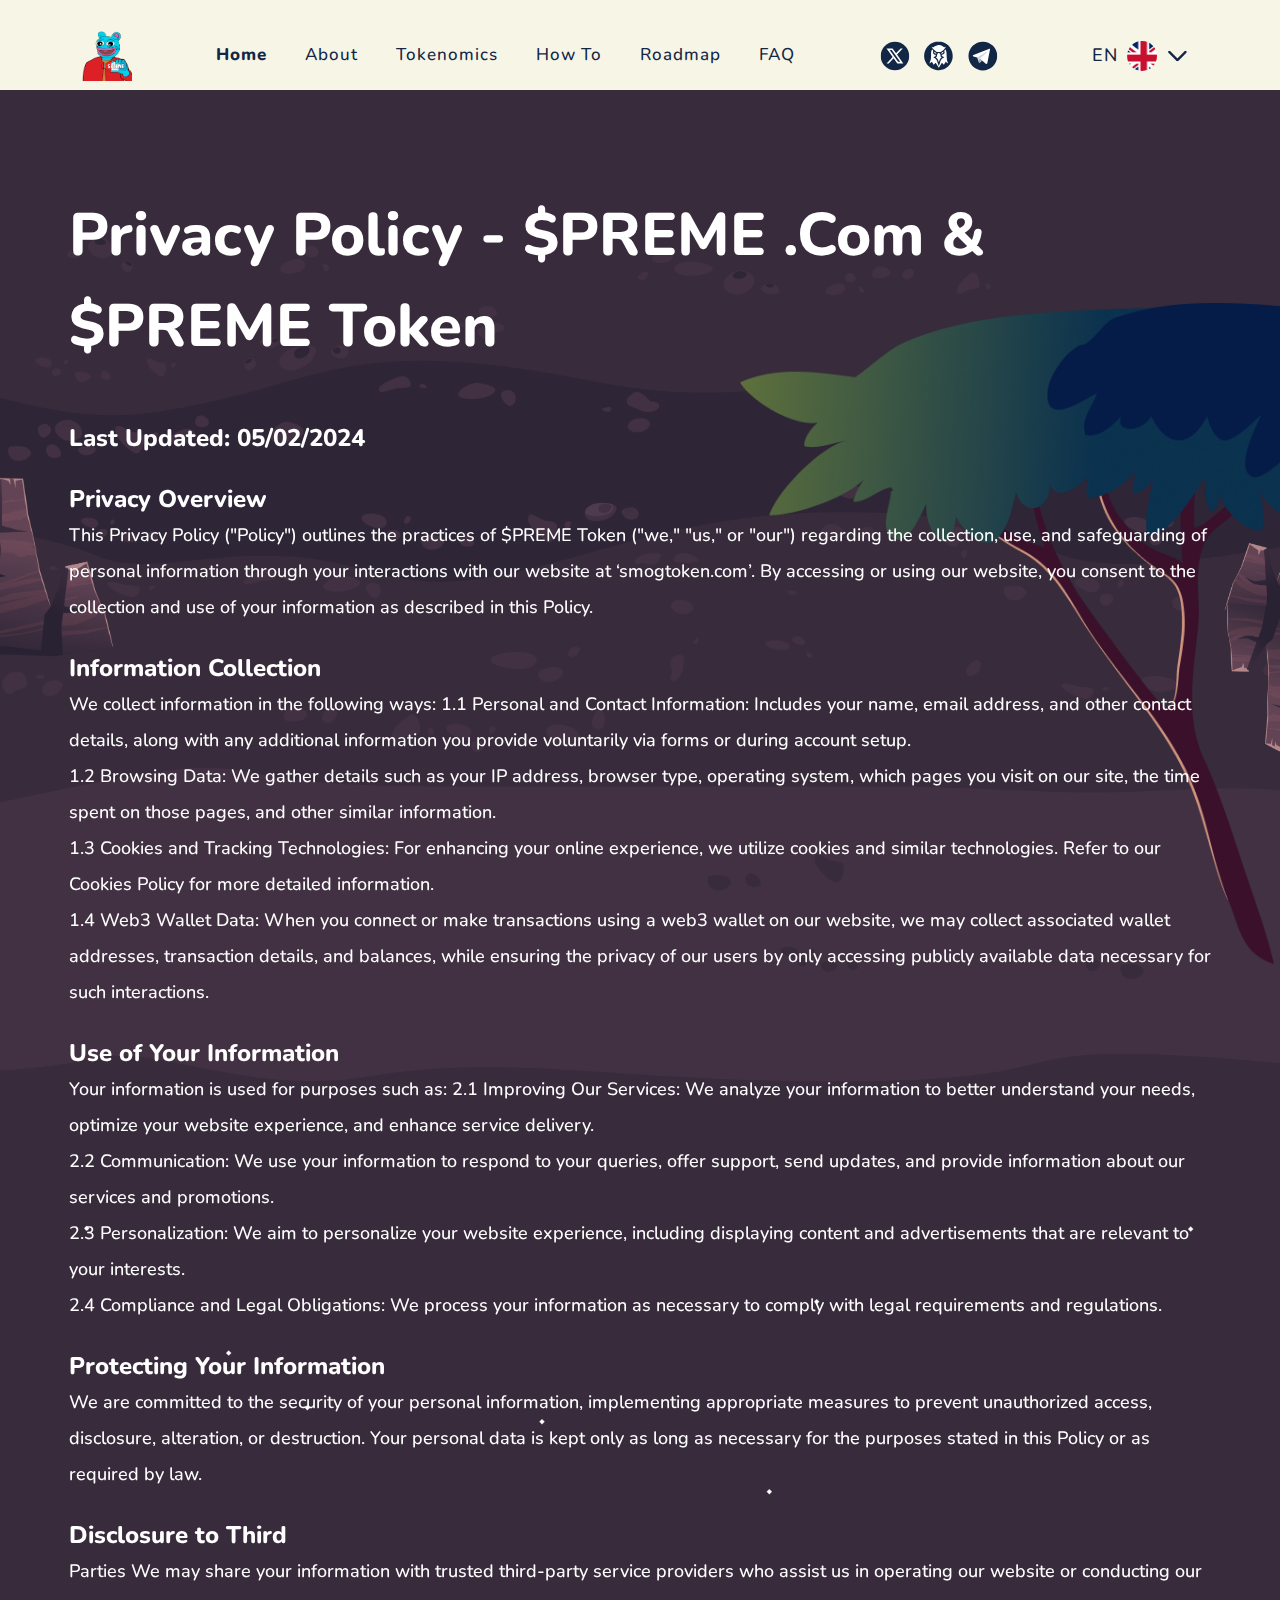
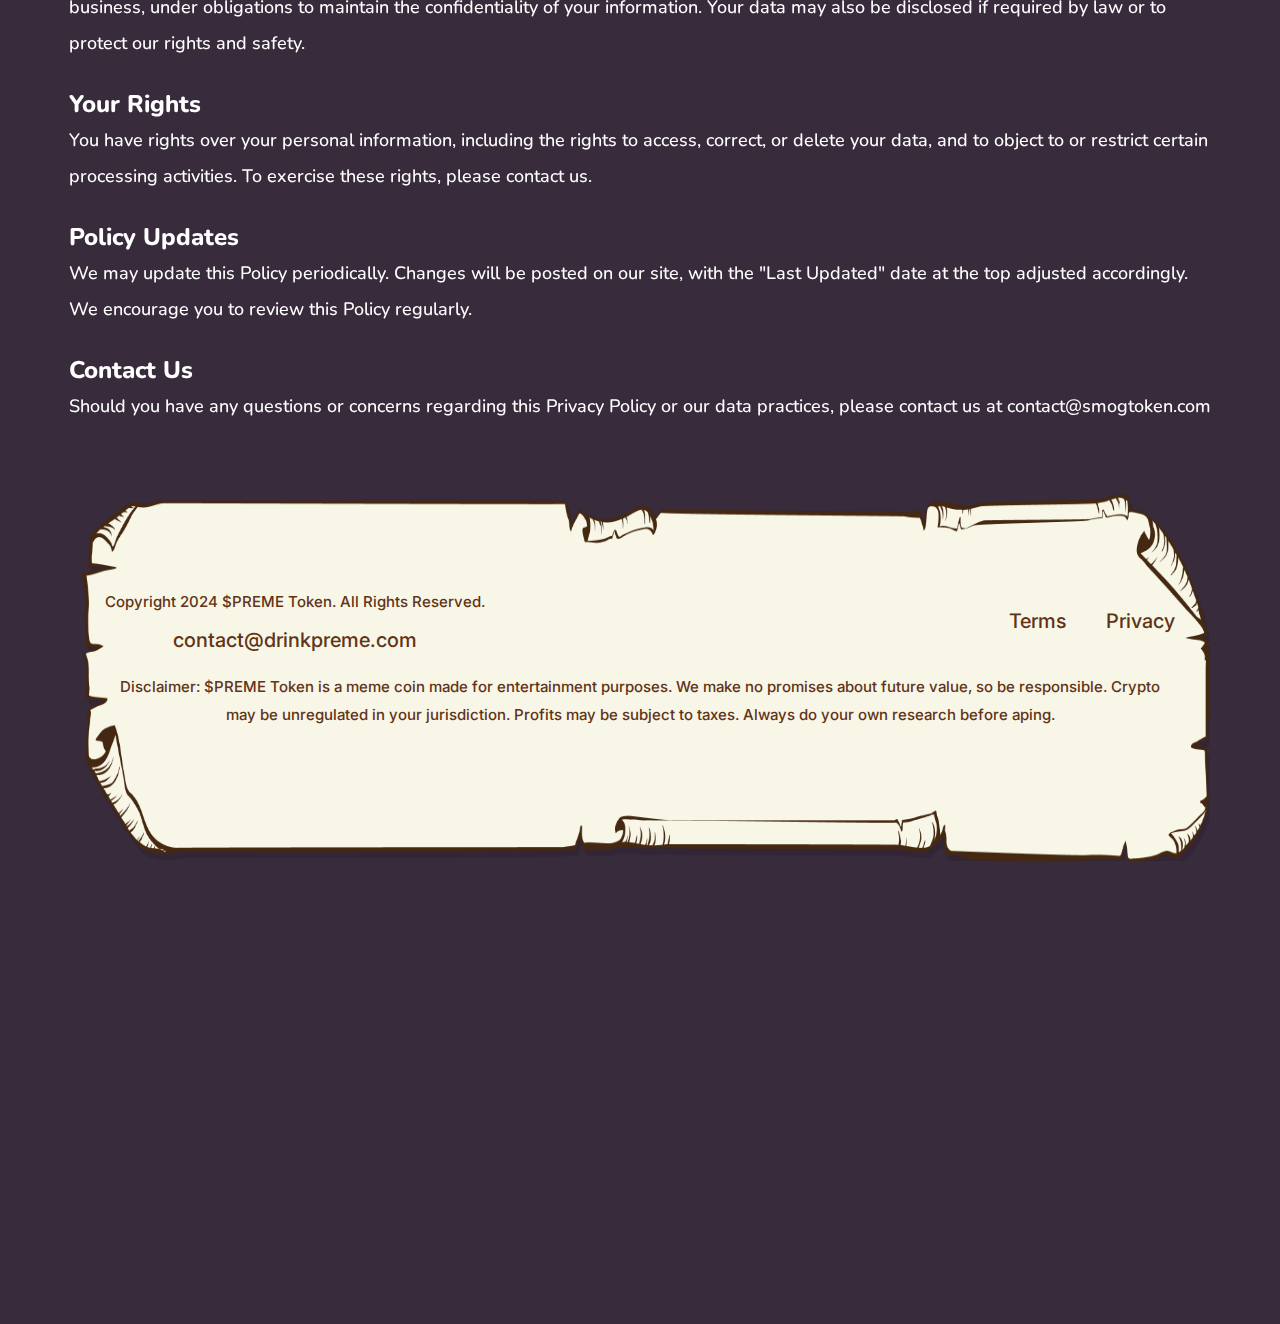
<file: privacy-policy.html>
<!DOCTYPE html>
<html lang="en">
  <head>
    <meta charset="UTF-8" />
    <meta
      name="viewport"
      content="width=device-width, initial-scale=1.0, maximum-scale=1.0"
    />
    <title>Privacy policy</title>
    <!-- Favicon -->
    <link rel="icon" href="assets/images/nav-logo.png" type="image/x-icon" />
    <!-- All Plugins CSS -->
    <link rel="stylesheet" href="./assets/css/plugins/bootstrap.min.css" />
    <link rel="stylesheet" href="./assets/css/plugins/aos.css" />
    <link rel="stylesheet" href="./assets/css/plugins/nice-select.min.css" />
    <link rel="stylesheet" href="./assets/css/plugins/owl.carousel.min.css" />
    <!-- Font Awesome CDN -->
    <link
      href="https://cdnjs.cloudflare.com/ajax/libs/font-awesome/6.0.0-beta3/css/all.min.css"
      rel="stylesheet"
    />
    <!-- Custom Css -->
    <link rel="stylesheet" href="./assets/css/helper.css" />
    <link rel="stylesheet" href="./assets/css/style.css" />
    <link rel="stylesheet" href="./assets/css/responsive.css" />
  </head>

  <body>
       <!-- header area starts -->
       <header class="header-for-desktop">
        <div class="container navbar-items-container">
          <a href="index.html" class="header-logo">
            <img src="assets/images/nav-logo.png" alt="" srcset="" />
          </a>
          <!-- routes -->
          <div class="header-routes">
            <a href="index.html" class="bi-route active">Home</a>
            <a href="#about-section-link" class="bi-route">About</a>
            <a href="#tokenomics-section-link" class="bi-route">Tokenomics</a>
            <a href="#how-to-section-link" class="bi-route">How to</a>
            <a href="#roadmap-section-link" class="bi-route">Roadmap</a>
            <a href="#faq-section-link" class="bi-route">FAQ</a>
          </div>
          <!-- social links -->
          <div class="header-social-links">
            <a href="https://x.com/PREME_BASE" target="_blank">
              <svg
                xmlns="http://www.w3.org/2000/svg"
                width="30"
                height="30"
                viewBox="0 0 30 30"
                fill="none"
              >
                <g clip-path="url(#clip0_24699_24105)">
                  <path
                    d="M29.2288 14.9113C29.2288 22.8015 22.8328 29.1975 14.9425 29.1975C7.05227 29.1975 0.65625 22.8015 0.65625 14.9113C0.65625 7.02102 7.05227 0.625 14.9425 0.625C22.8328 0.625 29.2288 7.02102 29.2288 14.9113Z"
                    fill="#122746"
                  />
                  <path
                    d="M17.0039 13.5991L22.7831 7.41797H20.5884L16.0527 12.2702L12.5789 7.41797H6.57617L12.6522 15.9057L6.57617 22.4053H8.77075L13.6043 17.2353L17.3052 22.4053H23.3079L17.0039 13.5991ZM9.66885 9.00708H11.7613L20.2146 20.8148H18.1221L9.66885 9.00708Z"
                    fill="white"
                  />
                </g>
                <defs>
                  <clipPath id="clip0_24699_24105">
                    <rect
                      width="28.75"
                      height="30"
                      fill="white"
                      transform="translate(0.65625)"
                    />
                  </clipPath>
                </defs>
              </svg>
            </a>
  
            <a href="#">
              <svg
                xmlns="http://www.w3.org/2000/svg"
                width="31"
                height="30"
                viewBox="0 0 31 30"
                fill="none"
              >
                <path
                  d="M22.5563 4.19785L13.1801 2.8584L7.37579 3.30487L5.58984 22.9502L14.073 27.8615H18.5379L26.1281 22.9502L25.2351 6.87675L22.5563 4.19785Z"
                  fill="white"
                />
                <path
                  d="M14.9145 0.625C15.256 0.625 15.601 0.625 15.9425 0.625C15.9669 0.628485 15.9913 0.638941 16.0156 0.638941C16.1028 0.642427 16.1865 0.638941 16.2735 0.645913C16.8799 0.684251 17.4793 0.757444 18.0751 0.868976C19.375 1.11295 20.6156 1.52075 21.7935 2.12023C24.794 3.64334 27.0138 5.93324 28.4251 8.98991C29.2266 10.7222 29.6518 12.545 29.6936 14.455C29.711 15.1974 29.6971 15.9398 29.5996 16.6788C29.5229 17.2781 29.4183 17.8708 29.265 18.4528C28.5436 21.2166 27.1358 23.5728 25.0169 25.4898C22.4974 27.7658 19.5319 28.989 16.1411 29.1808C15.4441 29.2191 14.7506 29.1983 14.0606 29.1354C13.3671 29.0728 12.6841 28.9576 12.0082 28.7869C9.35268 28.1246 7.07012 26.8106 5.16392 24.8484C3.55392 23.1929 2.41439 21.2515 1.7453 19.0383C1.41076 17.9404 1.21561 16.8181 1.15985 15.6714C1.15636 15.5878 1.13894 15.5041 1.125 15.4204C1.125 15.0789 1.125 14.7338 1.125 14.3923C1.13545 14.312 1.15288 14.232 1.15985 14.1483C1.18773 13.8415 1.20515 13.5349 1.23652 13.2281C1.29924 12.6391 1.40379 12.0536 1.55015 11.4785C2.26803 8.62046 3.72468 6.2051 5.92012 4.23934C7.67995 2.67091 9.71511 1.60439 12.0116 1.03628C12.6006 0.889889 13.1964 0.778356 13.7993 0.719105C14.1478 0.684251 14.4998 0.666825 14.8518 0.638941C14.8726 0.638941 14.8935 0.628485 14.9145 0.625ZM15.7926 26.8525C16.838 25.169 17.8731 23.503 18.915 21.83C19.5701 22.4331 20.2114 23.0255 20.8666 23.625C21.4904 22.6316 22.1071 21.6489 22.7275 20.659C23.5116 21.2724 24.2851 21.8789 25.0588 22.4888C25.0588 22.4888 25.0658 22.4888 25.0658 22.4923C25.0658 22.4923 25.0728 22.4923 25.0763 22.4923C25.0763 22.4923 25.0763 22.4888 25.0833 22.4819C25.0763 22.454 25.0658 22.4261 25.0554 22.3946C24.902 21.966 24.7556 21.5408 24.5988 21.1121C24.306 20.3105 24.0308 19.5018 23.9506 18.6445C23.9158 18.2575 23.867 17.8743 23.8286 17.4908C23.7974 17.1561 23.7694 16.8216 23.745 16.4835C23.7136 16.0513 23.6823 15.6156 23.6579 15.1834C23.6335 14.7826 23.6125 14.3784 23.5951 13.9775C23.5638 13.3885 23.5325 12.7995 23.5081 12.2069C23.4871 11.7538 23.4523 11.3007 23.3756 10.8546C23.2293 10.0007 22.9505 9.19208 22.5218 8.43574C22.5079 8.40786 22.4905 8.38346 22.4661 8.34513C22.4313 8.38695 22.3999 8.4218 22.372 8.46014C22.1211 8.76685 21.8771 9.08054 21.5914 9.35588C21.546 9.40119 21.5078 9.45348 21.4729 9.50575C21.3788 9.64514 21.33 9.80204 21.3335 9.97276C21.3335 10.1227 21.3684 10.2621 21.4171 10.4015C21.5043 10.6524 21.5705 10.9104 21.5914 11.1787C21.6541 11.9316 21.4171 12.566 20.8386 13.0643C20.525 13.3328 20.1591 13.507 19.7654 13.6185C19.511 13.6883 19.2566 13.7474 18.9986 13.8103C18.929 13.8276 18.8593 13.845 18.7861 13.8659C18.7756 14.0438 18.7791 14.2145 18.8105 14.3853C18.8836 14.7581 19.0859 15.0405 19.389 15.2601C19.5771 15.396 19.7863 15.4971 19.9919 15.6051C20.2184 15.7201 20.4449 15.8353 20.6644 15.9606C20.8213 16.0513 20.9606 16.1698 21.0756 16.3091C21.1 16.3406 21.1244 16.372 21.1489 16.4068C20.9466 16.5358 20.7585 16.6613 20.5425 16.7484C19.5458 17.1493 18.7478 17.7975 18.1624 18.7036C17.8138 19.2439 17.563 19.8295 17.3713 20.4394C17.19 21.0145 17.0194 21.593 16.8206 22.1611C16.4931 23.1161 16.148 24.0676 15.81 25.0226C15.8031 25.0436 15.7926 25.061 15.7823 25.0889C15.7718 25.068 15.7613 25.054 15.7579 25.0401C15.6603 24.7788 15.5556 24.5208 15.4686 24.2559C15.0225 22.921 14.5764 21.5861 14.1339 20.2478C13.9875 19.8085 13.8238 19.3764 13.6006 18.965C13.0849 18.0205 12.3427 17.327 11.3425 16.9156C11.2066 16.8599 11.0742 16.7833 10.9453 16.71C10.8059 16.6299 10.67 16.5428 10.5306 16.4556C10.5027 16.4383 10.4783 16.4208 10.4434 16.3999C10.4713 16.365 10.4923 16.3336 10.5166 16.3058C10.6595 16.1385 10.8372 16.006 11.0288 15.9015C11.2345 15.7899 11.4471 15.6854 11.6561 15.5808C11.8618 15.4798 12.0639 15.3751 12.2485 15.2393C12.5692 15.0023 12.7608 14.6885 12.7957 14.2876C12.8096 14.1274 12.8061 13.967 12.7713 13.8068C12.7469 13.7998 12.7295 13.7963 12.7121 13.7928C12.5413 13.7649 12.374 13.7405 12.2033 13.7161C11.9071 13.6674 11.6213 13.5941 11.346 13.4686C10.3842 13.026 9.87889 12.0779 10.0531 11.0393C10.0845 10.8546 10.1263 10.6734 10.1611 10.4886C10.196 10.2969 10.21 10.1052 10.1995 9.91009C10.1786 9.58941 10.0496 9.31754 9.83359 9.08403C9.61753 8.8505 9.35964 8.66578 9.08783 8.495C9.08435 8.495 9.07738 8.495 9.06692 8.495C9.05647 8.51241 9.04253 8.52985 9.03208 8.54728C8.4745 9.49181 8.17133 10.513 8.11557 11.6074C8.09117 12.0954 8.09814 12.5834 8.09465 13.0748C8.08769 13.7335 8.09117 14.3958 8.08072 15.0545C8.07025 15.762 8.02844 16.4695 7.9448 17.1736C7.88557 17.6825 7.80193 18.1844 7.68345 18.6828C7.5301 19.3345 7.32799 19.9723 7.11193 20.6066C6.90633 21.2201 6.69375 21.83 6.48467 22.4435C6.4742 22.4784 6.46375 22.5096 6.4533 22.5446C6.46027 22.5446 6.46375 22.5516 6.47073 22.5516C7.26875 21.9241 8.06329 21.2968 8.86829 20.6625C9.4851 21.6559 10.095 22.6423 10.7117 23.6355C11.3704 23.036 12.0221 22.4435 12.6807 21.844C13.7191 23.517 14.7506 25.1795 15.7926 26.863V26.8525ZM8.63132 5.54288C8.6348 5.57424 8.6348 5.5847 8.63828 5.59515C8.77072 5.97855 8.9345 6.34451 9.16102 6.67911C9.63494 7.37619 10.1786 8.0175 10.785 8.60653C11.4784 9.2792 12.2381 9.87516 13.0501 10.4015C13.3219 10.5758 13.5973 10.75 13.8795 10.9034C14.2698 11.1195 14.681 11.1404 15.0991 10.9766C15.249 10.9174 15.4058 10.8895 15.5661 10.8965C15.7823 10.9069 15.9948 10.9278 16.2109 10.9487C16.4444 10.9731 16.6778 10.9975 16.9113 11.0254C16.9705 11.0324 17.0298 11.0463 17.089 11.0567C17.2388 11.0776 17.3816 11.0672 17.5176 10.98C17.8348 10.7814 18.1624 10.5967 18.4759 10.398C19.274 9.89615 20.0266 9.34194 20.7201 8.70063C21.6611 7.82929 22.4278 6.82549 23.0098 5.68229C23.0271 5.64395 23.048 5.60561 23.0654 5.56728C22.9645 5.60561 22.8773 5.65789 22.7866 5.7032C22.6613 5.76943 22.5428 5.8461 22.4348 5.9437C22.3093 6.05174 22.1734 6.14236 22.02 6.21208C21.8598 6.28178 21.696 6.31663 21.5216 6.30269C21.3231 6.28875 21.1419 6.22253 20.978 6.11796C20.8004 6.00295 20.6261 5.88095 20.4589 5.74851C19.2496 4.797 17.887 4.23934 16.3468 4.12084C15.7544 4.07553 15.1654 4.10341 14.5834 4.20798C13.5763 4.38573 12.6458 4.75866 11.7921 5.31981C11.562 5.47316 11.3391 5.6335 11.109 5.79034C10.9069 5.92626 10.6978 6.05523 10.4747 6.15281C10.3284 6.21555 10.1786 6.26435 10.0183 6.27829C9.72555 6.30966 9.4607 6.22949 9.21329 6.07265C9.01814 5.94718 8.85435 5.79034 8.7045 5.61606C8.68359 5.59168 8.66268 5.57076 8.63132 5.5359V5.54288ZM12.6982 16.2779C12.7365 16.3023 12.7608 16.3233 12.7852 16.3371C13.4265 16.7309 13.9561 17.2468 14.3744 17.8743C14.6984 18.3586 14.9494 18.8815 15.1619 19.4253C15.371 19.9689 15.5696 20.5195 15.7718 21.0633C15.7823 21.0946 15.7961 21.126 15.817 21.1748C15.831 21.1295 15.8414 21.1051 15.8519 21.0771C15.932 20.8298 16.0121 20.5823 16.0958 20.3384C16.298 19.7354 16.5175 19.1359 16.8068 18.5643C17.2738 17.6371 17.9184 16.8704 18.8001 16.3091C18.8175 16.2988 18.8314 16.2848 18.8593 16.2639C18.814 16.25 18.7826 16.2395 18.7513 16.2291C18.5666 16.1768 18.3889 16.1106 18.225 16.013C17.8905 15.8178 17.678 15.532 17.5804 15.1555C17.528 14.9534 17.5071 14.7478 17.5141 14.5421C17.528 14.1065 17.4375 13.6918 17.2911 13.2839C17.1831 12.9806 17.0228 12.7019 16.7998 12.4649C16.2143 11.8375 15.2874 11.8968 14.7611 12.444C14.5276 12.6879 14.3744 12.9736 14.2663 13.2909C14.1374 13.6709 14.0886 14.0611 14.0571 14.4585C14.0398 14.7025 14.0189 14.9464 13.9596 15.1834C13.8655 15.5808 13.6529 15.891 13.2801 16.0756C13.1511 16.1385 13.0153 16.1803 12.8828 16.2291C12.827 16.25 12.7713 16.2604 12.6982 16.2779ZM11.4052 10.7535C11.3948 10.771 11.3878 10.7814 11.3843 10.7919C11.3216 10.9941 11.2693 11.1996 11.2484 11.4122C11.224 11.6562 11.2798 11.8723 11.468 12.0431C11.6144 12.179 11.7781 12.2871 11.9558 12.3742C12.1824 12.4858 12.4263 12.5485 12.6807 12.545C13.0013 12.545 13.301 12.4509 13.5868 12.3115C13.6355 12.2871 13.6844 12.2592 13.7505 12.2244C12.9629 11.7259 12.1893 11.238 11.4122 10.7465L11.4052 10.7535ZM17.8418 12.2383C17.9811 12.301 18.0996 12.3603 18.2215 12.4091C18.5388 12.5345 18.8698 12.6008 19.2078 12.531C19.6921 12.4334 20.0616 12.1895 20.2323 11.7016C20.2498 11.6492 20.2706 11.5935 20.288 11.5412C20.3474 11.3704 20.403 11.1996 20.4624 11.0289C20.4693 11.008 20.4728 10.987 20.4798 10.9626C20.3683 10.8999 20.2601 10.8406 20.1556 10.778C19.389 11.2624 18.6258 11.7434 17.8418 12.2383Z"
                  fill="#122746"
                />
              </svg>
            </a>
  
            <a href="https://t.me/+R_FqHHPoMPdhMjc8" target="_blank">
              <svg
                xmlns="http://www.w3.org/2000/svg"
                width="31"
                height="30"
                viewBox="0 0 31 30"
                fill="none"
              >
                <g clip-path="url(#clip0_24699_24117)">
                  <path
                    d="M15.8515 0.625C12.0391 0.625 8.38273 2.1395 5.6869 4.83534C2.99107 7.53118 1.47656 11.1875 1.47656 15C1.47656 18.8125 2.99107 22.4689 5.6869 25.1646C8.38273 27.8605 12.0391 29.375 15.8515 29.375C19.664 29.375 23.3204 27.8605 26.0163 25.1646C28.712 22.4689 30.2265 18.8125 30.2265 15C30.2265 11.1875 28.712 7.53118 26.0163 4.83534C23.3204 2.1395 19.664 0.625 15.8515 0.625Z"
                    fill="#122746"
                  />
                  <path
                    d="M23.0071 8.53125L20.3146 22.2781C20.3146 22.2781 20.1989 22.9063 19.4198 22.9063C19.0058 22.9063 18.7923 22.7094 18.7923 22.7094L12.9603 17.87L10.1069 16.4318L6.44488 15.4579C6.44488 15.4579 5.79297 15.2695 5.79297 14.7305C5.79297 14.2813 6.46357 14.067 6.46357 14.067L21.7844 7.98069C21.7844 7.98069 22.2523 7.81178 22.5938 7.8125C22.8037 7.8125 23.0429 7.90235 23.0429 8.17188C23.0429 8.35156 23.0071 8.53125 23.0071 8.53125Z"
                    fill="white"
                  />
                  <path
                    d="M15.1336 19.6761L12.6712 22.1011C12.6712 22.1011 12.5641 22.1839 12.4211 22.1874C12.3715 22.1889 12.3183 22.181 12.2637 22.1565L12.9566 17.8691L15.1336 19.6761Z"
                    fill="#B0BEC5"
                  />
                  <path
                    d="M20.0939 10.8283C19.9724 10.6702 19.7482 10.6414 19.5901 10.7615L10.1055 16.4374C10.1055 16.4374 11.6192 20.6723 11.8499 21.4054C12.0813 22.1393 12.2668 22.1558 12.2668 22.1558L12.9597 17.8684L20.0264 11.3314C20.1846 11.2114 20.2139 10.9864 20.0939 10.8283Z"
                    fill="#CFD8DC"
                  />
                </g>
                <defs>
                  <clipPath id="clip0_24699_24117">
                    <rect
                      width="30"
                      height="30"
                      fill="white"
                      transform="translate(0.40625)"
                    />
                  </clipPath>
                </defs>
              </svg>
            </a>
          </div>
  
          <!-- Language selector with flag icon -->
          <div class="custom-select" id="languageSelector">
            <div class="select-trigger">
              <span>EN</span>
              <div class="language-flag">
                <img src="assets/images/en.png" alt="EN" />
              </div>
              <svg
                xmlns="http://www.w3.org/2000/svg"
                width="21"
                height="32"
                viewBox="0 0 21 32"
                fill="none"
              >
                <mask
                  id="mask0_24699_24152"
                  style="mask-type: luminance"
                  maskUnits="userSpaceOnUse"
                  x="1"
                  y="10"
                  width="19"
                  height="12"
                >
                  <path
                    d="M1.09375 10.75V21.25H19.7604V10.75H1.09375Z"
                    fill="white"
                  />
                </mask>
                <g mask="url(#mask0_24699_24152)">
                  <path
                    d="M2.26367 11.916L10.4303 20.0827L18.597 11.916"
                    stroke="#122746"
                    stroke-width="2.33333"
                    stroke-linecap="round"
                    stroke-linejoin="round"
                  />
                </g>
              </svg>
            </div>
            <ul class="select-options">
              <li data-value="en" data-img="assets/images/us.jpg">
                <span>US</span><img src="assets/images/us.jpg" alt="" srcset="" />
              </li>
              <li data-value="gb" data-img="assets/images/gb.jpg">
                <span>GB</span><img src="assets/images/gb.jpg" alt="" srcset="" />
              </li>
              <li data-value="fr" data-img="assets/images/fr.jpg">
                <span>FR</span><img src="assets/images/fr.jpg" alt="" srcset="" />
              </li>
              <li data-value="de" data-img="assets/images/de.jpg">
                <span>DE</span><img src="assets/images/de.jpg" alt="" srcset="" />
              </li>
              <li data-value="es" data-img="assets/images/es.jpg">
                <span>ES</span><img src="assets/images/es.jpg" alt="" srcset="" />
              </li>
            </ul>
          </div>
        </div>
      </header>
  
  
  
  <!-- mobile header -->
      <header class="header-for-mobile">
        <div class="container header-for-mobile-container">
          <a href="index.html" class="header-logo">
            <img src="assets/images/nav-logo.png" alt="" srcset="" />
          </a>
          <div class="mobile-header-routes">
            <svg id="open-mobile-header" xmlns="http://www.w3.org/2000/svg" width="24" height="24" viewBox="0 0 24 24"
              fill="none">
              <path d="M12 4.5H3" stroke="white" stroke-width="1.5" stroke-linecap="round" stroke-linejoin="round" />
              <path d="M12 9.5H3" stroke="white" stroke-width="1.5" stroke-linecap="round" stroke-linejoin="round" />
              <path d="M21 14.5H3" stroke="white" stroke-width="1.5" stroke-linecap="round" stroke-linejoin="round" />
              <path d="M21 19.5H3" stroke="white" stroke-width="1.5" stroke-linecap="round" stroke-linejoin="round" />
            </svg>
            <div class="mobile-header-route-box">
              <!-- Language selector with flag icon -->
              <div class="custom-select-mobile" id="languageSelector-mobile">
                <div class="select-trigger-mobile">
                  <span>EN</span>
                  <div class="language-flag" data-mobile-flag-prev>
                    <img src="assets/images/en.png" alt="EN" />
                  </div>
                  <svg xmlns="http://www.w3.org/2000/svg" width="21" height="32" viewBox="0 0 21 32" fill="none">
                    <mask id="mask0_24699_24152" style="mask-type: luminance" maskUnits="userSpaceOnUse" x="1" y="10" width="19"
                      height="12">
                      <path d="M1.09375 10.75V21.25H19.7604V10.75H1.09375Z" fill="white" />
                    </mask>
                    <g mask="url(#mask0_24699_24152)">
                      <path d="M2.26367 11.916L10.4303 20.0827L18.597 11.916" stroke="#122746" stroke-width="2.33333"
                        stroke-linecap="round" stroke-linejoin="round" />
                    </g>
                  </svg>
                </div>
                <ul class="select-options-mobile">
                  <li data-value="en" data-img="assets/images/us.jpg" options-mb>
                    <span>US</span><img src="assets/images/us.jpg" alt="" srcset="" />
                  </li>
                  <li data-value="gb" data-img="assets/images/gb.jpg" options-mb>
                    <span>GB</span><img src="assets/images/gb.jpg" alt="" srcset="" />
                  </li>
                  <li data-value="fr" data-img="assets/images/fr.jpg" options-mb>
                    <span>FR</span><img src="assets/images/fr.jpg" alt="" srcset="" />
                  </li>
                  <li data-value="de" data-img="assets/images/de.jpg" options-mb>
                    <span>DE</span><img src="assets/images/de.jpg" alt="" srcset="" />
                  </li>
                  <li data-value="es" data-img="assets/images/es.jpg" options-mb>
                    <span>ES</span><img src="assets/images/es.jpg" alt="" srcset="" />
                  </li>
                </ul>
              </div>
          
          
          
              <!-- routes -->
              <div class="header-routes-mobile">
                <a href="index.html" class="bi-route active">Home</a>
                <a href="#about-section-link" class="bi-route">About</a>
                <a href="#tokenomics-section-link" class="bi-route">Tokenomics</a>
                <a href="#how-to-section-link" class="bi-route">How to</a>
                <a href="#roadmap-section-link" class="bi-route">Roadmap</a>
                <a href="#faq-section-link" class="bi-route">FAQ</a>
              </div>
          
          
          
          
          
          
              <!-- social links -->
              <div class="header-social-links">
                <a href="https://x.com/PREME_BASE" target="_blank">
                  <svg xmlns="http://www.w3.org/2000/svg" width="30" height="30" viewBox="0 0 30 30" fill="none">
                    <g clip-path="url(#clip0_24699_24105)">
                      <path
                        d="M29.2288 14.9113C29.2288 22.8015 22.8328 29.1975 14.9425 29.1975C7.05227 29.1975 0.65625 22.8015 0.65625 14.9113C0.65625 7.02102 7.05227 0.625 14.9425 0.625C22.8328 0.625 29.2288 7.02102 29.2288 14.9113Z"
                        fill="#122746" />
                      <path
                        d="M17.0039 13.5991L22.7831 7.41797H20.5884L16.0527 12.2702L12.5789 7.41797H6.57617L12.6522 15.9057L6.57617 22.4053H8.77075L13.6043 17.2353L17.3052 22.4053H23.3079L17.0039 13.5991ZM9.66885 9.00708H11.7613L20.2146 20.8148H18.1221L9.66885 9.00708Z"
                        fill="white" />
                    </g>
                    <defs>
                      <clipPath id="clip0_24699_24105">
                        <rect width="28.75" height="30" fill="white" transform="translate(0.65625)" />
                      </clipPath>
                    </defs>
                  </svg>
                </a>
          
                <a href="#">
                  <svg xmlns="http://www.w3.org/2000/svg" width="31" height="30" viewBox="0 0 31 30" fill="none">
                    <path
                      d="M22.5563 4.19785L13.1801 2.8584L7.37579 3.30487L5.58984 22.9502L14.073 27.8615H18.5379L26.1281 22.9502L25.2351 6.87675L22.5563 4.19785Z"
                      fill="white" />
                    <path
                      d="M14.9145 0.625C15.256 0.625 15.601 0.625 15.9425 0.625C15.9669 0.628485 15.9913 0.638941 16.0156 0.638941C16.1028 0.642427 16.1865 0.638941 16.2735 0.645913C16.8799 0.684251 17.4793 0.757444 18.0751 0.868976C19.375 1.11295 20.6156 1.52075 21.7935 2.12023C24.794 3.64334 27.0138 5.93324 28.4251 8.98991C29.2266 10.7222 29.6518 12.545 29.6936 14.455C29.711 15.1974 29.6971 15.9398 29.5996 16.6788C29.5229 17.2781 29.4183 17.8708 29.265 18.4528C28.5436 21.2166 27.1358 23.5728 25.0169 25.4898C22.4974 27.7658 19.5319 28.989 16.1411 29.1808C15.4441 29.2191 14.7506 29.1983 14.0606 29.1354C13.3671 29.0728 12.6841 28.9576 12.0082 28.7869C9.35268 28.1246 7.07012 26.8106 5.16392 24.8484C3.55392 23.1929 2.41439 21.2515 1.7453 19.0383C1.41076 17.9404 1.21561 16.8181 1.15985 15.6714C1.15636 15.5878 1.13894 15.5041 1.125 15.4204C1.125 15.0789 1.125 14.7338 1.125 14.3923C1.13545 14.312 1.15288 14.232 1.15985 14.1483C1.18773 13.8415 1.20515 13.5349 1.23652 13.2281C1.29924 12.6391 1.40379 12.0536 1.55015 11.4785C2.26803 8.62046 3.72468 6.2051 5.92012 4.23934C7.67995 2.67091 9.71511 1.60439 12.0116 1.03628C12.6006 0.889889 13.1964 0.778356 13.7993 0.719105C14.1478 0.684251 14.4998 0.666825 14.8518 0.638941C14.8726 0.638941 14.8935 0.628485 14.9145 0.625ZM15.7926 26.8525C16.838 25.169 17.8731 23.503 18.915 21.83C19.5701 22.4331 20.2114 23.0255 20.8666 23.625C21.4904 22.6316 22.1071 21.6489 22.7275 20.659C23.5116 21.2724 24.2851 21.8789 25.0588 22.4888C25.0588 22.4888 25.0658 22.4888 25.0658 22.4923C25.0658 22.4923 25.0728 22.4923 25.0763 22.4923C25.0763 22.4923 25.0763 22.4888 25.0833 22.4819C25.0763 22.454 25.0658 22.4261 25.0554 22.3946C24.902 21.966 24.7556 21.5408 24.5988 21.1121C24.306 20.3105 24.0308 19.5018 23.9506 18.6445C23.9158 18.2575 23.867 17.8743 23.8286 17.4908C23.7974 17.1561 23.7694 16.8216 23.745 16.4835C23.7136 16.0513 23.6823 15.6156 23.6579 15.1834C23.6335 14.7826 23.6125 14.3784 23.5951 13.9775C23.5638 13.3885 23.5325 12.7995 23.5081 12.2069C23.4871 11.7538 23.4523 11.3007 23.3756 10.8546C23.2293 10.0007 22.9505 9.19208 22.5218 8.43574C22.5079 8.40786 22.4905 8.38346 22.4661 8.34513C22.4313 8.38695 22.3999 8.4218 22.372 8.46014C22.1211 8.76685 21.8771 9.08054 21.5914 9.35588C21.546 9.40119 21.5078 9.45348 21.4729 9.50575C21.3788 9.64514 21.33 9.80204 21.3335 9.97276C21.3335 10.1227 21.3684 10.2621 21.4171 10.4015C21.5043 10.6524 21.5705 10.9104 21.5914 11.1787C21.6541 11.9316 21.4171 12.566 20.8386 13.0643C20.525 13.3328 20.1591 13.507 19.7654 13.6185C19.511 13.6883 19.2566 13.7474 18.9986 13.8103C18.929 13.8276 18.8593 13.845 18.7861 13.8659C18.7756 14.0438 18.7791 14.2145 18.8105 14.3853C18.8836 14.7581 19.0859 15.0405 19.389 15.2601C19.5771 15.396 19.7863 15.4971 19.9919 15.6051C20.2184 15.7201 20.4449 15.8353 20.6644 15.9606C20.8213 16.0513 20.9606 16.1698 21.0756 16.3091C21.1 16.3406 21.1244 16.372 21.1489 16.4068C20.9466 16.5358 20.7585 16.6613 20.5425 16.7484C19.5458 17.1493 18.7478 17.7975 18.1624 18.7036C17.8138 19.2439 17.563 19.8295 17.3713 20.4394C17.19 21.0145 17.0194 21.593 16.8206 22.1611C16.4931 23.1161 16.148 24.0676 15.81 25.0226C15.8031 25.0436 15.7926 25.061 15.7823 25.0889C15.7718 25.068 15.7613 25.054 15.7579 25.0401C15.6603 24.7788 15.5556 24.5208 15.4686 24.2559C15.0225 22.921 14.5764 21.5861 14.1339 20.2478C13.9875 19.8085 13.8238 19.3764 13.6006 18.965C13.0849 18.0205 12.3427 17.327 11.3425 16.9156C11.2066 16.8599 11.0742 16.7833 10.9453 16.71C10.8059 16.6299 10.67 16.5428 10.5306 16.4556C10.5027 16.4383 10.4783 16.4208 10.4434 16.3999C10.4713 16.365 10.4923 16.3336 10.5166 16.3058C10.6595 16.1385 10.8372 16.006 11.0288 15.9015C11.2345 15.7899 11.4471 15.6854 11.6561 15.5808C11.8618 15.4798 12.0639 15.3751 12.2485 15.2393C12.5692 15.0023 12.7608 14.6885 12.7957 14.2876C12.8096 14.1274 12.8061 13.967 12.7713 13.8068C12.7469 13.7998 12.7295 13.7963 12.7121 13.7928C12.5413 13.7649 12.374 13.7405 12.2033 13.7161C11.9071 13.6674 11.6213 13.5941 11.346 13.4686C10.3842 13.026 9.87889 12.0779 10.0531 11.0393C10.0845 10.8546 10.1263 10.6734 10.1611 10.4886C10.196 10.2969 10.21 10.1052 10.1995 9.91009C10.1786 9.58941 10.0496 9.31754 9.83359 9.08403C9.61753 8.8505 9.35964 8.66578 9.08783 8.495C9.08435 8.495 9.07738 8.495 9.06692 8.495C9.05647 8.51241 9.04253 8.52985 9.03208 8.54728C8.4745 9.49181 8.17133 10.513 8.11557 11.6074C8.09117 12.0954 8.09814 12.5834 8.09465 13.0748C8.08769 13.7335 8.09117 14.3958 8.08072 15.0545C8.07025 15.762 8.02844 16.4695 7.9448 17.1736C7.88557 17.6825 7.80193 18.1844 7.68345 18.6828C7.5301 19.3345 7.32799 19.9723 7.11193 20.6066C6.90633 21.2201 6.69375 21.83 6.48467 22.4435C6.4742 22.4784 6.46375 22.5096 6.4533 22.5446C6.46027 22.5446 6.46375 22.5516 6.47073 22.5516C7.26875 21.9241 8.06329 21.2968 8.86829 20.6625C9.4851 21.6559 10.095 22.6423 10.7117 23.6355C11.3704 23.036 12.0221 22.4435 12.6807 21.844C13.7191 23.517 14.7506 25.1795 15.7926 26.863V26.8525ZM8.63132 5.54288C8.6348 5.57424 8.6348 5.5847 8.63828 5.59515C8.77072 5.97855 8.9345 6.34451 9.16102 6.67911C9.63494 7.37619 10.1786 8.0175 10.785 8.60653C11.4784 9.2792 12.2381 9.87516 13.0501 10.4015C13.3219 10.5758 13.5973 10.75 13.8795 10.9034C14.2698 11.1195 14.681 11.1404 15.0991 10.9766C15.249 10.9174 15.4058 10.8895 15.5661 10.8965C15.7823 10.9069 15.9948 10.9278 16.2109 10.9487C16.4444 10.9731 16.6778 10.9975 16.9113 11.0254C16.9705 11.0324 17.0298 11.0463 17.089 11.0567C17.2388 11.0776 17.3816 11.0672 17.5176 10.98C17.8348 10.7814 18.1624 10.5967 18.4759 10.398C19.274 9.89615 20.0266 9.34194 20.7201 8.70063C21.6611 7.82929 22.4278 6.82549 23.0098 5.68229C23.0271 5.64395 23.048 5.60561 23.0654 5.56728C22.9645 5.60561 22.8773 5.65789 22.7866 5.7032C22.6613 5.76943 22.5428 5.8461 22.4348 5.9437C22.3093 6.05174 22.1734 6.14236 22.02 6.21208C21.8598 6.28178 21.696 6.31663 21.5216 6.30269C21.3231 6.28875 21.1419 6.22253 20.978 6.11796C20.8004 6.00295 20.6261 5.88095 20.4589 5.74851C19.2496 4.797 17.887 4.23934 16.3468 4.12084C15.7544 4.07553 15.1654 4.10341 14.5834 4.20798C13.5763 4.38573 12.6458 4.75866 11.7921 5.31981C11.562 5.47316 11.3391 5.6335 11.109 5.79034C10.9069 5.92626 10.6978 6.05523 10.4747 6.15281C10.3284 6.21555 10.1786 6.26435 10.0183 6.27829C9.72555 6.30966 9.4607 6.22949 9.21329 6.07265C9.01814 5.94718 8.85435 5.79034 8.7045 5.61606C8.68359 5.59168 8.66268 5.57076 8.63132 5.5359V5.54288ZM12.6982 16.2779C12.7365 16.3023 12.7608 16.3233 12.7852 16.3371C13.4265 16.7309 13.9561 17.2468 14.3744 17.8743C14.6984 18.3586 14.9494 18.8815 15.1619 19.4253C15.371 19.9689 15.5696 20.5195 15.7718 21.0633C15.7823 21.0946 15.7961 21.126 15.817 21.1748C15.831 21.1295 15.8414 21.1051 15.8519 21.0771C15.932 20.8298 16.0121 20.5823 16.0958 20.3384C16.298 19.7354 16.5175 19.1359 16.8068 18.5643C17.2738 17.6371 17.9184 16.8704 18.8001 16.3091C18.8175 16.2988 18.8314 16.2848 18.8593 16.2639C18.814 16.25 18.7826 16.2395 18.7513 16.2291C18.5666 16.1768 18.3889 16.1106 18.225 16.013C17.8905 15.8178 17.678 15.532 17.5804 15.1555C17.528 14.9534 17.5071 14.7478 17.5141 14.5421C17.528 14.1065 17.4375 13.6918 17.2911 13.2839C17.1831 12.9806 17.0228 12.7019 16.7998 12.4649C16.2143 11.8375 15.2874 11.8968 14.7611 12.444C14.5276 12.6879 14.3744 12.9736 14.2663 13.2909C14.1374 13.6709 14.0886 14.0611 14.0571 14.4585C14.0398 14.7025 14.0189 14.9464 13.9596 15.1834C13.8655 15.5808 13.6529 15.891 13.2801 16.0756C13.1511 16.1385 13.0153 16.1803 12.8828 16.2291C12.827 16.25 12.7713 16.2604 12.6982 16.2779ZM11.4052 10.7535C11.3948 10.771 11.3878 10.7814 11.3843 10.7919C11.3216 10.9941 11.2693 11.1996 11.2484 11.4122C11.224 11.6562 11.2798 11.8723 11.468 12.0431C11.6144 12.179 11.7781 12.2871 11.9558 12.3742C12.1824 12.4858 12.4263 12.5485 12.6807 12.545C13.0013 12.545 13.301 12.4509 13.5868 12.3115C13.6355 12.2871 13.6844 12.2592 13.7505 12.2244C12.9629 11.7259 12.1893 11.238 11.4122 10.7465L11.4052 10.7535ZM17.8418 12.2383C17.9811 12.301 18.0996 12.3603 18.2215 12.4091C18.5388 12.5345 18.8698 12.6008 19.2078 12.531C19.6921 12.4334 20.0616 12.1895 20.2323 11.7016C20.2498 11.6492 20.2706 11.5935 20.288 11.5412C20.3474 11.3704 20.403 11.1996 20.4624 11.0289C20.4693 11.008 20.4728 10.987 20.4798 10.9626C20.3683 10.8999 20.2601 10.8406 20.1556 10.778C19.389 11.2624 18.6258 11.7434 17.8418 12.2383Z"
                      fill="#122746" />
                  </svg>
                </a>
          
                <a href="https://t.me/+R_FqHHPoMPdhMjc8" target="_blank">
                  <svg xmlns="http://www.w3.org/2000/svg" width="31" height="30" viewBox="0 0 31 30" fill="none">
                    <g clip-path="url(#clip0_24699_24117)">
                      <path
                        d="M15.8515 0.625C12.0391 0.625 8.38273 2.1395 5.6869 4.83534C2.99107 7.53118 1.47656 11.1875 1.47656 15C1.47656 18.8125 2.99107 22.4689 5.6869 25.1646C8.38273 27.8605 12.0391 29.375 15.8515 29.375C19.664 29.375 23.3204 27.8605 26.0163 25.1646C28.712 22.4689 30.2265 18.8125 30.2265 15C30.2265 11.1875 28.712 7.53118 26.0163 4.83534C23.3204 2.1395 19.664 0.625 15.8515 0.625Z"
                        fill="#122746" />
                      <path
                        d="M23.0071 8.53125L20.3146 22.2781C20.3146 22.2781 20.1989 22.9063 19.4198 22.9063C19.0058 22.9063 18.7923 22.7094 18.7923 22.7094L12.9603 17.87L10.1069 16.4318L6.44488 15.4579C6.44488 15.4579 5.79297 15.2695 5.79297 14.7305C5.79297 14.2813 6.46357 14.067 6.46357 14.067L21.7844 7.98069C21.7844 7.98069 22.2523 7.81178 22.5938 7.8125C22.8037 7.8125 23.0429 7.90235 23.0429 8.17188C23.0429 8.35156 23.0071 8.53125 23.0071 8.53125Z"
                        fill="white" />
                      <path
                        d="M15.1336 19.6761L12.6712 22.1011C12.6712 22.1011 12.5641 22.1839 12.4211 22.1874C12.3715 22.1889 12.3183 22.181 12.2637 22.1565L12.9566 17.8691L15.1336 19.6761Z"
                        fill="#B0BEC5" />
                      <path
                        d="M20.0939 10.8283C19.9724 10.6702 19.7482 10.6414 19.5901 10.7615L10.1055 16.4374C10.1055 16.4374 11.6192 20.6723 11.8499 21.4054C12.0813 22.1393 12.2668 22.1558 12.2668 22.1558L12.9597 17.8684L20.0264 11.3314C20.1846 11.2114 20.2139 10.9864 20.0939 10.8283Z"
                        fill="#CFD8DC" />
                    </g>
                    <defs>
                      <clipPath id="clip0_24699_24117">
                        <rect width="30" height="30" fill="white" transform="translate(0.40625)" />
                      </clipPath>
                    </defs>
                  </svg>
                </a>
              </div>
          
          
            </div>
          </div>
        </div>
      </header>
      <!-- header area ends -->
    <!-- main area starts -->
    <main>
      <div class="terms-and-privacy-container">
        <!-- left-hill -->
        <div
          class="float-hill left-hill"
          data-aos="fade-right"
          data-aos-delay="500"
        >
          <img src="assets/images/hill-1.png" alt="" srcset="" />
        </div>
        <!-- right hill -->
        <div
          class="float-hill right-hill"
          data-aos="fade-left"
          data-aos-delay="600"
        >
          <img src="assets/images/hill-2.png" alt="" srcset="" />
        </div>
        
        <div class="big-tree" data-aos="fade-left"
        data-aos-delay="600">
          <img src="assets/images/big-tree.png" alt="" srcset="">
        </div>
        
        <div class="terms-and-privay-content">
          
          <div class="terms-privacy-title">
            Privacy Policy - $PREME .com & $PREME Token
          </div>

          <div class="terms-and-privacy-lists">
            <div class="terms-date">Last Updated: 05/02/2024</div>
            <!-- list 1 -->
            <div class="terms-list">
              <div class="terms-title">Privacy Overview</div>
              <div class="terms-des">
                This Privacy Policy ("Policy") outlines the practices of $PREME Token ("we," "us," or "our") regarding the collection, use, and safeguarding of personal information through your interactions with our website at ‘smogtoken.com’. By accessing or using our website, you consent to the collection and use of your information as described in this Policy.

               

                
              </div>
            </div>

            <!-- list 2 -->

            <div class="terms-list">
              <div class="terms-title">  

                Information Collection 
                
                </div>
              <div class="terms-des">
                We collect information in the following ways: 

1.1 Personal and Contact Information: Includes your name, email address, and other contact details, along with any additional information you provide voluntarily via forms or during account setup. <br>
1.2 Browsing Data: We gather details such as your IP address, browser type, operating system, which pages you visit on our site, the time spent on those pages, and other similar information. <br>
1.3 Cookies and Tracking Technologies: For enhancing your online experience, we utilize cookies and similar technologies. Refer to our Cookies Policy for more detailed information. <br>
1.4 Web3 Wallet Data: When you connect or make transactions using a web3 wallet on our website, we may collect associated wallet addresses, transaction details, and balances, while ensuring the privacy of our users by only accessing publicly available data necessary for such interactions. <br>
              </div>
            </div>

            <!-- list 3 -->

            <div class="terms-list">
              <div class="terms-title">
                Use of Your Information
              </div>
              <div class="terms-des">
                Your information is used for purposes such as: 

2.1 Improving Our Services: We analyze your information to better understand your needs, optimize your website experience, and enhance service delivery. <br>
2.2 Communication: We use your information to respond to your queries, offer support, send updates, and provide information about our services and promotions. 
<br>
2.3 Personalization: We aim to personalize your website experience, including displaying content and advertisements that are relevant to your interests. 
<br>
2.4 Compliance and Legal Obligations: We process your information as necessary to comply with legal requirements and regulations. 
              </div>
            </div>

            <!-- list 4 -->

            <div class="terms-list">
              <div class="terms-title">Protecting Your Information </div>
              <div class="terms-des">
                We are committed to the security of your personal information, implementing appropriate measures to prevent unauthorized access, disclosure, alteration, or destruction. Your personal data is kept only as long as necessary for the purposes stated in this Policy or as required by law. 
              </div>
            </div>

            <!-- list 5 -->
            <div class="terms-list">
              <div class="terms-title">Disclosure to Third </div>
              <div class="terms-des">
                Parties We may share your information with trusted third-party service providers who assist us in operating our website or conducting our business, under obligations to maintain the confidentiality of your information. Your data may also be disclosed if required by law or to protect our rights and safety. 
              </div>
            </div>

            <!-- list 6 -->
            <div class="terms-list">
              <div class="terms-title">Your Rights</div>
              <div class="terms-des">
                You have rights over your personal information, including the rights to access, correct, or delete your data, and to object to or restrict certain processing activities. To exercise these rights, please contact us. 
              </div>
            </div>

            <!-- list 6 -->
            <div class="terms-list">
              <div class="terms-title">Policy Updates </div>
              <div class="terms-des">
                We may update this Policy periodically. Changes will be posted on our site, with the "Last Updated" date at the top adjusted accordingly. We encourage you to review this Policy regularly. 
              </div>
            </div>

            <!-- list 6 -->
            <div class="terms-list">
              <div class="terms-title">Contact Us </div>
              <div class="terms-des">
                Should you have any questions or concerns regarding this Privacy Policy or our data practices, please contact us at contact@smogtoken.com
              </div>
            </div>

            

            

            

          </div>
        </div>
      </div>
    </main>
    <!-- main area starts -->

   <!-- footer area starts -->
   <footer >
    <div class="container footer-container">
      <a href="index.html" class="footer-logo">
        <img src="assets/images/nav-logo.png" alt="" srcset="" />
      </a>
      <div class="footer-content">
        <div class="footer-info-box">
          <div class="copy-right">
            <div class="footer-text-one">
              Copyright 2024 $PREME Token. All Rights Reserved.
            </div>
            <a href="mailto:contact@drinkpreme.com" class="footer-text-two"
              >contact@drinkpreme.com</a
            >
          </div>

          <div class="links">
            <a href="terms-of-use.html" class="footer-text-two">Terms</a>
            <a href="terms-of-use.html" class="footer-text-two">Privacy</a>
            
          </div>

          
         

        </div>
        <div class="footer-text-one">
          Disclaimer: $PREME Token is a meme coin made for entertainment
          purposes. We make no promises about future value, so be responsible.
          Crypto may be unregulated in your jurisdiction. Profits may be
          subject to taxes. Always do your own research before aping.
        </div>
      </div>
    </div>

    <!-- footer hill -->
    <div class="footer-hill" data-aos="fade-left">
      <img src="assets/images/hill-2.png" alt="" srcset="" />
    </div>
    <!-- flower img -->
    <div class="footer-flower-img">
      <img
        data-aos="fade-up"
        src="assets/images/flower-bg-footer.png"
        alt=""
        srcset=""
      />
    </div>
  </footer>
  <!-- footer area ends -->

    <!-- scroll to top -->
    <button id="scrollButton" style="display: none;" class="scroll-button hidden">
      <i class="fas fa-arrow-down icon"></i>
      <!-- Font Awesome icon -->
      <svg class="progress-circle" width="50" height="50">
        <circle class="progress-background" cx="25" cy="25" r="22" />
        <circle class="progress-bar" cx="25" cy="25" r="22" />
      </svg>
    </button>

    <!-- Javascript Links -->
    <script src="./assets/js/jquery-3.7.1.min.js"></script>
    <script src="./assets/js/plugins.js"></script>
    <script src="./assets/js/main.js"></script>
  </body>
</html>
</file>
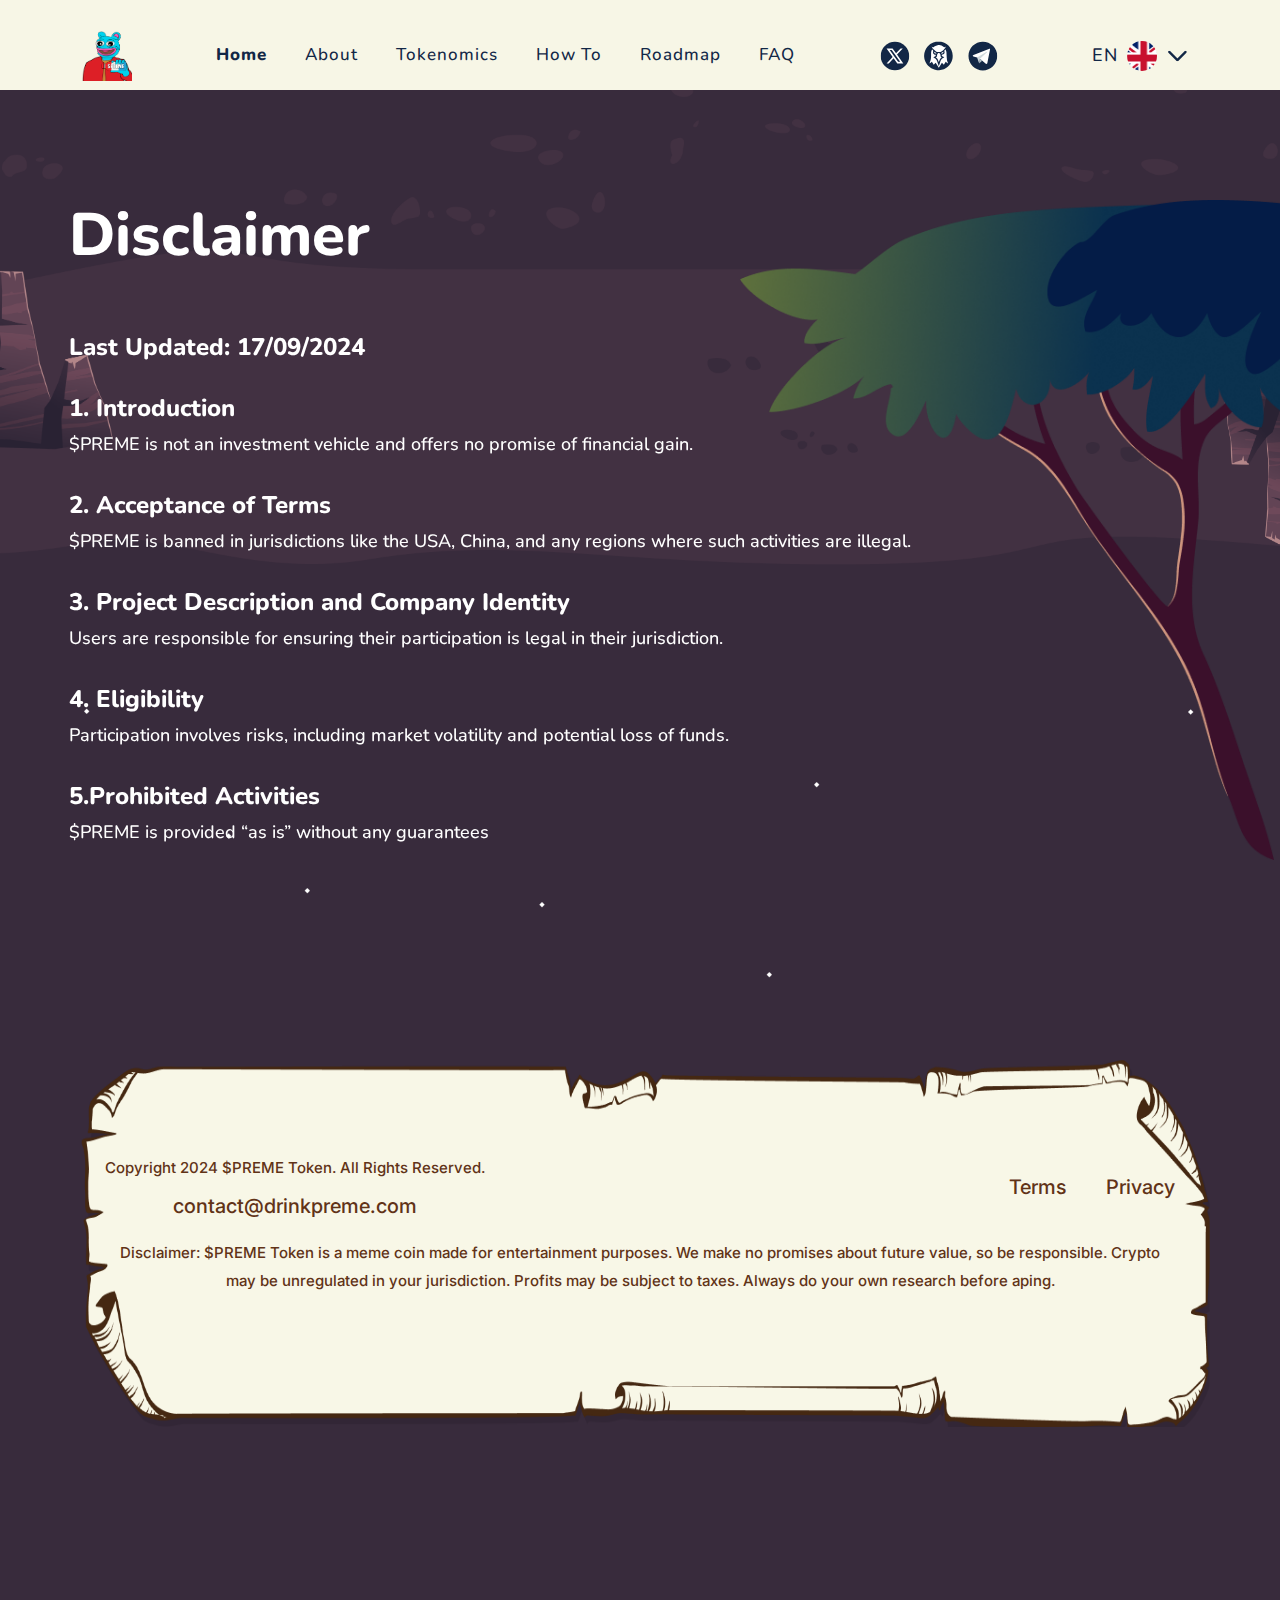
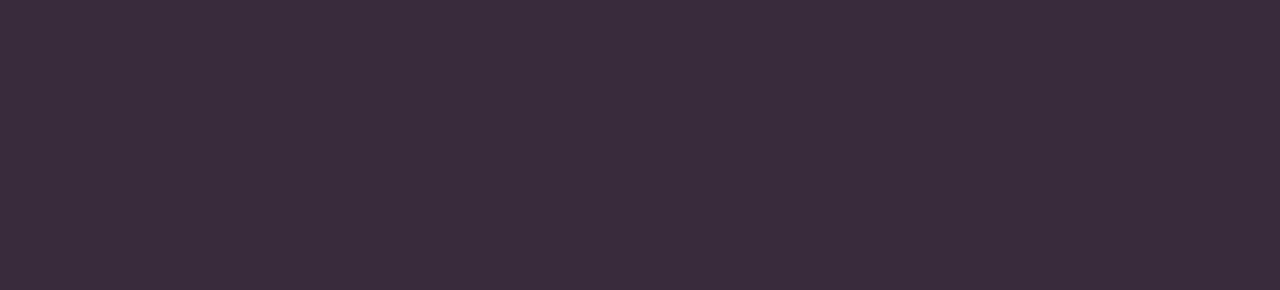
<file: terms-of-use.html>
<!DOCTYPE html>
<html lang="en">
  <head>
    <meta charset="UTF-8" />
    <meta
      name="viewport"
      content="width=device-width, initial-scale=1.0, maximum-scale=1.0"
    />
    <title>Terms of Use</title>
    <!-- Favicon -->
    <link rel="icon" href="assets/images/nav-logo.png" type="image/x-icon" />
    <!-- All Plugins CSS -->
    <link rel="stylesheet" href="./assets/css/plugins/bootstrap.min.css" />
    <link rel="stylesheet" href="./assets/css/plugins/aos.css" />
    <link rel="stylesheet" href="./assets/css/plugins/nice-select.min.css" />
    <link rel="stylesheet" href="./assets/css/plugins/owl.carousel.min.css" />
    <!-- Font Awesome CDN -->
    <link
      href="https://cdnjs.cloudflare.com/ajax/libs/font-awesome/6.0.0-beta3/css/all.min.css"
      rel="stylesheet"
    />
    <!-- Custom Css -->
    <link rel="stylesheet" href="./assets/css/helper.css" />
    <link rel="stylesheet" href="./assets/css/style.css" />
    <link rel="stylesheet" href="./assets/css/responsive.css" />
  </head>

  <body>
    <!-- header area starts -->
    <header class="header-for-desktop">
      <div class="container navbar-items-container">
        <a href="index.html" class="header-logo">
          <img src="assets/images/nav-logo.png" alt="" srcset="" />
        </a>
        <!-- routes -->
        <div class="header-routes">
          <a href="index.html" class="bi-route active">Home</a>
          <a href="#about-section-link" class="bi-route">About</a>
          <a href="#tokenomics-section-link" class="bi-route">Tokenomics</a>
          <a href="#how-to-section-link" class="bi-route">How to</a>
          <a href="#roadmap-section-link" class="bi-route">Roadmap</a>
          <a href="#faq-section-link" class="bi-route">FAQ</a>
        </div>
        <!-- social links -->
        <div class="header-social-links">
          <a href="https://x.com/PREME_BASE" target="_blank">
            <svg
              xmlns="http://www.w3.org/2000/svg"
              width="30"
              height="30"
              viewBox="0 0 30 30"
              fill="none"
            >
              <g clip-path="url(#clip0_24699_24105)">
                <path
                  d="M29.2288 14.9113C29.2288 22.8015 22.8328 29.1975 14.9425 29.1975C7.05227 29.1975 0.65625 22.8015 0.65625 14.9113C0.65625 7.02102 7.05227 0.625 14.9425 0.625C22.8328 0.625 29.2288 7.02102 29.2288 14.9113Z"
                  fill="#122746"
                />
                <path
                  d="M17.0039 13.5991L22.7831 7.41797H20.5884L16.0527 12.2702L12.5789 7.41797H6.57617L12.6522 15.9057L6.57617 22.4053H8.77075L13.6043 17.2353L17.3052 22.4053H23.3079L17.0039 13.5991ZM9.66885 9.00708H11.7613L20.2146 20.8148H18.1221L9.66885 9.00708Z"
                  fill="white"
                />
              </g>
              <defs>
                <clipPath id="clip0_24699_24105">
                  <rect
                    width="28.75"
                    height="30"
                    fill="white"
                    transform="translate(0.65625)"
                  />
                </clipPath>
              </defs>
            </svg>
          </a>

          <a href="#">
            <svg
              xmlns="http://www.w3.org/2000/svg"
              width="31"
              height="30"
              viewBox="0 0 31 30"
              fill="none"
            >
              <path
                d="M22.5563 4.19785L13.1801 2.8584L7.37579 3.30487L5.58984 22.9502L14.073 27.8615H18.5379L26.1281 22.9502L25.2351 6.87675L22.5563 4.19785Z"
                fill="white"
              />
              <path
                d="M14.9145 0.625C15.256 0.625 15.601 0.625 15.9425 0.625C15.9669 0.628485 15.9913 0.638941 16.0156 0.638941C16.1028 0.642427 16.1865 0.638941 16.2735 0.645913C16.8799 0.684251 17.4793 0.757444 18.0751 0.868976C19.375 1.11295 20.6156 1.52075 21.7935 2.12023C24.794 3.64334 27.0138 5.93324 28.4251 8.98991C29.2266 10.7222 29.6518 12.545 29.6936 14.455C29.711 15.1974 29.6971 15.9398 29.5996 16.6788C29.5229 17.2781 29.4183 17.8708 29.265 18.4528C28.5436 21.2166 27.1358 23.5728 25.0169 25.4898C22.4974 27.7658 19.5319 28.989 16.1411 29.1808C15.4441 29.2191 14.7506 29.1983 14.0606 29.1354C13.3671 29.0728 12.6841 28.9576 12.0082 28.7869C9.35268 28.1246 7.07012 26.8106 5.16392 24.8484C3.55392 23.1929 2.41439 21.2515 1.7453 19.0383C1.41076 17.9404 1.21561 16.8181 1.15985 15.6714C1.15636 15.5878 1.13894 15.5041 1.125 15.4204C1.125 15.0789 1.125 14.7338 1.125 14.3923C1.13545 14.312 1.15288 14.232 1.15985 14.1483C1.18773 13.8415 1.20515 13.5349 1.23652 13.2281C1.29924 12.6391 1.40379 12.0536 1.55015 11.4785C2.26803 8.62046 3.72468 6.2051 5.92012 4.23934C7.67995 2.67091 9.71511 1.60439 12.0116 1.03628C12.6006 0.889889 13.1964 0.778356 13.7993 0.719105C14.1478 0.684251 14.4998 0.666825 14.8518 0.638941C14.8726 0.638941 14.8935 0.628485 14.9145 0.625ZM15.7926 26.8525C16.838 25.169 17.8731 23.503 18.915 21.83C19.5701 22.4331 20.2114 23.0255 20.8666 23.625C21.4904 22.6316 22.1071 21.6489 22.7275 20.659C23.5116 21.2724 24.2851 21.8789 25.0588 22.4888C25.0588 22.4888 25.0658 22.4888 25.0658 22.4923C25.0658 22.4923 25.0728 22.4923 25.0763 22.4923C25.0763 22.4923 25.0763 22.4888 25.0833 22.4819C25.0763 22.454 25.0658 22.4261 25.0554 22.3946C24.902 21.966 24.7556 21.5408 24.5988 21.1121C24.306 20.3105 24.0308 19.5018 23.9506 18.6445C23.9158 18.2575 23.867 17.8743 23.8286 17.4908C23.7974 17.1561 23.7694 16.8216 23.745 16.4835C23.7136 16.0513 23.6823 15.6156 23.6579 15.1834C23.6335 14.7826 23.6125 14.3784 23.5951 13.9775C23.5638 13.3885 23.5325 12.7995 23.5081 12.2069C23.4871 11.7538 23.4523 11.3007 23.3756 10.8546C23.2293 10.0007 22.9505 9.19208 22.5218 8.43574C22.5079 8.40786 22.4905 8.38346 22.4661 8.34513C22.4313 8.38695 22.3999 8.4218 22.372 8.46014C22.1211 8.76685 21.8771 9.08054 21.5914 9.35588C21.546 9.40119 21.5078 9.45348 21.4729 9.50575C21.3788 9.64514 21.33 9.80204 21.3335 9.97276C21.3335 10.1227 21.3684 10.2621 21.4171 10.4015C21.5043 10.6524 21.5705 10.9104 21.5914 11.1787C21.6541 11.9316 21.4171 12.566 20.8386 13.0643C20.525 13.3328 20.1591 13.507 19.7654 13.6185C19.511 13.6883 19.2566 13.7474 18.9986 13.8103C18.929 13.8276 18.8593 13.845 18.7861 13.8659C18.7756 14.0438 18.7791 14.2145 18.8105 14.3853C18.8836 14.7581 19.0859 15.0405 19.389 15.2601C19.5771 15.396 19.7863 15.4971 19.9919 15.6051C20.2184 15.7201 20.4449 15.8353 20.6644 15.9606C20.8213 16.0513 20.9606 16.1698 21.0756 16.3091C21.1 16.3406 21.1244 16.372 21.1489 16.4068C20.9466 16.5358 20.7585 16.6613 20.5425 16.7484C19.5458 17.1493 18.7478 17.7975 18.1624 18.7036C17.8138 19.2439 17.563 19.8295 17.3713 20.4394C17.19 21.0145 17.0194 21.593 16.8206 22.1611C16.4931 23.1161 16.148 24.0676 15.81 25.0226C15.8031 25.0436 15.7926 25.061 15.7823 25.0889C15.7718 25.068 15.7613 25.054 15.7579 25.0401C15.6603 24.7788 15.5556 24.5208 15.4686 24.2559C15.0225 22.921 14.5764 21.5861 14.1339 20.2478C13.9875 19.8085 13.8238 19.3764 13.6006 18.965C13.0849 18.0205 12.3427 17.327 11.3425 16.9156C11.2066 16.8599 11.0742 16.7833 10.9453 16.71C10.8059 16.6299 10.67 16.5428 10.5306 16.4556C10.5027 16.4383 10.4783 16.4208 10.4434 16.3999C10.4713 16.365 10.4923 16.3336 10.5166 16.3058C10.6595 16.1385 10.8372 16.006 11.0288 15.9015C11.2345 15.7899 11.4471 15.6854 11.6561 15.5808C11.8618 15.4798 12.0639 15.3751 12.2485 15.2393C12.5692 15.0023 12.7608 14.6885 12.7957 14.2876C12.8096 14.1274 12.8061 13.967 12.7713 13.8068C12.7469 13.7998 12.7295 13.7963 12.7121 13.7928C12.5413 13.7649 12.374 13.7405 12.2033 13.7161C11.9071 13.6674 11.6213 13.5941 11.346 13.4686C10.3842 13.026 9.87889 12.0779 10.0531 11.0393C10.0845 10.8546 10.1263 10.6734 10.1611 10.4886C10.196 10.2969 10.21 10.1052 10.1995 9.91009C10.1786 9.58941 10.0496 9.31754 9.83359 9.08403C9.61753 8.8505 9.35964 8.66578 9.08783 8.495C9.08435 8.495 9.07738 8.495 9.06692 8.495C9.05647 8.51241 9.04253 8.52985 9.03208 8.54728C8.4745 9.49181 8.17133 10.513 8.11557 11.6074C8.09117 12.0954 8.09814 12.5834 8.09465 13.0748C8.08769 13.7335 8.09117 14.3958 8.08072 15.0545C8.07025 15.762 8.02844 16.4695 7.9448 17.1736C7.88557 17.6825 7.80193 18.1844 7.68345 18.6828C7.5301 19.3345 7.32799 19.9723 7.11193 20.6066C6.90633 21.2201 6.69375 21.83 6.48467 22.4435C6.4742 22.4784 6.46375 22.5096 6.4533 22.5446C6.46027 22.5446 6.46375 22.5516 6.47073 22.5516C7.26875 21.9241 8.06329 21.2968 8.86829 20.6625C9.4851 21.6559 10.095 22.6423 10.7117 23.6355C11.3704 23.036 12.0221 22.4435 12.6807 21.844C13.7191 23.517 14.7506 25.1795 15.7926 26.863V26.8525ZM8.63132 5.54288C8.6348 5.57424 8.6348 5.5847 8.63828 5.59515C8.77072 5.97855 8.9345 6.34451 9.16102 6.67911C9.63494 7.37619 10.1786 8.0175 10.785 8.60653C11.4784 9.2792 12.2381 9.87516 13.0501 10.4015C13.3219 10.5758 13.5973 10.75 13.8795 10.9034C14.2698 11.1195 14.681 11.1404 15.0991 10.9766C15.249 10.9174 15.4058 10.8895 15.5661 10.8965C15.7823 10.9069 15.9948 10.9278 16.2109 10.9487C16.4444 10.9731 16.6778 10.9975 16.9113 11.0254C16.9705 11.0324 17.0298 11.0463 17.089 11.0567C17.2388 11.0776 17.3816 11.0672 17.5176 10.98C17.8348 10.7814 18.1624 10.5967 18.4759 10.398C19.274 9.89615 20.0266 9.34194 20.7201 8.70063C21.6611 7.82929 22.4278 6.82549 23.0098 5.68229C23.0271 5.64395 23.048 5.60561 23.0654 5.56728C22.9645 5.60561 22.8773 5.65789 22.7866 5.7032C22.6613 5.76943 22.5428 5.8461 22.4348 5.9437C22.3093 6.05174 22.1734 6.14236 22.02 6.21208C21.8598 6.28178 21.696 6.31663 21.5216 6.30269C21.3231 6.28875 21.1419 6.22253 20.978 6.11796C20.8004 6.00295 20.6261 5.88095 20.4589 5.74851C19.2496 4.797 17.887 4.23934 16.3468 4.12084C15.7544 4.07553 15.1654 4.10341 14.5834 4.20798C13.5763 4.38573 12.6458 4.75866 11.7921 5.31981C11.562 5.47316 11.3391 5.6335 11.109 5.79034C10.9069 5.92626 10.6978 6.05523 10.4747 6.15281C10.3284 6.21555 10.1786 6.26435 10.0183 6.27829C9.72555 6.30966 9.4607 6.22949 9.21329 6.07265C9.01814 5.94718 8.85435 5.79034 8.7045 5.61606C8.68359 5.59168 8.66268 5.57076 8.63132 5.5359V5.54288ZM12.6982 16.2779C12.7365 16.3023 12.7608 16.3233 12.7852 16.3371C13.4265 16.7309 13.9561 17.2468 14.3744 17.8743C14.6984 18.3586 14.9494 18.8815 15.1619 19.4253C15.371 19.9689 15.5696 20.5195 15.7718 21.0633C15.7823 21.0946 15.7961 21.126 15.817 21.1748C15.831 21.1295 15.8414 21.1051 15.8519 21.0771C15.932 20.8298 16.0121 20.5823 16.0958 20.3384C16.298 19.7354 16.5175 19.1359 16.8068 18.5643C17.2738 17.6371 17.9184 16.8704 18.8001 16.3091C18.8175 16.2988 18.8314 16.2848 18.8593 16.2639C18.814 16.25 18.7826 16.2395 18.7513 16.2291C18.5666 16.1768 18.3889 16.1106 18.225 16.013C17.8905 15.8178 17.678 15.532 17.5804 15.1555C17.528 14.9534 17.5071 14.7478 17.5141 14.5421C17.528 14.1065 17.4375 13.6918 17.2911 13.2839C17.1831 12.9806 17.0228 12.7019 16.7998 12.4649C16.2143 11.8375 15.2874 11.8968 14.7611 12.444C14.5276 12.6879 14.3744 12.9736 14.2663 13.2909C14.1374 13.6709 14.0886 14.0611 14.0571 14.4585C14.0398 14.7025 14.0189 14.9464 13.9596 15.1834C13.8655 15.5808 13.6529 15.891 13.2801 16.0756C13.1511 16.1385 13.0153 16.1803 12.8828 16.2291C12.827 16.25 12.7713 16.2604 12.6982 16.2779ZM11.4052 10.7535C11.3948 10.771 11.3878 10.7814 11.3843 10.7919C11.3216 10.9941 11.2693 11.1996 11.2484 11.4122C11.224 11.6562 11.2798 11.8723 11.468 12.0431C11.6144 12.179 11.7781 12.2871 11.9558 12.3742C12.1824 12.4858 12.4263 12.5485 12.6807 12.545C13.0013 12.545 13.301 12.4509 13.5868 12.3115C13.6355 12.2871 13.6844 12.2592 13.7505 12.2244C12.9629 11.7259 12.1893 11.238 11.4122 10.7465L11.4052 10.7535ZM17.8418 12.2383C17.9811 12.301 18.0996 12.3603 18.2215 12.4091C18.5388 12.5345 18.8698 12.6008 19.2078 12.531C19.6921 12.4334 20.0616 12.1895 20.2323 11.7016C20.2498 11.6492 20.2706 11.5935 20.288 11.5412C20.3474 11.3704 20.403 11.1996 20.4624 11.0289C20.4693 11.008 20.4728 10.987 20.4798 10.9626C20.3683 10.8999 20.2601 10.8406 20.1556 10.778C19.389 11.2624 18.6258 11.7434 17.8418 12.2383Z"
                fill="#122746"
              />
            </svg>
          </a>

          <a href="https://t.me/+R_FqHHPoMPdhMjc8" target="_blank">
            <svg
              xmlns="http://www.w3.org/2000/svg"
              width="31"
              height="30"
              viewBox="0 0 31 30"
              fill="none"
            >
              <g clip-path="url(#clip0_24699_24117)">
                <path
                  d="M15.8515 0.625C12.0391 0.625 8.38273 2.1395 5.6869 4.83534C2.99107 7.53118 1.47656 11.1875 1.47656 15C1.47656 18.8125 2.99107 22.4689 5.6869 25.1646C8.38273 27.8605 12.0391 29.375 15.8515 29.375C19.664 29.375 23.3204 27.8605 26.0163 25.1646C28.712 22.4689 30.2265 18.8125 30.2265 15C30.2265 11.1875 28.712 7.53118 26.0163 4.83534C23.3204 2.1395 19.664 0.625 15.8515 0.625Z"
                  fill="#122746"
                />
                <path
                  d="M23.0071 8.53125L20.3146 22.2781C20.3146 22.2781 20.1989 22.9063 19.4198 22.9063C19.0058 22.9063 18.7923 22.7094 18.7923 22.7094L12.9603 17.87L10.1069 16.4318L6.44488 15.4579C6.44488 15.4579 5.79297 15.2695 5.79297 14.7305C5.79297 14.2813 6.46357 14.067 6.46357 14.067L21.7844 7.98069C21.7844 7.98069 22.2523 7.81178 22.5938 7.8125C22.8037 7.8125 23.0429 7.90235 23.0429 8.17188C23.0429 8.35156 23.0071 8.53125 23.0071 8.53125Z"
                  fill="white"
                />
                <path
                  d="M15.1336 19.6761L12.6712 22.1011C12.6712 22.1011 12.5641 22.1839 12.4211 22.1874C12.3715 22.1889 12.3183 22.181 12.2637 22.1565L12.9566 17.8691L15.1336 19.6761Z"
                  fill="#B0BEC5"
                />
                <path
                  d="M20.0939 10.8283C19.9724 10.6702 19.7482 10.6414 19.5901 10.7615L10.1055 16.4374C10.1055 16.4374 11.6192 20.6723 11.8499 21.4054C12.0813 22.1393 12.2668 22.1558 12.2668 22.1558L12.9597 17.8684L20.0264 11.3314C20.1846 11.2114 20.2139 10.9864 20.0939 10.8283Z"
                  fill="#CFD8DC"
                />
              </g>
              <defs>
                <clipPath id="clip0_24699_24117">
                  <rect
                    width="30"
                    height="30"
                    fill="white"
                    transform="translate(0.40625)"
                  />
                </clipPath>
              </defs>
            </svg>
          </a>
        </div>

        <!-- Language selector with flag icon -->
        <div class="custom-select" id="languageSelector">
          <div class="select-trigger">
            <span>EN</span>
            <div class="language-flag">
              <img src="assets/images/en.png" alt="EN" />
            </div>
            <svg
              xmlns="http://www.w3.org/2000/svg"
              width="21"
              height="32"
              viewBox="0 0 21 32"
              fill="none"
            >
              <mask
                id="mask0_24699_24152"
                style="mask-type: luminance"
                maskUnits="userSpaceOnUse"
                x="1"
                y="10"
                width="19"
                height="12"
              >
                <path
                  d="M1.09375 10.75V21.25H19.7604V10.75H1.09375Z"
                  fill="white"
                />
              </mask>
              <g mask="url(#mask0_24699_24152)">
                <path
                  d="M2.26367 11.916L10.4303 20.0827L18.597 11.916"
                  stroke="#122746"
                  stroke-width="2.33333"
                  stroke-linecap="round"
                  stroke-linejoin="round"
                />
              </g>
            </svg>
          </div>
          <ul class="select-options">
            <li data-value="en" data-img="assets/images/us.jpg">
              <span>US</span><img src="assets/images/us.jpg" alt="" srcset="" />
            </li>
            <li data-value="gb" data-img="assets/images/gb.jpg">
              <span>GB</span><img src="assets/images/gb.jpg" alt="" srcset="" />
            </li>
            <li data-value="fr" data-img="assets/images/fr.jpg">
              <span>FR</span><img src="assets/images/fr.jpg" alt="" srcset="" />
            </li>
            <li data-value="de" data-img="assets/images/de.jpg">
              <span>DE</span><img src="assets/images/de.jpg" alt="" srcset="" />
            </li>
            <li data-value="es" data-img="assets/images/es.jpg">
              <span>ES</span><img src="assets/images/es.jpg" alt="" srcset="" />
            </li>
          </ul>
        </div>
      </div>
    </header>



<!-- mobile header -->
    <header class="header-for-mobile">
      <div class="container header-for-mobile-container">
        <a href="index.html" class="header-logo">
          <img src="assets/images/nav-logo.png" alt="" srcset="" />
        </a>
        <div class="mobile-header-routes">
          <svg id="open-mobile-header" xmlns="http://www.w3.org/2000/svg" width="24" height="24" viewBox="0 0 24 24"
            fill="none">
            <path d="M12 4.5H3" stroke="white" stroke-width="1.5" stroke-linecap="round" stroke-linejoin="round" />
            <path d="M12 9.5H3" stroke="white" stroke-width="1.5" stroke-linecap="round" stroke-linejoin="round" />
            <path d="M21 14.5H3" stroke="white" stroke-width="1.5" stroke-linecap="round" stroke-linejoin="round" />
            <path d="M21 19.5H3" stroke="white" stroke-width="1.5" stroke-linecap="round" stroke-linejoin="round" />
          </svg>
          <div class="mobile-header-route-box">
            <!-- Language selector with flag icon -->
            <div class="custom-select-mobile" id="languageSelector-mobile">
              <div class="select-trigger-mobile">
                <span>EN</span>
                <div class="language-flag" data-mobile-flag-prev>
                  <img src="assets/images/en.png" alt="EN" />
                </div>
                <svg xmlns="http://www.w3.org/2000/svg" width="21" height="32" viewBox="0 0 21 32" fill="none">
                  <mask id="mask0_24699_24152" style="mask-type: luminance" maskUnits="userSpaceOnUse" x="1" y="10" width="19"
                    height="12">
                    <path d="M1.09375 10.75V21.25H19.7604V10.75H1.09375Z" fill="white" />
                  </mask>
                  <g mask="url(#mask0_24699_24152)">
                    <path d="M2.26367 11.916L10.4303 20.0827L18.597 11.916" stroke="#122746" stroke-width="2.33333"
                      stroke-linecap="round" stroke-linejoin="round" />
                  </g>
                </svg>
              </div>
              <ul class="select-options-mobile">
                <li data-value="en" data-img="assets/images/us.jpg" options-mb>
                  <span>US</span><img src="assets/images/us.jpg" alt="" srcset="" />
                </li>
                <li data-value="gb" data-img="assets/images/gb.jpg" options-mb>
                  <span>GB</span><img src="assets/images/gb.jpg" alt="" srcset="" />
                </li>
                <li data-value="fr" data-img="assets/images/fr.jpg" options-mb>
                  <span>FR</span><img src="assets/images/fr.jpg" alt="" srcset="" />
                </li>
                <li data-value="de" data-img="assets/images/de.jpg" options-mb>
                  <span>DE</span><img src="assets/images/de.jpg" alt="" srcset="" />
                </li>
                <li data-value="es" data-img="assets/images/es.jpg" options-mb>
                  <span>ES</span><img src="assets/images/es.jpg" alt="" srcset="" />
                </li>
              </ul>
            </div>
        
        
        
            <!-- routes -->
            <div class="header-routes-mobile">
              <a href="index.html" class="bi-route active">Home</a>
              <a href="#about-section-link" class="bi-route">About</a>
              <a href="#tokenomics-section-link" class="bi-route">Tokenomics</a>
              <a href="#how-to-section-link" class="bi-route">How to</a>
              <a href="#roadmap-section-link" class="bi-route">Roadmap</a>
              <a href="#faq-section-link" class="bi-route">FAQ</a>
            </div>
        
        
        
        
        
        
            <!-- social links -->
            <div class="header-social-links">
              <a href="https://x.com/PREME_BASE" target="_blank">
                <svg xmlns="http://www.w3.org/2000/svg" width="30" height="30" viewBox="0 0 30 30" fill="none">
                  <g clip-path="url(#clip0_24699_24105)">
                    <path
                      d="M29.2288 14.9113C29.2288 22.8015 22.8328 29.1975 14.9425 29.1975C7.05227 29.1975 0.65625 22.8015 0.65625 14.9113C0.65625 7.02102 7.05227 0.625 14.9425 0.625C22.8328 0.625 29.2288 7.02102 29.2288 14.9113Z"
                      fill="#122746" />
                    <path
                      d="M17.0039 13.5991L22.7831 7.41797H20.5884L16.0527 12.2702L12.5789 7.41797H6.57617L12.6522 15.9057L6.57617 22.4053H8.77075L13.6043 17.2353L17.3052 22.4053H23.3079L17.0039 13.5991ZM9.66885 9.00708H11.7613L20.2146 20.8148H18.1221L9.66885 9.00708Z"
                      fill="white" />
                  </g>
                  <defs>
                    <clipPath id="clip0_24699_24105">
                      <rect width="28.75" height="30" fill="white" transform="translate(0.65625)" />
                    </clipPath>
                  </defs>
                </svg>
              </a>
        
              <a href="#">
                <svg xmlns="http://www.w3.org/2000/svg" width="31" height="30" viewBox="0 0 31 30" fill="none">
                  <path
                    d="M22.5563 4.19785L13.1801 2.8584L7.37579 3.30487L5.58984 22.9502L14.073 27.8615H18.5379L26.1281 22.9502L25.2351 6.87675L22.5563 4.19785Z"
                    fill="white" />
                  <path
                    d="M14.9145 0.625C15.256 0.625 15.601 0.625 15.9425 0.625C15.9669 0.628485 15.9913 0.638941 16.0156 0.638941C16.1028 0.642427 16.1865 0.638941 16.2735 0.645913C16.8799 0.684251 17.4793 0.757444 18.0751 0.868976C19.375 1.11295 20.6156 1.52075 21.7935 2.12023C24.794 3.64334 27.0138 5.93324 28.4251 8.98991C29.2266 10.7222 29.6518 12.545 29.6936 14.455C29.711 15.1974 29.6971 15.9398 29.5996 16.6788C29.5229 17.2781 29.4183 17.8708 29.265 18.4528C28.5436 21.2166 27.1358 23.5728 25.0169 25.4898C22.4974 27.7658 19.5319 28.989 16.1411 29.1808C15.4441 29.2191 14.7506 29.1983 14.0606 29.1354C13.3671 29.0728 12.6841 28.9576 12.0082 28.7869C9.35268 28.1246 7.07012 26.8106 5.16392 24.8484C3.55392 23.1929 2.41439 21.2515 1.7453 19.0383C1.41076 17.9404 1.21561 16.8181 1.15985 15.6714C1.15636 15.5878 1.13894 15.5041 1.125 15.4204C1.125 15.0789 1.125 14.7338 1.125 14.3923C1.13545 14.312 1.15288 14.232 1.15985 14.1483C1.18773 13.8415 1.20515 13.5349 1.23652 13.2281C1.29924 12.6391 1.40379 12.0536 1.55015 11.4785C2.26803 8.62046 3.72468 6.2051 5.92012 4.23934C7.67995 2.67091 9.71511 1.60439 12.0116 1.03628C12.6006 0.889889 13.1964 0.778356 13.7993 0.719105C14.1478 0.684251 14.4998 0.666825 14.8518 0.638941C14.8726 0.638941 14.8935 0.628485 14.9145 0.625ZM15.7926 26.8525C16.838 25.169 17.8731 23.503 18.915 21.83C19.5701 22.4331 20.2114 23.0255 20.8666 23.625C21.4904 22.6316 22.1071 21.6489 22.7275 20.659C23.5116 21.2724 24.2851 21.8789 25.0588 22.4888C25.0588 22.4888 25.0658 22.4888 25.0658 22.4923C25.0658 22.4923 25.0728 22.4923 25.0763 22.4923C25.0763 22.4923 25.0763 22.4888 25.0833 22.4819C25.0763 22.454 25.0658 22.4261 25.0554 22.3946C24.902 21.966 24.7556 21.5408 24.5988 21.1121C24.306 20.3105 24.0308 19.5018 23.9506 18.6445C23.9158 18.2575 23.867 17.8743 23.8286 17.4908C23.7974 17.1561 23.7694 16.8216 23.745 16.4835C23.7136 16.0513 23.6823 15.6156 23.6579 15.1834C23.6335 14.7826 23.6125 14.3784 23.5951 13.9775C23.5638 13.3885 23.5325 12.7995 23.5081 12.2069C23.4871 11.7538 23.4523 11.3007 23.3756 10.8546C23.2293 10.0007 22.9505 9.19208 22.5218 8.43574C22.5079 8.40786 22.4905 8.38346 22.4661 8.34513C22.4313 8.38695 22.3999 8.4218 22.372 8.46014C22.1211 8.76685 21.8771 9.08054 21.5914 9.35588C21.546 9.40119 21.5078 9.45348 21.4729 9.50575C21.3788 9.64514 21.33 9.80204 21.3335 9.97276C21.3335 10.1227 21.3684 10.2621 21.4171 10.4015C21.5043 10.6524 21.5705 10.9104 21.5914 11.1787C21.6541 11.9316 21.4171 12.566 20.8386 13.0643C20.525 13.3328 20.1591 13.507 19.7654 13.6185C19.511 13.6883 19.2566 13.7474 18.9986 13.8103C18.929 13.8276 18.8593 13.845 18.7861 13.8659C18.7756 14.0438 18.7791 14.2145 18.8105 14.3853C18.8836 14.7581 19.0859 15.0405 19.389 15.2601C19.5771 15.396 19.7863 15.4971 19.9919 15.6051C20.2184 15.7201 20.4449 15.8353 20.6644 15.9606C20.8213 16.0513 20.9606 16.1698 21.0756 16.3091C21.1 16.3406 21.1244 16.372 21.1489 16.4068C20.9466 16.5358 20.7585 16.6613 20.5425 16.7484C19.5458 17.1493 18.7478 17.7975 18.1624 18.7036C17.8138 19.2439 17.563 19.8295 17.3713 20.4394C17.19 21.0145 17.0194 21.593 16.8206 22.1611C16.4931 23.1161 16.148 24.0676 15.81 25.0226C15.8031 25.0436 15.7926 25.061 15.7823 25.0889C15.7718 25.068 15.7613 25.054 15.7579 25.0401C15.6603 24.7788 15.5556 24.5208 15.4686 24.2559C15.0225 22.921 14.5764 21.5861 14.1339 20.2478C13.9875 19.8085 13.8238 19.3764 13.6006 18.965C13.0849 18.0205 12.3427 17.327 11.3425 16.9156C11.2066 16.8599 11.0742 16.7833 10.9453 16.71C10.8059 16.6299 10.67 16.5428 10.5306 16.4556C10.5027 16.4383 10.4783 16.4208 10.4434 16.3999C10.4713 16.365 10.4923 16.3336 10.5166 16.3058C10.6595 16.1385 10.8372 16.006 11.0288 15.9015C11.2345 15.7899 11.4471 15.6854 11.6561 15.5808C11.8618 15.4798 12.0639 15.3751 12.2485 15.2393C12.5692 15.0023 12.7608 14.6885 12.7957 14.2876C12.8096 14.1274 12.8061 13.967 12.7713 13.8068C12.7469 13.7998 12.7295 13.7963 12.7121 13.7928C12.5413 13.7649 12.374 13.7405 12.2033 13.7161C11.9071 13.6674 11.6213 13.5941 11.346 13.4686C10.3842 13.026 9.87889 12.0779 10.0531 11.0393C10.0845 10.8546 10.1263 10.6734 10.1611 10.4886C10.196 10.2969 10.21 10.1052 10.1995 9.91009C10.1786 9.58941 10.0496 9.31754 9.83359 9.08403C9.61753 8.8505 9.35964 8.66578 9.08783 8.495C9.08435 8.495 9.07738 8.495 9.06692 8.495C9.05647 8.51241 9.04253 8.52985 9.03208 8.54728C8.4745 9.49181 8.17133 10.513 8.11557 11.6074C8.09117 12.0954 8.09814 12.5834 8.09465 13.0748C8.08769 13.7335 8.09117 14.3958 8.08072 15.0545C8.07025 15.762 8.02844 16.4695 7.9448 17.1736C7.88557 17.6825 7.80193 18.1844 7.68345 18.6828C7.5301 19.3345 7.32799 19.9723 7.11193 20.6066C6.90633 21.2201 6.69375 21.83 6.48467 22.4435C6.4742 22.4784 6.46375 22.5096 6.4533 22.5446C6.46027 22.5446 6.46375 22.5516 6.47073 22.5516C7.26875 21.9241 8.06329 21.2968 8.86829 20.6625C9.4851 21.6559 10.095 22.6423 10.7117 23.6355C11.3704 23.036 12.0221 22.4435 12.6807 21.844C13.7191 23.517 14.7506 25.1795 15.7926 26.863V26.8525ZM8.63132 5.54288C8.6348 5.57424 8.6348 5.5847 8.63828 5.59515C8.77072 5.97855 8.9345 6.34451 9.16102 6.67911C9.63494 7.37619 10.1786 8.0175 10.785 8.60653C11.4784 9.2792 12.2381 9.87516 13.0501 10.4015C13.3219 10.5758 13.5973 10.75 13.8795 10.9034C14.2698 11.1195 14.681 11.1404 15.0991 10.9766C15.249 10.9174 15.4058 10.8895 15.5661 10.8965C15.7823 10.9069 15.9948 10.9278 16.2109 10.9487C16.4444 10.9731 16.6778 10.9975 16.9113 11.0254C16.9705 11.0324 17.0298 11.0463 17.089 11.0567C17.2388 11.0776 17.3816 11.0672 17.5176 10.98C17.8348 10.7814 18.1624 10.5967 18.4759 10.398C19.274 9.89615 20.0266 9.34194 20.7201 8.70063C21.6611 7.82929 22.4278 6.82549 23.0098 5.68229C23.0271 5.64395 23.048 5.60561 23.0654 5.56728C22.9645 5.60561 22.8773 5.65789 22.7866 5.7032C22.6613 5.76943 22.5428 5.8461 22.4348 5.9437C22.3093 6.05174 22.1734 6.14236 22.02 6.21208C21.8598 6.28178 21.696 6.31663 21.5216 6.30269C21.3231 6.28875 21.1419 6.22253 20.978 6.11796C20.8004 6.00295 20.6261 5.88095 20.4589 5.74851C19.2496 4.797 17.887 4.23934 16.3468 4.12084C15.7544 4.07553 15.1654 4.10341 14.5834 4.20798C13.5763 4.38573 12.6458 4.75866 11.7921 5.31981C11.562 5.47316 11.3391 5.6335 11.109 5.79034C10.9069 5.92626 10.6978 6.05523 10.4747 6.15281C10.3284 6.21555 10.1786 6.26435 10.0183 6.27829C9.72555 6.30966 9.4607 6.22949 9.21329 6.07265C9.01814 5.94718 8.85435 5.79034 8.7045 5.61606C8.68359 5.59168 8.66268 5.57076 8.63132 5.5359V5.54288ZM12.6982 16.2779C12.7365 16.3023 12.7608 16.3233 12.7852 16.3371C13.4265 16.7309 13.9561 17.2468 14.3744 17.8743C14.6984 18.3586 14.9494 18.8815 15.1619 19.4253C15.371 19.9689 15.5696 20.5195 15.7718 21.0633C15.7823 21.0946 15.7961 21.126 15.817 21.1748C15.831 21.1295 15.8414 21.1051 15.8519 21.0771C15.932 20.8298 16.0121 20.5823 16.0958 20.3384C16.298 19.7354 16.5175 19.1359 16.8068 18.5643C17.2738 17.6371 17.9184 16.8704 18.8001 16.3091C18.8175 16.2988 18.8314 16.2848 18.8593 16.2639C18.814 16.25 18.7826 16.2395 18.7513 16.2291C18.5666 16.1768 18.3889 16.1106 18.225 16.013C17.8905 15.8178 17.678 15.532 17.5804 15.1555C17.528 14.9534 17.5071 14.7478 17.5141 14.5421C17.528 14.1065 17.4375 13.6918 17.2911 13.2839C17.1831 12.9806 17.0228 12.7019 16.7998 12.4649C16.2143 11.8375 15.2874 11.8968 14.7611 12.444C14.5276 12.6879 14.3744 12.9736 14.2663 13.2909C14.1374 13.6709 14.0886 14.0611 14.0571 14.4585C14.0398 14.7025 14.0189 14.9464 13.9596 15.1834C13.8655 15.5808 13.6529 15.891 13.2801 16.0756C13.1511 16.1385 13.0153 16.1803 12.8828 16.2291C12.827 16.25 12.7713 16.2604 12.6982 16.2779ZM11.4052 10.7535C11.3948 10.771 11.3878 10.7814 11.3843 10.7919C11.3216 10.9941 11.2693 11.1996 11.2484 11.4122C11.224 11.6562 11.2798 11.8723 11.468 12.0431C11.6144 12.179 11.7781 12.2871 11.9558 12.3742C12.1824 12.4858 12.4263 12.5485 12.6807 12.545C13.0013 12.545 13.301 12.4509 13.5868 12.3115C13.6355 12.2871 13.6844 12.2592 13.7505 12.2244C12.9629 11.7259 12.1893 11.238 11.4122 10.7465L11.4052 10.7535ZM17.8418 12.2383C17.9811 12.301 18.0996 12.3603 18.2215 12.4091C18.5388 12.5345 18.8698 12.6008 19.2078 12.531C19.6921 12.4334 20.0616 12.1895 20.2323 11.7016C20.2498 11.6492 20.2706 11.5935 20.288 11.5412C20.3474 11.3704 20.403 11.1996 20.4624 11.0289C20.4693 11.008 20.4728 10.987 20.4798 10.9626C20.3683 10.8999 20.2601 10.8406 20.1556 10.778C19.389 11.2624 18.6258 11.7434 17.8418 12.2383Z"
                    fill="#122746" />
                </svg>
              </a>
        
              <a href="https://t.me/+R_FqHHPoMPdhMjc8" target="_blank">
                <svg xmlns="http://www.w3.org/2000/svg" width="31" height="30" viewBox="0 0 31 30" fill="none">
                  <g clip-path="url(#clip0_24699_24117)">
                    <path
                      d="M15.8515 0.625C12.0391 0.625 8.38273 2.1395 5.6869 4.83534C2.99107 7.53118 1.47656 11.1875 1.47656 15C1.47656 18.8125 2.99107 22.4689 5.6869 25.1646C8.38273 27.8605 12.0391 29.375 15.8515 29.375C19.664 29.375 23.3204 27.8605 26.0163 25.1646C28.712 22.4689 30.2265 18.8125 30.2265 15C30.2265 11.1875 28.712 7.53118 26.0163 4.83534C23.3204 2.1395 19.664 0.625 15.8515 0.625Z"
                      fill="#122746" />
                    <path
                      d="M23.0071 8.53125L20.3146 22.2781C20.3146 22.2781 20.1989 22.9063 19.4198 22.9063C19.0058 22.9063 18.7923 22.7094 18.7923 22.7094L12.9603 17.87L10.1069 16.4318L6.44488 15.4579C6.44488 15.4579 5.79297 15.2695 5.79297 14.7305C5.79297 14.2813 6.46357 14.067 6.46357 14.067L21.7844 7.98069C21.7844 7.98069 22.2523 7.81178 22.5938 7.8125C22.8037 7.8125 23.0429 7.90235 23.0429 8.17188C23.0429 8.35156 23.0071 8.53125 23.0071 8.53125Z"
                      fill="white" />
                    <path
                      d="M15.1336 19.6761L12.6712 22.1011C12.6712 22.1011 12.5641 22.1839 12.4211 22.1874C12.3715 22.1889 12.3183 22.181 12.2637 22.1565L12.9566 17.8691L15.1336 19.6761Z"
                      fill="#B0BEC5" />
                    <path
                      d="M20.0939 10.8283C19.9724 10.6702 19.7482 10.6414 19.5901 10.7615L10.1055 16.4374C10.1055 16.4374 11.6192 20.6723 11.8499 21.4054C12.0813 22.1393 12.2668 22.1558 12.2668 22.1558L12.9597 17.8684L20.0264 11.3314C20.1846 11.2114 20.2139 10.9864 20.0939 10.8283Z"
                      fill="#CFD8DC" />
                  </g>
                  <defs>
                    <clipPath id="clip0_24699_24117">
                      <rect width="30" height="30" fill="white" transform="translate(0.40625)" />
                    </clipPath>
                  </defs>
                </svg>
              </a>
            </div>
        
        
          </div>
        </div>
      </div>
    </header>
    <!-- header area ends -->
    <!-- main area starts -->
    <main>
      <div class="terms-and-privacy-container">

        <!-- left-hill -->
        <div
          class="float-hill left-hill"
          data-aos="fade-right"
          data-aos-delay="500"
        >
          <img src="assets/images/hill-1.png" alt="" srcset="" />
        </div>
        <!-- right hill -->
        <div
          class="float-hill right-hill"
          data-aos="fade-left"
          data-aos-delay="600"
        >
          <img src="assets/images/hill-2.png" alt="" srcset="" />
        </div>
        
        <div class="big-tree" data-aos="fade-left"
        data-aos-delay="600">
          <img src="assets/images/big-tree.png" alt="" srcset="">
        </div>


        <div class="terms-and-privay-content">
          <div class="terms-privacy-title">
            Disclaimer 
          </div>

          <div class="terms-and-privacy-lists">
            <div class="terms-date">Last Updated: 17/09/2024</div>
            <!-- list 1 -->
            <div class="terms-list">
              <div class="terms-title">1. Introduction</div>
              <div class="terms-des">
                $PREME is not an investment vehicle and offers no promise of financial gain. 
              </div>
            </div>

            <!-- list 2 -->

            <div class="terms-list">
              <div class="terms-title">2. Acceptance of Terms</div>
              <div class="terms-des">
                $PREME is banned in jurisdictions like the USA, China, and any regions where such activities are illegal. 
              </div>
            </div>

            <!-- list 3 -->

            <div class="terms-list">
              <div class="terms-title">
                3. Project Description and Company Identity
              </div>
              <div class="terms-des">
                Users are responsible for ensuring their participation is legal in their jurisdiction. 
              </div>
            </div>

            <!-- list 4 -->

            <div class="terms-list">
              <div class="terms-title">4. Eligibility</div>
              <div class="terms-des">
                Participation involves risks, including market volatility and potential loss of funds. 
              </div>
            </div>

            <!-- list 5 -->
            <div class="terms-list">
              <div class="terms-title">5.Prohibited Activities</div>
              <div class="terms-des">
                $PREME is provided “as is” without any guarantees
              </div>
            </div>

        
        

          </div>
        </div>
      </div>
    </main>
    <!-- main area starts -->

  <!-- footer area starts -->
  <footer >
    <div class="container footer-container">
      <a href="index.html" class="footer-logo">
        <img src="assets/images/nav-logo.png" alt="" srcset="" />
      </a>
      <div class="footer-content">
        <div class="footer-info-box">
          <div class="copy-right">
            <div class="footer-text-one">
              Copyright 2024 $PREME Token. All Rights Reserved.
            </div>
            <a href="mailto:contact@drinkpreme.com" class="footer-text-two"
              >contact@drinkpreme.com</a
            >
          </div>

          <div class="links">
            <a href="terms-of-use.html" class="footer-text-two">Terms</a>
            <a href="terms-of-use.html" class="footer-text-two">Privacy</a>
            
          </div>

          
         

        </div>
        <div class="footer-text-one">
          Disclaimer: $PREME Token is a meme coin made for entertainment
          purposes. We make no promises about future value, so be responsible.
          Crypto may be unregulated in your jurisdiction. Profits may be
          subject to taxes. Always do your own research before aping.
        </div>
      </div>
    </div>

    <!-- footer hill -->
    <div class="footer-hill" data-aos="fade-left">
      <img src="assets/images/hill-2.png" alt="" srcset="" />
    </div>
    <!-- flower img -->
    <div class="footer-flower-img">
      <img
        data-aos="fade-up"
        src="assets/images/flower-bg-footer.png"
        alt=""
        srcset=""
      />
    </div>
  </footer>
  <!-- footer area ends -->

    <!-- scroll to top -->
    <button id="scrollButton" class="scroll-button hidden" style="display: none;" >
      <i class="fas fa-arrow-down icon"></i>
      <!-- Font Awesome icon -->
      <svg class="progress-circle" width="50" height="50">
        <circle class="progress-background" cx="25" cy="25" r="22" />
        <circle class="progress-bar" cx="25" cy="25" r="22" />
      </svg>
    </button>

    <!-- Javascript Links -->
    <script src="./assets/js/jquery-3.7.1.min.js"></script>
    <script src="./assets/js/plugins.js"></script>
    <script src="./assets/js/main.js"></script>
  </body>
</html>
</file>
<file: assets/css/helper.css>
/*
**margin 5px - 100px
**padding 5px - 100px
*/

.mt_5{margin-top:5px}.mt_10{margin-top:10px}.mt_15{margin-top:15px}.mt_20{margin-top:20px}.mt_25{margin-top:25px}.mt_30{margin-top:30px}.mt_35{margin-top:35px !important}.mt_40{margin-top:40px}.mt_45{margin-top:45px}.mt_50{margin-top:50px}.mt_55{margin-top:55px}.mt_60{margin-top:60px}.mt_65{margin-top:65px}.mt_70{margin-top:70px}.mt_75{margin-top:75px}.mt_80{margin-top:80px}.mt_85{margin-top:85px}.mt_90{margin-top:90px}.mt_95{margin-top:95px}.mt_100{margin-top:100px}.mb_5{margin-bottom:5px}.mb_10{margin-bottom:10px}.mb_15{margin-bottom:15px}.mb_20{margin-bottom:20px}.mb_25{margin-bottom:25px}.mb_30{margin-bottom:30px}.mb_35{margin-bottom:35px}.mb_40{margin-bottom:40px}.mb_45{margin-bottom:45px}.mb_50{margin-bottom:50px}.mb_55{margin-bottom:55px}.mb_60{margin-bottom:60px}.mb_65{margin-bottom:65px}.mb_70{margin-bottom:70px}.mb_75{margin-bottom:75px}.mb_80{margin-bottom:80px}.mb_85{margin-bottom:85px}.mb_90{margin-bottom:90px}.mb_95{margin-bottom:95px}.mb_100{margin-bottom:100px}.mr_5{margin-right:5px}.mr_10{margin-right:10px}.mr_15{margin-right:15px}.mr_20{margin-right:20px}.mr_25{margin-right:25px}.mr_30{margin-right:30px}.mr_35{margin-right:35px}.mr_40{margin-right:40px}.mr_45{margin-right:45px}.mr_50{margin-right:50px}.mr_55{margin-right:55px}.mr_60{margin-right:60px}.mr_65{margin-right:65px}.mr_70{margin-right:70px}.mr_75{margin-right:75px}.mr_80{margin-right:80px}.mr_85{margin-right:85px}.mr_90{margin-right:90px}.mr_95{margin-right:95px}.mr_100{margin-right:100px}.ml_5{margin-left:5px}.ml_10{margin-left:10px}.ml_15{margin-left:15px}.ml_20{margin-left:20px}.ml_25{margin-left:25px}.ml_30{margin-left:30px}.ml_35{margin-left:35px}.ml_40{margin-left:40px}.ml_45{margin-left:45px}.ml_50{margin-left:50px}.ml_55{margin-left:55px}.ml_60{margin-left:60px}.ml_65{margin-left:65px}.ml_70{margin-left:70px}.ml_75{margin-left:75px}.ml_80{margin-left:80px}.ml_85{margin-left:85px}.ml_90{margin-left:90px}.ml_95{margin-left:95px}.ml_100{margin-left:100px}.pt_5{padding-top:5px}.pt_10{padding-top:10px}.pt_15{padding-top:15px}.pt_20{padding-top:20px}.pt_25{padding-top:25px}.pt_30{padding-top:30px}.pt_35{padding-top:35px}.pt_40{padding-top:40px}.pt_45{padding-top:45px}.pt_50{padding-top:50px}.pt_55{padding-top:55px}.pt_60{padding-top:60px}.pt_65{padding-top:65px}.pt_70{padding-top:70px}.pt_75{padding-top:75px}.pt_80{padding-top:80px}.pt_85{padding-top:85px}.pt_90{padding-top:90px}.pt_95{padding-top:95px}.pt_100{padding-top:100px}.pb_5{padding-bottom:5px}.pb_10{padding-bottom:10px}.pb_15{padding-bottom:15px}.pb_20{padding-bottom:20px}.pb_25{padding-bottom:25px}.pb_30{padding-bottom:30px}.pb_35{padding-bottom:35px}.pb_40{padding-bottom:40px}.pb_45{padding-bottom:45px}.pb_50{padding-bottom:50px}.pb_55{padding-bottom:55px}.pb_60{padding-bottom:60px}.pb_65{padding-bottom:65px}.pb_70{padding-bottom:70px}.pb_75{padding-bottom:75px}.pb_80{padding-bottom:80px}.pb_85{padding-bottom:85px}.pb_90{padding-bottom:90px}.pb_95{padding-bottom:95px}.pb_100{padding-bottom:100px}.pr_5{padding-right:5px}.pr_10{padding-right:10px}.pr_15{padding-right:15px}.pr_20{padding-right:20px}.pr_25{padding-right:25px}.pr_30{padding-right:30px}.pr_35{padding-right:35px}.pr_40{padding-right:40px}.pr_45{padding-right:45px}.pr_50{padding-right:50px}.pr_55{padding-right:55px}.pr_60{padding-right:60px}.pr_65{padding-right:65px}.pr_70{padding-right:70px}.pr_75{padding-right:75px}.pr_80{padding-right:80px}.pr_85{padding-right:85px}.pr_90{padding-right:90px}.pr_95{padding-right:95px}.pr_100{padding-right:100px}.pl_5{padding-left:5px}.pl_10{padding-left:10px}.pl_15{padding-left:15px}.pl_20{padding-left:20px}.pl_25{padding-left:25px}.pl_30{padding-left:30px}.pl_35{padding-left:35px}.pl_40{padding-left:40px}.pl_45{padding-left:45px}.pl_50{padding-left:50px}.pl_55{padding-left:55px}.pl_60{padding-left:60px}.pl_65{padding-left:65px}.pl_70{padding-left:70px}.pl_75{padding-left:75px}.pl_80{padding-left:80px}.pl_85{padding-left:85px}.pl_90{padding-left:90px}.pl_95{padding-left:95px}.pl_100{padding-left:100px}.pl_6{padding-left:6px}.pr-6{padding-right: 6px}
</file>
<file: assets/css/style.css>
/* google fonts */
@import url("https://fonts.googleapis.com/css2?family=Inter:ital,opsz,wght@0,14..32,100..900;1,14..32,100..900&display=swap");
/* google fonts */
@import url("https://fonts.googleapis.com/css2?family=Open+Sans:ital,wght@0,300..800;1,300..800&display=swap");

@import url("https://fonts.googleapis.com/css2?family=Open+Sans:ital,wght@0,300..800;1,300..800&family=Protest+Guerrilla&display=swap");

@import url("https://fonts.googleapis.com/css2?family=Nunito:ital,wght@0,200..1000;1,200..1000&display=swap");

/* custom fonts */

/* PP Fragment Glare Regular */

/* custom fonts */

html,
body,
div,
span,
h1,
h2,
h3,
h4,
h5,
h6,
p,
a,
strong,
i,
ol,
ul,
li,
form,
label,
footer,
header,
menu,
nav,
section {
  margin: 0;
  padding: 0;
}

ol,
ul {
  list-style: none;
}

a {
  text-decoration: none;
}

button:focus,
a:focus,
input:focus,
textarea:focus,
select:focus {
  outline: none;
}

:root {
  --primary--black: #122746;
  --white: #fff;
  --primary-background-color: #f7f6e6;
  --secondary-background-color: #382b3c;
  --text-xsm: 12px;
  --text-sm: 15px;
  --text-reg: 18px;
  --text-reg-lg: 20px;
  --text-xlg: 60px;
  --text-lg: 56px;
  --text-md-lg: 34px;
  --text-md: 28px;
  --text-smd: 24px;
  --base-transition: all 0.5s ease;
}

body {
  box-sizing: border-box;
  overflow-x: hidden;
  scroll-behavior: smooth;
  font-family: "Nunito", sans-serif;
  font-weight: 500;
}

main {
  overflow-x: hidden;
}

/* scroll to top and bottom button starts */

.scroll-button {
  position: fixed;
  bottom: 20px;
  right: 20px;
  padding: 10px;
  background-color: #007bff;
  color: white;
  border: none;
  border-radius: 50%;
  cursor: pointer;
  font-size: 18px;
  z-index: 1000;
  width: 50px;
  height: 50px;
  display: flex;
  align-items: center;
  justify-content: center;
  opacity: 1;
  transition: opacity 0.3s ease, transform 0.3s ease;
}

.scroll-button.hidden {
  opacity: 0;
  pointer-events: none;
  transform: translateY(20px);
  /* Push it slightly down */
}

.scroll-button .icon {
  font-size: 20px;
  z-index: 1;
}

.scroll-button:hover {
  background-color: #0056b3;
}

.progress-circle {
  position: absolute;
  top: 0;
  left: 0;
  transform: rotate(-90deg);
  /* Rotate to start the circle progress from the top */
  z-index: 0;
}

.progress-background,
.progress-bar {
  fill: none;
  stroke-width: 4px;
  cx: 25;
  cy: 25;
  r: 22;
}

.progress-background {
  stroke: rgba(255, 255, 255, 0.3);
  /* Light background circle */
}

.progress-bar {
  stroke: white;
  stroke-dasharray: 138;
  /* Circumference of the circle (2 * PI * r) */
  stroke-dashoffset: 138;
  /* Initially hidden */
  transition: stroke-dashoffset 0.25s ease;
}

/* scroll to top and bottom button ends */

/* header css start */

.header-for-mobile {
  display: none;
}

header {
  width: 100%;
  background-color: var(--primary-background-color);
  min-height: 90px;
  display: flex;
  justify-content: center;
  align-items: center;
  padding: 21px 0 0;
  position: sticky;
  top: 0;
  z-index: 100;
}

.header-logo {
  display: block;
  width: 70px;
  min-width: 70px;
  height: 70px;
  border-radius: 50%;
}
.header-logo img {
  width: 100%;
  height: 100%;
  object-fit: contain;
}
.navbar-items-container {
  display: flex;
  justify-content: space-between;
  align-items: center;
}

.header-routes {
  display: flex;
  gap: 38px;
}

.bi-route {
  color: var(--primary--black);

  font-size: var(--text-reg-lg);
  font-style: normal;
  font-weight: 500;
  line-height: 22.4px;
  /* 112% */
  letter-spacing: 1px;
  text-transform: capitalize;
  transition: font-weight 1s ease, color 1s ease;
}

.bi-route.active {
  font-weight: 800;
}

.header-social-links {
  display: flex;
  gap: 13px;
}

.custom-select {
  position: relative;
  display: flex;
  align-items: center;
  gap: 10px;
  cursor: pointer;
  padding: 10px;
  border-radius: 4px;
}

.select-trigger {
  display: flex;
  align-items: center;
  justify-content: center;
  gap: 10px;
  height: 32px;
  color: #122746;

  font-size: 18px;
  font-style: normal;
  font-weight: 500;
  line-height: 27px;
  /* 146.885% */
  letter-spacing: 0.397px;
  text-transform: uppercase;
}

.language-flag {
  width: 30px;
  height: 30px;
  border-radius: 50%;
}

.language-flag img {
  width: 100%;
  height: 100%;
  border-radius: 50%;
}

.select-options {
  position: absolute;
  max-height: 150px;
  overflow-y: auto;
  z-index: 500;
  top: 100%;
  left: 0;
  width: 100%;
  list-style: none;
  padding: 0;
  margin: 0;
  background: white;
  border: 1px solid #ddd;
  box-shadow: 0 2px 10px rgba(0, 0, 0, 0.1);
  visibility: hidden;
  opacity: 0;
  transform: translateY(-10px);
  transition: opacity 0.3s, transform 0.3s;
}

.select-options.show {
  visibility: visible;
  opacity: 1;
  transform: translateY(0);
}

.select-options li {
  padding: 10px;
  cursor: pointer;
  display: flex;
  justify-content: space-between;
  align-items: center;
  color: #122746;

  font-size: 18px;
  font-style: normal;
  font-weight: 500;
  line-height: 27px;
  /* 146.885% */
  letter-spacing: 0.397px;
  text-transform: uppercase;
  transition: var(--base-transition);
}

.select-options li:hover {
  background-color: #f0f0f0;
}

.select-options li img {
  width: 20px;
  height: 20px;
  border-radius: 50%;
}

/* header css ends */

/* =========================== ::Home Page:: ======================== */

/* banner css starts */

.banner-section {
  width: 100%;
  background-image: url("../images/banner-background.png");
  background-size: cover;
  background-position: center;
  background-repeat: no-repeat;
  background-size: 100% 100%;
  height: 100vh;
  min-height: 100vh;
  display: flex;
  justify-content: center;
  align-items: center;
  background-color: var(--secondary-background-color);
  overflow-x: hidden;
}

.banner-contents-container {
  display: flex;
  justify-content: space-between;
  align-items: center;
}

.banner-contents-left {
  width: calc(100% - 520px);
  display: flex;
  flex-direction: column;
  justify-content: flex-start;
  gap: 50px;
}

.banner-contents-right {
  width: 520px;
  display: flex;
  justify-content: center;
  align-items: center;
}
.preme-botle-shine-box {
  width: 100%;
  display: flex;
  flex-direction: column;
  justify-content: center;
  align-items: center;
}
.shine-bottle-image {
  width: 400px;
  height: 400px;
}
.shine-bottle-image img {
  width: 100%;
  height: 100%;
  object-fit: contain;
}

.banner-title {
  color: var(--white);
  font-family: "Protest Guerrilla", sans-serif;
  font-size: var(--text-lg);
  font-style: normal;
  font-weight: 800;
  line-height: 70px;
  /* 173.333% */
  text-transform: uppercase;
  text-shadow: 2px 2px 4px rgba(0, 0, 0, 0.5),
    /* Main shadow for depth */ 1px 1px 2px rgba(0, 0, 0, 0.3);
  /* Optional additional shadow for more depth */
  transform: scale(1.05);
}

.banner-subtitle {
  color: #fff;
  font-family: "Protest Guerrilla", sans-serif;
  font-size: var(--text-md);
  font-style: normal;
  font-weight: 800;
  line-height: 22px;
  /* 100% */
  letter-spacing: 1.4px;
  text-transform: capitalize;
}

.right-side-box {
  width: 550px;
  min-height: 550px;
  background-image: url("../images/widget-bg.svg.png");
  background-repeat: no-repeat;
  background-size: cover;
  background-position: center;
  padding: 60px 42px;
  background-size: 100% 100%;
  display: flex;
  flex-direction: column;
  gap: 20px;
  justify-content: flex-start;
  align-items: center;
}

.right-side-box-title {
  color: var(--white);
  text-align: center;
  font-family: "Nunito", sans-serif;
  font-size: var(--text-smd);
  font-style: normal;
  font-weight: 800;
  line-height: 37px;

  text-shadow: 2px 2px 4px rgba(0, 0, 0, 0.5),
    /* Main shadow for depth */ 1px 1px 2px rgba(0, 0, 0, 0.3);
  /* 160.87% */
  text-transform: uppercase;
}

.right-side-box-subtitle {
  color: var(--white);
  text-align: center;
  font-family: Inter;
  font-size: var(--text-sm);
  font-style: normal;
  font-weight: 500;
  line-height: 26.6px;
  /* 173.981% */
}

.right-box-banner {
  width: 100%;
  height: 55px;
  background-repeat: no-repeat;
  background-size: 100% 100%;
  background-position: center;
  display: flex;
  justify-content: center;
  align-items: center;
  background-image: url("../images/discount-text.png");
  text-align: center;
  color: var(--white);
  font-size: var(--text-xsm);
  font-weight: 700;
  position: relative;
}

.right-box-banner svg {
  position: absolute;
  right: 32px;
  bottom: 15px;
}
.right-box-banner .bottle-img {
  display: none;
  position: absolute;
  width: 84px;
  height: 123px;
  right: 0;
  z-index: 20;
}
.bottle-img img {
  width: 100%;
  height: 100%;
  object-fit: contain;
}

.tab-btns {
  width: 100%;
  display: flex;
  justify-content: center;
  align-items: center;
}

.tab-btn {
  background-image: url("../images/tab-btn.png");
  border: none;
  outline: none;
  height: 55px;
  background-position: center;
  background-size: 100% 100%;
  background-repeat: no-repeat;
  background-color: transparent;
  color: #f8f7e7;
  text-align: center;
  font-family: "Inter", sans-serif;
  font-size: var(--text-reg-lg);
  font-weight: 500;
  line-height: 28px;
  letter-spacing: 2.4px;
  text-transform: uppercase;
  position: relative;
  overflow: hidden;
  cursor: pointer;
  transition: transform 0.3s ease;
  min-width: 150px;
  min-height: 64px;
}

.tab-btn .overlay {
  content: "";
  position: absolute;
  top: 0;
  bottom: 0;
  left: 0;
  height: 100%;
  width: 100%;
  border-radius: 8px;
  /* top: 4px;
  left: 4px;
  width: calc(100% - 7px);
  height: calc(100% - 7px); */
  background-color: rgba(255, 255, 255, 0.2);
  z-index: 10;
  transition: background-color 0.3s ease;
}

.tab-btn.active .overlay {
  background-color: rgba(255, 255, 255, 0);
}

.tab-btn:hover .overlay {
  background-color: rgba(255, 255, 255, 0);
}

.tab-btn:hover {
  transform: scale(1.05);
}

.tab-section {
  width: 100%;
  margin-top: 16px;
  position: relative;
  overflow-x: hidden;
}

.tab-form {
  width: 100%;
  display: none;
  grid-template-columns: repeat(auto-fill, minmax(225px, 1fr));
  gap: 15px;
}

.tab-form.active {
  display: grid;
}

.input-wrapper {
  background-image: url("../images/input-wrap.svg.png");
  background-position: center;
  background-repeat: no-repeat;
  background-size: 100% 100%;
  width: 100%;
  height: 100%;
  height: 95px;
  display: flex;
  flex-direction: column;
  padding: 13px;
  gap: 8px;
  position: relative;
}

.common-label {
  width: 100%;
  display: flex;
  justify-content: space-between;
  align-items: center;
  color: var(--white);
  font-family: Inter;
  font-size: var(--text-xsm);
  font-style: normal;
  font-weight: 500;
  line-height: 22.4px;
  /* 161.441% */
}

.common-label span:last-child {
  font-size: var(--text-sm);
}

.common-input {
  outline: 0;
  border: 0;
  background-image: url("../images/input-bg.svg.png");
  width: 100%;
  min-height: 38px;
  background-position: center;
  background-repeat: no-repeat;
  background-size: 100% 100%;
  background-color: transparent;
  padding: 8px 20px;
  display: flex;
  justify-content: center;
  align-items: center;
  color: #f8f7e7;
  font-family: Inter;
  font-size: var(--text-reg);
  font-style: normal;
  font-weight: 500;
  line-height: normal;
}

input[type="number"]::-webkit-outer-spin-button,
input[type="number"]::-webkit-inner-spin-button {
  -webkit-appearance: none;
  margin: 0;
}

input[type="number"] {
  -moz-appearance: textfield;
}

.currency-logo {
  position: absolute;
  right: 30px;
  top: 67%;
  transform: translateY(-50%);
  width: 30px;
  height: 30px;
  border-radius: 50%;
}
.currency-logo-right {
  position: absolute;
  right: 30px;
  top: 67%;
  transform: translateY(-50%);
  width: 30px;
  height: 30px;
  border-radius: 50%;
}
.currency-logo img,
.currency-logo-right img {
  width: 100%;
  height: 100%;
  object-fit: contain;
}

.tab-submit-btn {
  outline: none;
  border: none;
  display: flex;
  justify-content: center;
  align-items: center;
  min-width: 300px;
  min-height: 70px;
  background-color: transparent;
  background-image: url("../images/primary-btn.svg.png");
  background-position: center;
  background-size: contain;
  background-repeat: no-repeat;
  color: var(--white);
  text-align: center;
  font-family: Inter;
  font-size: var(--text-md);
  font-style: normal;
  font-weight: 800;
  line-height: 19px;
  /* 140% */
  text-transform: uppercase;
}

.powered-by {
  width: 100%;
  display: flex;
  gap: 4px;
  justify-content: center;
  align-items: center;
  color: var(--white);
  text-align: center;
  font-family: Inter;
  font-size: var(--text-sm);
  font-style: normal;
  font-weight: 700;
  line-height: 19px;
  margin-top: 20px;
  /* 140% */
}

/* banner css ends */

/* snow fall css starts */
.snowflake {
  position: absolute;
  top: -50px;
  width: 30px;
  /* Adjust as needed */
  opacity: 0.8;
  animation: fall linear infinite;
}

@keyframes fall {
  0% {
    transform: translateY(0) rotate(0deg);
  }

  100% {
    transform: translateY(100vh) rotate(360deg);
    /* Rotate as it falls */
  }
}

/* snow fall css starts */

/* about section starts */
.about-section {
  position: relative;
  width: 100%;
  min-height: 785px;
  height: 785px;
  background-image: url("../images/second-background.png");
  background-repeat: no-repeat;
  background-position: center;
  background-size: contain;
  background-color: var(--secondary-background-color);
  display: flex;
  justify-content: center;
  align-items: center;
}

.flame-wrapper {
  position: absolute;
  bottom: 0px;
  right: -10%;
  width: 800px;
  height: 172px;
  z-index: 20;
}

.flame-wrapper img {
  width: 100%;
  height: 100%;
  object-fit: fill;
}

.pond-wrapper {
  position: absolute;
  width: 100%;
  z-index: 10;
  bottom: -60px;
}

.pond-wrapper img {
  width: 100%;
  object-fit: cover;
}

/* Waterfall default state */
.water-fall {
  position: absolute;
  left: 47%;
  top: -140px;
  height: 1000px; /* Fixed height */
  transform-origin: top;
  transform: scaleY(0); /* Start compressed */
  animation: waterfallHeight 3s linear forwards;
  animation-delay: 0.3s;
  animation-play-state: running; /* Start paused */
}

/* Waterfall image styles */
.water-fall img {
  width: 100%;
  height: 100%;
  object-fit: contain;
}

/* Water drop default state */
.water-img {
  position: absolute;
  bottom: 0;
  height: 146px;
  width: 325px;
  z-index: 15;
  transform: scale(0); /* Start compressed */
  animation: waterDropShow 0.3s cubic-bezier(0.62, -0.32, 0.36, 1.24) forwards;
  animation-delay: 3s;
  animation-play-state: running; /* Start paused */
}

/* Water drop image styles */
.water-img img {
  width: 100%;
  height: 100%;
  object-fit: contain;
}

/* Keyframes for waterfall with opacity and visibility */
@keyframes waterfallHeight {
  from {
    transform: scaleY(0); /* Start compressed */
  }
  to {
    transform: scaleY(1); /* Grow to full height */
  }
}

/* Keyframes for water drop with opacity and visibility */
@keyframes waterDropShow {
  from {
    transform: scale(0); /* Start compressed */
    opacity: 0;
    visibility: hidden; /* Hidden at the start */
  }
  to {
    transform: scale(1); /* Grow to full size */
    opacity: 1;
    visibility: visible; /* Become visible */
  }
}

.about-us-container {
  display: flex;
  justify-content: space-between;
  align-items: center;
  height: 100%;
  min-height: 585px;
  z-index: 30;
  background-color: transparent;
}

.about-left {
  width: 100%;
  display: flex;
  flex-direction: column;
  gap: 25px;
  justify-content: flex-start;
  align-items: flex-start;
  position: relative;
  margin-top: -160px;
}

.about-botle-logo {
  position: absolute;
  right: 0;
  top: -50px;
  width: 134px;
  height: 197px;
  display: none;
}

.about-bottle-logo img {
  width: 100%;
  height: 100%;
  object-fit: contain;
}
.about_paras {
  width: 100%;
  display: flex;
  flex-direction: column;
  justify-content: start;
  align-items: start;
  gap: 20px;
  color: white;
  font-size: 24px;
}
.about-title {
  color: var(--white);
  font-family: "Protest Guerrilla", sans-serif;

  font-size: var(--text-lg);
  font-style: normal;
  font-weight: 800;
  line-height: 72px;
  /* 73.92px */
  letter-spacing: 4px;
}

.about-text {
  color: var(--white);
  font-family: "Nunito", sans-serif;
  font-size: var(--text-md);
  font-style: normal;
  font-weight: 800;
  line-height: 46px;
  /* 36.96px */
}

.about-right {
  width: 50%;
  height: 100%;
  display: flex;
  justify-content: flex-end;
  align-items: center;
}

.spreme-cat {
  height: 550px;
  display: flex;
  width: 100%;
  max-width: 555px;
  justify-content: center;
  align-items: flex-end;
  position: relative;
  display: none;
}

.spreme-cat img {
  width: 100%;
  height: 100%;
  object-fit: contain;
}

/* about section ends */

/* hits and timeline and song tweets css starts*/
.hits-and-timeline {
  width: 100%;
  background-color: var(--primary-background-color);
  padding-top: 120px;
  min-height: 100vh;
  display: flex;
  flex-direction: column;
  justify-content: flex-start;
  align-items: center;
  position: relative;
}

.trees-wrapper {
  position: absolute;
  top: -170px;
  left: 0;
  width: 100%;
  height: 850px;
  z-index: 10;
}

.trees-wrapper img {
  width: 100%;
  height: 100%;
  object-fit: contain;
}

.section-title {
  color: var(--secondary-background-color);
  text-align: center;
  font-family: "Protest Guerrilla", sans-serif;

  font-size: var(--text-lg);
  font-style: normal;
  font-weight: 800;
  line-height: 72px;
  /* 73.92px */
  letter-spacing: 4px;
  position: relative;
  z-index: 15;
}

.tab-box-container {
  position: relative;
  z-index: 15;
  display: flex;

  margin-top: 567px;
  /* grid-template-columns: repeat(auto-fill,minmax(700px,1fr)); */
  column-gap: 100px;
  row-gap: 50px;
  justify-content: center;
  align-items: center;
  flex-wrap: wrap;
  min-height: 400px;
}

.tab-box-item {
  width: 45%;
  background-color: transparent;
  background-image: url("../images/tab-banner-background.png");
  min-height: 240px;
  background-position: center;
  background-size: contain;
  display: flex;
  justify-content: center;
  align-items: center;
  background-repeat: no-repeat;
  position: relative;
}

.tab-box-item > svg {
  position: absolute;
  bottom: -40%;
  z-index: -1;
}

.tab-box-content {
  width: 100%;
  display: flex;
  flex-direction: column;
  gap: 10px;
  justify-content: flex-start;
  align-items: flex-start;
  padding: 80px 60px;
}

.tab-content-title {
  color: #613317;
  font-family: "Nunito", sans-serif;
  font-size: 22px;
  font-style: normal;
  font-weight: 800;
  line-height: 28px;
  /* 120% */
  letter-spacing: 0.96px;
}

.tab-content-text {
  color: #613317;
  font-family: Inter;
  font-size: var(--text-sm);
  font-style: normal;
  font-weight: 500;
  line-height: 28px;
  /* 179.2% */
}

.skull-img {
  position: absolute;
  width: 161px;
  height: 402px;
  left: -10px;
  top: 50%;
  transform: translateY(-50%);
  transform: rotate(40deg);
}

.skull-img img {
  width: 100%;
  height: 100%;
  object-fit: contain;
}

.section-title.smog {
  margin-top: 120px;
}

.smog-tweets-wrapper {
  width: 100%;
  position: relative;
}

.tweet-card {
  width: 100%;
  min-height: 495px;
  display: flex;
  flex-direction: column;
  justify-content: space-between;
  align-items: flex-start;
  border: 4px solid #ce6733;
  background-color: #f6ce74;
  border-radius: 24px;
  padding: 24px 18px;
  gap: 22px;
}

/* new tweet card */
.tweet-card-new {
  width: 100%;
  display: flex;
  justify-content: center;
  align-items: center;
  height: 590px;
  border-radius: 20px;
  padding: 26px 20px;
  background-color: #000;
}
.tweet-new-img {
  width: 100%;
  height: 100%;
  background-color: #000;
}
.tweet-new-img img {
  width: 100%;
  height: 100%;
  object-fit: fill;
}
.tweet-user-info {
  width: 100%;
  display: flex;
  justify-content: flex-start;
  align-items: center;
  gap: 10px;
}

.user-img {
  width: 50px;
  height: 50px;
  border-radius: 50%;
}

.user-img img {
  width: 100%;
  height: 100%;
  object-fit: cover;
  border-radius: 50%;
}

.user-info {
  width: 100%;
  display: flex;
  flex-direction: column;

  justify-content: flex-start;
  align-items: flex-start;
}

.user-name {
  color: var(--primary--black);
  font-family: "Nunito", sans-serif;
  font-size: var(--text-sm);
  font-style: normal;
  font-weight: 800;
  line-height: 20px;
  display: flex;
  justify-content: flex-start;
  gap: 5px;
  align-items: center;
}

.user-name > svg {
  width: 20px;
  height: 20px;
}

.user-screen-name {
  color: #b67c3e;
  font-family: "Nunito", sans-serif;
  font-size: var(--text-sm);
  font-style: normal;
  font-weight: 500;
  line-height: 24px;
}

.tweet-details {
  font-family: "Nunito", sans-serif;
  font-weight: 500;
  color: #000;
  font-size: var(--text-reg);
  line-height: 25px;
  max-height: 200px;
  overflow: hidden;
}

.tweet-img {
  width: 100%;
  height: 400px;
  border-radius: 20px;
}

.tweet-img img {
  width: 100%;
  height: 100%;
  object-fit: cover;
  border-radius: 20px;
}

.tweet-footer {
  width: 100%;
  display: flex;
  justify-content: space-around;
  align-items: center;
  flex-wrap: wrap;
}

.icon-item {
  display: flex;
  align-items: center;
  justify-content: center;
  gap: 5px;
  color: #b67c3e;
  font-size: var(--text-sm);
  line-height: 20px;
}

.owl-nav {
  display: flex !important;
}

.owl-nav > button.owl-prev {
  position: absolute !important;
  left: -75px !important;
}

.owl-nav > button.owl-next {
  position: absolute !important;
  right: -75px !important;
}

.owl-nav > button {
  top: 50% !important;
  transform: translateY(-50%) !important;
}

/* hits and timeline and song tweets css ends */

.token-section {
  width: 100%;
  background-color: var(--primary-background-color);
  padding-top: 120px;
  min-height: 1500px;
  display: flex;
  flex-direction: column;
  justify-content: flex-start;
  align-items: center;
  position: relative;
  background-image: url("../images/tokenomic=bg.png");
  background-repeat: no-repeat;
  background-position: center;
  background-size: 100% 100%;
  padding-top: 100px;
}

.float-hill {
  position: absolute;
  width: 400px;
  top: 20%;

  z-index: 10;
}

.float-hill img {
  width: 100%;
  object-fit: contain;
}

.left-hill {
  left: -60px;
}

.right-hill {
  right: -70px;
}

.bottom-flower {
  width: 100%;
  min-width: 2150px;
  height: 490px;
  position: absolute;
  bottom: 0;
  z-index: 10;
  overflow: hidden;
}

.bottom-flower img {
  width: 100%;
  height: 100%;
  object-fit: cover;
}

.token-section-title {
  color: #fff;
  text-align: center;
  font-family: "Protest Guerrilla", sans-serif;
  font-size: 56px;
  font-style: normal;
  font-weight: 800;
  line-height: 48px;
  /* 85.714% */
  letter-spacing: 2.8px;
  text-transform: capitalize;
}

.token-content-container {
  display: flex;
  flex-direction: column;
  justify-content: flex-start;
  align-items: center;
  padding: 78px 0;
  gap: 60px;
}

.token-info-container {
  background-image: url("../images/app-buy-widget.png");
  width: min(1000px, 100%);
  min-height: 1000px;

  background-position: center;
  background-repeat: no-repeat;
  background-size: 100% 100%;
  z-index: 20;
  display: flex;
  flex-direction: column;
  padding: 58px 120px;
  justify-content: flex-start;
  align-items: center;
}

.percentage-of-token {
  width: 100%;
  display: flex;
  justify-content: space-around;
  align-items: center;
  flex-wrap: wrap;
  margin-top: 30px;
}

.percentage-item {
  display: flex;
  flex-direction: column;
  justify-content: center;
  align-items: center;
  gap: 18px;
}

.percent-title {
  color: #a0a0a0;
  text-align: center;
  font-family: Inter;
  font-size: var(--text-reg-lg);
  font-style: normal;
  font-weight: 500;
  line-height: 17px;
  /* 87.581% */
}

.percent-num {
  color: #fff;
  text-align: center;
  font-family: Inter;
  font-size: var(--text-md);
  font-style: normal;
  font-weight: 700;
  line-height: 32px;
  /* 100.354% */
}

.token-informations {
  width: 100%;
  display: flex;
  flex-direction: column;
  gap: 16px;
  margin-top: 30px;
  justify-content: flex-start;
  align-items: center;
}

.token-info-title {
  color: var(--white);
  text-align: center;
  font-family: "Nunito", sans-serif;
  font-size: var(--text-md-lg);
  font-style: normal;
  font-weight: 800;
  line-height: 44px;
  /* 125.022% */
  letter-spacing: 2.467px;
}

.token-info-subtitle {
  color: var(--white);
  text-align: center;
  font-family: Inter;
  font-size: var(--text-reg);
  font-style: normal;
  font-weight: 500;
  line-height: 36px;
  /* 187.533% */
}

.token-infos {
  color: var(--white);
  font-family: Inter;
  font-size: var(--text-reg-lg);
  font-style: normal;
  font-weight: 600;
  line-height: 36px;
  /* 170.667% */
}
.token-infos.special {
  color: #fdcb3c;
  font-size: 34px;
  line-height: 40px;
  text-transform: uppercase;
}
.token-number {
  color: var(--white);
  font-family: Inter;
  font-size: var(--text-reg-lg);
  font-style: normal;
  font-weight: 500;
  line-height: 36px;
  /* 155.826% */
}

/* roadmap section start */
#road-map {
  padding-bottom: 100px;
}

.tab-box-container.tab-box-roadmap {
  margin-top: 20px;
}

.phase-container {
  margin-top: 560px;
  margin-bottom: 150px;
  display: grid;
  grid-template-columns: repeat(auto-fill, minmax(450px, 1fr));
  gap: 50px;
}

.phase-card {
  width: 100%;
  min-height: 824px;
  background-color: transparent;
  background-image: url("../images/phase-bg.png");
  background-position: center;
  background-size: 100% 100%;
  background-repeat: no-repeat;
  padding: 100px;
  display: flex;
  flex-direction: column;
  justify-content: flex-start;
  align-items: center;
}

.phase-img {
  width: 100%;
  height: 215px;
  margin-top: 50px;
}

.phase-img img {
  width: 100%;
  height: 100%;
  object-fit: contain;
}

.phase-title {
  color: #613317;
  text-align: center;
  font-family: "Protest Guerrilla", sans-serif;
  font-size: 42px;
  font-style: normal;
  font-weight: 800;
  line-height: 50px;
  /* 119.42% */
  letter-spacing: 2.1px;
  text-align: center;
}

.phase-text {
  display: flex;
  flex-direction: column;
  gap: 3px;
  color: #6c3816;
  font-family: Inter;
  font-size: var(--text-reg-lg);
  font-style: normal;
  font-weight: 500;
  line-height: 37px;
  text-align: center;
  margin-top: 50px;
}
.bold_text {
  font-weight: 900;
}
/* roadmap section end */

/* how to buy starts */
.how-to-buy-and-faq {
  width: 100%;
  min-height: 1500px;
  background-image: url("../images/tokenomic=bg.png");
  background-position: center;
  background-size: 100% 100%;
  background-repeat: no-repeat;
  padding-top: 180px;
  display: flex;
  flex-direction: column;
  justify-content: flex-start;
  align-items: center;
  position: relative;
}

.how-to-buy-container {
  position: relative;
  z-index: 20;
}

.how-to-buy-hill-1 {
  width: 350px;
  height: 400px;
  position: absolute;
  left: 0;
}

.how-to-buy-hill-2 {
  position: absolute;
  width: 350px;
  height: 800px;
  right: 0;
}

.how-to-buy-hill-1 img,
.how-to-buy-hill-2 img {
  height: 100%;
  width: 100%;
  object-fit: contain;
}

.how-to-buy-list {
  display: flex;
  width: 100%;
  padding: 175px 205px 78px 220px;
  gap: 40px;
  flex-direction: column;
  justify-content: flex-start;
  align-items: flex-start;
  background-image: url("../images/how-to-buy.png");
  background-repeat: no-repeat;
  background-position: center;
  background-size: 100% 100%;
  min-height: 700px;
  position: relative;
}

.how-to-buy-item {
  width: 100%;
  display: flex;
  flex-direction: column;
  gap: 10px;
}

.how-to-buy-title {
  color: #613317;
  font-family: "Nunito", sans-serif;
  font-size: 34px;
  font-style: normal;
  font-weight: 900;
  line-height: 40px;
  /* 120% */
}

.how-to-buy-des,
.how-to-buy-des a {
  color: #613317;
  font-family: Inter;
  font-size: 25px;
  font-style: normal;
  font-weight: 500;
  line-height: 31px;
  /* 170.667% */
}

.how-to-buy-des a {
  text-decoration: underline;
}

/* how buy ends */

/* faq starts */

.faq-container {
  margin-top: 160px;
  display: flex;
  justify-content: flex-start;
  align-items: center;
  flex-direction: column;
  gap: 80px;
}

.faq-items-box {
  width: 100%;
}

.accordion-item {
  margin-bottom: 20px;
  padding: 10px 40px;
  background-image: url("../images/accordionbg.png");
  background-repeat: no-repeat;
  transition: var(--base-transition);
  background-color: transparent;
  background-size: 100% 100%;
  background-position: center;
  border: 0;
}
.accordion {
  --bs-accordion-border-color: transparent !important;
}
.accordion-button {
  background-color: transparent;
  outline: none;
  color: #b77537;
  font-family: "Nunito", sans-serif;
  font-size: 30px;
  font-style: normal;
  font-weight: 500;
  line-height: 43.643px;
  /* 145.477% */
  letter-spacing: 2.227px;
  border: 0;

  /* 127.273% */
}

.accordion-button:not(.collapsed) {
  background-color: transparent;
  color: #b77537;
  font-family: "Nunito", sans-serif;
  font-size: 30px;
  font-style: normal;
  font-weight: 500;
  line-height: 43.643px;
  /* 145.477% */
  letter-spacing: 2.227px;
  outline: none;
}

.accordion-body {
  border: 0;
  color: var(--primary-background-color);
  font-family: Inter;
  font-size: 18px;
  font-style: normal;
  font-weight: 500;
  line-height: 31.831px;
  padding: 0 18px 20px 18px;
  /* 170.667% */
}

.accordion-button.collapsed {
  background-color: transparent !important;
}

.accordion-button:not(.collapsed) {
  background-color: transparent !important;
}

.accordion-button::after {
  transition: var(--base-transition);
}

.accordion-button:not(.collapsed)::after {
  border-radius: 50%;
  display: flex;
  justify-content: center;
  align-items: center;
  height: 50px;
  width: 50px;

  justify-content: center;
  align-items: center;
  background-position: center;
  background-color: #b77537 !important;
}

.accordion-button:focus {
  z-index: 3;
  border: 0;
  outline: 0;
}

.accordion-button.collapsed::after {
  background-color: #b77537 !important;
  border-radius: 50%;
  display: flex;
  justify-content: center;
  align-items: center;
  height: 50px;
  width: 50px;

  background-repeat: no-repeat;
  display: flex;
  justify-content: center;
  align-items: center;
  background-position: center;
}

.accordion-button:focus {
  box-shadow: none;
}

/* faq ends */

/* footer css start */

footer {
  width: 100%;
  min-height: 100vh;
  background: var(--secondary-background-color);
  position: relative;
  padding: 190px 0 0 0;
  overflow: hidden;
}

.footer-flower-img {
  width: 100%;
  min-width: 2200px;
  overflow: hidden;
  width: 100%;
  height: 475px;
  position: absolute;
  bottom: 0;
  left: -50px;
  z-index: 20;
  margin-top: 120px;
}

.footer-flower-img img {
  width: 100%;
  height: 100%;
  object-fit: cover;
}

.footer-container {
  min-height: 400px;
  background-image: url("../images/app-footer\ →\ Section.png");
  background-position: center;
  background-size: 100% 100%;
  background-repeat: no-repeat;
  padding: 31px 61px 61px 140px;
  display: flex;
  flex-direction: column;
  gap: 25px;
  justify-content: center;
  align-items: center;
  position: relative;
  z-index: 15;
}

.footer-logo {
  width: 128px;
  height: 128px;
  background-color: #f96486;
  border-radius: 50%;
  display: none;
}

.footer-logo img {
  width: 100%;
  height: 100%;
  object-fit: contain;
  border-radius: 50%;
}

.footer-content {
  width: 100%;
  display: flex;
  flex-direction: column;
  flex-wrap: wrap;
  gap: 30px;
}

.footer-text-one {
  color: #613317;
  text-align: center;
  font-family: Inter;
  font-size: 15px;
  font-style: normal;
  font-weight: 500;
  line-height: 28px;
}

.footer-info-box {
  width: 100%;
  display: flex;
  justify-content: space-between;
  flex-wrap: wrap;
}

.footer-text-two {
  color: #613317;
  text-align: center;
  font-family: Inter;
  font-size: 20px;
  font-style: normal;
  font-weight: 500;
  line-height: 29px;
  /* 141.102% */
}

.copy-right {
  display: flex;
  justify-content: center;
  align-items: center;
  flex-direction: column;
  gap: 10px;
}

.links {
  display: flex;
  justify-content: center;
  align-items: center;
  gap: 40px;
}

.footer-hill {
  position: absolute;
  right: 0;
  height: 800px;
  width: 350px;
  top: -40px;
  z-index: 10;
}

.footer-hill img {
  width: 100%;
  height: 100%;
  object-fit: contain;
}

/* footer css ends */

/* =========================== ::Home Page:: ======================== */

/* ================================= ::terms and privacy policy:: ==================  */
.terms-and-privacy-container {
  display: flex;
  justify-content: center;
  align-items: flex-start;
  background-color: var(--secondary-background-color);
  background-image: url("../images/other-page-bg.png");
  min-height: 100vh;
  background-position: center;
  background-size: cover;
  background-repeat: no-repeat;
  padding-top: 100px;
  position: relative;
}
.terms-and-privay-content {
  width: min(1143px, 100%);
  position: relative;
  display: flex;
  flex-direction: column;
  gap: 48px;
  z-index: 50;
}

.terms-privacy-title {
  color: var(--white);
  font-family: "Nunito", sans-serif;
  font-size: var(--text-xlg);
  font-style: normal;
  font-weight: 800;
  line-height: 91px; /* 162.5% */
  text-transform: capitalize;
}

.terms-and-privacy-lists {
  width: 100%;
  display: flex;
  flex-direction: column;
  gap: 25px;
}
.terms-date,
.terms-title {
  color: #fff;
  font-family: "Nunito", sans-serif;
  font-size: 24px;
  font-style: normal;
  font-weight: 800;
  line-height: 36px; /* 36.96px */
}
.terms-des {
  color: #fff;
  font-family: "Nunito", sans-serif;
  font-size: 18px;
  font-style: normal;
  font-weight: 500;
  line-height: 36px; /* 36.96px */
}

.big-tree {
  position: absolute;
  z-index: 20;
  top: 10%;
  right: -260px;
  width: 800px;
  height: 700px;
}
.big-tree img {
  width: 100%;
  height: 100%;
  object-fit: contain;
}
</file>
<file: assets/css/responsive.css>
:root {
  --primary--black: #122746;
  --white: #fff;
  --primary-background-color: #f7f6e6;
  --secondary-background-color: #382b3c;
  --text-xsm: 12px;
  --text-sm: 15px;
  --text-reg: 18px;
  --text-reg-lg: 20px;
  --text-xlg: 60px;
  --text-lg: 56px;
  --text-md-lg: 34px;
  --text-md: 28px;
  --text-smd: 24px;
  --base-transition: all 0.5s ease;
}



@media only screen and (min-width: 1600px) {
  .container {
    max-width: 1500px;
  }
}

@media only screen and (min-width: 1366px) and (max-width: 1919px) {


  /* header css start */
  .header-for-desktop {}

  .header-logo {
    width: 50px;
    min-width: 50px;
    height: 50px;
  }

  .header-for-mobile {
    display: none;
    justify-content: space-between;
    min-height: 50px;
    align-items: center;
    background-color: var(--primary-background-color);

  }

  .header-for-mobile-container {
    display: flex;
    justify-content: space-between;
    align-items: center;
  }

  .mobile-header-routes {
    width: 50px;
    height: 50px;
    background-color: var(--secondary-background-color);
    border-radius: 50%;
    display: flex;
    justify-content: center;
    align-items: center;
    position: relative;
    z-index: 1000;
  }

  .mobile-header-route-box {
    padding: 25px;
    width: 280px;
    min-height: 250px;
    height: auto;
    bottom: 0px;
    position: absolute;
    bottom: -370px;
    right: 0px;
    background-color: var(--white);
    display: flex;
    flex-direction: column;
    gap: 10px;
    justify-content: flex-start;
    align-items: flex-start;
    border-radius: 10px;
    transition: var(--base-transition);
    transform: translateY(60px);
    opacity: 0;
    visibility: hidden;
    box-shadow: rgba(100, 100, 111, 0.2) 0px 7px 29px 0px;
    z-index: 1000;
  }

  .mobile-header-route-box.active {
    transform: translateY(0);
    opacity: 1;
    visibility: visible;
  }

  .bi-route {
    font-size: 17px;
  }

  .custom-select-mobile {
    width: 100%;
    display: flex;
    flex-direction: column;
  }

  .header-routes-mobile {
    width: 100%;
    display: flex;
    flex-direction: column;
    gap: 15px;

  }

  .custom-select-mobile {
    width: 100%;
    display: flex;
    flex-direction: column;
    position: relative;
  }

  .select-options-mobile {
    width: 150px;
    position: absolute;
    height: 150px;
    max-height: 150px;
    overflow-y: auto;
    right: 0;
    bottom: -160px;
    background-color: var(--primary-background-color);
    display: flex;
    flex-direction: column;
    justify-content: flex-start;
    align-items: flex-start;
    gap: 10px;
    transform: translateY(30px);
    opacity: 0;
    visibility: hidden;
    transition: var(--base-transition);

  }

  .select-options-mobile.show {
    transform: translateY(0);
    opacity: 1;
    visibility: visible;
  }


  .select-options-mobile li {
    width: 100%;
    padding: 10px;
    cursor: pointer;
    display: flex;
    justify-content: space-between;
    align-items: center;
    font-size: 16px;
    transition: var(--base-transition);
  }

  .select-options-mobile li:hover {
    background-color: var(--white);

  }


  .select-options-mobile li img {
    width: 20px;
    height: 20px;
    border-radius: 50%;
  }




  .select-trigger-mobile {
    width: 100%;
    display: flex;
    justify-content: flex-end;
    align-items: center;
    gap: 10px;
  }

  .header-social-links {

    justify-content: flex-end;
  }

  /* header css ends */


  /* banner section starts here  */


  .banner-section {
    background-size: cover;
    padding-bottom: 60px;
    height: 100%;
  }

  .banner-contents-container {
    align-items: flex-start;
  }

  .banner-contents-left {
    width: 100%;
    gap: 16px;
    padding: 40px 0px 20px 0;
  }





  .banner-contents-right {

    position: relative;
    z-index: 40;
  }

  .right-side-box {
    width: 100%;
    min-height: fit-content;
    padding: 30px 15px;
  }


  .right-side-box-title {
    font-size: var(--text-reg);
    line-height: 22px;
  }

  .tab-section {
    margin-top: 0;
  }

  .tab-form {
    gap: 10px;
  }

  .tab-btn {
    min-width: 130px;
    min-height: 49px;
    font-size: var(--text-sm);
  }

  /* banner section ends */

  /* about section starts */

  .about-section {
    background-position: center;
    background-size: cover;
    height: auto;
    min-height: fit-content;
  }

  .about-us-container {

    height: 100%;
    justify-content: flex-start;

    min-height: 642px;

  }

  .about-left {
    width: 100%;
    gap: 12px;
    padding-top: 60px;
  }

  .about-right {
    width: 100%;
  }

  .about-botle-logo {
    display: none;
  }

  .spreme-cat {
    height: 250px;
  }

  .flame-wrapper {
    position: absolute;
    bottom: 0px;
    right: -10%;
    width: 648px;
    height: 172px;

  }

  .water-fall {
    position: absolute;
    left: 49%;
    top: -39px;
    width: 126px;
    height: 685px;
  }

  .pond-wrapper {
    bottom: -50px;
    z-index: 50;

    min-width: 900px;


  }

  .pond-wrapper img {
    width: 100%;
    height: 100%;
    object-fit: contain;
  }

  .water-fall img {
    width: 100%;
    height: 100%;
    object-fit: fill;
  }

  .water-img {
    width: 150px;
    z-index: 60;
    left: 48%;
  }

  .water-img img {
    width: 100%;
    height: 100%;
    object-fit: fill;
  }

  /* about section ends */

  /* tweets section start */
  .section-title {
    font-size: 26px;
    line-height: 26px;
  }

  .section-title.smog {
    margin-top: 60px;
  }

  .hits-and-timeline {
    padding-top: 60px;
  }

  .trees-wrapper {
    position: absolute;
    top: -41px;
    left: 0;
    width: 100%;
    height: 350px;
    z-index: 10;
  }

  .trees-wrapper img {
    object-fit: fill;
  }

  .tab-box-container {
    position: relative;
    z-index: 15;
    display: flex;
    margin-top: 200px;
    /* grid-template-columns: repeat(auto-fill, minmax(700px, 1fr)); */
    column-gap: 100px;
    row-gap: 25px;
    justify-content: center;
    align-items: center;
    flex-wrap: wrap;
    min-height: 229px;
  }

  .tab-content-title {

    font-size: 18px;
    line-height: 23px;

  }

  .tab-box-content {
    width: 100%;
    display: flex;
    flex-direction: column;
    gap: 10px;
    justify-content: flex-start;
    align-items: flex-start;
    padding: 50px;
  }

  .tab-box-item {

    background-size: 100% 100%;
  }

  .tab-box-item svg {
    display: none;
  }

  .tweet-details {

    font-weight: 500;
    color: #000;
    font-size: var(--text-reg);
    line-height: 25px;
    max-height: 100px;
    overflow: hidden;
  }

  .tweet-img {
    width: 100%;
    height: 150px;
    border-radius: 20px;
  }

  .tweet-card {
    min-height: 300px;
    padding: 20px 18px;
    gap: 12px;
  }

  .owl-nav {
    width: 100%;
    display: flex !important;
    height: fit-content;
    padding: 20px 0;
    justify-content: center;
    align-items: center;
    gap: 20px;

  }

  .owl-nav>button.owl-prev {
    position: unset !important;

  }

  .owl-nav>button.owl-next {
    position: unset !important;

  }

  .owl-nav>button {
    transform: unset !important;

  }

  /* tweets section ends */

  /* token section starts */
  .token-section {
    height: 100%;
    min-height: 100%;
    background-size: cover;
    padding-top: 65px;
  }

  .token-content-container {
    display: flex;
    flex-direction: column;
    justify-content: flex-start;
    align-items: center;
    padding: 70px 0;
    gap: 21px;
  }

  .token-section-title {


    font-size: 32px;


    line-height: 40px;

  }

  .percentage-item {
    gap: 12px;
  }

  .percent-title {
    font-size: 16px;
  }

  .percent-num {
    font-size: 18px;
  }

  .token-informations {
    width: 100%;
    display: flex;
    flex-direction: column;
    gap: 12px;
    margin-top: 13px;
    justify-content: flex-start;
    align-items: center;
  }

  .token-info-title {
    font-size: 24px;
  }

  .token-infos {
    font-size: 16px;
    text-align: center;
  }

  .token-number {
    width: 100%;
    padding: 0 10px;

    text-align: center;
  }

  .bottom-flower {
    width: 100%;
    min-width: 100%;
    height: 182px;
    position: absolute;
    bottom: 0;
    z-index: 10;
    overflow: hidden;
  }

  .bottom-flower img {
    object-fit: fill;
  }

  .left-hill {
    left: -38px;
  }

  .float-hill {
    position: absolute;
    width: 156px;
    top: 20%;
    z-index: 10;
  }


  /* token section ends */

  /* phase section starts */

  .phase-container {
    width: 100%;
    margin-top: 200px;
    margin-bottom: 80px;
    display: grid;
    grid-template-columns: repeat(auto-fill, minmax(370px, 1fr));
    gap: 20px;
  }

  .phase-card {
    min-height: 500px;
    padding: 32px;
  }

  .phase-title {
    font-size: 22px;
    line-height: 26px;
  }

  .phase-text {
    font-size: 16px;
    gap: 0;
  }

  .phase-img {
    width: 100%;
    height: 150px;
    margin-top: 9px;
  }

  /* phase section ends */

  /* how to buy */

  .how-to-buy-title {
    color: #613317;
    font-size: 18px;
    line-height: 28px;
  }

  .how-to-buy-des,
  .how-to-buy-des a {
    color: #613317;

    font-size: 15px;
    font-style: normal;
    font-weight: 500;
    line-height: 24px;
  }

  .how-to-buy-list {
    width: 100%;
    height: 100%;
    min-height: 100%;
    padding: 25px;
    background-size: cover;
    border-radius: 15px;
  }

  .how-to-buy-and-faq {
    width: 100%;
    min-height: 100%;

    gap: 16px;
  }

  .how-to-buy-list {
    background-image: none;
    background-color: var(--primary-background-color);
  }

  .how-to-buy-hill-1,
  .how-to-buy-hill-2 {
    display: none;
  }

  .faq-container {
    margin-top: 25px;
    display: flex;
    justify-content: flex-start;
    align-items: center;
    flex-direction: column;
    gap: 16px;
  }

  .accordion-item {
    margin-bottom: 8px;
    padding: 10px;
    background-size: cover;
    border-radius: 15px;

  }

  .accordion-button,
  .accordion-button:not(.collapsed) {
    background-color: transparent;
    font-size: 12px;
    font-style: normal;
    font-weight: 500;
    line-height: 16px;
    padding: 10px;

  }

  .accordion-button.collapsed::after,
  .accordion-button:not(.collapsed)::after {
    border-radius: 50%;
    height: 35px;
    width: 35px;

  }

  .accordion-body {
    font-size: 12px;
    line-height: 22px;
    padding: 0 18px 25px 18px;
  }

  /* footer */


  .footer-hill {
    display: none;
  }

  footer {
    padding: 70px 0 0 0;
  }

  .footer-flower-img {


    left: auto;
    overflow: hidden;
    width: 100%;

    position: absolute;
    bottom: -15px;
    z-index: 20;
    margin-top: 12px;
    height: 350px;
    min-width: 1400px;

  }

  .footer-flower-img img {
    object-fit: fill;
  }

  .footer-container {

    min-height: 317px;

    padding: 94px 35px 132px 35px;
    display: flex;
    flex-direction: column;
    gap: 15px;
    justify-content: flex-start;
    align-items: flex-start;
    position: relative;
    z-index: 25;
  }


  .footer-logo {
    width: 80px;
    height: 80px;
    background-color: #f96486;
    border-radius: 50%;
  }

  .footer-content {
    width: 100%;
    display: flex;
    flex-direction: column;
    gap: 18px;
  }


}

/* laptop devices */
@media only screen and (min-width: 1200px) and (max-width: 1365px) {


  /* header css start */
  .header-for-desktop {}

  .header-logo {
    width: 50px;
    min-width: 50px;
    height: 50px;
  }

  .header-for-mobile {
    display: none;
    justify-content: space-between;
    min-height: 50px;
    align-items: center;
    background-color: var(--primary-background-color);

  }

  .header-for-mobile-container {
    display: flex;
    justify-content: space-between;
    align-items: center;
  }

  .mobile-header-routes {
    width: 50px;
    height: 50px;
    background-color: var(--secondary-background-color);
    border-radius: 50%;
    display: flex;
    justify-content: center;
    align-items: center;
    position: relative;
    z-index: 1000;
  }

  .mobile-header-route-box {
    padding: 25px;
    width: 280px;
    min-height: 250px;
    height: auto;
    bottom: 0px;
    position: absolute;
    bottom: -370px;
    right: 0px;
    background-color: var(--white);
    display: flex;
    flex-direction: column;
    gap: 10px;
    justify-content: flex-start;
    align-items: flex-start;
    border-radius: 10px;
    transition: var(--base-transition);
    transform: translateY(60px);
    opacity: 0;
    visibility: hidden;
    box-shadow: rgba(100, 100, 111, 0.2) 0px 7px 29px 0px;
    z-index: 1000;
  }

  .mobile-header-route-box.active {
    transform: translateY(0);
    opacity: 1;
    visibility: visible;
  }

  .bi-route {
    font-size: 17px;
  }

  .custom-select-mobile {
    width: 100%;
    display: flex;
    flex-direction: column;
  }

  .header-routes-mobile {
    width: 100%;
    display: flex;
    flex-direction: column;
    gap: 15px;

  }

  .custom-select-mobile {
    width: 100%;
    display: flex;
    flex-direction: column;
    position: relative;
  }

  .select-options-mobile {
    width: 150px;
    position: absolute;
    height: 150px;
    max-height: 150px;
    overflow-y: auto;
    right: 0;
    bottom: -160px;
    background-color: var(--primary-background-color);
    display: flex;
    flex-direction: column;
    justify-content: flex-start;
    align-items: flex-start;
    gap: 10px;
    transform: translateY(30px);
    opacity: 0;
    visibility: hidden;
    transition: var(--base-transition);

  }

  .select-options-mobile.show {
    transform: translateY(0);
    opacity: 1;
    visibility: visible;
  }


  .select-options-mobile li {
    width: 100%;
    padding: 10px;
    cursor: pointer;
    display: flex;
    justify-content: space-between;
    align-items: center;
    font-size: 16px;
    transition: var(--base-transition);
  }

  .select-options-mobile li:hover {
    background-color: var(--white);

  }


  .select-options-mobile li img {
    width: 20px;
    height: 20px;
    border-radius: 50%;
  }




  .select-trigger-mobile {
    width: 100%;
    display: flex;
    justify-content: flex-end;
    align-items: center;
    gap: 10px;
  }

  .header-social-links {

    justify-content: flex-end;
  }

  /* header css ends */


  /* banner section starts here  */


  .banner-section {
    background-size: cover;
    padding-bottom: 60px;
    height: 100%;
  }

  .banner-contents-container {
    align-items: flex-start;
  }

  .banner-contents-left {
    width: 100%;
    gap: 16px;
    padding: 40px 0px 20px 0;
  }





  .banner-contents-right {

    position: relative;
    z-index: 40;
  }

  .right-side-box {
    width: 100%;
    min-height: fit-content;
    padding: 30px 15px;
  }

  .right-box-banner .bottle-img {
    display: none;
  }

  .right-side-box-title {
    font-size: var(--text-reg);
    line-height: 22px;
  }

  .tab-section {
    margin-top: 0;
  }

  .tab-form {
    gap: 10px;
  }

  .tab-btn {
    min-width: 130px;
    min-height: 49px;
    font-size: var(--text-sm);
  }

  /* banner section ends */

  /* about section starts */

  .about-section {
    background-position: center;
    background-size: cover;
    height: auto;
    min-height: fit-content;
  }

  .about-us-container {

    height: 100%;
    justify-content: flex-start;

    min-height: 642px;

  }

  .about-left {
    width: 100%;
    gap: 12px;
    padding-top: 60px;
  }

  .about-right {
    width: 100%;
  }

  .about-botle-logo {
    display: none;
  }





  .spreme-cat {
    height: 250px;
  }

  .flame-wrapper {
    display: none;
  }

  .water-fall {
    position: absolute;
    left: 48%;
    top: -39px;
    width: 126px;
    height: 685px;
  }

  .pond-wrapper {
    bottom: -33px;
    z-index: 50;

    min-width: 900px;


  }

  .pond-wrapper img {
    width: 100%;
    height: 100%;
    object-fit: contain;
  }

  .water-fall img {
    width: 100%;
    height: 100%;
    object-fit: fill;
  }

  .water-img {
    width: 150px;
    z-index: 60;
    left: 47%;
  }

  .water-img img {
    width: 100%;
    height: 100%;
    object-fit: fill;
  }

  /* about section ends */

  /* tweets section start */
  .section-title {
    font-size: 26px;
    line-height: 26px;
  }

  .section-title.smog {
    margin-top: 60px;
  }

  .hits-and-timeline {
    padding-top: 60px;
  }

  .trees-wrapper {
    position: absolute;
    top: -41px;
    left: 0;
    width: 100%;
    height: 350px;
    z-index: 10;
  }

  .trees-wrapper img {
    object-fit: fill;
  }

  .tab-box-container {
    position: relative;
    z-index: 15;
    display: flex;
    margin-top: 200px;
    /* grid-template-columns: repeat(auto-fill, minmax(700px, 1fr)); */
    column-gap: 100px;
    row-gap: 25px;
    justify-content: center;
    align-items: center;
    flex-wrap: wrap;
    min-height: 229px;
  }

  .tab-content-title {

    font-size: 18px;
    line-height: 23px;

  }

  .tab-box-content {
    width: 100%;
    display: flex;
    flex-direction: column;
    gap: 10px;
    justify-content: flex-start;
    align-items: flex-start;
    padding: 50px;
  }

  .tab-box-item {

    background-size: 100% 100%;
  }

  .tab-box-item svg {
    display: none;
  }

  .tweet-details {

    font-weight: 500;
    color: #000;
    font-size: var(--text-reg);
    line-height: 25px;
    max-height: 100px;
    overflow: hidden;
  }

  .tweet-img {
    width: 100%;
    height: 150px;
    border-radius: 20px;
  }

  .tweet-card {
    min-height: 300px;
    padding: 20px 18px;
    gap: 12px;
  }

  .owl-nav {
    width: 100%;
    display: flex !important;
    height: fit-content;
    padding: 20px 0;
    justify-content: center;
    align-items: center;
    gap: 20px;

  }

  .owl-nav>button.owl-prev {
    position: unset !important;

  }

  .owl-nav>button.owl-next {
    position: unset !important;

  }

  .owl-nav>button {
    transform: unset !important;

  }

  /* tweets section ends */

  /* token section starts */
  .token-section {
    height: 100%;
    min-height: 100%;
    background-size: cover;
    padding-top: 65px;
  }

  .token-content-container {
    display: flex;
    flex-direction: column;
    justify-content: flex-start;
    align-items: center;
    padding: 70px 0;
    gap: 21px;
  }

  .token-section-title {


    font-size: 32px;


    line-height: 40px;

  }

  .percentage-item {
    gap: 12px;
  }

  .percent-title {
    font-size: 16px;
  }

  .percent-num {
    font-size: 18px;
  }

  .token-informations {
    width: 100%;
    display: flex;
    flex-direction: column;
    gap: 12px;
    margin-top: 13px;
    justify-content: flex-start;
    align-items: center;
  }

  .token-info-title {
    font-size: 24px;
  }

  .token-infos {
    font-size: 16px;
    text-align: center;
  }

  .token-number {
    width: 100%;
    padding: 0 10px;

    text-align: center;
  }

  .bottom-flower {
    width: 100%;
    min-width: 100%;
    height: 182px;
    position: absolute;
    bottom: 0;
    z-index: 10;
    overflow: hidden;
  }

  .bottom-flower img {
    object-fit: fill;
  }

  .left-hill {
    left: -38px;
  }

  .float-hill {
    position: absolute;
    width: 156px;
    top: 20%;
    z-index: 10;
  }


  /* token section ends */

  /* phase section starts */

  .phase-container {
    width: 100%;
    margin-top: 200px;
    margin-bottom: 80px;
    display: grid;
    grid-template-columns: repeat(auto-fill, minmax(270px, 1fr));
    gap: 20px;
  }

  .phase-card {
    min-height: fit-content;
    padding: 32px;
  }

  .phase-title {
    font-size: 22px;
    line-height: 26px;
  }

  .phase-text {
    font-size: 16px;
    gap: 0;
  }

  .phase-img {
    width: 100%;
    height: 150px;
    margin-top: 9px;
  }

  /* phase section ends */

  /* how to buy */

  .how-to-buy-title {
    color: #613317;

    font-size: 18px;

    line-height: 28px;
  }

  .how-to-buy-des,
  .how-to-buy-des a {
    color: #613317;

    font-size: 15px;
    font-style: normal;
    font-weight: 500;
    line-height: 24px;
  }

  .how-to-buy-list {
    width: 100%;
    height: 100%;
    min-height: 100%;
    padding: 25px;
    background-size: cover;
    border-radius: 15px;
  }

  .how-to-buy-and-faq {
    width: 100%;
    min-height: 100%;

    gap: 16px;
  }

  .how-to-buy-list {
    background-image: none;
    background-color: var(--primary-background-color);
  }

  .how-to-buy-hill-1,
  .how-to-buy-hill-2 {
    display: none;
  }

  .faq-container {
    margin-top: 25px;
    display: flex;
    justify-content: flex-start;
    align-items: center;
    flex-direction: column;
    gap: 16px;
  }

  .accordion-item {
    margin-bottom: 8px;
    padding: 10px;
    background-size: cover;
    border-radius: 15px;

  }

  .accordion-button,
  .accordion-button:not(.collapsed) {
    background-color: transparent;
    font-size: 12px;
    font-style: normal;
    font-weight: 500;
    line-height: 16px;
    padding: 10px;

  }

  .accordion-button.collapsed::after,
  .accordion-button:not(.collapsed)::after {
    border-radius: 50%;
    height: 35px;
    width: 35px;

  }

  .accordion-body {
    font-size: 12px;
    line-height: 22px;
    padding: 0 18px 25px 18px;
  }

  /* footer */


  .footer-hill {
    display: none;
  }

  footer {
    padding: 70px 0 0 0;
  }

  .footer-flower-img {

    left: auto;
    overflow: hidden;
    width: 100%;
    height: 124px;
    position: absolute;
    bottom: -15px;
    z-index: 20;
    margin-top: 12px;
    min-width: 550px;
    height: 200px;
  }

  .footer-flower-img img {
    object-fit: fill;
  }

  .footer-container {

    min-height: 317px;

    padding: 94px 35px 132px 35px;
    display: flex;
    flex-direction: column;
    gap: 15px;
    justify-content: flex-start;
    align-items: flex-start;
    position: relative;
    z-index: 25;
  }

  .footer-logo {
    width: 80px;
    height: 80px;
    background-color: #f96486;
    border-radius: 50%;
  }

  .footer-content {
    width: 100%;
    display: flex;
    flex-direction: column;
    gap: 18px;
  }


  .tweet-card-new {
    height: 470px;
  }


}

/* large tablet devices */
@media only screen and (min-width: 992px) and (max-width: 1199px) {

  /* header css start */
  .header-for-desktop {
    display: none;
  }

  .header-logo {
    width: 50px;
    min-width: 50px;
    height: 50px;
  }

  .header-for-mobile {
    display: flex;
    justify-content: space-between;
    min-height: 50px;
    align-items: center;
    background-color: var(--primary-background-color);

  }

  .header-for-mobile-container {
    display: flex;
    justify-content: space-between;
    align-items: center;
  }

  .mobile-header-routes {
    width: 50px;
    height: 50px;
    background-color: var(--secondary-background-color);
    border-radius: 50%;
    display: flex;
    justify-content: center;
    align-items: center;
    position: relative;
    z-index: 1000;
  }

  .mobile-header-route-box {
    padding: 25px;
    width: 280px;
    min-height: 250px;
    height: auto;
    bottom: 0px;
    position: absolute;
    bottom: -370px;
    right: 0px;
    background-color: var(--white);
    display: flex;
    flex-direction: column;
    gap: 10px;
    justify-content: flex-start;
    align-items: flex-start;
    border-radius: 10px;
    transition: var(--base-transition);
    transform: translateY(60px);
    opacity: 0;
    visibility: hidden;
    box-shadow: rgba(100, 100, 111, 0.2) 0px 7px 29px 0px;
    z-index: 1000;
  }

  .mobile-header-route-box.active {
    transform: translateY(0);
    opacity: 1;
    visibility: visible;
  }

  .bi-route {
    font-size: 17px;
  }

  .custom-select-mobile {
    width: 100%;
    display: flex;
    flex-direction: column;
  }

  .header-routes-mobile {
    width: 100%;
    display: flex;
    flex-direction: column;
    gap: 15px;

  }

  .custom-select-mobile {
    width: 100%;
    display: flex;
    flex-direction: column;
    position: relative;
  }

  .select-options-mobile {
    width: 150px;
    position: absolute;
    height: 150px;
    max-height: 150px;
    overflow-y: auto;
    right: 0;
    bottom: -160px;
    background-color: var(--primary-background-color);
    display: flex;
    flex-direction: column;
    justify-content: flex-start;
    align-items: flex-start;
    gap: 10px;
    transform: translateY(30px);
    opacity: 0;
    visibility: hidden;
    transition: var(--base-transition);

  }

  .select-options-mobile.show {
    transform: translateY(0);
    opacity: 1;
    visibility: visible;
  }


  .select-options-mobile li {
    width: 100%;
    padding: 10px;
    cursor: pointer;
    display: flex;
    justify-content: space-between;
    align-items: center;
    font-size: 16px;
    transition: var(--base-transition);
  }

  .select-options-mobile li:hover {
    background-color: var(--white);

  }


  .select-options-mobile li img {
    width: 20px;
    height: 20px;
    border-radius: 50%;
  }




  .select-trigger-mobile {
    width: 100%;
    display: flex;
    justify-content: flex-end;
    align-items: center;
    gap: 10px;
  }

  .header-social-links {
    width: 100%;
    justify-content: flex-end;
  }

  /* header css ends */


  /* banner section starts here  */


  .banner-section {
    background-size: cover;
    padding-bottom: 60px;
    height: 100%;
  }

  .banner-contents-container {
    align-items: flex-start;
  }

  .banner-contents-left {
    width: 100%;
    gap: 16px;
    padding: 40px 0px 20px 0;
  }

  .banner-title {
    font-size: 32px;
    line-height: 38px;
    text-transform: capitalize;
  }

  .banner-subtitle {
    font-size: 25px;
    line-height: 32px;
  }

  .banner-contents-right {
    width: 100%;
    position: relative;
    z-index: 40;
  }

  .right-side-box {
    width: 100%;
    min-height: fit-content;
    padding: 30px 15px;
  }

  .right-box-banner .bottle-img {
    display: none;
  }

  .right-side-box-title {
    font-size: var(--text-reg);
    line-height: 22px;
  }

  .tab-section {
    margin-top: 0;
  }

  .tab-form {
    gap: 10px;
  }

  .tab-btn {
    min-width: 130px;
    min-height: 49px;
    font-size: var(--text-sm);
  }

  /* banner section ends */

  /* about section starts */

  .about-section {
    background-position: center;
    background-size: cover;
    height: auto;
    min-height: fit-content;
  }

  .about-us-container {

    height: 100%;
    justify-content: flex-start;

    min-height: 442px;

  }

  .about-left {
    width: 100%;
    gap: 12px;
    padding-top: 60px;
  }

  .about-right {
    width: 100%;
  }

  .about-botle-logo {
    display: none;
  }

  .about-title {
    font-size: 26px;
    line-height: 26px;
    text-transform: capitalize;
  }

  .about-text {
    font-size: var(--text-reg);
    line-height: 32px;
  }

  .spreme-cat {
    height: 250px;
  }

  .flame-wrapper {
    display: none;
  }

  .water-fall {
    position: absolute;
    left: 49%;
    top: -39px;
    width: 126px;
    height: 485px;
  }

  .pond-wrapper {
    bottom: -33px;
    z-index: 50;

    min-width: 900px;


  }

  .pond-wrapper img {
    width: 100%;
    height: 100%;
    object-fit: contain;
  }

  .water-fall img {
    width: 100%;
    height: 100%;
    object-fit: fill;
  }

  .water-img {
    width: 150px;
    z-index: 60;
    left: 47%;
  }

  .water-img img {
    width: 100%;
    height: 100%;
    object-fit: fill;
  }

  /* about section ends */

  /* tweets section start */
  .section-title {
    font-size: 26px;
    line-height: 26px;
  }

  .section-title.smog {
    margin-top: 60px;
  }

  .hits-and-timeline {
    padding-top: 60px;
    min-height: 75vh;
  }

  .trees-wrapper {
    position: absolute;
    top: -41px;
    left: 0;
    width: 100%;
    height: 350px;
    z-index: 10;
  }

  .trees-wrapper img {
    object-fit: fill;
  }

  .tab-box-container {
    position: relative;
    z-index: 15;
    display: flex;
    margin-top: 200px;
    /* grid-template-columns: repeat(auto-fill, minmax(700px, 1fr)); */
    column-gap: 100px;
    row-gap: 25px;
    justify-content: center;
    align-items: center;
    flex-wrap: wrap;
    min-height: 229px;
  }

  .tab-content-title {

    font-size: 18px;
    line-height: 23px;

  }

  .tab-box-content {
    width: 100%;
    display: flex;
    flex-direction: column;
    gap: 10px;
    justify-content: flex-start;
    align-items: flex-start;
    padding: 50px;
  }

  .tab-box-item {
    width: 100%;
    background-size: 100% 100%;
  }

  .tab-box-item svg {
    display: none;
  }

  .tweet-details {

    font-weight: 500;
    color: #000;
    font-size: var(--text-reg);
    line-height: 25px;
    max-height: 100px;
    overflow: hidden;
  }

  .tweet-img {
    width: 100%;
    height: 150px;
    border-radius: 20px;
  }

  .tweet-card {
    min-height: 300px;
    padding: 20px 18px;
    gap: 12px;
  }

  .owl-nav {
    width: 100%;
    display: flex !important;
    height: fit-content;
    padding: 20px 0;
    justify-content: center;
    align-items: center;
    gap: 20px;

  }

  .owl-nav>button.owl-prev {
    position: unset !important;

  }

  .owl-nav>button.owl-next {
    position: unset !important;

  }

  .owl-nav>button {
    transform: unset !important;

  }

  /* tweets section ends */

  /* token section starts */
  .token-section {
    height: 100%;
    min-height: 100%;
    background-size: cover;
    padding-top: 65px;
  }

  .token-content-container {
    display: flex;
    flex-direction: column;
    justify-content: flex-start;
    align-items: center;
    padding: 70px 0;
    gap: 21px;
  }

  .token-section-title {


    font-size: 32px;


    line-height: 40px;

  }

  .token-info-container {
    width: 100%;
    padding: 80px 10px;
    height: 100%;
    min-height: 100%;
  }

  .percentage-of-token {}

  .percentage-item {
    gap: 12px;
  }

  .percent-title {
    font-size: 16px;
  }

  .percent-num {
    font-size: 18px;
  }

  .token-informations {
    width: 100%;
    display: flex;
    flex-direction: column;
    gap: 12px;
    margin-top: 13px;
    justify-content: flex-start;
    align-items: center;
  }

  .token-info-title {
    font-size: 24px;
  }

  .token-infos {
    font-size: 16px;
    text-align: center;
  }

  .token-number {
    width: 100%;
    padding: 0 10px;
    text-align: center;
  }

  .bottom-flower {
    width: 100%;
    min-width: 100%;
    height: 182px;
    position: absolute;
    bottom: 0;
    z-index: 10;
    overflow: hidden;
  }

  .bottom-flower img {
    object-fit: fill;
  }

  .left-hill {
    left: -38px;
  }

  .float-hill {
    position: absolute;
    width: 156px;
    top: 20%;
    z-index: 10;
  }


  /* token section ends */

  /* phase section starts */

  .phase-container {
    width: 100%;
    margin-top: 200px;
    margin-bottom: 41px;
    display: grid;
    grid-template-columns: repeat(auto-fill, minmax(235px, 1fr));
    gap: 20px;
  }

  .phase-card {
    min-height: fit-content;
    padding: 32px;
  }

  .phase-title {
    font-size: 22px;
    line-height: 26px;
  }

  .phase-text {
    font-size: 16px;
    gap: 0;
  }

  .phase-img {
    width: 100%;
    height: 150px;
    margin-top: 9px;
  }

  /* phase section ends */

  /* how to buy */

  .how-to-buy-title {


    font-size: 18px;

    line-height: 28px;
  }

  .how-to-buy-des,
  .how-to-buy-des a {
    color: #613317;

    font-size: 15px;
    font-style: normal;
    font-weight: 500;
    line-height: 24px;
  }

  .how-to-buy-list {
    width: 100%;
    height: 100%;
    min-height: 100%;
    padding: 25px;
    background-size: cover;
    border-radius: 15px;
  }

  .how-to-buy-and-faq {
    width: 100%;
    min-height: 100%;
    padding-top: 110px;
    background-size: cover;
    gap: 16px;
  }

  .how-to-buy-list {
    background-image: none;
    background-color: var(--primary-background-color);
  }

  .how-to-buy-hill-1,
  .how-to-buy-hill-2 {
    display: none;
  }

  .faq-container {
    margin-top: 25px;
    display: flex;
    justify-content: flex-start;
    align-items: center;
    flex-direction: column;
    gap: 16px;
  }

  .accordion-item {
    margin-bottom: 8px;
    padding: 10px;
    background-size: cover;
    border-radius: 15px;

  }

  .accordion-button,
  .accordion-button:not(.collapsed) {
    background-color: transparent;
    font-size: 12px;
    font-style: normal;
    font-weight: 500;
    line-height: 16px;
    padding: 10px;

  }

  .accordion-button.collapsed::after,
  .accordion-button:not(.collapsed)::after {
    border-radius: 50%;
    height: 35px;
    width: 35px;

  }

  .accordion-body {
    font-size: 12px;
    line-height: 22px;
    padding: 0 18px 25px 18px;
  }

  /* footer */


  .footer-hill {
    display: none;
  }

  footer {
    padding: 70px 0 0 0;
  }

  .footer-flower-img {

    left: auto;
    overflow: hidden;
    width: 100%;
    height: 124px;
    position: absolute;
    bottom: -15px;
    z-index: 20;
    margin-top: 12px;
    min-width: 550px;
    height: 200px;
  }

  .footer-flower-img img {
    object-fit: fill;
  }


  .footer-container {

    min-height: 317px;

    padding: 94px 35px 132px 35px;
    display: flex;
    flex-direction: column;
    gap: 15px;
    justify-content: flex-start;
    align-items: flex-start;
    position: relative;
    z-index: 25;
  }

  .footer-logo {
    width: 80px;
    height: 80px;
    background-color: #f96486;
    border-radius: 50%;
  }

  .footer-content {
    width: 100%;
    display: flex;
    flex-direction: column;
    gap: 18px;
  }

  /* ================================= ::terms and privacy policy:: ==================  */
  .terms-and-privacy-container {
    padding-top: 30px;
  }

  .terms-and-privay-content {
    width: min(1143px, 100%);
    gap: 16px;
    max-width: 920px;
    padding: 0 20px;
  }

  .terms-privacy-title {
    font-size: 23px;
    line-height: 36px;
  }

  .terms-and-privacy-lists {
    gap: 16px;
  }

  .terms-date,
  .terms-title {

    font-size: 16px;


    line-height: 32px;
    /* 36.96px */
  }

  .terms-des {

    font-size: 15px;

    line-height: 28px;
  }

  .big-tree {
    position: absolute;
    z-index: 20;
    top: 12%;
    right: -200px;
    width: 507px;
    height: 656px;

  }

  .big-tree img {
    width: 100%;
    height: 100%;
    object-fit: contain;
  }






}

/* medium tablet devices */
@media only screen and (min-width: 768px) and (max-width: 991px) {

  /* header css start */
  .header-for-desktop {
    display: none;
  }

  .header-logo {
    width: 50px;
    min-width: 50px;
    height: 50px;
  }

  .header-for-mobile {
    display: flex;
    justify-content: space-between;
    min-height: 50px;
    align-items: center;
    background-color: var(--primary-background-color);

  }

  .header-for-mobile-container {
    display: flex;
    justify-content: space-between;
    align-items: center;
  }

  .mobile-header-routes {
    width: 50px;
    height: 50px;
    background-color: var(--secondary-background-color);
    border-radius: 50%;
    display: flex;
    justify-content: center;
    align-items: center;
    position: relative;
    z-index: 1000;
  }

  .mobile-header-route-box {
    padding: 25px;
    width: 280px;
    min-height: 250px;
    height: auto;
    bottom: 0px;
    position: absolute;
    bottom: -370px;
    right: 0px;
    background-color: var(--white);
    display: flex;
    flex-direction: column;
    gap: 10px;
    justify-content: flex-start;
    align-items: flex-start;
    border-radius: 10px;
    transition: var(--base-transition);
    transform: translateY(60px);
    opacity: 0;
    visibility: hidden;
    box-shadow: rgba(100, 100, 111, 0.2) 0px 7px 29px 0px;
    z-index: 1000;
  }

  .mobile-header-route-box.active {
    transform: translateY(0);
    opacity: 1;
    visibility: visible;
  }

  .bi-route {
    font-size: 17px;
  }

  .custom-select-mobile {
    width: 100%;
    display: flex;
    flex-direction: column;
  }

  .header-routes-mobile {
    width: 100%;
    display: flex;
    flex-direction: column;
    gap: 15px;

  }

  .custom-select-mobile {
    width: 100%;
    display: flex;
    flex-direction: column;
    position: relative;
  }

  .select-options-mobile {
    width: 150px;
    position: absolute;
    height: 150px;
    max-height: 150px;
    overflow-y: auto;
    right: 0;
    bottom: -160px;
    background-color: var(--primary-background-color);
    display: flex;
    flex-direction: column;
    justify-content: flex-start;
    align-items: flex-start;
    gap: 10px;
    transform: translateY(30px);
    opacity: 0;
    visibility: hidden;
    transition: var(--base-transition);

  }

  .select-options-mobile.show {
    transform: translateY(0);
    opacity: 1;
    visibility: visible;
  }


  .select-options-mobile li {
    width: 100%;
    padding: 10px;
    cursor: pointer;
    display: flex;
    justify-content: space-between;
    align-items: center;
    font-size: 16px;
    transition: var(--base-transition);
  }

  .select-options-mobile li:hover {
    background-color: var(--white);

  }


  .select-options-mobile li img {
    width: 20px;
    height: 20px;
    border-radius: 50%;
  }




  .select-trigger-mobile {
    width: 100%;
    display: flex;
    justify-content: flex-end;
    align-items: center;
    gap: 10px;
  }

  .header-social-links {
    width: 100%;
    justify-content: flex-end;
  }

  /* header css ends */


  /* banner section starts here  */


  .banner-section {
    background-size: cover;
    padding-bottom: 60px;
    height: 100%;
  }

  .banner-contents-container {
    align-items: flex-start;
  }

  .banner-contents-left {
    width: 100%;
    gap: 16px;
    padding: 40px 0px 20px 0;
  }

  .banner-title {
    font-size: 32px;
    line-height: 38px;
    text-transform: capitalize;
  }

  .banner-subtitle {
    font-size: 25px;
    line-height: 32px;
  }

  .banner-contents-right {
    width: 100%;
    position: relative;
    z-index: 40;
  }

  .right-side-box {
    width: 100%;
    min-height: fit-content;
    padding: 30px 15px;
  }

  .right-box-banner .bottle-img {
    display: none;
  }

  .right-side-box-title {
    font-size: var(--text-reg);
    line-height: 22px;
  }

  .tab-section {
    margin-top: 0;
  }

  .tab-form {
    gap: 10px;
  }

  .tab-btn {
    min-width: 130px;
    min-height: 49px;
    font-size: var(--text-sm);
  }

  /* banner section ends */

  /* about section starts */

  .about-section {
    background-position: center;
    background-size: cover;
    height: auto;
    min-height: fit-content;
  }

  .about-us-container {

    height: 100%;
    justify-content: flex-start;

    min-height: 615px;

  }

  .about-left {
    width: 100%;
    gap: 12px;
    padding-top: 60px;
  }

  .about-right {
    width: 100%;
  }

  .about-botle-logo {
    display: none;
  }

  .about-title {
    font-size: 26px;
    line-height: 26px;
    text-transform: capitalize;
  }

  .about-text {
    font-size: var(--text-reg);
    line-height: 32px;
  }

  .spreme-cat {
    height: 250px;
  }

  .flame-wrapper {
    display: none;
  }

  .water-fall {
    position: absolute;
    left: 48%;
    top: -39px;
    width: 126px;
    height: 700px;
  }

  .pond-wrapper {
    bottom: -26px;
    z-index: 50;

    min-width: 900px;


  }

  .pond-wrapper img {
    width: 100%;
    height: 100%;
    object-fit: contain;
  }

  .water-fall img {
    width: 100%;
    height: 100%;
    object-fit: fill;
  }

  .water-img {
    width: 150px;
    z-index: 60;
    left: 45%;
  }

  .water-img img {
    width: 100%;
    height: 100%;
    object-fit: fill;
  }

  /* about section ends */

  /* tweets section start */
  .section-title {
    font-size: 26px;
    line-height: 26px;
  }

  .section-title.smog {
    margin-top: 60px;
  }

  .hits-and-timeline {
    padding-top: 60px;
    min-height: 75vh;
  }

  .trees-wrapper {
    position: absolute;
    top: -41px;
    left: 0;
    width: 100%;
    height: 350px;
    z-index: 10;
  }

  .trees-wrapper img {
    object-fit: fill;
  }

  .tab-box-container {
    position: relative;
    z-index: 15;
    display: flex;
    margin-top: 200px;
    /* grid-template-columns: repeat(auto-fill, minmax(700px, 1fr)); */
    column-gap: 100px;
    row-gap: 25px;
    justify-content: center;
    align-items: center;
    flex-wrap: wrap;
    min-height: 229px;
  }

  .tab-content-title {

    font-size: 18px;
    line-height: 23px;

  }

  .tab-box-content {
    width: 100%;
    display: flex;
    flex-direction: column;
    gap: 10px;
    justify-content: flex-start;
    align-items: flex-start;
    padding: 50px;
  }

  .tab-box-item {
    width: 100%;
    background-size: 100% 100%;
  }

  .tab-box-item svg {
    display: none;
  }

  .tweet-details {

    font-weight: 500;
    color: #000;
    font-size: var(--text-reg);
    line-height: 25px;
    max-height: 100px;
    overflow: hidden;
  }

  .tweet-img {
    width: 100%;
    height: 150px;
    border-radius: 20px;
  }

  .tweet-card {
    min-height: 300px;
    padding: 20px 18px;
    gap: 12px;
  }

  .owl-nav {
    width: 100%;
    display: flex !important;
    height: fit-content;
    padding: 20px 0;
    justify-content: center;
    align-items: center;
    gap: 20px;

  }

  .owl-nav>button.owl-prev {
    position: unset !important;

  }

  .owl-nav>button.owl-next {
    position: unset !important;

  }

  .owl-nav>button {
    transform: unset !important;

  }

  /* tweets section ends */

  /* token section starts */
  .token-section {
    height: 100%;
    min-height: 100%;
    background-size: cover;
    padding-top: 65px;
  }

  .token-content-container {
    display: flex;
    flex-direction: column;
    justify-content: flex-start;
    align-items: center;
    padding: 70px 0;
    gap: 21px;
  }

  .token-section-title {


    font-size: 32px;


    line-height: 40px;

  }

  .token-info-container {
    width: 100%;
    padding: 80px 10px;
    height: 100%;
    min-height: 100%;
  }

  .percentage-of-token {}

  .percentage-item {
    gap: 12px;
  }

  .percent-title {
    font-size: 16px;
  }

  .percent-num {
    font-size: 18px;
  }

  .token-informations {
    width: 100%;
    display: flex;
    flex-direction: column;
    gap: 12px;
    margin-top: 13px;
    justify-content: flex-start;
    align-items: center;
  }

  .token-info-title {
    font-size: 24px;
  }

  .token-infos {
    font-size: 16px;
    text-align: center;
  }

  .token-number {
    width: 100%;
    padding: 0 10px;

    text-align: center;
  }

  .bottom-flower {
    width: 100%;
    min-width: 100%;
    height: 182px;
    position: absolute;
    bottom: 0;
    z-index: 10;
    overflow: hidden;
  }

  .bottom-flower img {
    object-fit: fill;
  }

  .left-hill {
    left: -38px;
  }

  .float-hill {
    position: absolute;
    width: 156px;
    top: 20%;
    z-index: 10;
  }


  /* token section ends */

  /* phase section starts */

  .phase-container {
    width: 100%;
    margin-top: 200px;
    margin-bottom: 41px;
    display: grid;
    grid-template-columns: repeat(auto-fill, minmax(235px, 1fr));
    gap: 20px;
  }

  .phase-card {
    min-height: fit-content;
    padding: 32px;
  }

  .phase-title {
    font-size: 22px;
    line-height: 26px;
  }

  .phase-text {
    font-size: 16px;
    gap: 0;
  }

  .phase-img {
    width: 100%;
    height: 150px;
    margin-top: 9px;
  }

  /* phase section ends */

  /* how to buy */

  .how-to-buy-title {

    font-size: 18px;

    line-height: 28px;
  }

  .how-to-buy-des,
  .how-to-buy-des a {
    color: #613317;

    font-size: 15px;
    font-style: normal;
    font-weight: 500;
    line-height: 24px;
  }

  .how-to-buy-list {
    width: 100%;
    height: 100%;
    min-height: 100%;
    padding: 10px;
    background-size: cover;
    border-radius: 15px;
  }

  .how-to-buy-and-faq {
    width: 100%;
    min-height: 100%;
    padding-top: 110px;
    background-size: cover;
    gap: 16px;
  }

  .how-to-buy-list {
    background-image: none;
    background-color: var(--primary-background-color);
  }

  .how-to-buy-hill-1,
  .how-to-buy-hill-2 {
    display: none;
  }

  .faq-container {
    margin-top: 25px;
    display: flex;
    justify-content: flex-start;
    align-items: center;
    flex-direction: column;
    gap: 16px;
  }

  .accordion-item {
    margin-bottom: 8px;
    padding: 10px;
    background-size: cover;
    border-radius: 15px;

  }

  .accordion-button,
  .accordion-button:not(.collapsed) {
    background-color: transparent;
    font-size: 12px;
    font-style: normal;
    font-weight: 500;
    line-height: 16px;
    padding: 10px;

  }

  .accordion-button.collapsed::after,
  .accordion-button:not(.collapsed)::after {
    border-radius: 50%;
    height: 35px;
    width: 35px;

  }

  .accordion-body {
    font-size: 12px;
    line-height: 22px;
    padding: 0 18px 25px 18px;
  }

  /* footer */
  .footer-info-box {
    display: flex;
    flex-direction: column;
    justify-content: center;
    gap: 20px;
  }

  .footer-hill {
    display: none;
  }

  footer {
    padding: 70px 0 0 0;
  }

  .footer-flower-img {

    left: auto;
    overflow: hidden;
    width: 100%;
    height: 124px;
    position: absolute;
    bottom: -15px;
    z-index: 20;
    margin-top: 12px;
    min-width: 550px;
    height: 200px;
  }

  .footer-flower-img img {
    object-fit: fill;
  }

  .footer-container {

    min-height: 317px;

    padding: 94px 27px 132px 27px;
    display: flex;
    flex-direction: column;
    gap: 15px;
    justify-content: flex-start;
    align-items: flex-start;
    position: relative;
    z-index: 15;
  }

  .footer-logo {
    width: 80px;
    height: 80px;
    background-color: #f96486;
    border-radius: 50%;
  }

  .footer-content {
    width: 100%;
    display: flex;
    flex-direction: column;
    gap: 18px;
  }

  /* ================================= ::terms and privacy policy:: ==================  */
  .terms-and-privacy-container {
    padding-top: 30px;
  }

  .terms-and-privay-content {
    width: min(1143px, 100%);
    gap: 16px;
    max-width: 720px;
    padding: 0 20px;
  }

  .terms-privacy-title {
    font-size: 23px;
    line-height: 36px;
  }

  .terms-and-privacy-lists {
    gap: 16px;
  }

  .terms-date,
  .terms-title {

    font-size: 16px;


    line-height: 32px;
    /* 36.96px */
  }

  .terms-des {

    font-size: 15px;

    line-height: 28px;
  }

  .big-tree {
    position: absolute;
    z-index: 20;
    top: 12%;
    right: -200px;
    width: 507px;
    height: 656px;

  }

  .big-tree img {
    width: 100%;
    height: 100%;
    object-fit: contain;
  }

  /* new changes */
  .preme-botle-shine-box {
    width: 100%;
  }

  .shine-bottle-image {
    width: 100%;
    height: 300px;
  }

  .tweet-card-new {
    height: 350px;
  }


  .shine-bottle-image {
    width: 100%;
    height: auto;
  }


}

/* small tablet devices */
@media only screen and (min-width: 576px) and (max-width: 767px) {


  /* header css start */
  .header-for-desktop {
    display: none;
  }

  .header-logo {
    width: 50px;
    min-width: 50px;
    height: 50px;
  }

  .header-for-mobile {
    display: flex;
    justify-content: space-between;
    min-height: 50px;
    align-items: center;
    background-color: var(--primary-background-color);

  }

  .header-for-mobile-container {
    display: flex;
    justify-content: space-between;
    align-items: center;
  }

  .mobile-header-routes {
    width: 50px;
    height: 50px;
    background-color: var(--secondary-background-color);
    border-radius: 50%;
    display: flex;
    justify-content: center;
    align-items: center;
    position: relative;
    z-index: 1000;
  }

  .mobile-header-route-box {
    padding: 25px;
    width: 280px;
    min-height: 250px;
    height: auto;
    bottom: 0px;
    position: absolute;
    bottom: -370px;
    right: 0px;
    background-color: var(--white);
    display: flex;
    flex-direction: column;
    gap: 10px;
    justify-content: flex-start;
    align-items: flex-start;
    border-radius: 10px;
    transition: var(--base-transition);
    transform: translateY(60px);
    opacity: 0;
    visibility: hidden;
    box-shadow: rgba(100, 100, 111, 0.2) 0px 7px 29px 0px;
    z-index: 1000;
  }

  .mobile-header-route-box.active {
    transform: translateY(0);
    opacity: 1;
    visibility: visible;
  }

  .bi-route {
    font-size: 17px;
  }

  .custom-select-mobile {
    width: 100%;
    display: flex;
    flex-direction: column;
  }

  .header-routes-mobile {
    width: 100%;
    display: flex;
    flex-direction: column;
    gap: 15px;

  }

  .custom-select-mobile {
    width: 100%;
    display: flex;
    flex-direction: column;
    position: relative;
  }

  .select-options-mobile {
    width: 150px;
    position: absolute;
    height: 150px;
    max-height: 150px;
    overflow-y: auto;
    right: 0;
    bottom: -160px;
    background-color: var(--primary-background-color);
    display: flex;
    flex-direction: column;
    justify-content: flex-start;
    align-items: flex-start;
    gap: 10px;
    transform: translateY(30px);
    opacity: 0;
    visibility: hidden;
    transition: var(--base-transition);

  }

  .select-options-mobile.show {
    transform: translateY(0);
    opacity: 1;
    visibility: visible;
  }


  .select-options-mobile li {
    width: 100%;
    padding: 10px;
    cursor: pointer;
    display: flex;
    justify-content: space-between;
    align-items: center;
    font-size: 16px;
    transition: var(--base-transition);
  }

  .select-options-mobile li:hover {
    background-color: var(--white);

  }


  .select-options-mobile li img {
    width: 20px;
    height: 20px;
    border-radius: 50%;
  }




  .select-trigger-mobile {
    width: 100%;
    display: flex;
    justify-content: flex-end;
    align-items: center;
    gap: 10px;
  }

  .header-social-links {
    width: 100%;
    justify-content: flex-end;
  }

  /* header css ends */


  /* banner section starts here  */


  .banner-section {
    background-size: cover;
    padding-bottom: 60px;
    height: 100%;
  }

  .banner-contents-container {
    flex-direction: column;

    gap: 12px;
  }

  .banner-contents-left {
    width: 100%;
    gap: 16px;
    padding: 0px 0px 20px 0;
  }

  .banner-title {
    font-size: 28px;
    line-height: 35px;
    text-transform: capitalize;
  }

  .banner-subtitle {
    font-size: var(--text-reg-lg);
    line-height: 30px;
  }

  .banner-contents-right {
    width: 100%;
    position: relative;
    z-index: 40;
  }

  .right-side-box {
    width: 100%;
    min-height: fit-content;
    padding: 30px 15px;
  }

  .right-box-banner .bottle-img {
    display: none;
  }

  .right-side-box-title {
    font-size: var(--text-reg);
    line-height: 22px;
  }

  .tab-section {
    margin-top: 0;
  }

  .tab-form {
    gap: 10px;
  }

  .tab-btn {
    min-width: 130px;
    min-height: 49px;
    font-size: var(--text-sm);
  }

  /* banner section ends */

  /* about section starts */

  .about-section {
    background-position: center;
    background-size: cover;
    height: auto;
    min-height: fit-content;
  }

  .about-us-container {
    flex-direction: column;
    height: 100%;
    justify-content: flex-start;
    gap: 12px;
    min-height: 615px;

  }

  .about-left {
    width: 100%;
    gap: 12px;
    padding-top: 60px;
  }

  .about-right {
    width: 100%;
  }

  .about-botle-logo {
    display: none;
  }

  .about-title {
    font-size: 26px;
    line-height: 26px;
    text-transform: capitalize;
  }

  .about-text {
    font-size: var(--text-reg);
    line-height: 32px;
  }

  .spreme-cat {
    height: 250px;
  }

  .flame-wrapper {
    display: none;
  }

  .water-fall {
    position: absolute;
    left: 48%;
    top: -39px;
    width: 126px;
    height: 700px;
  }

  .pond-wrapper {
    bottom: -26px;
    z-index: 50;

    min-width: 900px;


  }

  .pond-wrapper img {
    width: 100%;
    height: 100%;
    object-fit: contain;
  }

  .water-fall img {
    width: 100%;
    height: 100%;
    object-fit: fill;
  }

  .water-img {
    width: 150px;
    z-index: 60;
    left: 45%;
  }

  .water-img img {
    width: 100%;
    height: 100%;
    object-fit: fill;
  }

  /* about section ends */

  /* tweets section start */
  .section-title {
    font-size: 26px;
    line-height: 26px;
  }

  .section-title.smog {
    margin-top: 60px;
  }

  .hits-and-timeline {
    padding-top: 60px;
  }

  .trees-wrapper {
    position: absolute;
    top: -41px;
    left: 0;
    width: 100%;
    height: 350px;
    z-index: 10;
  }

  .trees-wrapper img {
    object-fit: fill;
  }

  .tab-box-container {
    position: relative;
    z-index: 15;
    display: flex;
    margin-top: 200px;
    /* grid-template-columns: repeat(auto-fill, minmax(700px, 1fr)); */
    column-gap: 100px;
    row-gap: 25px;
    justify-content: center;
    align-items: center;
    flex-wrap: wrap;
    min-height: 229px;
  }

  .tab-content-title {

    font-size: 18px;
    line-height: 23px;

  }

  .tab-box-content {
    width: 100%;
    display: flex;
    flex-direction: column;
    gap: 10px;
    justify-content: flex-start;
    align-items: flex-start;
    padding: 30px;
  }

  .tab-box-item {
    width: 100%;
    background-size: 100% 100%;
  }

  .tab-box-item svg {
    display: none;
  }

  .tweet-details {

    font-weight: 500;
    color: #000;
    font-size: var(--text-reg);
    line-height: 25px;
    max-height: 100px;
    overflow: hidden;
  }

  .tweet-img {
    width: 100%;
    height: 150px;
    border-radius: 20px;
  }

  .tweet-card {
    min-height: 300px;
    padding: 20px 18px;
    gap: 12px;
  }

  .owl-nav {
    width: 100%;
    display: flex !important;
    height: fit-content;
    padding: 20px 0;
    justify-content: center;
    align-items: center;
    gap: 20px;

  }

  .owl-nav>button.owl-prev {
    position: unset !important;

  }

  .owl-nav>button.owl-next {
    position: unset !important;

  }

  .owl-nav>button {
    transform: unset !important;

  }

  /* tweets section ends */

  /* token section starts */
  .token-section {
    height: 100%;
    min-height: 100%;
    background-size: cover;
    padding-top: 65px;
  }

  .token-content-container {
    display: flex;
    flex-direction: column;
    justify-content: flex-start;
    align-items: center;
    padding: 70px 0;
    gap: 21px;
  }

  .token-section-title {


    font-size: 32px;


    line-height: 40px;

  }

  .token-info-container {
    width: 100%;
    padding: 80px 10px;
    height: 100%;
    min-height: 100%;
  }

  .percentage-of-token {}

  .percentage-item {
    gap: 12px;
  }

  .percent-title {
    font-size: 16px;
  }

  .percent-num {
    font-size: 18px;
  }

  .token-informations {
    width: 100%;
    display: flex;
    flex-direction: column;
    gap: 12px;
    margin-top: 13px;
    justify-content: flex-start;
    align-items: center;
  }

  .token-info-title {
    font-size: 24px;
  }

  .token-infos {
    font-size: 16px;
    text-align: center;
  }

  .token-number {
    width: 100%;
    padding: 0 10px;

    text-align: center;
  }

  .bottom-flower {
    width: 100%;
    min-width: 100%;
    height: 182px;
    position: absolute;
    bottom: 0;
    z-index: 10;
    overflow: hidden;
  }

  .bottom-flower img {
    object-fit: fill;
  }

  .left-hill {
    left: -38px;
  }

  .float-hill {
    position: absolute;
    width: 156px;
    top: 20%;
    z-index: 10;
  }


  /* token section ends */

  /* phase section starts */

  .phase-container {
    width: 100%;
    margin-top: 200px;
    margin-bottom: 41px;
    display: grid;
    grid-template-columns: repeat(auto-fill, minmax(208px, 1fr));
    gap: 20px;
  }

  .phase-card {
    min-height: fit-content;
    padding: 32px;
  }

  .phase-title {
    font-size: 22px;
    line-height: 26px;
  }

  .phase-text {
    font-size: 16px;
    gap: 0;
  }

  .phase-img {
    width: 100%;
    height: 150px;
    margin-top: 9px;
  }

  /* phase section ends */

  /* how to buy */

  .how-to-buy-title {


    font-size: 18px;

    line-height: 28px;
  }

  .how-to-buy-des,
  .how-to-buy-des a {
    color: #613317;

    font-size: 15px;
    font-style: normal;
    font-weight: 500;
    line-height: 24px;
  }

  .how-to-buy-list {
    width: 100%;
    height: 100%;
    min-height: 100%;
    padding: 10px;
    background-size: cover;
    border-radius: 15px;
  }

  .how-to-buy-and-faq {
    width: 100%;
    min-height: 100%;
    padding-top: 110px;
    background-size: cover;
    gap: 16px;
  }

  .how-to-buy-list {
    background-image: none;
    background-color: var(--primary-background-color);
  }

  .how-to-buy-hill-1,
  .how-to-buy-hill-2 {
    display: none;
  }

  .faq-container {
    margin-top: 25px;
    display: flex;
    justify-content: flex-start;
    align-items: center;
    flex-direction: column;
    gap: 16px;
  }

  .accordion-item {
    margin-bottom: 8px;
    padding: 10px;
    background-size: cover;
    border-radius: 15px;

  }

  .accordion-button,
  .accordion-button:not(.collapsed) {
    background-color: transparent;
    font-size: 12px;
    font-style: normal;
    font-weight: 500;
    line-height: 16px;
    padding: 10px;

  }

  .accordion-button.collapsed::after,
  .accordion-button:not(.collapsed)::after {
    border-radius: 50%;
    height: 35px;
    width: 35px;

  }

  .accordion-body {
    font-size: 12px;
    line-height: 22px;
    padding: 0 18px 25px 18px;
  }

  /* footer */
  .footer-info-box {
    display: flex;
    flex-direction: column;
    justify-content: center;
    gap: 20px;
  }

  .footer-hill {
    display: none;
  }

  footer {
    padding: 70px 0 0 0;
  }

  .footer-flower-img {

    left: auto;
    overflow: hidden;
    width: 100%;
    height: 124px;
    position: absolute;
    bottom: 0;
    z-index: 20;
    margin-top: 12px;
    min-width: 550px;
    height: 200px;
  }

  .footer-flower-img img {
    object-fit: fill;
  }

  .footer-container {
    background: var(--primary-background-color);
    min-height: 317px;
    background-image: none;
    background-position: center;
    background-size: cover;
    background-repeat: no-repeat;
    padding: 33px 10px 200px 10px;
    display: flex;
    flex-direction: column;
    gap: 15px;
    justify-content: flex-start;
    align-items: flex-start;
    position: relative;
    z-index: 15;
  }

  .footer-logo {
    width: 80px;
    height: 80px;
    background-color: #f96486;
    border-radius: 50%;
  }

  .footer-content {
    width: 100%;
    display: flex;
    flex-direction: column;
    gap: 18px;
  }



  /* ================================= ::terms and privacy policy:: ==================  */
  .terms-and-privacy-container {
    padding-top: 30px;
  }

  .terms-and-privay-content {
    width: min(1143px, 100%);
    gap: 16px;

    padding: 0 20px;
  }

  .terms-privacy-title {
    font-size: 23px;
    line-height: 36px;
  }

  .terms-and-privacy-lists {
    gap: 16px;
  }

  .terms-date,
  .terms-title {

    font-size: 16px;


    line-height: 32px;
    /* 36.96px */
  }

  .terms-des {

    font-size: 15px;

    line-height: 28px;
  }

  .big-tree {
    position: absolute;
    z-index: 20;
    top: 12%;
    right: -200px;
    width: 507px;
    height: 656px;

  }

  .big-tree img {
    width: 100%;
    height: 100%;
    object-fit: contain;
  }


}



/* large mobile devices */
@media only screen and (min-width: 480px) and (max-width: 575px) {


  /* header css start */
  .header-for-desktop {
    display: none;
  }

  .header-logo {
    width: 50px;
    min-width: 50px;
    height: 50px;
  }

  .header-for-mobile {
    display: flex;
    justify-content: space-between;
    min-height: 50px;
    align-items: center;
    background-color: var(--primary-background-color);

  }

  .header-for-mobile-container {
    display: flex;
    justify-content: space-between;
    align-items: center;
  }

  .mobile-header-routes {
    width: 50px;
    height: 50px;
    background-color: var(--secondary-background-color);
    border-radius: 50%;
    display: flex;
    justify-content: center;
    align-items: center;
    position: relative;
    z-index: 1000;
  }

  .mobile-header-route-box {
    padding: 25px;
    width: 280px;
    min-height: 250px;
    height: auto;
    bottom: 0px;
    position: absolute;
    bottom: -370px;
    right: 0px;
    background-color: var(--white);
    display: flex;
    flex-direction: column;
    gap: 10px;
    justify-content: flex-start;
    align-items: flex-start;
    border-radius: 10px;
    transition: var(--base-transition);
    transform: translateY(60px);
    opacity: 0;
    visibility: hidden;
    box-shadow: rgba(100, 100, 111, 0.2) 0px 7px 29px 0px;
    z-index: 1000;
  }

  .mobile-header-route-box.active {
    transform: translateY(0);
    opacity: 1;
    visibility: visible;
  }

  .bi-route {
    font-size: 17px;
  }

  .custom-select-mobile {
    width: 100%;
    display: flex;
    flex-direction: column;
  }

  .header-routes-mobile {
    width: 100%;
    display: flex;
    flex-direction: column;
    gap: 15px;

  }

  .custom-select-mobile {
    width: 100%;
    display: flex;
    flex-direction: column;
    position: relative;
  }

  .select-options-mobile {
    width: 150px;
    position: absolute;
    height: 150px;
    max-height: 150px;
    overflow-y: auto;
    right: 0;
    bottom: -160px;
    background-color: var(--primary-background-color);
    display: flex;
    flex-direction: column;
    justify-content: flex-start;
    align-items: flex-start;
    gap: 10px;
    transform: translateY(30px);
    opacity: 0;
    visibility: hidden;
    transition: var(--base-transition);

  }

  .select-options-mobile.show {
    transform: translateY(0);
    opacity: 1;
    visibility: visible;
  }


  .select-options-mobile li {
    width: 100%;
    padding: 10px;
    cursor: pointer;
    display: flex;
    justify-content: space-between;
    align-items: center;
    font-size: 16px;
    transition: var(--base-transition);
  }

  .select-options-mobile li:hover {
    background-color: var(--white);

  }


  .select-options-mobile li img {
    width: 20px;
    height: 20px;
    border-radius: 50%;
  }




  .select-trigger-mobile {
    width: 100%;
    display: flex;
    justify-content: flex-end;
    align-items: center;
    gap: 10px;
  }

  .header-social-links {
    width: 100%;
    justify-content: flex-end;
  }

  /* header css ends */


  /* banner section starts here  */


  .banner-section {
    background-size: cover;
    padding-bottom: 60px;
    height: 100%;
  }

  .banner-contents-container {
    flex-direction: column;

    gap: 12px;
  }

  .banner-contents-left {
    width: 100%;
    gap: 16px;
    padding: 40px 0px 20px 0;
  }

  .banner-title {
    font-size: 26px;
    line-height: 40px;
    text-transform: capitalize;
  }

  .banner-subtitle {
    font-size: var(--text-reg-lg);
    line-height: 26px;
  }

  .banner-contents-right {
    width: 100%;
    position: relative;
    z-index: 40;
  }

  .right-side-box {
    width: 100%;
    min-height: fit-content;
    padding: 30px 15px;
  }

  .right-box-banner .bottle-img {
    display: none;
  }

  .right-side-box-title {
    font-size: var(--text-reg);
    line-height: 22px;
  }

  .tab-section {
    margin-top: 0;
  }

  .tab-form {
    gap: 10px;
  }

  .tab-btn {
    min-width: 130px;
    min-height: 49px;
    font-size: var(--text-sm);
  }

  /* banner section ends */

  /* about section starts */

  .about-section {
    background-position: center;
    background-size: cover;
    height: auto;
    min-height: fit-content;
  }

  .about-us-container {
    flex-direction: column;
    height: 100%;
    justify-content: flex-start;
    gap: 12px;
    min-height: 615px;

  }

  .about-left {
    width: 100%;
    gap: 12px;
    padding-top: 60px;
  }

  .about-right {
    width: 100%;
  }

  .about-botle-logo {
    display: none;
  }

  .about-title {
    font-size: 26px;
    line-height: 26px;
    text-transform: capitalize;
  }

  .about-text {
    font-size: var(--text-reg);
    line-height: 32px;
  }

  .spreme-cat {
    height: 250px;
  }

  .flame-wrapper {
    display: none;
  }

  .water-fall {
    position: absolute;
    left: 45%;
    top: -39px;
    width: 126px;
    height: 700px;
  }

  .pond-wrapper {
    bottom: -13px;
    z-index: 50;


  }

  .pond-wrapper img {
    width: 100%;
    height: 100%;
    object-fit: contain;
  }

  .water-fall img {
    width: 100%;
    height: 100%;
    object-fit: fill;
  }

  .water-img {
    width: 150px;
    z-index: 60;
    left: 38%;
  }

  .water-img img {
    width: 100%;
    height: 100%;
    object-fit: fill;
  }

  /* about section ends */

  /* tweets section start */
  .section-title {
    font-size: 26px;
    line-height: 26px;
  }

  .section-title.smog {
    margin-top: 60px;
  }

  .hits-and-timeline {
    padding-top: 60px;
    min-height: 75vh;
  }

  .trees-wrapper {
    position: absolute;
    top: -41px;
    left: 0;
    width: 100%;
    height: 350px;
    z-index: 10;
  }

  .trees-wrapper img {
    object-fit: fill;
  }

  .tab-box-container {
    position: relative;
    z-index: 15;
    display: flex;
    margin-top: 200px;
    /* grid-template-columns: repeat(auto-fill, minmax(700px, 1fr)); */
    column-gap: 100px;
    row-gap: 25px;
    justify-content: center;
    align-items: center;
    flex-wrap: wrap;
    min-height: 229px;
  }

  .tab-content-title {

    font-size: 18px;
    line-height: 23px;

  }

  .tab-box-content {
    width: 100%;
    display: flex;
    flex-direction: column;
    gap: 10px;
    justify-content: flex-start;
    align-items: flex-start;
    padding: 30px;
  }

  .tab-box-item {
    width: 100%;
    background-size: 100% 100%;
  }

  .tab-box-item svg {
    display: none;
  }

  .tweet-details {

    font-weight: 500;
    color: #000;
    font-size: var(--text-reg);
    line-height: 25px;
    max-height: 100px;
    overflow: hidden;
  }

  .tweet-img {
    width: 100%;
    height: 150px;
    border-radius: 20px;
  }

  .tweet-card {
    min-height: 300px;
    padding: 20px 18px;
    gap: 12px;
  }

  .owl-nav {
    width: 100%;
    display: flex !important;
    height: fit-content;
    padding: 20px 0;
    justify-content: center;
    align-items: center;
    gap: 20px;

  }

  .owl-nav>button.owl-prev {
    position: unset !important;

  }

  .owl-nav>button.owl-next {
    position: unset !important;

  }

  .owl-nav>button {
    transform: unset !important;

  }

  /* tweets section ends */

  /* token section starts */
  .token-section {
    height: 100%;
    min-height: 100%;
    background-size: cover;
    padding-top: 65px;
  }

  .token-content-container {
    display: flex;
    flex-direction: column;
    justify-content: flex-start;
    align-items: center;
    padding: 70px 0;
    gap: 21px;
  }

  .token-section-title {


    font-size: 32px;


    line-height: 40px;

  }

  .token-info-container {
    width: 100%;
    padding: 80px 10px;
    height: 100%;
    min-height: 100%;
  }

  .percentage-of-token {
    width: 100%;
    display: flex;
    justify-content: space-around;
    align-items: center;
    flex-wrap: wrap;
    flex-direction: column;
    gap: 10px;
    margin-top: 30px;
  }

  .percentage-item {
    gap: 12px;
    flex-direction: row;
    justify-content: space-between;
  }

  .percent-title {
    font-size: 16px;
  }

  .percent-num {
    font-size: 18px;
  }

  .token-informations {
    width: 100%;
    display: flex;
    flex-direction: column;
    gap: 12px;
    margin-top: 13px;
    justify-content: flex-start;
    align-items: center;
  }

  .token-info-title {
    font-size: 24px;
  }

  .token-infos {
    font-size: 16px;
    text-align: center;
  }

  .token-number {
    width: 100%;
    padding: 0 10px;

    text-align: center;
  }

  .bottom-flower {
    width: 100%;
    min-width: 100%;
    height: 182px;
    position: absolute;
    bottom: 0;
    z-index: 10;
    overflow: hidden;
  }

  .bottom-flower img {
    object-fit: fill;
  }

  .left-hill {
    left: -38px;
  }

  .float-hill {
    position: absolute;
    width: 156px;
    top: 20%;
    z-index: 10;
  }


  /* token section ends */

  /* phase section starts */

  .phase-container {
    width: 100%;
    margin-top: 200px;
    margin-bottom: 41px;
    display: grid;
    grid-template-columns: repeat(auto-fill, minmax(208px, 1fr));
    gap: 20px;
  }

  .phase-card {
    min-height: fit-content;
    padding: 32px;
  }

  .phase-title {
    font-size: 22px;
    line-height: 26px;
  }

  .phase-text {
    font-size: 16px;
    gap: 0;
    margin-top: 25px;
  }

  .phase-img {
    width: 100%;
    height: 150px;
    margin-top: 9px;
  }

  /* phase section ends */

  /* how to buy */

  .how-to-buy-title {
    font-size: 18px;
    line-height: 28px;
  }

  .how-to-buy-des,
  .how-to-buy-des a {
    color: #613317;

    font-size: 15px;
    font-style: normal;
    font-weight: 500;
    line-height: 24px;
  }

  .how-to-buy-list {
    width: 100%;
    height: 100%;
    min-height: 100%;
    padding: 10px;
    background-size: cover;
    border-radius: 15px;
  }

  .how-to-buy-and-faq {
    width: 100%;
    min-height: 100%;
    padding-top: 110px;
    background-size: cover;
    gap: 16px;
  }

  .how-to-buy-list {
    background-image: none;
    background-color: var(--primary-background-color);
  }

  .how-to-buy-hill-1,
  .how-to-buy-hill-2 {
    display: none;
  }

  .faq-container {
    margin-top: 25px;
    display: flex;
    justify-content: flex-start;
    align-items: center;
    flex-direction: column;
    gap: 16px;
  }

  .accordion-item {
    margin-bottom: 8px;
    padding: 10px;
    background-size: cover;
    border-radius: 15px;

  }

  .accordion-button,
  .accordion-button:not(.collapsed) {
    background-color: transparent;
    font-size: 12px;
    font-style: normal;
    font-weight: 500;
    line-height: 16px;
    padding: 10px;

  }

  .accordion-button.collapsed::after,
  .accordion-button:not(.collapsed)::after {
    border-radius: 50%;
    height: 35px;
    width: 35px;

  }

  .accordion-body {
    font-size: 12px;
    line-height: 22px;
    padding: 0 18px 25px 18px;
  }

  /* footer */

  .footer-flower-img {

    left: auto;
    overflow: hidden;
    width: 100%;
    height: 124px;
    position: absolute;
    bottom: 0;
    z-index: 20;
    margin-top: 12px;
    min-width: 550px;

  }

  .footer-info-box {
    display: flex;
    flex-direction: column;
    gap: 20px;
  }

  .footer-hill {
    display: none;
  }

  footer {
    min-height: fit-content;
    padding: 60px 0 0 0;
  }

  .footer-flower-img img {
    object-fit: fill;
  }

  .footer-container {
    background: var(--primary-background-color);
    min-height: 317px;
    background-image: none;
    background-position: center;
    background-size: cover;
    background-repeat: no-repeat;
    padding: 33px 10px 200px 10px;
    display: flex;
    flex-direction: column;
    gap: 15px;
    justify-content: flex-start;
    align-items: flex-start;
    position: relative;
    z-index: 15;
  }

  .footer-logo {
    width: 80px;
    height: 80px;
    background-color: #f96486;
    border-radius: 50%;
  }

  .footer-content {
    width: 100%;
    display: flex;
    flex-direction: column;
    gap: 18px;
  }


  /* ================================= ::terms and privacy policy:: ==================  */
  .terms-and-privacy-container {
    padding-top: 30px;
  }

  .terms-and-privay-content {
    width: min(1143px, 100%);
    gap: 16px;

    padding: 0 20px;
  }

  .terms-privacy-title {
    font-size: 23px;
    line-height: 36px;
  }

  .terms-and-privacy-lists {
    gap: 16px;
  }

  .terms-date,
  .terms-title {

    font-size: 16px;


    line-height: 32px;
    /* 36.96px */
  }

  .terms-des {

    font-size: 15px;

    line-height: 28px;
  }

  .big-tree {
    position: absolute;
    z-index: 20;
    top: 12%;
    right: -200px;
    width: 507px;
    height: 656px;

  }

  .big-tree img {
    width: 100%;
    height: 100%;
    object-fit: contain;
  }

  /* new changes */

  .preme-botle-shine-box {
    width: 100%;
  }

  .shine-bottle-image {
    width: 100%;
    height: 300px;
  }

  .tweet-card-new {
    height: 450px;
  }


}

/* mobile devices */
@media only screen and (min-width: 375px) and (max-width: 479px) {

  [data-aos] {
    opacity: 1 !important;
    transform: none !important;
    transition: none !important;
    /* Disable transition */
  }

  /* header css start */
  .header-for-desktop {
    display: none;
  }

  .header-logo {
    width: 50px;
    min-width: 50px;
    height: 50px;
  }

  .header-for-mobile {
    display: flex;
    justify-content: space-between;
    min-height: 50px;
    align-items: center;
    background-color: var(--primary-background-color);

  }

  .footer-info-box {
    justify-content: center;
    gap: 20px;
  }

  .header-for-mobile-container {
    display: flex;
    justify-content: space-between;
    align-items: center;
  }

  .mobile-header-routes {
    width: 50px;
    height: 50px;
    background-color: var(--secondary-background-color);
    border-radius: 50%;
    display: flex;
    justify-content: center;
    align-items: center;
    position: relative;
    z-index: 1000;
  }

  .mobile-header-route-box {
    padding: 25px;
    width: 280px;
    min-height: 250px;
    height: auto;
    bottom: 0px;
    position: absolute;
    bottom: -370px;
    right: 0px;
    background-color: var(--white);
    display: flex;
    flex-direction: column;
    gap: 10px;
    justify-content: flex-start;
    align-items: flex-start;
    border-radius: 10px;
    transition: var(--base-transition);
    transform: translateY(60px);
    opacity: 0;
    visibility: hidden;
    box-shadow: rgba(100, 100, 111, 0.2) 0px 7px 29px 0px;
    z-index: 1000;
  }

  .mobile-header-route-box.active {
    transform: translateY(0);
    opacity: 1;
    visibility: visible;
  }

  .bi-route {
    font-size: 17px;
  }

  .custom-select-mobile {
    width: 100%;
    display: flex;
    flex-direction: column;
  }

  .header-routes-mobile {
    width: 100%;
    display: flex;
    flex-direction: column;
    gap: 15px;

  }

  .custom-select-mobile {
    width: 100%;
    display: flex;
    flex-direction: column;
    position: relative;
  }

  .select-options-mobile {
    width: 150px;
    position: absolute;
    height: 150px;
    max-height: 150px;
    overflow-y: auto;
    right: 0;
    bottom: -160px;
    background-color: var(--primary-background-color);
    display: flex;
    flex-direction: column;
    justify-content: flex-start;
    align-items: flex-start;
    gap: 10px;
    transform: translateY(30px);
    opacity: 0;
    visibility: hidden;
    transition: var(--base-transition);

  }

  .select-options-mobile.show {
    transform: translateY(0);
    opacity: 1;
    visibility: visible;
  }


  .select-options-mobile li {
    width: 100%;
    padding: 10px;
    cursor: pointer;
    display: flex;
    justify-content: space-between;
    align-items: center;
    font-size: 16px;
    transition: var(--base-transition);
  }

  .select-options-mobile li:hover {
    background-color: var(--white);

  }


  .select-options-mobile li img {
    width: 20px;
    height: 20px;
    border-radius: 50%;
  }




  .select-trigger-mobile {
    width: 100%;
    display: flex;
    justify-content: flex-end;
    align-items: center;
    gap: 10px;
  }

  .header-social-links {
    width: 100%;
    justify-content: flex-end;
  }

  /* header css ends */

  /* banner section starts here  */


  .banner-section {
    background-size: cover;
    padding-bottom: 60px;
    height: 100%;
  }

  .banner-contents-container {
    flex-direction: column;

    gap: 12px;
  }

  .banner-contents-left {
    width: 100%;
    gap: 16px;
    padding: 40px 0px 20px 0;
  }

  .banner-title {
    font-size: 26px;
    line-height: 40px;
    text-transform: capitalize;
  }

  .banner-subtitle {
    font-size: var(--text-reg-lg);
    line-height: 26px;
    display: none;
  }

  .banner-contents-right {
    width: 100%;
    position: relative;
    z-index: 40;
  }

  .right-side-box {
    width: 100%;
    min-height: fit-content;
    padding: 30px 15px;
  }

  .right-box-banner .bottle-img {
    display: none;
  }

  .right-side-box-title {
    font-size: var(--text-reg);
    line-height: 22px;
  }

  .tab-section {
    margin-top: 0;
  }

  .tab-form {
    gap: 10px;
  }

  .tab-btn {
    min-width: 130px;
    min-height: 49px;
    font-size: var(--text-sm);
  }

  /* banner section ends */

  /* about section starts */

  .about-section {
    background-position: center;
    background-size: cover;
    height: auto;
    min-height: fit-content;
  }

  .about-us-container {
    flex-direction: column;
    height: 100%;
    justify-content: flex-start;
    gap: 12px;
    min-height: 615px;

  }

  .about-left {
    width: 100%;
    gap: 32px;
    padding-top: 60px;
  }

  .about-right {
    width: 100%;
  }

  .about-botle-logo {
    display: none;
  }

  .about-title {
    font-size: 26px;
    line-height: 26px;
    text-transform: capitalize;
  }

  .about-text {
    font-size: var(--text-reg);
    line-height: 32px;
  }

  .spreme-cat {
    height: 250px;
  }

  .flame-wrapper {
    display: none;
  }

  .water-fall {
    position: absolute;
    left: 45%;
    top: -39px;
    width: 126px;
    height: 700px;
  }

  .pond-wrapper {
    bottom: -13px;
    z-index: 50;
    width: 583px;
    left: -41px;
  }

  .pond-wrapper img {
    width: 100%;
    height: 100%;
    object-fit: contain;
  }

  .water-fall img {
    width: 100%;
    height: 100%;
    object-fit: fill;
  }

  .water-img {
    width: 150px;
    z-index: 60;
    left: 38%;
  }

  .water-img img {
    width: 100%;
    height: 100%;
    object-fit: fill;
  }

  /* about section ends */

  /* tweets section start */
  .section-title {
    font-size: 26px;
    line-height: 26px;
  }

  .section-title.smog {
    margin-top: 60px;
  }

  .hits-and-timeline {
    padding-top: 60px;
    min-height: 75vh;
  }

  .trees-wrapper {
    position: absolute;
    top: -41px;
    left: 0;
    width: 100%;
    height: 350px;
    z-index: 10;
  }

  .trees-wrapper img {
    object-fit: fill;
  }

  .tab-box-container {
    position: relative;
    z-index: 15;
    display: flex;
    margin-top: 200px;
    /* grid-template-columns: repeat(auto-fill, minmax(700px, 1fr)); */
    column-gap: 100px;
    row-gap: 25px;
    justify-content: center;
    align-items: center;
    flex-wrap: wrap;
    min-height: 229px;
  }

  .tab-content-title {

    font-size: 18px;
    line-height: 23px;

  }

  .tab-box-content {
    width: 100%;
    display: flex;
    flex-direction: column;
    gap: 10px;
    justify-content: flex-start;
    align-items: flex-start;
    padding: 30px;
  }

  .tab-box-item {
    width: 100%;
    background-size: 100% 100%;
  }

  .tab-box-item svg {
    display: none;
  }

  .tweet-details {

    font-weight: 500;
    color: #000;
    font-size: var(--text-reg);
    line-height: 25px;
    max-height: 100px;
    overflow: hidden;
  }

  .tweet-img {
    width: 100%;
    height: 150px;
    border-radius: 20px;
  }

  .tweet-card {
    min-height: 300px;
    padding: 20px 18px;
    gap: 12px;
  }

  .owl-nav {
    width: 100%;
    display: flex !important;
    height: fit-content;
    padding: 20px 0;
    justify-content: center;
    align-items: center;
    gap: 20px;

  }

  .owl-nav>button.owl-prev {
    position: unset !important;

  }

  .owl-nav>button.owl-next {
    position: unset !important;

  }

  .owl-nav>button {
    transform: unset !important;

  }

  /* tweets section ends */

  /* token section starts */
  .token-section {
    height: 100%;
    min-height: 100%;
    background-size: cover;
    padding-top: 65px;
  }

  .token-content-container {
    display: flex;
    flex-direction: column;
    justify-content: flex-start;
    align-items: center;
    padding: 70px 0;
    gap: 21px;
  }

  .token-section-title {


    font-size: 32px;


    line-height: 40px;

  }

  .token-info-container {
    width: 100%;
    padding: 80px 10px;
    height: 100%;
    min-height: 100%;
  }

  .percentage-of-token {
    width: 100%;
    display: flex;
    justify-content: space-around;
    align-items: center;
    flex-wrap: wrap;
    flex-direction: column;
    gap: 10px;
    margin-top: 30px;
  }

  .percentage-item {
    gap: 12px;
    flex-direction: row;
    justify-content: space-between;
  }

  .percent-title {
    font-size: 16px;
  }

  .percent-num {
    font-size: 18px;
  }

  .token-informations {
    width: 100%;
    display: flex;
    flex-direction: column;
    gap: 12px;
    margin-top: 13px;
    justify-content: flex-start;
    align-items: center;
  }

  .token-info-title {
    font-size: 24px;
  }

  .token-infos {
    font-size: 16px;
    text-align: center;
  }

  .token-number {
    width: 100%;
    padding: 0 10px;

    text-align: center;
  }

  .bottom-flower {
    width: 100%;
    min-width: 100%;
    height: 182px;
    position: absolute;
    bottom: 0;
    z-index: 10;
    overflow: hidden;
  }

  .bottom-flower img {
    object-fit: fill;
  }

  .left-hill {
    left: -38px;
  }

  .float-hill {
    position: absolute;
    width: 156px;
    top: 20%;
    z-index: 10;
  }


  /* token section ends */

  /* phase section starts */

  .phase-container {
    width: 100%;
    margin-top: 200px;
    margin-bottom: 41px;
    display: grid;
    grid-template-columns: repeat(auto-fill, minmax(208px, 1fr));
    gap: 20px;
  }

  .phase-card {
    min-height: fit-content;
    padding: 57px 50px ;
  }

  .phase-title {
    font-size: 22px;
    line-height: 26px;
  }

  .phase-text {
    font-size: 14px;
    gap: 0;
    margin-top: 20px;
    line-height: 30px;
  }

  .phase-img {
    width: 100%;
    height: 150px;
    margin-top: 9px;
  }

  /* phase section ends */

  /* how to buy */

  .how-to-buy-title {


    font-size: 18px;
    ;
    line-height: 28px;
  }

  .how-to-buy-des,
  .how-to-buy-des a {
    color: #613317;

    font-size: 15px;
    font-style: normal;
    font-weight: 500;
    line-height: 24px;
  }

  .how-to-buy-list {
    width: 100%;
    height: 100%;
    min-height: 100%;
    padding: 10px;
    background-size: cover;
    border-radius: 15px;
    gap: 15px;
  }

  .how-to-buy-and-faq {
    width: 100%;
    min-height: 100%;
    padding-top: 110px;
    background-size: cover;
    gap: 16px;
  }

  .how-to-buy-list {
    background-image: none;
    background-color: var(--primary-background-color);
  }

  .how-to-buy-hill-1,
  .how-to-buy-hill-2 {
    display: none;
  }

  .faq-container {
    margin-top: 25px;
    display: flex;
    justify-content: flex-start;
    align-items: center;
    flex-direction: column;
    gap: 16px;
  }

  .accordion-item {
    margin-bottom: 8px;
    padding: 10px;
    background-size: cover;
    border-radius: 15px;

  }

  .accordion-button,
  .accordion-button:not(.collapsed) {
    background-color: transparent;
    font-size: 14px;
    font-style: normal;
    font-weight: 700;
    line-height: 16px;
    padding: 10px;

  }

  .accordion-button.collapsed::after,
  .accordion-button:not(.collapsed)::after {
    border-radius: 50%;
    height: 35px;
    width: 35px;

  }

  .accordion-body {
    font-size: 14px;
    line-height: 22px;
    padding: 0 18px 25px 18px;
  }

  /* footer */

  .footer-hill {
    display: none;
  }


  footer {
    padding: 70px 0 0 0;
    min-height: fit-content;
  }

  .footer-flower-img {

    left: auto;
    overflow: hidden;
    width: 100%;
    height: 91px;
    position: absolute;
    bottom: 0;
    z-index: 20;
    margin-top: 12px;
    min-width: 550px;

  }


  .footer-flower-img {

    left: auto;
    overflow: hidden;
    width: 100%;
    height: 91px;
    position: absolute;
    bottom: 0;
    z-index: 20;
    margin-top: 12px;
    min-width: 550px;

  }

  .footer-flower-img img {
    object-fit: fill;
  }

  .footer-container {
    background: var(--primary-background-color);
    min-height: 317px;
    background-image: none;
    background-position: center;
    background-size: cover;
    background-repeat: no-repeat;
    padding: 33px 10px 100px 10px;
    display: flex;
    flex-direction: column;
    gap: 15px;
    justify-content: flex-start;
    align-items: flex-start;
    position: relative;
    z-index: 15;
  }

  .footer-logo {
    width: 80px;
    height: 80px;
    background-color: #f96486;
    border-radius: 50%;
  }

  .footer-content {
    width: 100%;
    display: flex;
    flex-direction: column;
    gap: 18px;
  }



  /* ================================= ::terms and privacy policy:: ==================  */
  .terms-and-privacy-container {
    padding-top: 30px;
  }

  .terms-and-privay-content {
    width: min(1143px, 100%);
    gap: 16px;

    padding: 0 20px;
  }

  .terms-privacy-title {
    font-size: 23px;
    line-height: 36px;
  }

  .terms-and-privacy-lists {
    gap: 16px;
  }

  .terms-date,
  .terms-title {

    font-size: 16px;


    line-height: 32px;
    /* 36.96px */
  }

  .terms-des {

    font-size: 15px;

    line-height: 28px;
  }

  .big-tree {
    position: absolute;
    z-index: 20;
    top: 12%;
    right: -200px;
    width: 507px;
    height: 656px;

  }

  .big-tree img {
    width: 100%;
    height: 100%;
    object-fit: contain;
  }


  /* new changes */

  .preme-botle-shine-box {
    width: 100%;
  }

  .shine-bottle-image {
    width: 100%;
    height: auto;
  }

  .tweet-card-new {
    height: 450px;
  }

}

/* extra small devices */
@media only screen and (min-width: 320px) and (max-width: 374px) {


  [data-aos] {
    opacity: 1 !important;
    transform: none !important;
    transition: none !important;
    /* Disable transition */
  }

  /* header css start */
  .header-for-desktop {
    display: none;
  }

  .header-logo {
    width: 50px;
    min-width: 50px;
    height: 50px;
  }

  .header-for-mobile {
    display: flex;
    justify-content: space-between;
    min-height: 50px;
    align-items: center;
    background-color: var(--primary-background-color);

  }

  .header-for-mobile-container {
    display: flex;
    justify-content: space-between;
    align-items: center;
  }

  .mobile-header-routes {
    width: 50px;
    height: 50px;
    background-color: var(--secondary-background-color);
    border-radius: 50%;
    display: flex;
    justify-content: center;
    align-items: center;
    position: relative;
    z-index: 1000;
  }

  .mobile-header-route-box {
    padding: 25px;
    width: 280px;
    min-height: 250px;
    height: auto;
    bottom: 0px;
    position: absolute;
    bottom: -370px;
    right: 0px;
    background-color: var(--white);
    display: flex;
    flex-direction: column;
    gap: 10px;
    justify-content: flex-start;
    align-items: flex-start;
    border-radius: 10px;
    transition: var(--base-transition);
    transform: translateY(60px);
    opacity: 0;
    visibility: hidden;
    box-shadow: rgba(100, 100, 111, 0.2) 0px 7px 29px 0px;
    z-index: 1000;
  }

  .mobile-header-route-box.active {
    transform: translateY(0);
    opacity: 1;
    visibility: visible;
  }

  .bi-route {
    font-size: 17px;
  }

  .custom-select-mobile {
    width: 100%;
    display: flex;
    flex-direction: column;
  }

  .header-routes-mobile {
    width: 100%;
    display: flex;
    flex-direction: column;
    gap: 15px;

  }

  .custom-select-mobile {
    width: 100%;
    display: flex;
    flex-direction: column;
    position: relative;
  }

  .select-options-mobile {
    width: 150px;
    position: absolute;
    height: 150px;
    max-height: 150px;
    overflow-y: auto;
    right: 0;
    bottom: -160px;
    background-color: var(--primary-background-color);
    display: flex;
    flex-direction: column;
    justify-content: flex-start;
    align-items: flex-start;
    gap: 10px;
    transform: translateY(30px);
    opacity: 0;
    visibility: hidden;
    transition: var(--base-transition);

  }

  .select-options-mobile.show {
    transform: translateY(0);
    opacity: 1;
    visibility: visible;
  }


  .select-options-mobile li {
    width: 100%;
    padding: 10px;
    cursor: pointer;
    display: flex;
    justify-content: space-between;
    align-items: center;
    font-size: 16px;
    transition: var(--base-transition);
  }

  .select-options-mobile li:hover {
    background-color: var(--white);

  }


  .select-options-mobile li img {
    width: 20px;
    height: 20px;
    border-radius: 50%;
  }




  .select-trigger-mobile {
    width: 100%;
    display: flex;
    justify-content: flex-end;
    align-items: center;
    gap: 10px;
  }

  .header-social-links {
    width: 100%;
    justify-content: flex-end;
  }

  /* header css ends */

  /* banner section starts here  */


  .banner-section {
    background-size: cover;
    padding-bottom: 60px;
    height: 100%;
  }

  .banner-contents-container {
    flex-direction: column;

    gap: 12px;
  }

  .banner-contents-left {
    width: 100%;
    gap: 16px;
    padding: 40px 0px 20px 0;
  }

  .banner-title {
    font-size: 26px;
    line-height: 40px;
    text-transform: capitalize;
  }

  .banner-subtitle {
    font-size: var(--text-reg-lg);
    line-height: 26px;
    display: none;
  }

  .banner-contents-right {
    width: 100%;
    position: relative;
    z-index: 40;
  }

  .right-side-box {
    width: 100%;
    min-height: fit-content;
    padding: 30px 15px;
  }

  .right-box-banner .bottle-img {
    display: none;
  }

  .right-side-box-title {
    font-size: var(--text-reg);
    line-height: 22px;
  }

  .tab-section {
    margin-top: 0;
  }

  .tab-form {
    gap: 10px;
  }

  .tab-btn {
    min-width: 130px;
    min-height: 49px;
    font-size: var(--text-sm);
  }

  /* banner section ends */

  /* about section starts */

  .about-section {
    background-position: center;
    background-size: cover;
    height: auto;
    min-height: fit-content;
  }

  .about-us-container {
    flex-direction: column;
    height: 100%;
    justify-content: flex-start;
    gap: 12px;
    min-height: 540px;

  }

  .about-left {
    width: 100%;
    gap: 12px;
    padding-top: 60px;
  }

  .about-right {
    width: 100%;
  }

  .about-botle-logo {
    display: none;
  }

  .about-title {
    font-size: 26px;
    line-height: 26px;
    text-transform: capitalize;
  }

  .about-text {
    font-size: var(--text-reg);
    line-height: 32px;
  }

  .spreme-cat {
    height: 250px;
  }

  .flame-wrapper {
    display: none;
  }

  .water-fall {
    position: absolute;
    left: 45%;
    top: -39px;
    width: 126px;
    height: 600px;
  }

  .pond-wrapper {
    bottom: -13px;
    z-index: 50;
    width: 583px;
    left: -100px;
  }

  .pond-wrapper img {
    width: 100%;
    height: 100%;
    object-fit: contain;
  }

  .water-fall img {
    width: 100%;
    height: 100%;
    object-fit: fill;
  }

  .water-img {
    width: 150px;
    z-index: 60;
    left: 38%;
  }

  .water-img img {
    width: 100%;
    height: 100%;
    object-fit: fill;
  }

  /* about section ends */

  /* tweets section start */
  .section-title {
    font-size: 26px;
    line-height: 26px;
  }

  .section-title.smog {
    margin-top: 60px;
  }

  .hits-and-timeline {
    padding-top: 20px;
    min-height: 75vh;
  }

  .trees-wrapper {
    position: absolute;
    top: -41px;
    left: 0;
    width: 100%;
    height: 350px;
    z-index: 10;
  }

  .trees-wrapper img {
    object-fit: fill;
  }

  .tab-box-container {
    position: relative;
    z-index: 15;
    display: flex;
    margin-top: 200px;
    /* grid-template-columns: repeat(auto-fill, minmax(700px, 1fr)); */
    column-gap: 100px;
    row-gap: 25px;
    justify-content: center;
    align-items: center;
    flex-wrap: wrap;
    min-height: 229px;
  }

  .tab-content-title {

    font-size: 18px;
    line-height: 23px;

  }

  .tab-box-content {
    width: 100%;
    display: flex;
    flex-direction: column;
    gap: 10px;
    justify-content: flex-start;
    align-items: flex-start;
    padding: 30px;
  }

  .tab-box-item {
    width: 100%;
    background-size: 100% 100%;
  }

  .tab-box-item svg {
    display: none;
  }

  .tweet-details {

    font-weight: 500;
    color: #000;
    font-size: var(--text-reg);
    line-height: 25px;
    max-height: 100px;
    overflow: hidden;
  }

  .tweet-img {
    width: 100%;
    height: 150px;
    border-radius: 20px;
  }

  .tweet-card {
    min-height: 300px;
    padding: 20px 18px;
    gap: 12px;
  }

  .owl-nav {
    width: 100%;
    display: flex !important;
    height: fit-content;
    padding: 20px 0;
    justify-content: center;
    align-items: center;
    gap: 20px;

  }

  .owl-nav>button.owl-prev {
    position: unset !important;

  }

  .owl-nav>button.owl-next {
    position: unset !important;

  }

  .owl-nav>button {
    transform: unset !important;

  }

  /* tweets section ends */

  /* token section starts */
  .token-section {
    height: 100%;
    min-height: 100%;
    background-size: cover;
    padding-top: 65px;
  }

  .token-content-container {
    display: flex;
    flex-direction: column;
    justify-content: flex-start;
    align-items: center;
    padding: 70px 0;
    gap: 21px;
  }

  .token-section-title {


    font-size: 32px;


    line-height: 40px;

  }

  .token-info-container {
    width: 100%;
    padding: 80px 10px;
    height: 100%;
    min-height: 100%;
  }

  .percentage-of-token {
    width: 100%;
    display: flex;
    justify-content: space-around;
    align-items: center;
    flex-wrap: wrap;
    flex-direction: column;
    gap: 10px;
    margin-top: 30px;
  }

  .percentage-item {
    gap: 12px;
    flex-direction: row;
    justify-content: space-between;
  }

  .percent-title {
    font-size: 16px;
  }

  .percent-num {
    font-size: 18px;
  }

  .token-informations {
    width: 100%;
    display: flex;
    flex-direction: column;
    gap: 12px;
    margin-top: 13px;
    justify-content: flex-start;
    align-items: center;
  }

  .token-info-title {
    font-size: 24px;
  }

  .token-infos {
    font-size: 16px;
    text-align: center;
  }

  .token-number {
    width: 100%;
    padding: 0 10px;

    text-align: center;
  }

  .bottom-flower {
    width: 100%;
    min-width: 100%;
    height: 182px;
    position: absolute;
    bottom: 0;
    z-index: 10;
    overflow: hidden;
  }

  .bottom-flower img {
    object-fit: fill;
  }

  .left-hill {
    left: -38px;
  }

  .float-hill {
    position: absolute;
    width: 156px;
    top: 20%;
    z-index: 10;
  }


  /* token section ends */

  /* phase section starts */

  .phase-container {
    width: 100%;
    margin-top: 200px;
    margin-bottom: 41px;
    display: grid;
    grid-template-columns: repeat(auto-fill, minmax(250px, 1fr));
    gap: 20px;
  }

  .phase-card {
    min-height: fit-content;
    padding: 60px;
  }

  .phase-title {
    font-size: 22px;
    line-height: 26px;
  }

  .phase-text {
    font-size: 16px;
    gap: 0;
    margin-top: 20px;
  }

  .phase-img {
    width: 100%;
    height: 150px;
    margin-top: 9px;
  }

  /* phase section ends */

  /* how to buy */

  .how-to-buy-title {


    font-size: 18px;

    line-height: 28px;
  }

  .how-to-buy-des,
  .how-to-buy-des a {
    color: #613317;

    font-size: 15px;
    font-style: normal;
    font-weight: 500;
    line-height: 24px;
  }

  .how-to-buy-list {
    width: 100%;
    height: 100%;
    min-height: 100%;
    padding: 10px;
    background-size: cover;
    border-radius: 15px;
  }

  .how-to-buy-and-faq {
    width: 100%;
    min-height: 100%;
    padding-top: 110px;
    background-size: cover;
    gap: 16px;
  }

  .how-to-buy-list {
    background-image: none;
    background-color: var(--primary-background-color);
    gap: 10px;
  }

  .how-to-buy-hill-1,
  .how-to-buy-hill-2 {
    display: none;
  }

  .faq-container {
    margin-top: 25px;
    display: flex;
    justify-content: flex-start;
    align-items: center;
    flex-direction: column;
    gap: 16px;
  }

  .accordion-item {
    margin-bottom: 8px;
    padding: 10px;
    background-size: cover;
    border-radius: 15px;

  }

  .accordion-button,
  .accordion-button:not(.collapsed) {
    background-color: transparent;
    font-size: 14px;
    font-style: normal;
    font-weight: 700;
    line-height: 16px;
    padding: 10px;

  }

  .accordion-button.collapsed::after,
  .accordion-button:not(.collapsed)::after {
    border-radius: 50%;
    height: 35px;
    width: 35px;

  }

  .accordion-body {
    font-size: 12px;
    line-height: 22px;
    padding: 0 18px 25px 18px;
  }

  /* footer */

  .footer-hill {
    display: none;
  }

  footer {
    padding: 70px 0 0 0;
    min-height: fit-content;
  }

  .footer-flower-img {

    left: auto;
    overflow: hidden;
    width: 100%;
    height: 91px;
    position: absolute;
    bottom: 0;
    z-index: 20;
    margin-top: 12px;
    min-width: 550px;

  }

  .footer-flower-img img {
    object-fit: fill;
  }

  .footer-container {
    background: var(--primary-background-color);
    min-height: 317px;
    background-image: none;
    background-position: center;
    background-size: cover;
    background-repeat: no-repeat;
    padding: 33px 10px 100px 10px;
    display: flex;
    flex-direction: column;
    gap: 15px;
    justify-content: flex-start;
    align-items: flex-start;
    position: relative;
    z-index: 15;
  }

  .footer-logo {
    width: 80px;
    height: 80px;
    background-color: #f96486;
    border-radius: 50%;
  }

  .footer-content {
    width: 100%;
    display: flex;
    flex-direction: column;

    gap: 18px;
  }

  .footer-info-box {
    justify-content: center;
    gap: 20px;
  }

  /* ================================= ::terms and privacy policy:: ==================  */
  .terms-and-privacy-container {
    padding-top: 30px;
  }

  .terms-and-privay-content {
    width: min(1143px, 100%);
    gap: 16px;

    padding: 0 20px;
  }

  .terms-privacy-title {
    font-size: 23px;
    line-height: 36px;
  }

  .terms-and-privacy-lists {
    gap: 16px;
  }

  .terms-date,
  .terms-title {

    font-size: 16px;


    line-height: 32px;
    /* 36.96px */
  }

  .terms-des {

    font-size: 15px;

    line-height: 28px;
  }

  .big-tree {
    position: absolute;
    z-index: 20;
    top: 12%;
    right: -200px;
    width: 507px;
    height: 656px;

  }

  .big-tree img {
    width: 100%;
    height: 100%;
    object-fit: contain;
  }




  /* new changes */

  .preme-botle-shine-box {
    width: 100%;
  }

  .shine-bottle-image {
    width: 100%;
    height: 300px;
  }

  .tweet-card-new {
    height: 350px;
  }

}
</file>
